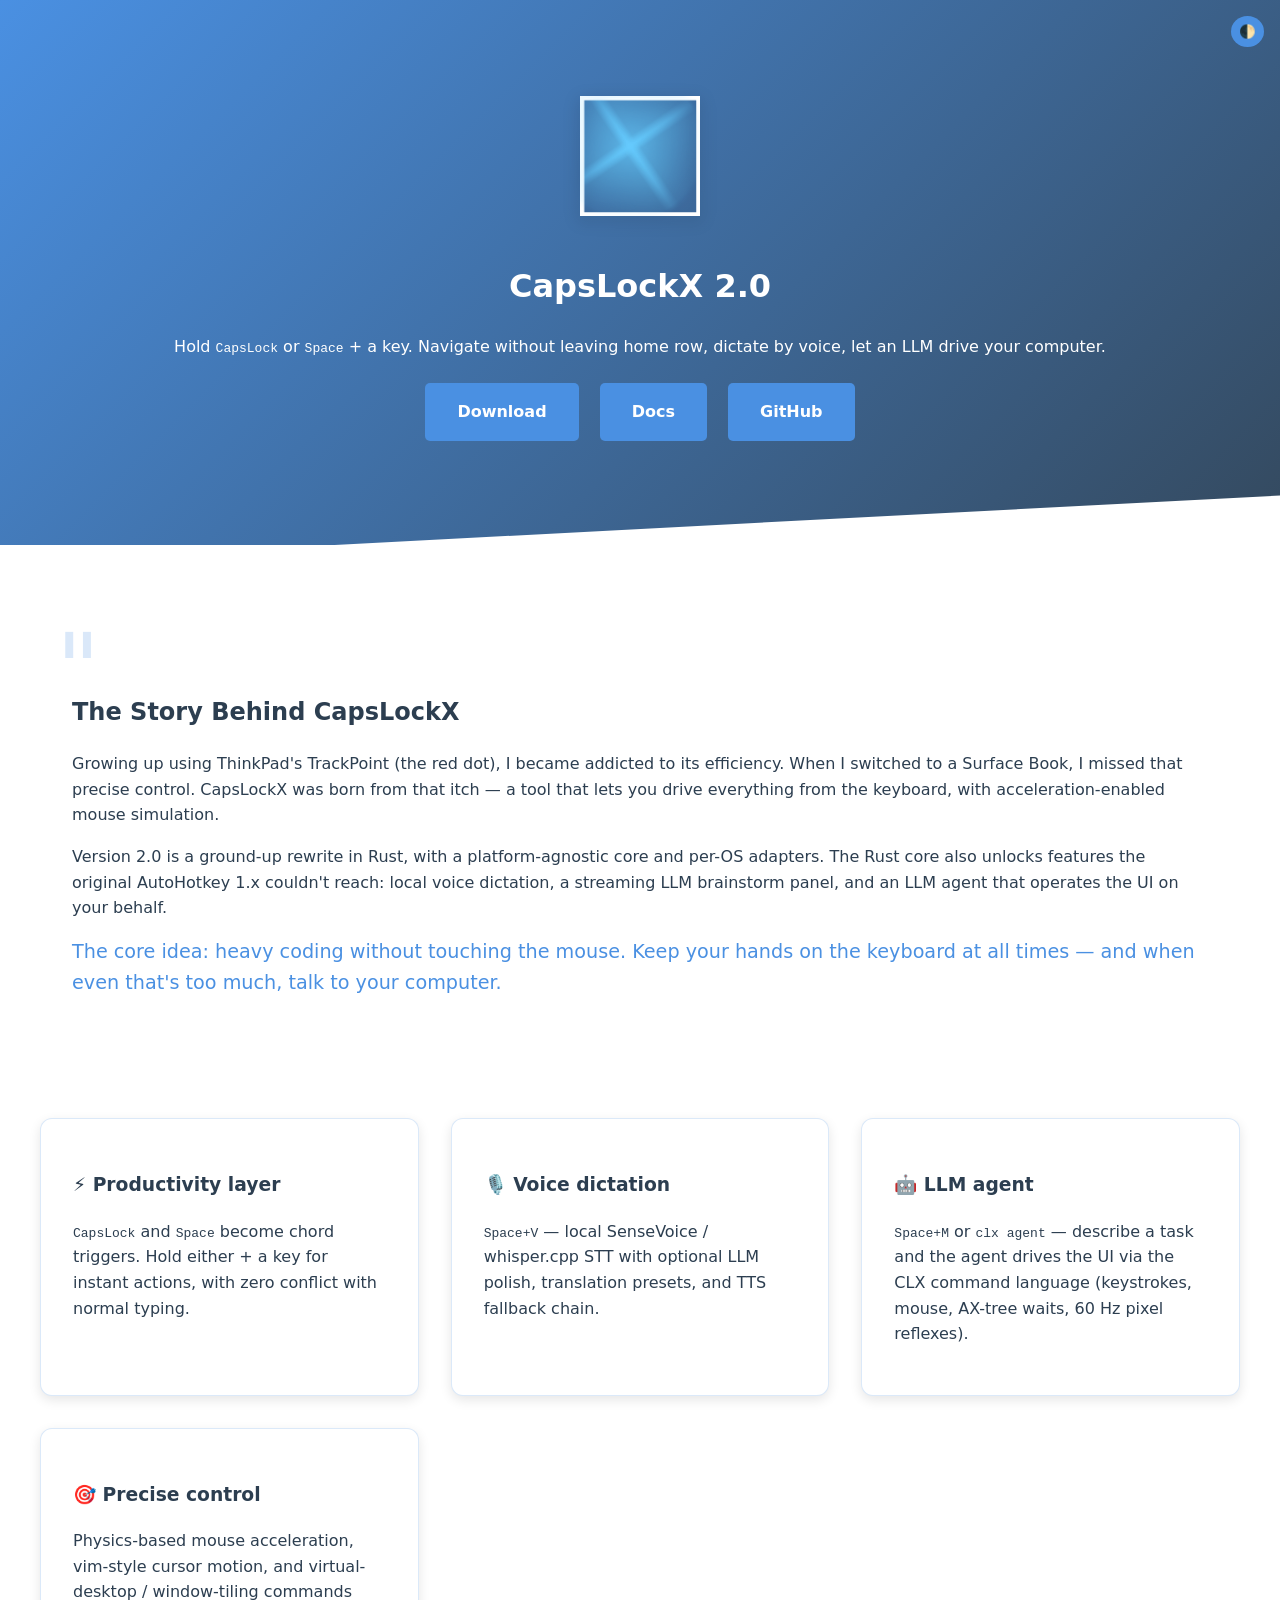
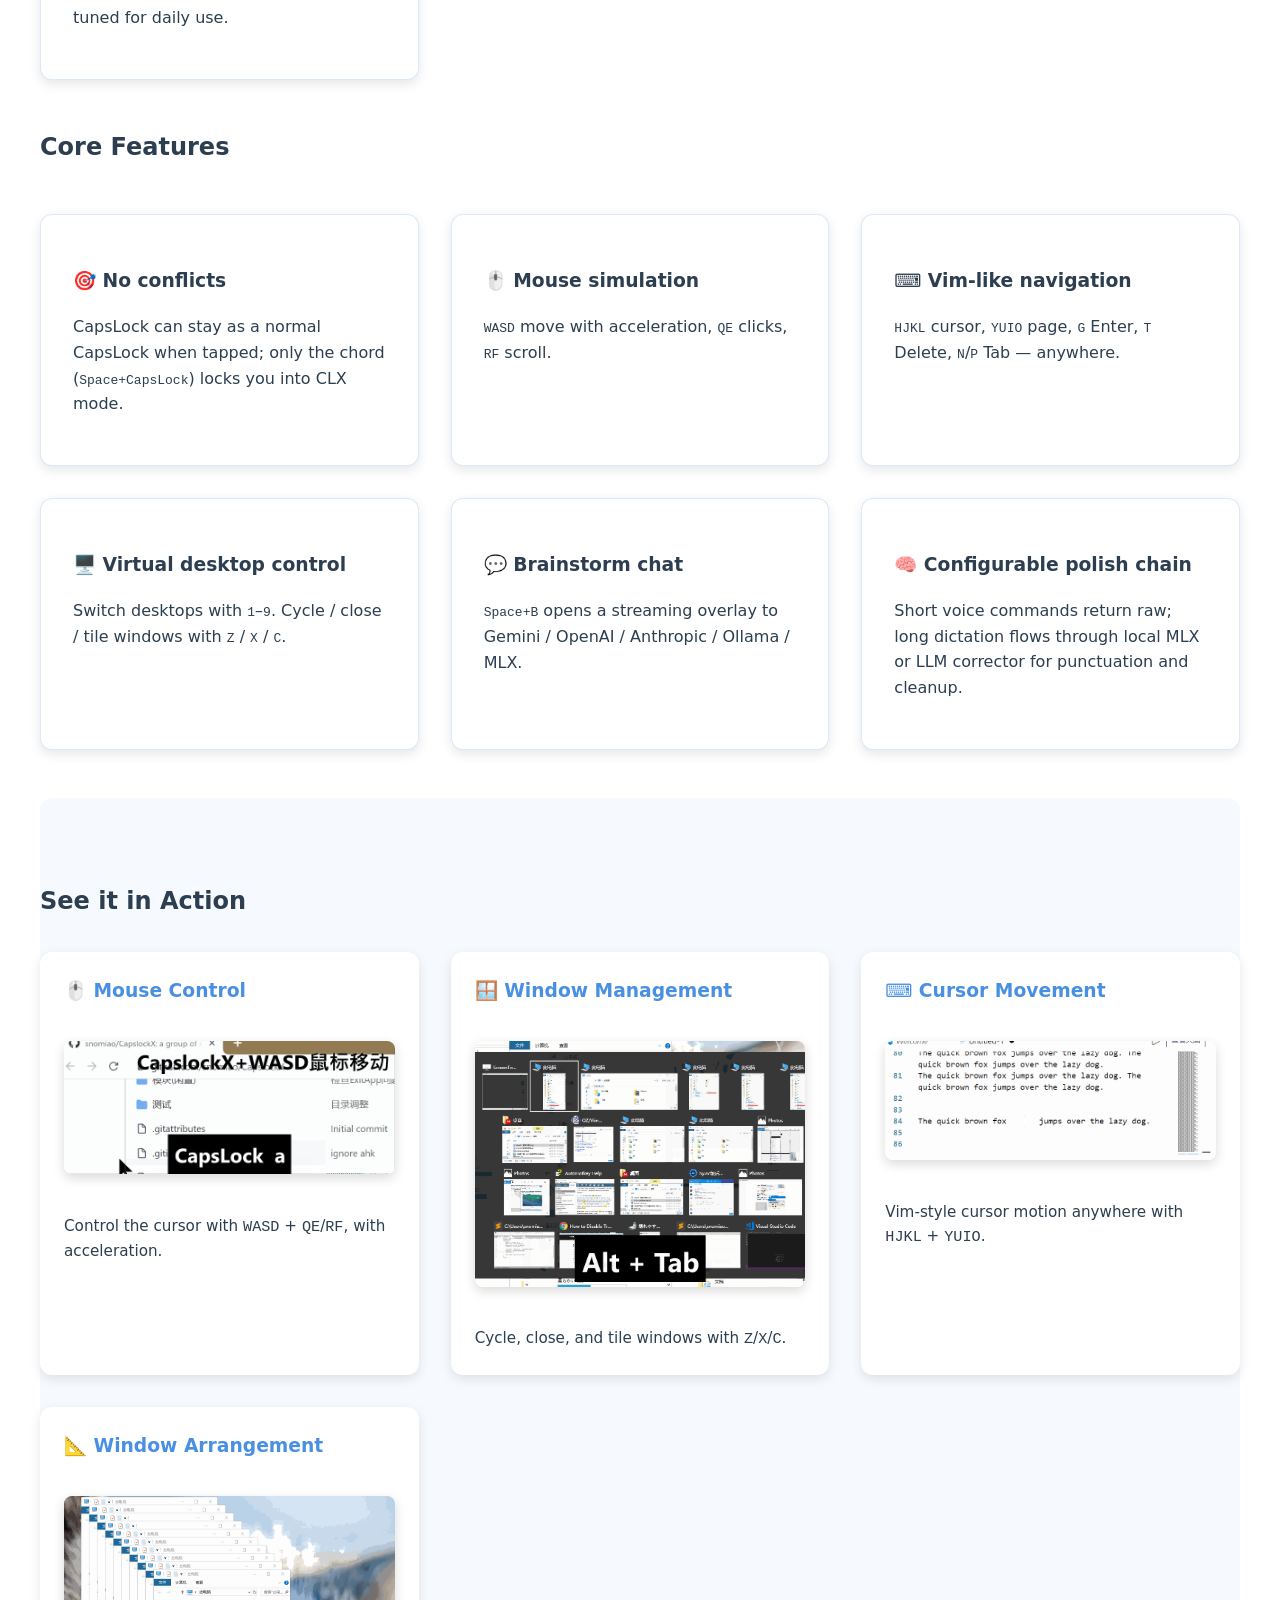
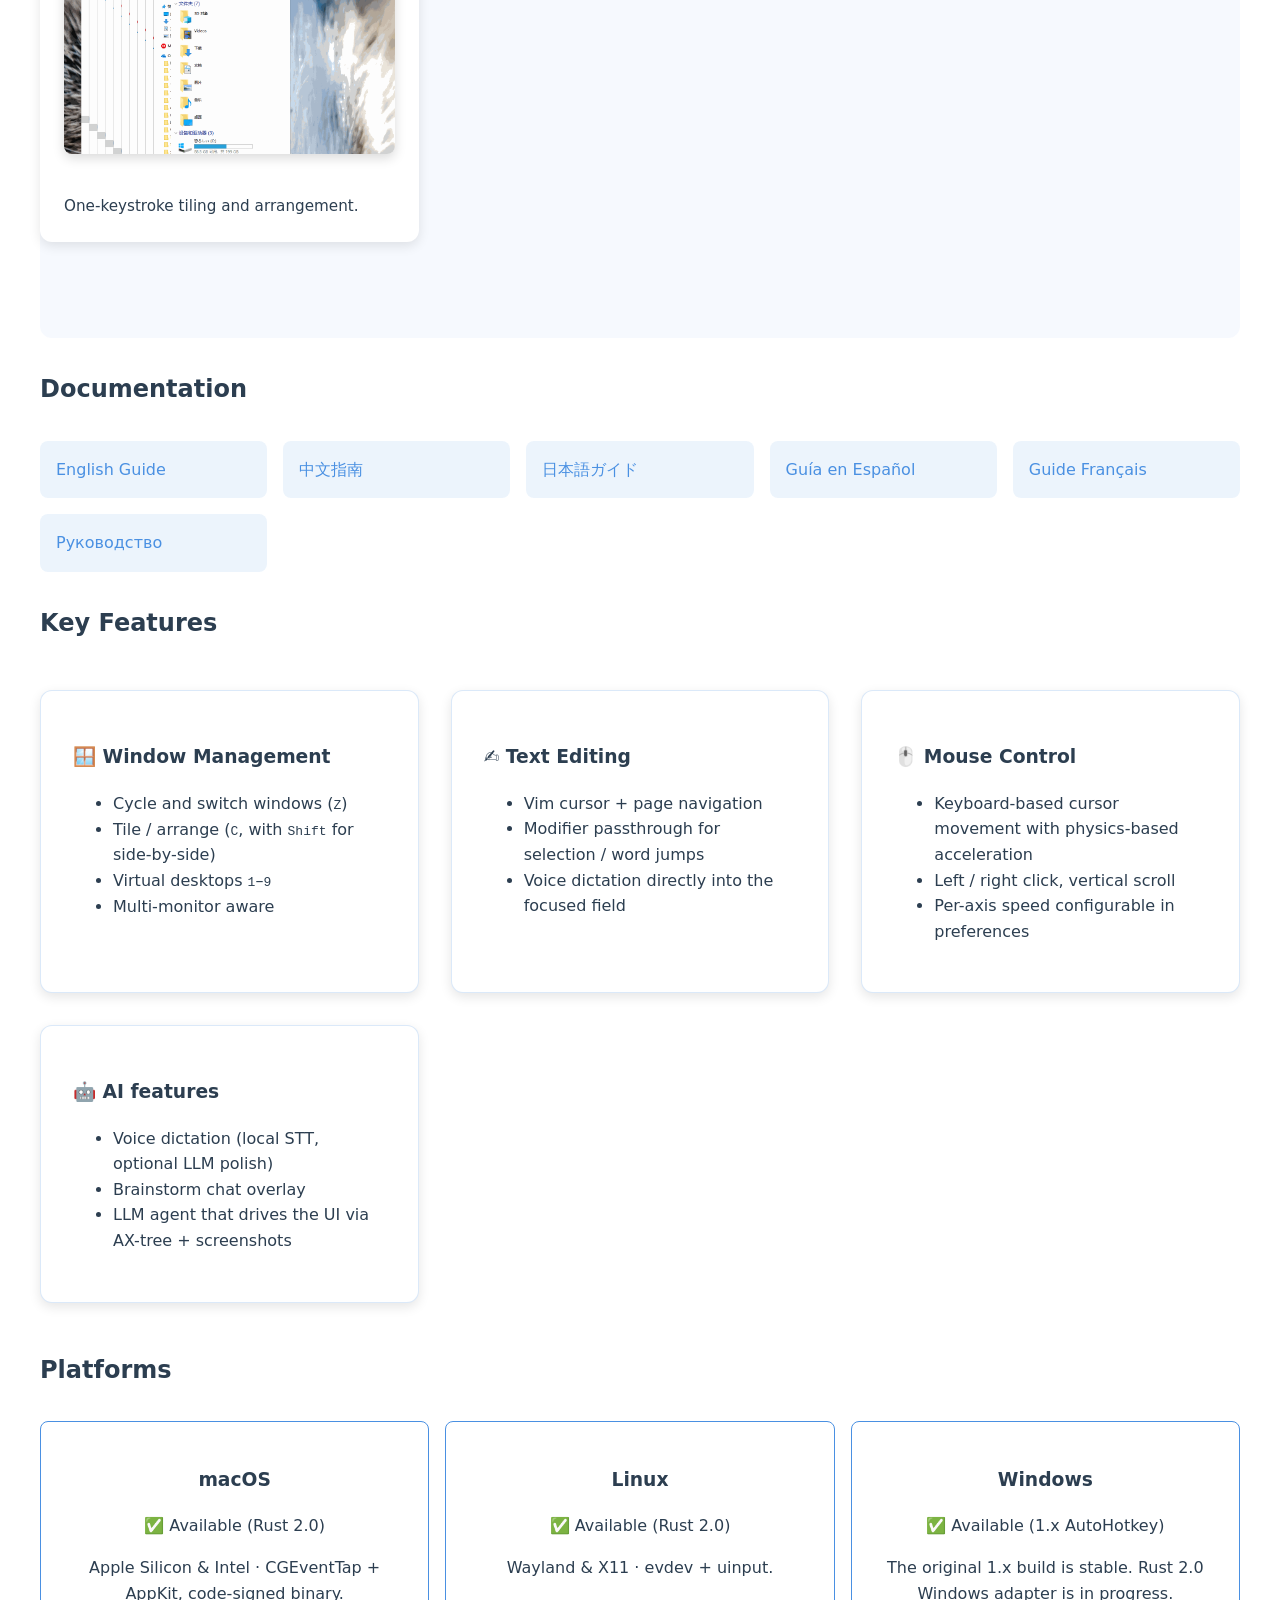
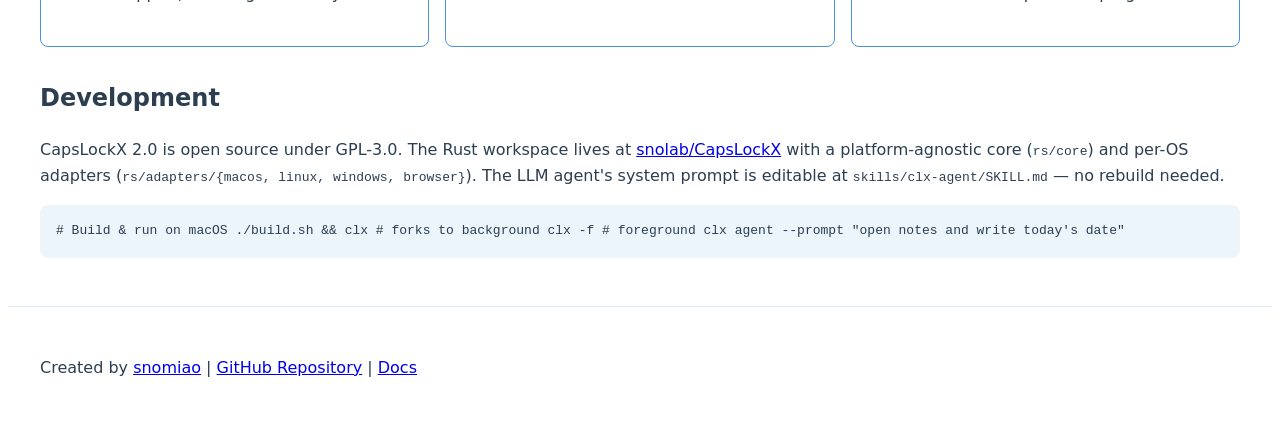
<file: index.html>
<!DOCTYPE html>
<html lang="en">
  <head>
    <meta charset="UTF-8" />
    <meta name="viewport" content="width=device-width, initial-scale=1.0" />
    <meta
      name="description"
      content="CapsLockX 2.0 — a cross-platform keyboard productivity layer in Rust. Hold CapsLock or Space + a key for vim navigation, mouse simulation, window management, voice dictation, and an LLM agent that drives your computer. macOS, Linux, and Windows."
    />
    <meta
      name="keywords"
      content="CapsLockX, keyboard shortcuts, productivity, Rust, voice dictation, LLM agent, vim navigation, window management, macOS, Linux, Windows"
    />
    <title>CapsLockX 2.0 — Keyboard productivity + voice + LLM agent</title>
    <meta property="og:title" content="CapsLockX 2.0 — Keyboard productivity + voice + LLM agent" />
    <meta property="og:description" content="Hold CapsLock or Space + a key. Vim nav, mouse, windows, voice, AI agent. Rust. macOS / Linux / Windows." />
    <meta property="og:type" content="website" />
    <link rel="icon" type="image/png" href="favicon.png" />
    <link rel="stylesheet" href="global.css" />
  </head>
  <body data-theme="light">
    <button class="theme-toggle" onclick="toggleTheme()">🌓</button>

    <div class="hero">
      <img src="favicon.png" alt="CapsLockX Logo" class="hero-logo" />
      <h1>CapsLockX 2.0</h1>
      <p>Hold <code>CapsLock</code> or <code>Space</code> + a key. Navigate without leaving home row, dictate by voice, let an LLM drive your computer.</p>
      <div>
        <a
          href="https://github.com/snolab/CapsLockX/releases/latest"
          class="cta-button"
          >Download</a
        >
        <a href="https://snolab.github.io/CapsLockX/" class="cta-button"
          >Docs</a
        >
        <a href="https://github.com/snolab/CapsLockX" class="cta-button"
          >GitHub</a
        >
      </div>
    </div>

    <div class="container">
      <section class="story-section">
        <h2>The Story Behind CapsLockX</h2>
        <p>
          Growing up using ThinkPad's TrackPoint (the red dot), I became
          addicted to its efficiency. When I switched to a Surface Book, I
          missed that precise control. CapsLockX was born from that itch — a
          tool that lets you drive everything from the keyboard, with
          acceleration-enabled mouse simulation.
        </p>
        <p>
          Version 2.0 is a ground-up rewrite in Rust, with a platform-agnostic
          core and per-OS adapters. The Rust core also unlocks features the
          original AutoHotkey 1.x couldn't reach: local voice dictation, a
          streaming LLM brainstorm panel, and an LLM agent that operates the
          UI on your behalf.
        </p>
        <div class="feature-highlight">
          The core idea: heavy coding without touching the mouse. Keep your
          hands on the keyboard at all times — and when even that's too much,
          talk to your computer.
        </div>
      </section>

      <div class="features">
        <div class="feature-card">
          <h3>⚡ Productivity layer</h3>
          <p>
            <code>CapsLock</code> and <code>Space</code> become chord triggers.
            Hold either + a key for instant actions, with zero conflict with
            normal typing.
          </p>
        </div>
        <div class="feature-card">
          <h3>🎙️ Voice dictation</h3>
          <p>
            <code>Space+V</code> — local SenseVoice / whisper.cpp STT with
            optional LLM polish, translation presets, and TTS fallback chain.
          </p>
        </div>
        <div class="feature-card">
          <h3>🤖 LLM agent</h3>
          <p>
            <code>Space+M</code> or <code>clx agent</code> — describe a task
            and the agent drives the UI via the CLX command language
            (keystrokes, mouse, AX-tree waits, 60 Hz pixel reflexes).
          </p>
        </div>
        <div class="feature-card">
          <h3>🎯 Precise control</h3>
          <p>
            Physics-based mouse acceleration, vim-style cursor motion, and
            virtual-desktop / window-tiling commands tuned for daily use.
          </p>
        </div>
      </div>

      <section>
        <h2>Core Features</h2>
        <div class="features">
          <div class="feature-card">
            <h3>🎯 No conflicts</h3>
            <p>
              CapsLock can stay as a normal CapsLock when tapped; only the
              chord (<code>Space+CapsLock</code>) locks you into CLX mode.
            </p>
          </div>
          <div class="feature-card">
            <h3>🖱️ Mouse simulation</h3>
            <p><code>WASD</code> move with acceleration, <code>QE</code> clicks, <code>RF</code> scroll.</p>
          </div>
          <div class="feature-card">
            <h3>⌨️ Vim-like navigation</h3>
            <p><code>HJKL</code> cursor, <code>YUIO</code> page, <code>G</code> Enter, <code>T</code> Delete, <code>N</code>/<code>P</code> Tab — anywhere.</p>
          </div>
          <div class="feature-card">
            <h3>🖥️ Virtual desktop control</h3>
            <p>Switch desktops with <code>1</code>–<code>9</code>. Cycle / close / tile windows with <code>Z</code> / <code>X</code> / <code>C</code>.</p>
          </div>
          <div class="feature-card">
            <h3>💬 Brainstorm chat</h3>
            <p><code>Space+B</code> opens a streaming overlay to Gemini / OpenAI / Anthropic / Ollama / MLX.</p>
          </div>
          <div class="feature-card">
            <h3>🧠 Configurable polish chain</h3>
            <p>Short voice commands return raw; long dictation flows through local MLX or LLM corrector for punctuation and cleanup.</p>
          </div>
        </div>
      </section>

      <section class="demo-section">
        <h2>See it in Action</h2>
        <div class="demo-grid">
          <div class="demo-item">
            <h3>🖱️ Mouse Control</h3>
            <img
              src="mouse-control.gif"
              alt="Mouse Control Demo"
              class="demo-video"
              loading="lazy"
            />
            <p>Control the cursor with <code>WASD</code> + <code>QE</code>/<code>RF</code>, with acceleration.</p>
          </div>
          <div class="demo-item">
            <h3>🪟 Window Management</h3>
            <img
              src="window-management.gif"
              alt="Window Management Demo"
              class="demo-video"
              loading="lazy"
            />
            <p>Cycle, close, and tile windows with <code>Z</code>/<code>X</code>/<code>C</code>.</p>
          </div>
          <div class="demo-item">
            <h3>⌨️ Cursor Movement</h3>
            <img
              src="cursor-movement.gif"
              alt="Cursor Movement Demo"
              class="demo-video"
              loading="lazy"
            />
            <p>Vim-style cursor motion anywhere with <code>HJKL</code> + <code>YUIO</code>.</p>
          </div>
          <div class="demo-item">
            <h3>📐 Window Arrangement</h3>
            <img
              src="window-arrange.gif"
              alt="Window Arrangement Demo"
              class="demo-video"
              loading="lazy"
            />
            <p>One-keystroke tiling and arrangement.</p>
          </div>
        </div>
      </section>

      <section>
        <h2>Documentation</h2>
        <div class="documentation-grid">
          <a
            href="https://snolab.github.io/CapsLockX/#/./README.en"
            class="doc-link"
            >English Guide</a
          >
          <a
            href="https://snolab.github.io/CapsLockX/#/./README.zh"
            class="doc-link"
            >中文指南</a
          >
          <a
            href="https://snolab.github.io/CapsLockX/#/./README.ja"
            class="doc-link"
            >日本語ガイド</a
          >
          <a
            href="https://snolab.github.io/CapsLockX/#/./README.es"
            class="doc-link"
            >Guía en Español</a
          >
          <a
            href="https://snolab.github.io/CapsLockX/#/./README.fr"
            class="doc-link"
            >Guide Français</a
          >
          <a
            href="https://snolab.github.io/CapsLockX/#/./README.ru"
            class="doc-link"
            >Руководство</a
          >
        </div>
      </section>

      <section>
        <h2>Key Features</h2>
        <div class="features">
          <div class="feature-card">
            <h3>🪟 Window Management</h3>
            <ul>
              <li>Cycle and switch windows (<code>Z</code>)</li>
              <li>Tile / arrange (<code>C</code>, with <code>Shift</code> for side-by-side)</li>
              <li>Virtual desktops <code>1</code>–<code>9</code></li>
              <li>Multi-monitor aware</li>
            </ul>
          </div>
          <div class="feature-card">
            <h3>✍️ Text Editing</h3>
            <ul>
              <li>Vim cursor + page navigation</li>
              <li>Modifier passthrough for selection / word jumps</li>
              <li>Voice dictation directly into the focused field</li>
            </ul>
          </div>
          <div class="feature-card">
            <h3>🖱️ Mouse Control</h3>
            <ul>
              <li>Keyboard-based cursor movement with physics-based acceleration</li>
              <li>Left / right click, vertical scroll</li>
              <li>Per-axis speed configurable in preferences</li>
            </ul>
          </div>
          <div class="feature-card">
            <h3>🤖 AI features</h3>
            <ul>
              <li>Voice dictation (local STT, optional LLM polish)</li>
              <li>Brainstorm chat overlay</li>
              <li>LLM agent that drives the UI via AX-tree + screenshots</li>
            </ul>
          </div>
        </div>
      </section>

      <section>
        <h2>Platforms</h2>
        <div class="platform-support">
          <div class="platform-card">
            <h3>macOS</h3>
            <p>✅ Available (Rust 2.0)</p>
            <p>Apple Silicon &amp; Intel · CGEventTap + AppKit, code-signed binary.</p>
          </div>
          <div class="platform-card">
            <h3>Linux</h3>
            <p>✅ Available (Rust 2.0)</p>
            <p>Wayland &amp; X11 · evdev + uinput.</p>
          </div>
          <div class="platform-card">
            <h3>Windows</h3>
            <p>✅ Available (1.x AutoHotkey)</p>
            <p>The original 1.x build is stable. Rust 2.0 Windows adapter is in progress.</p>
          </div>
        </div>
      </section>

      <section>
        <h2>Development</h2>
        <p>
          CapsLockX 2.0 is open source under GPL-3.0. The Rust workspace lives
          at
          <a href="https://github.com/snolab/CapsLockX">snolab/CapsLockX</a>
          with a platform-agnostic core
          (<code>rs/core</code>) and per-OS adapters
          (<code>rs/adapters/{macos, linux, windows, browser}</code>). The
          LLM agent's system prompt is editable at
          <code>skills/clx-agent/SKILL.md</code> — no rebuild needed.
        </p>
        <div class="code-snippet">
          # Build &amp; run on macOS
          ./build.sh && clx           # forks to background
          clx -f                      # foreground
          clx agent --prompt "open notes and write today's date"
        </div>
      </section>
    </div>

    <footer class="container">
      <p>
        Created by <a href="https://github.com/snomiao">snomiao</a> |
        <a href="https://github.com/snolab/CapsLockX">GitHub Repository</a> |
        <a href="https://snolab.github.io/CapsLockX/">Docs</a>
      </p>
    </footer>

    <script>
      function toggleTheme() {
        const body = document.body;
        const currentTheme = body.getAttribute("data-theme");
        const newTheme = currentTheme === "light" ? "dark" : "light";
        body.setAttribute("data-theme", newTheme);
      }

      // Add smooth scrolling for slide navigation
      document.querySelectorAll('a[href^="#"]').forEach((anchor) => {
        anchor.addEventListener("click", function (e) {
          e.preventDefault();
          document.querySelector(this.getAttribute("href")).scrollIntoView({
            behavior: "smooth",
          });
        });
      });
    </script>
  </body>
</html>
</file>
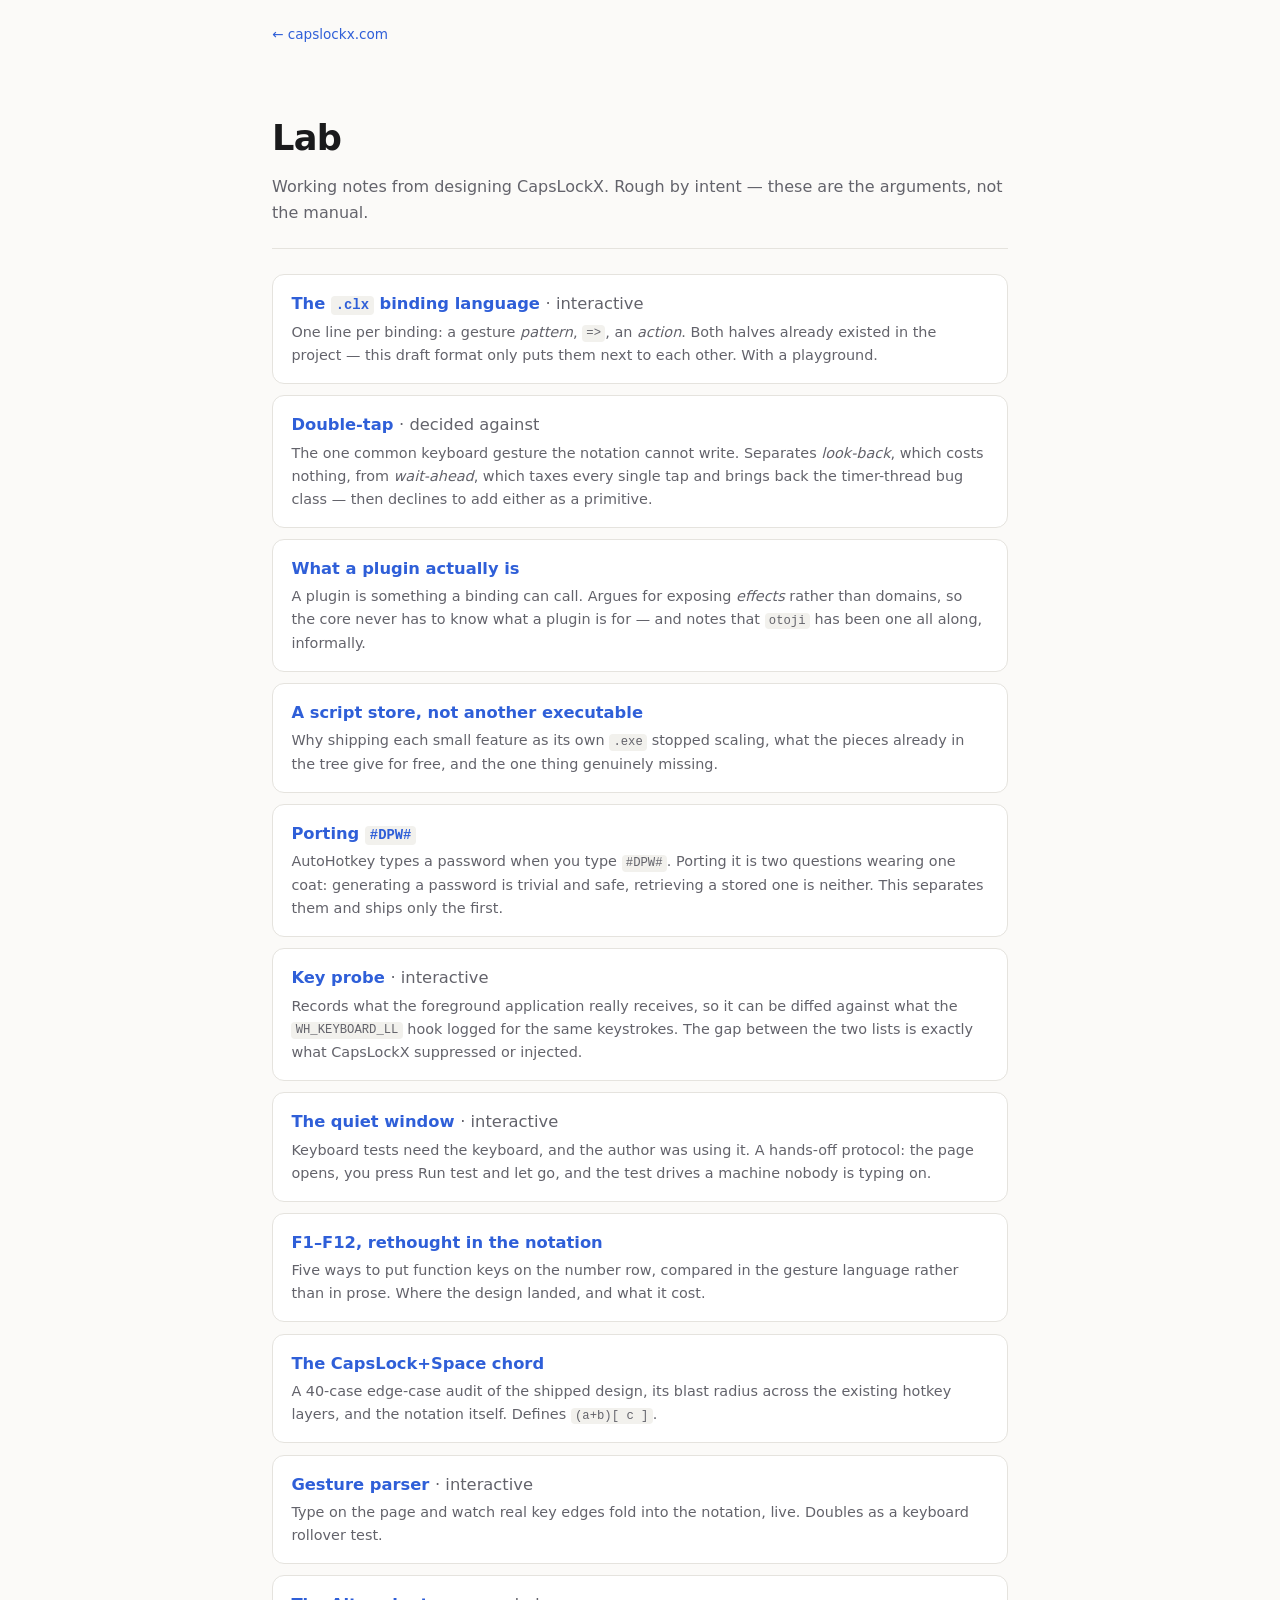
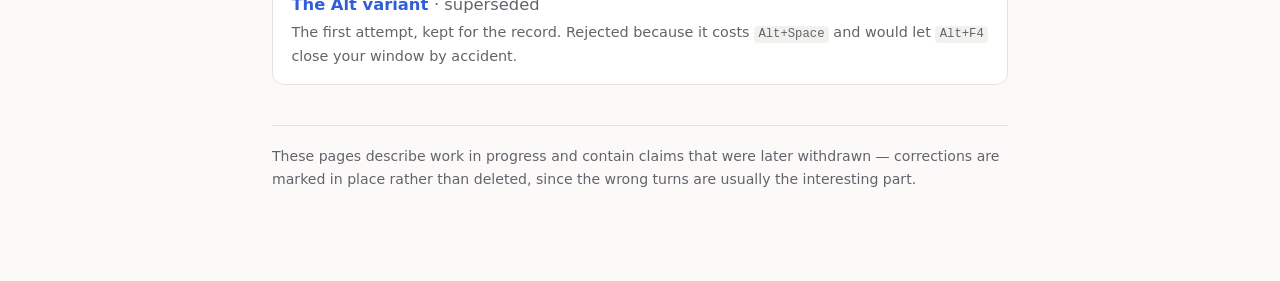
<file: lab/index.html>
<!doctype html>
<html lang="en">
<head>
<meta charset="utf-8">
<meta name="viewport" content="width=device-width,initial-scale=1">
<title>CapsLockX Lab</title>
<meta name="description" content="Working notes from CapsLockX design: the binding language and plugin contract, edge-case audits, the gesture notation, and live keystroke tools.">
<meta name="robots" content="noindex">
<link rel="icon" type="image/png" href="/favicon.png">
<style>
:root{
  --bg:#fbfaf8; --panel:#ffffff; --ink:#1a1a1c; --muted:#63636b; --line:#e5e3de;
  --accent:#2f5fd8; --code-bg:#f2f1ed;
}
@media (prefers-color-scheme:dark){:root:not([data-theme="light"]){
  --bg:#131316; --panel:#1a1a1e; --ink:#e9e8e6; --muted:#9b9aa2; --line:#2c2c33;
  --accent:#8fb0ff; --code-bg:#232329;}}
:root[data-theme="dark"]{
  --bg:#131316; --panel:#1a1a1e; --ink:#e9e8e6; --muted:#9b9aa2; --line:#2c2c33;
  --accent:#8fb0ff; --code-bg:#232329;}
*{box-sizing:border-box}
body{background:var(--bg);color:var(--ink);margin:0;padding:0 1.25rem 5rem;
  font:16px/1.6 ui-sans-serif,system-ui,-apple-system,"Segoe UI",sans-serif}
.wrap{max-width:46rem;margin:0 auto}
header{padding:4rem 0 1.4rem;border-bottom:1px solid var(--line)}
h1{font-size:clamp(1.6rem,4vw,2.2rem);margin:0 0 .5rem;letter-spacing:-.02em}
.sub{color:var(--muted);margin:0}
.back{font-size:.85rem;color:var(--muted);padding-top:1.5rem;margin:0}
ul{list-style:none;padding:0;margin:1.6rem 0}
li{margin:.7rem 0}
a.card{display:block;background:var(--panel);border:1px solid var(--line);
  border-radius:12px;padding:1rem 1.15rem;text-decoration:none;color:inherit;
  transition:border-color .15s,transform .15s}
a.card:hover{border-color:var(--accent);transform:translateY(-1px)}
a.card .t{font-weight:650;font-size:1.02rem;color:var(--accent)}
a.card .d{color:var(--muted);font-size:.9rem;margin-top:.2rem}
code{font-family:ui-monospace,"Cascadia Mono",Consolas,monospace;
  background:var(--code-bg);padding:.1em .35em;border-radius:4px;font-size:.85em}
.note{color:var(--muted);font-size:.88rem;border-top:1px solid var(--line);
  margin-top:2.5rem;padding-top:1.2rem}
</style>
</head>
<body>
<div class="wrap">
<p class="back"><a href="/" style="color:var(--accent);text-decoration:none">&larr; capslockx.com</a></p>

<header>
  <h1>Lab</h1>
  <p class="sub">Working notes from designing CapsLockX. Rough by intent &mdash; these are the arguments, not the manual.</p>
</header>

<ul>
  <li><a class="card" href="/lab/clx-lang/">
    <div class="t">The <code>.clx</code> binding language <span style="font-weight:400;color:var(--muted)">&middot; interactive</span></div>
    <div class="d">One line per binding: a gesture <em>pattern</em>, <code>=&gt;</code>, an <em>action</em>. Both halves already existed in the project &mdash; this draft format only puts them next to each other. With a playground.</div>
  </a></li>

  <li><a class="card" href="/lab/double-tap/">
    <div class="t">Double-tap <span style="font-weight:400;color:var(--muted)">&middot; decided against</span></div>
    <div class="d">The one common keyboard gesture the notation cannot write. Separates <em>look-back</em>, which costs nothing, from <em>wait-ahead</em>, which taxes every single tap and brings back the timer-thread bug class &mdash; then declines to add either as a primitive.</div>
  </a></li>

  <li><a class="card" href="/lab/plugins/">
    <div class="t">What a plugin actually is</div>
    <div class="d">A plugin is something a binding can call. Argues for exposing <em>effects</em> rather than domains, so the core never has to know what a plugin is for &mdash; and notes that <code>otoji</code> has been one all along, informally.</div>
  </a></li>

  <li><a class="card" href="/lab/script-store/">
    <div class="t">A script store, not another executable</div>
    <div class="d">Why shipping each small feature as its own <code>.exe</code> stopped scaling, what the pieces already in the tree give for free, and the one thing genuinely missing.</div>
  </a></li>

  <li><a class="card" href="/lab/dpw-plugin/">
    <div class="t">Porting <code>#DPW#</code></div>
    <div class="d">AutoHotkey types a password when you type <code>#DPW#</code>. Porting it is two questions wearing one coat: generating a password is trivial and safe, retrieving a stored one is neither. This separates them and ships only the first.</div>
  </a></li>

  <li><a class="card" href="/lab/key-probe/">
    <div class="t">Key probe <span style="font-weight:400;color:var(--muted)">&middot; interactive</span></div>
    <div class="d">Records what the foreground application really receives, so it can be diffed against what the <code>WH_KEYBOARD_LL</code> hook logged for the same keystrokes. The gap between the two lists is exactly what CapsLockX suppressed or injected.</div>
  </a></li>

  <li><a class="card" href="/lab/quiet-window/">
    <div class="t">The quiet window <span style="font-weight:400;color:var(--muted)">&middot; interactive</span></div>
    <div class="d">Keyboard tests need the keyboard, and the author was using it. A hands-off protocol: the page opens, you press Run test and let go, and the test drives a machine nobody is typing on.</div>
  </a></li>

  <li><a class="card" href="/lab/fn-row-rethink/">
    <div class="t">F1&ndash;F12, rethought in the notation</div>
    <div class="d">Five ways to put function keys on the number row, compared in the gesture language rather than in prose. Where the design landed, and what it cost.</div>
  </a></li>

  <li><a class="card" href="/lab/chord-fn-row/">
    <div class="t">The CapsLock+Space chord</div>
    <div class="d">A 40-case edge-case audit of the shipped design, its blast radius across the existing hotkey layers, and the notation itself. Defines <code>(a+b)[ c ]</code>.</div>
  </a></li>

  <li><a class="card" href="/lab/gesture-parser/">
    <div class="t">Gesture parser <span style="font-weight:400;color:var(--muted)">&middot; interactive</span></div>
    <div class="d">Type on the page and watch real key edges fold into the notation, live. Doubles as a keyboard rollover test.</div>
  </a></li>

  <li><a class="card" href="/lab/alt-fn-row/">
    <div class="t">The Alt variant <span style="font-weight:400;color:var(--muted)">&middot; superseded</span></div>
    <div class="d">The first attempt, kept for the record. Rejected because it costs <code>Alt+Space</code> and would let <code>Alt+F4</code> close your window by accident.</div>
  </a></li>
</ul>

<p class="note">
  These pages describe work in progress and contain claims that were later
  withdrawn &mdash; corrections are marked in place rather than deleted, since the
  wrong turns are usually the interesting part.
</p>
</div>
</body>
</html>
</file>
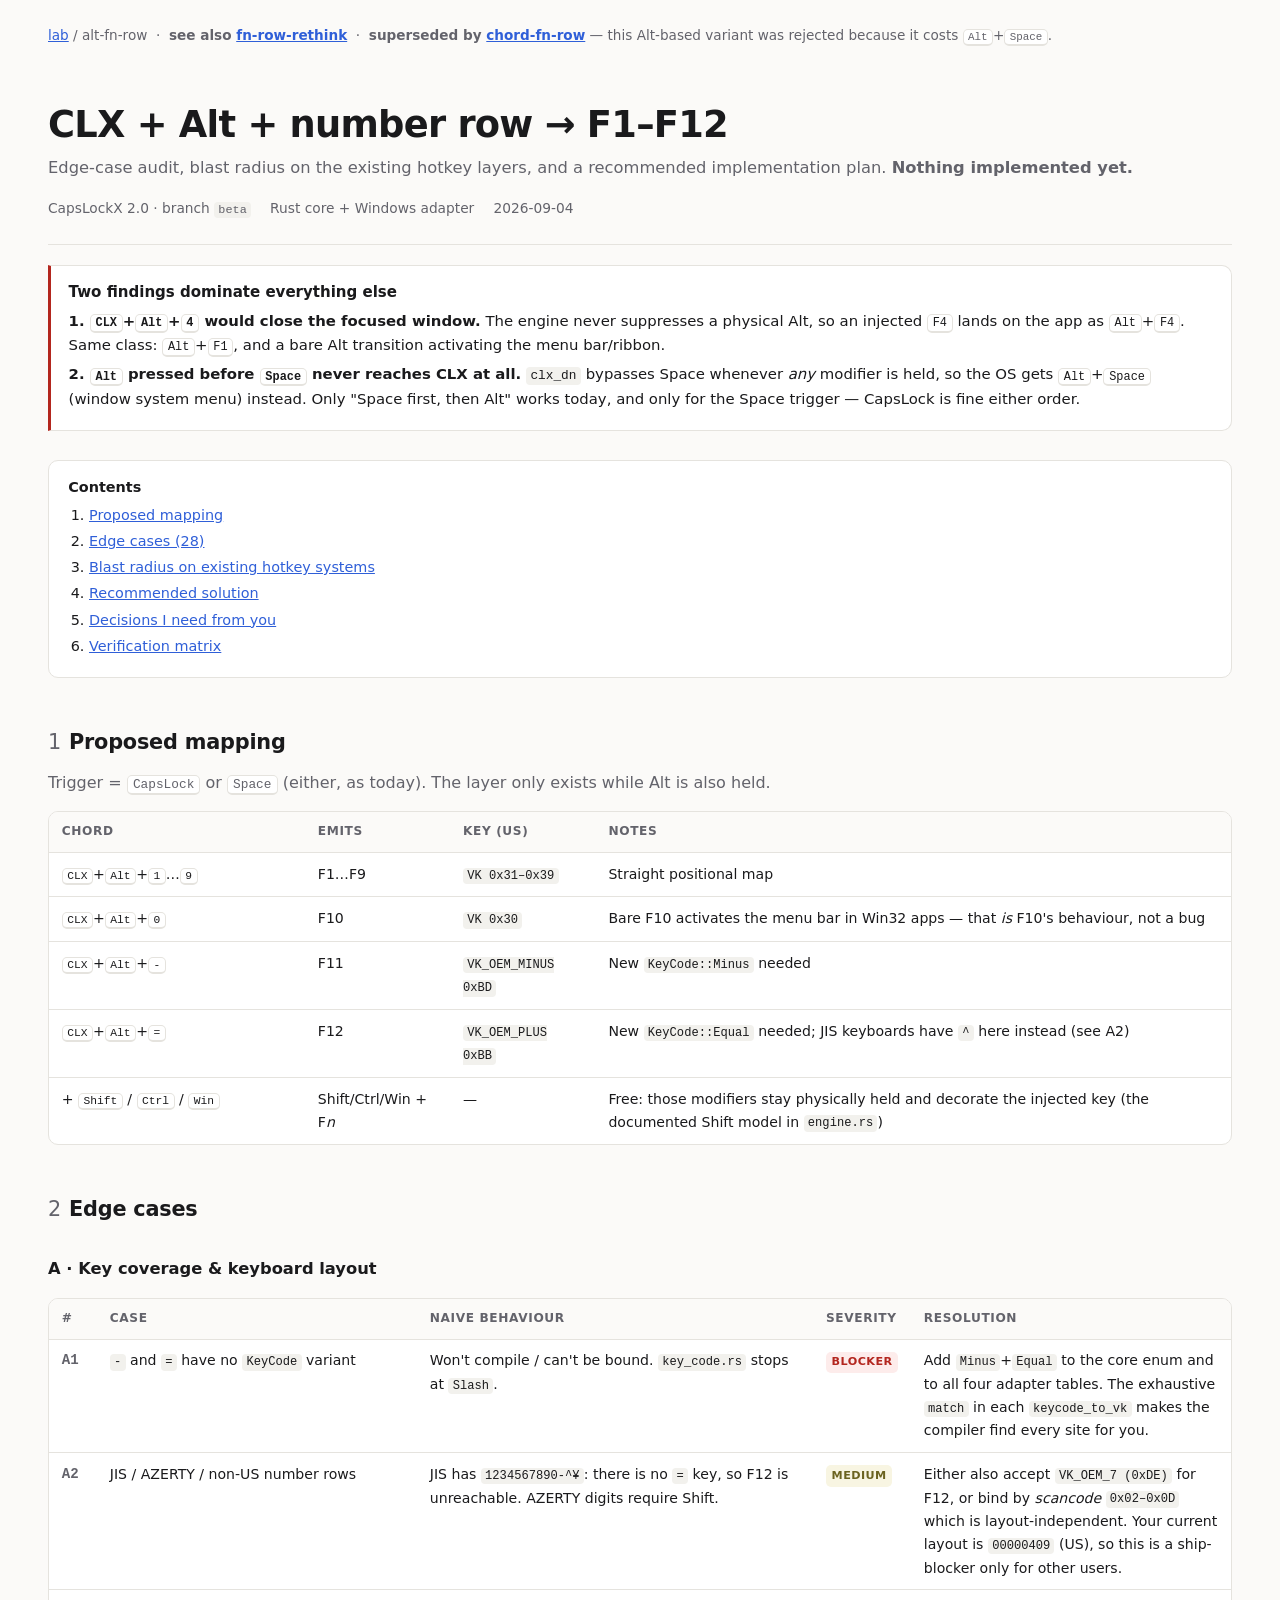
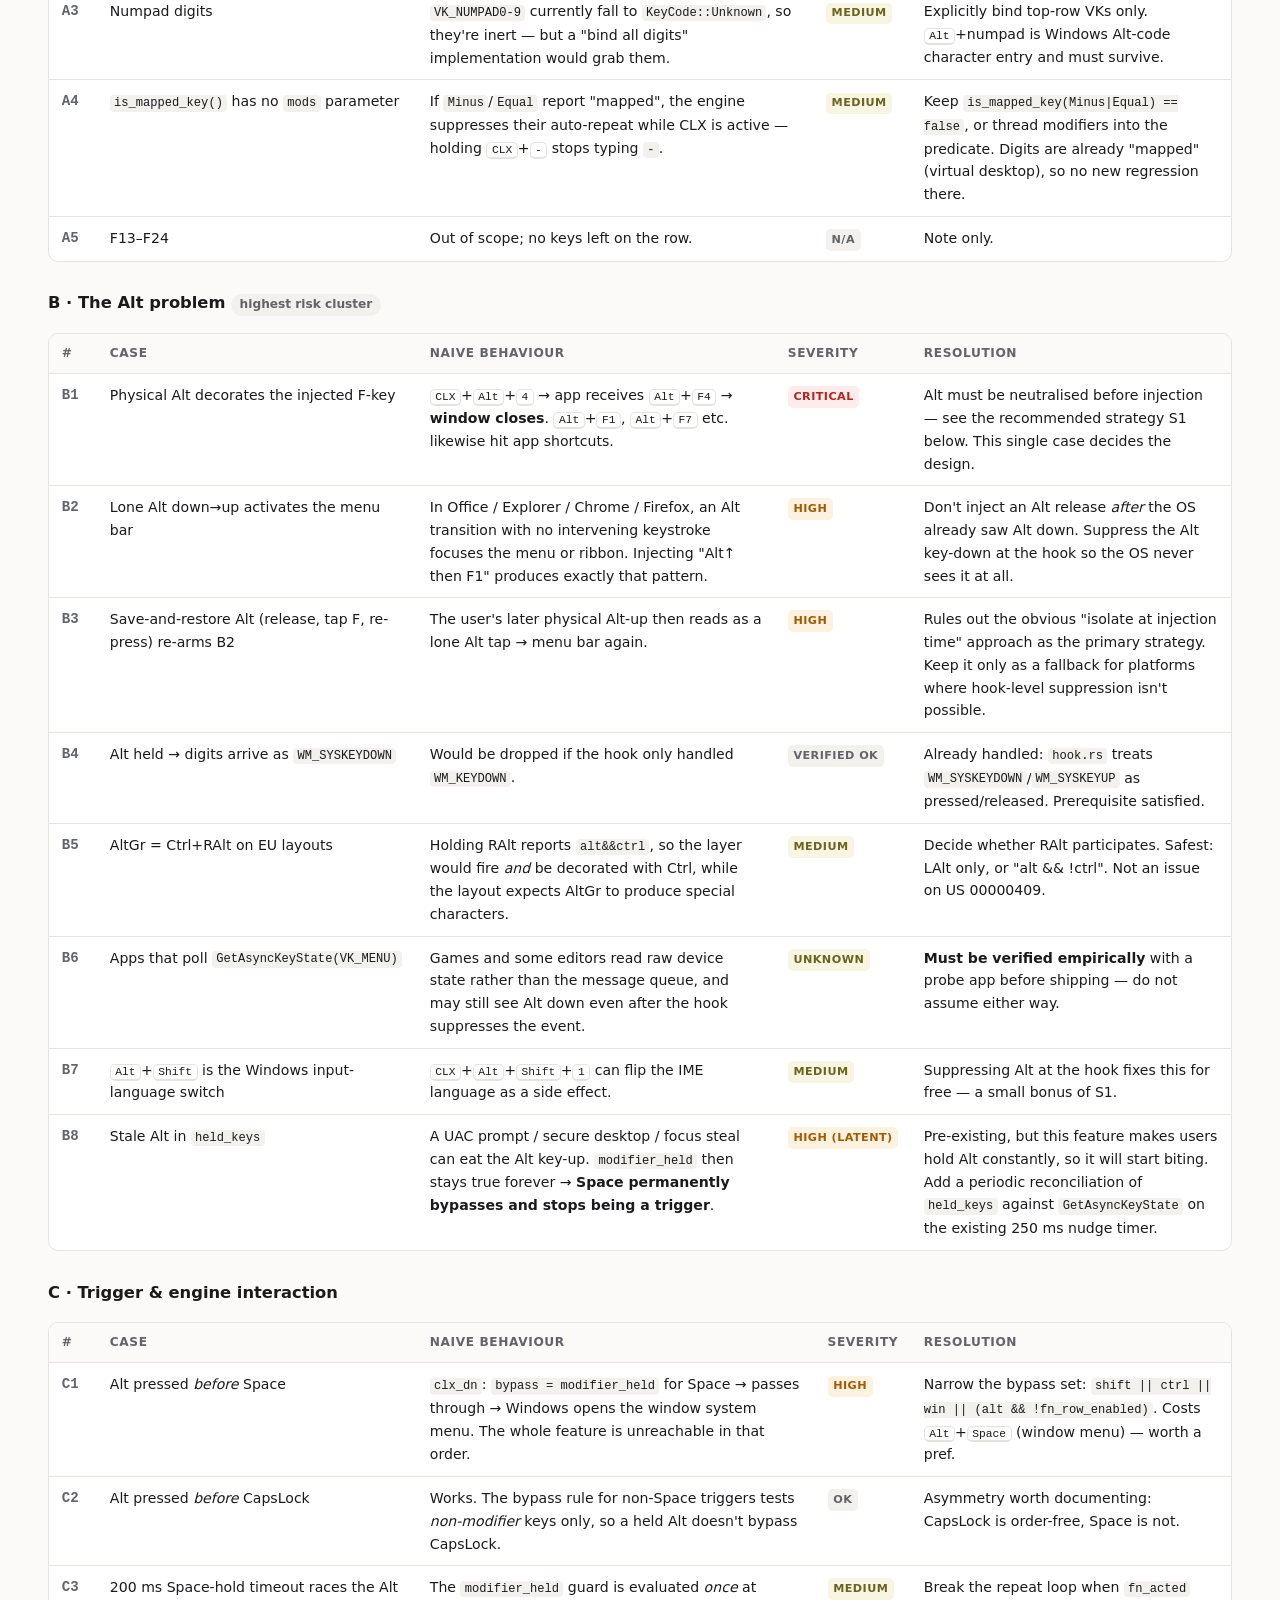
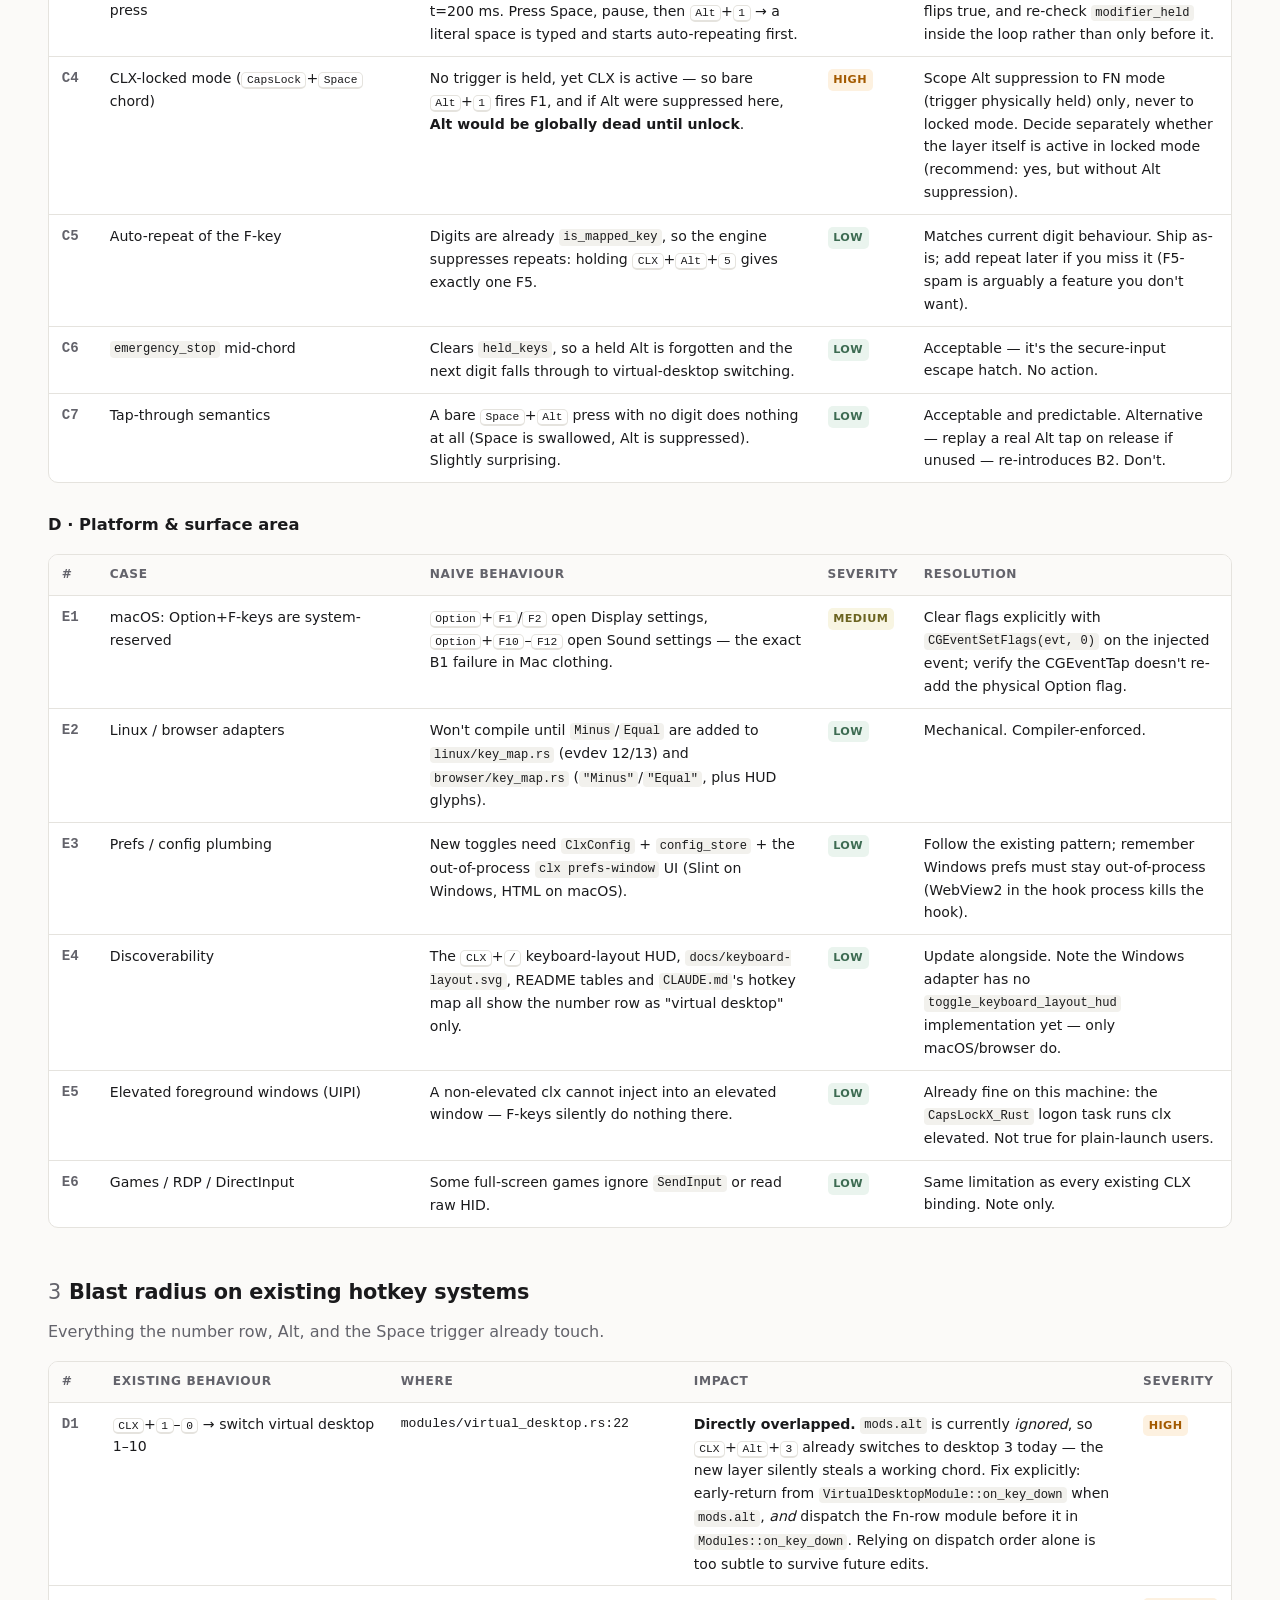
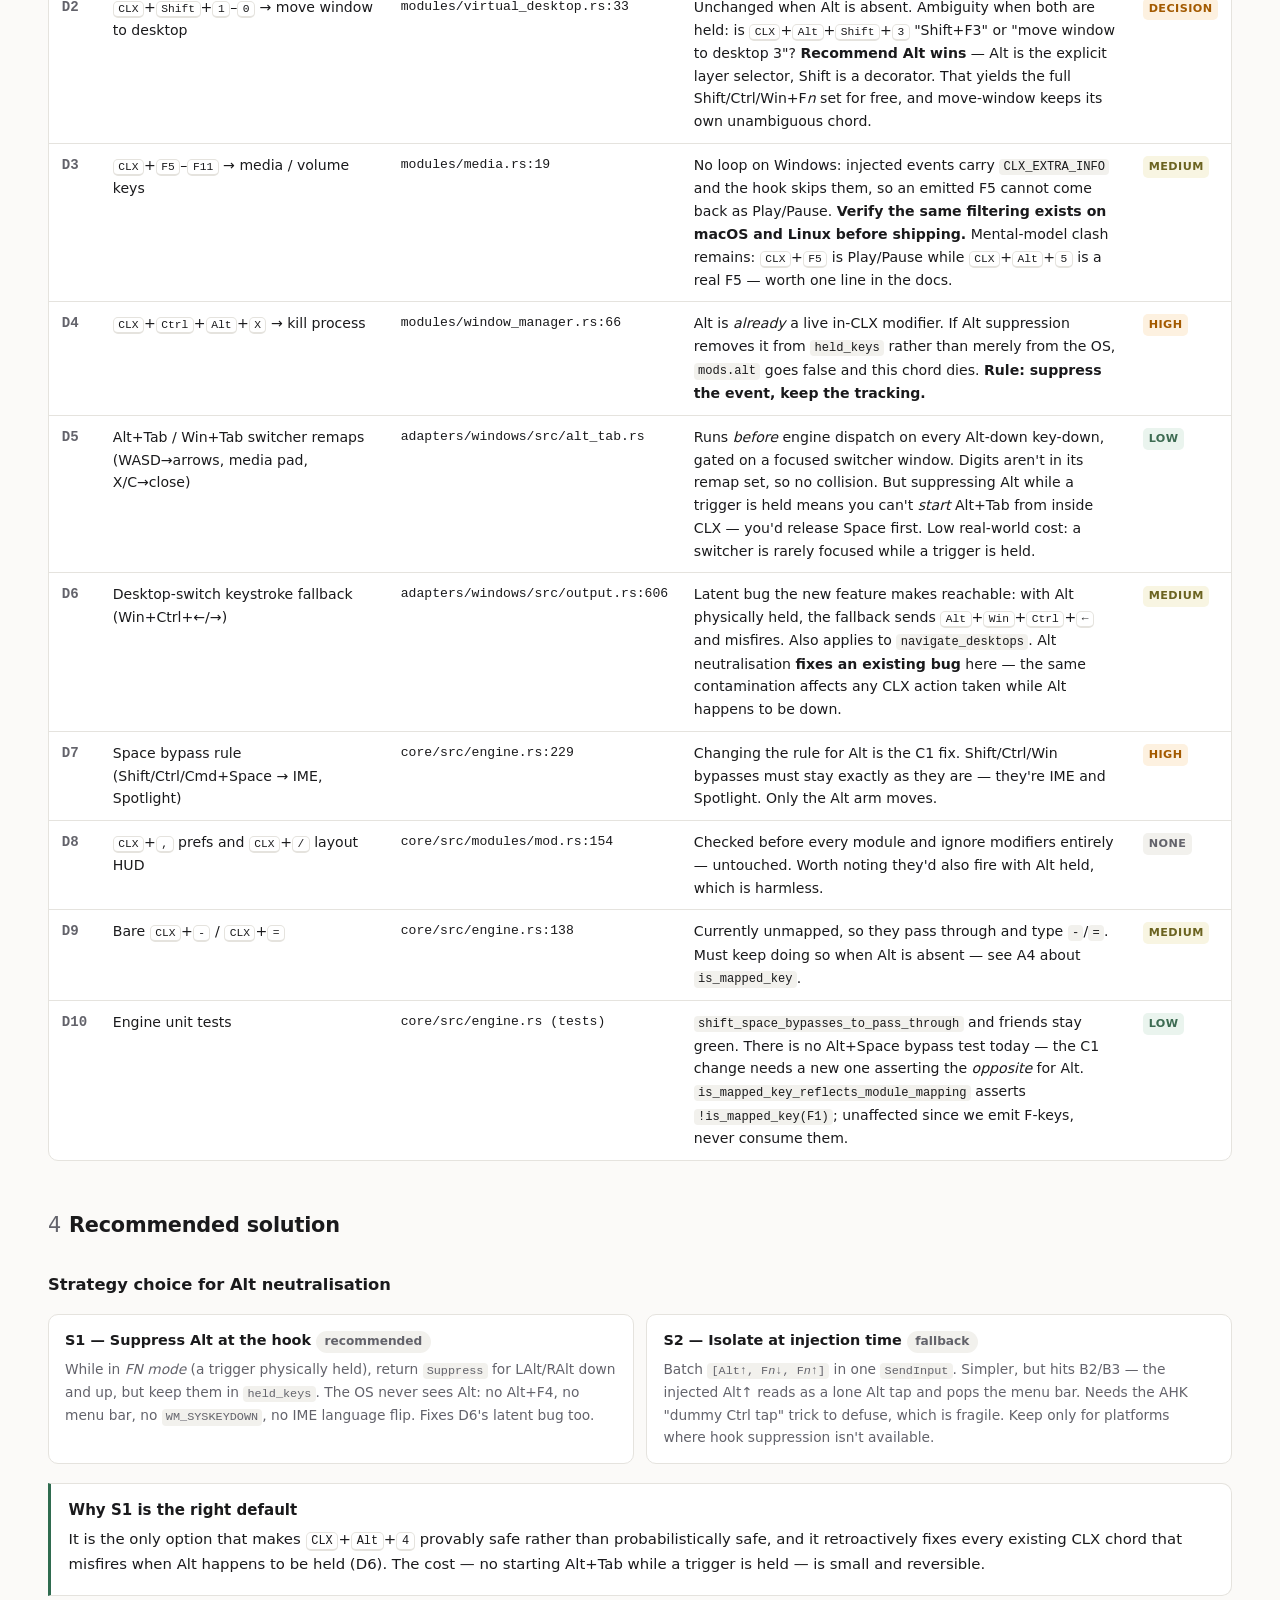
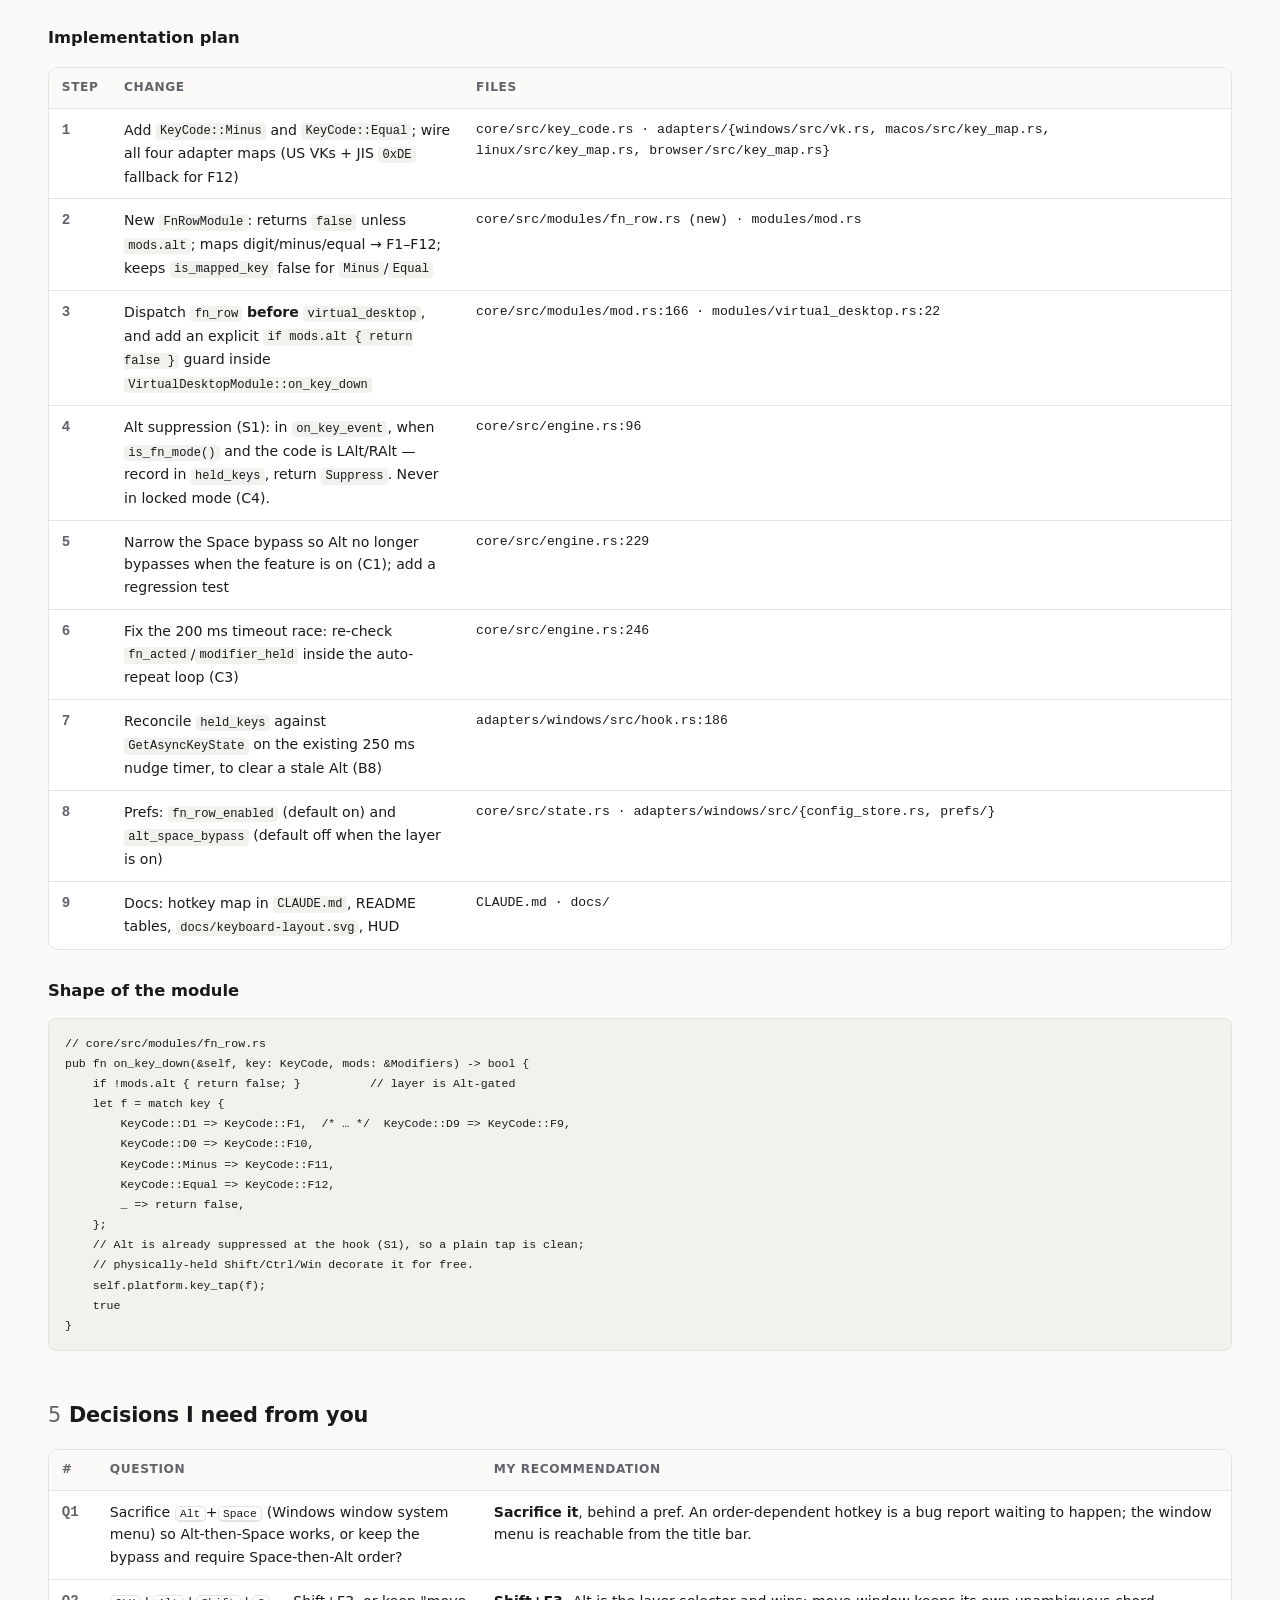
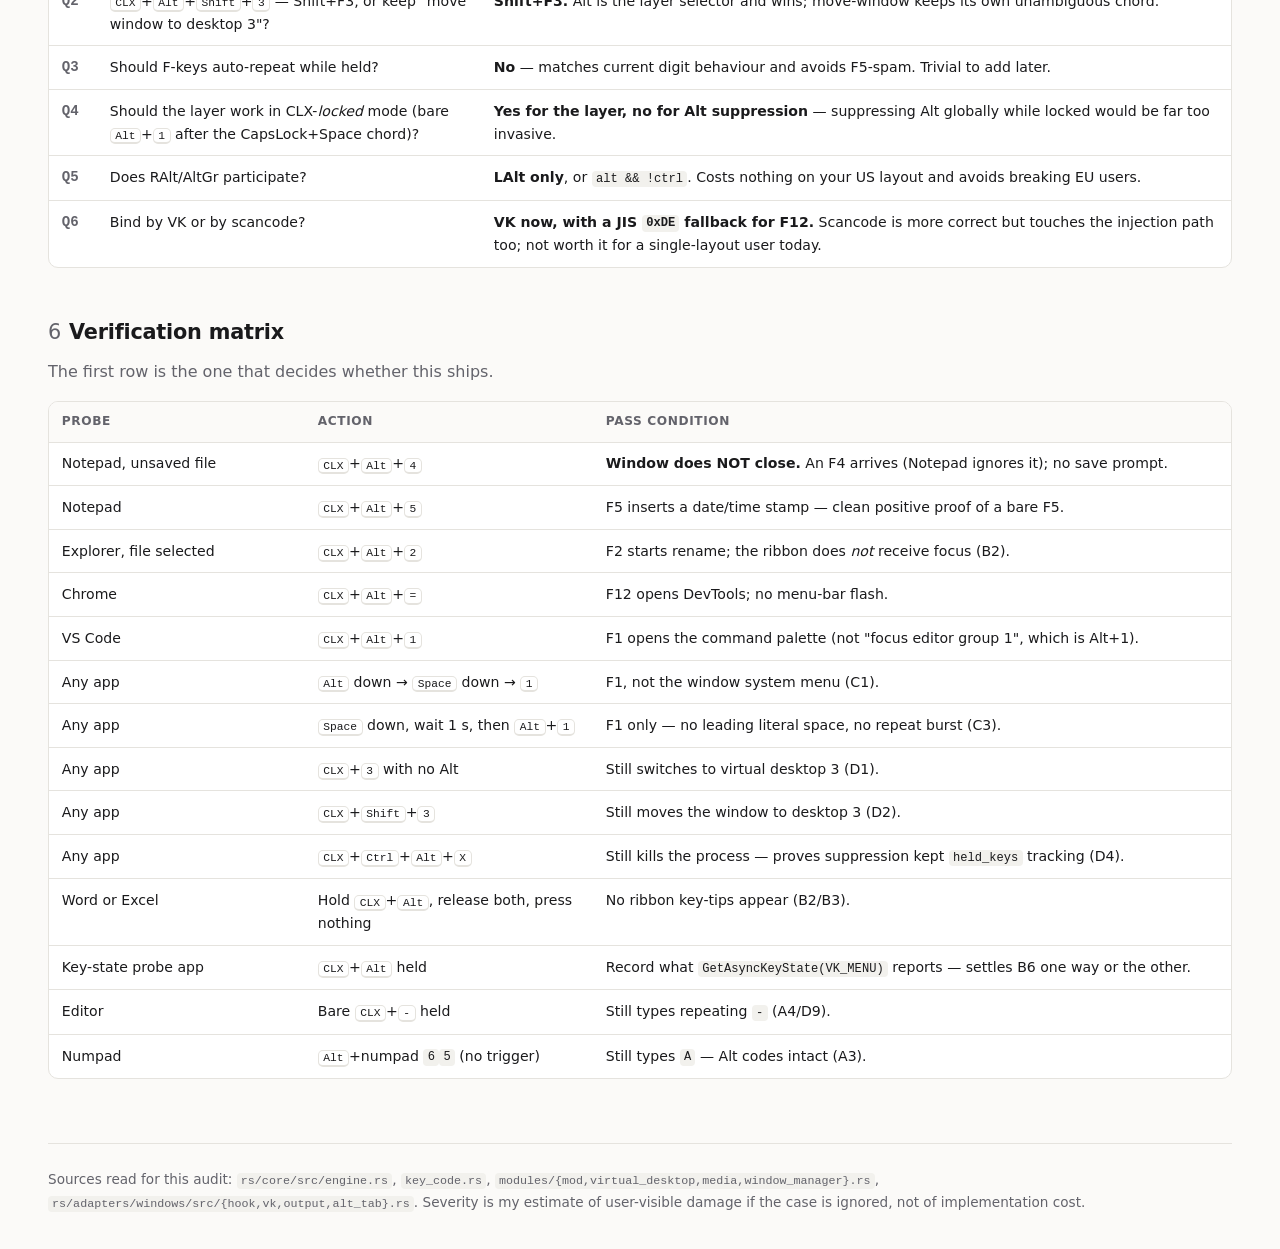
<file: lab/alt-fn-row/index.html>
<!doctype html>
<html lang="en">
<head>
<meta charset="utf-8">
<meta name="viewport" content="width=device-width,initial-scale=1">
<meta name="robots" content="noindex">
<title>CLX+Alt+Number Row → F1–F12 · Design Review</title>
<style>
:root{
  --bg:#fbfaf8; --panel:#ffffff; --ink:#1a1a1c; --muted:#63636b; --line:#e5e3de;
  --accent:#2f5fd8; --code-bg:#f2f1ed;
  --crit:#b3261e; --crit-bg:#fdeceb; --high:#a35a00; --high-bg:#fdf1e0;
  --med:#6b6320; --med-bg:#f8f5e2; --low:#3d6b52; --low-bg:#eaf4ee;
  --ok:#2f6b4f;
}
@media (prefers-color-scheme:dark){
  :root:not([data-theme="light"]){
    --bg:#131316; --panel:#1a1a1e; --ink:#e9e8e6; --muted:#9b9aa2; --line:#2c2c33;
    --accent:#8fb0ff; --code-bg:#232329;
    --crit:#ff9b93; --crit-bg:#3a1e1c; --high:#f3bd72; --high-bg:#38291445;
    --med:#ddd28a; --med-bg:#33301c; --low:#8fd3ae; --low-bg:#1d2f26;
    --ok:#8fd3ae;
  }
}
:root[data-theme="dark"]{
  --bg:#131316; --panel:#1a1a1e; --ink:#e9e8e6; --muted:#9b9aa2; --line:#2c2c33;
  --accent:#8fb0ff; --code-bg:#232329;
  --crit:#ff9b93; --crit-bg:#3a1e1c; --high:#f3bd72; --high-bg:#382914;
  --med:#ddd28a; --med-bg:#33301c; --low:#8fd3ae; --low-bg:#1d2f26;
  --ok:#8fd3ae;
}
*{box-sizing:border-box}
body{background:var(--bg);color:var(--ink);
  font:16px/1.62 ui-sans-serif,system-ui,-apple-system,"Segoe UI",sans-serif;
  margin:0;padding:0 1.25rem 6rem}
.wrap{max-width:74rem;margin:0 auto}
header{padding:3.5rem 0 1.5rem;border-bottom:1px solid var(--line)}
h1{font-size:clamp(1.6rem,3.4vw,2.3rem);line-height:1.2;margin:0 0 .5rem;letter-spacing:-.02em}
.sub{color:var(--muted);margin:0;font-size:1.02rem}
.meta{margin-top:1rem;color:var(--muted);font-size:.86rem;display:flex;gap:1.2rem;flex-wrap:wrap}
h2{font-size:1.3rem;margin:3rem 0 .35rem;letter-spacing:-.01em;scroll-margin-top:1rem}
h2 .num{color:var(--muted);font-weight:500;margin-right:.5rem}
h3{font-size:1.02rem;margin:1.8rem 0 .4rem}
p{margin:.6rem 0}
.lede{color:var(--muted)}
code,kbd{font-family:ui-monospace,"Cascadia Mono",Menlo,Consolas,monospace;font-size:.86em}
code{background:var(--code-bg);padding:.1em .35em;border-radius:4px}
kbd{background:var(--panel);border:1px solid var(--line);border-bottom-width:2px;
  border-radius:5px;padding:.08em .4em;white-space:nowrap;font-size:.8em}
pre{background:var(--code-bg);border:1px solid var(--line);border-radius:8px;
  padding:.9rem 1rem;overflow-x:auto;font-size:.84rem;line-height:1.5}
pre code{background:none;padding:0}
a{color:var(--accent)}
.scroll{overflow-x:auto;border:1px solid var(--line);border-radius:10px;background:var(--panel);margin:1rem 0}
table{border-collapse:collapse;width:100%;font-size:.88rem;min-width:52rem}
th,td{text-align:left;vertical-align:top;padding:.62rem .8rem;border-bottom:1px solid var(--line)}
th{font-weight:600;font-size:.76rem;text-transform:uppercase;letter-spacing:.05em;
  color:var(--muted);background:var(--bg);position:sticky;top:0;z-index:1}
tbody tr:last-child td{border-bottom:none}
td.id{font-family:ui-monospace,monospace;font-weight:600;white-space:nowrap;color:var(--muted)}
.sev{display:inline-block;font-size:.7rem;font-weight:700;letter-spacing:.04em;
  padding:.16em .5em;border-radius:5px;text-transform:uppercase;white-space:nowrap}
.sev.crit{color:var(--crit);background:var(--crit-bg)}
.sev.high{color:var(--high);background:var(--high-bg)}
.sev.med{color:var(--med);background:var(--med-bg)}
.sev.low{color:var(--low);background:var(--low-bg)}
.sev.none{color:var(--muted);background:var(--code-bg)}
.callout{border:1px solid var(--line);border-left:3px solid var(--accent);
  background:var(--panel);border-radius:0 10px 10px 0;padding:.9rem 1.1rem;margin:1.2rem 0}
.callout.danger{border-left-color:var(--crit)}
.callout.ok{border-left-color:var(--ok)}
.callout h4{margin:0 0 .3rem;font-size:.94rem}
.callout p{margin:.3rem 0;font-size:.93rem}
nav.toc{background:var(--panel);border:1px solid var(--line);border-radius:10px;
  padding:.9rem 1.2rem;margin:1.8rem 0;font-size:.9rem}
nav.toc ol{margin:.3rem 0;padding-left:1.3rem}
nav.toc li{margin:.18rem 0}
.grid{display:grid;gap:.8rem;grid-template-columns:repeat(auto-fit,minmax(15rem,1fr));margin:1rem 0}
.card{background:var(--panel);border:1px solid var(--line);border-radius:10px;padding:.9rem 1rem}
.card h4{margin:0 0 .3rem;font-size:.9rem}
.card p{margin:0;font-size:.86rem;color:var(--muted)}
ul.tight{margin:.5rem 0;padding-left:1.2rem}
ul.tight li{margin:.25rem 0}
.filerow{font-family:ui-monospace,monospace;font-size:.82rem}
footer{margin-top:4rem;padding-top:1.5rem;border-top:1px solid var(--line);
  color:var(--muted);font-size:.85rem}
.pill{display:inline-block;background:var(--code-bg);border-radius:20px;
  padding:.1em .7em;font-size:.76rem;color:var(--muted)}
</style>
</head>
<body>
<div class="wrap">

<p style="font-size:.85rem;color:var(--muted);margin:0;padding-top:1.5rem">
  <a href="/lab/">lab</a> / alt-fn-row &nbsp;·&nbsp; <strong>see also <a href="/lab/fn-row-rethink/">fn-row-rethink</a></strong> &nbsp;·&nbsp; <strong>superseded by <a href="/lab/chord-fn-row/">chord-fn-row</a></strong>
  &mdash; this Alt-based variant was rejected because it costs <kbd>Alt</kbd>+<kbd>Space</kbd>.
</p>

<header>
  <h1>CLX + Alt + number row → F1–F12</h1>
  <p class="sub">Edge-case audit, blast radius on the existing hotkey layers, and a recommended implementation plan. <strong>Nothing implemented yet.</strong></p>
  <div class="meta">
    <span>CapsLockX 2.0 · branch <code>beta</code></span>
    <span>Rust core + Windows adapter</span>
    <span>2026-09-04</span>
  </div>
</header>

<div class="callout danger">
  <h4>Two findings dominate everything else</h4>
  <p><strong>1. <kbd>CLX</kbd>+<kbd>Alt</kbd>+<kbd>4</kbd> would close the focused window.</strong> The engine never suppresses a physical Alt, so an injected <kbd>F4</kbd> lands on the app as <kbd>Alt</kbd>+<kbd>F4</kbd>. Same class: <kbd>Alt</kbd>+<kbd>F1</kbd>, and a bare Alt transition activating the menu bar/ribbon.</p>
  <p><strong>2. <kbd>Alt</kbd> pressed before <kbd>Space</kbd> never reaches CLX at all.</strong> <code>clx_dn</code> bypasses Space whenever <em>any</em> modifier is held, so the OS gets <kbd>Alt</kbd>+<kbd>Space</kbd> (window system menu) instead. Only "Space first, then Alt" works today, and only for the Space trigger — CapsLock is fine either order.</p>
</div>

<nav class="toc">
  <strong>Contents</strong>
  <ol>
    <li><a href="#mapping">Proposed mapping</a></li>
    <li><a href="#edge">Edge cases (28)</a></li>
    <li><a href="#blast">Blast radius on existing hotkey systems</a></li>
    <li><a href="#solution">Recommended solution</a></li>
    <li><a href="#decisions">Decisions I need from you</a></li>
    <li><a href="#tests">Verification matrix</a></li>
  </ol>
</nav>

<h2 id="mapping"><span class="num">1</span>Proposed mapping</h2>
<p class="lede">Trigger = <kbd>CapsLock</kbd> or <kbd>Space</kbd> (either, as today). The layer only exists while Alt is also held.</p>

<div class="scroll">
<table>
<thead><tr><th style="width:16rem">Chord</th><th>Emits</th><th>Key (US)</th><th>Notes</th></tr></thead>
<tbody>
<tr><td><kbd>CLX</kbd>+<kbd>Alt</kbd>+<kbd>1</kbd>…<kbd>9</kbd></td><td>F1…F9</td><td><code>VK 0x31–0x39</code></td><td>Straight positional map</td></tr>
<tr><td><kbd>CLX</kbd>+<kbd>Alt</kbd>+<kbd>0</kbd></td><td>F10</td><td><code>VK 0x30</code></td><td>Bare F10 activates the menu bar in Win32 apps — that <em>is</em> F10's behaviour, not a bug</td></tr>
<tr><td><kbd>CLX</kbd>+<kbd>Alt</kbd>+<kbd>-</kbd></td><td>F11</td><td><code>VK_OEM_MINUS 0xBD</code></td><td>New <code>KeyCode::Minus</code> needed</td></tr>
<tr><td><kbd>CLX</kbd>+<kbd>Alt</kbd>+<kbd>=</kbd></td><td>F12</td><td><code>VK_OEM_PLUS 0xBB</code></td><td>New <code>KeyCode::Equal</code> needed; JIS keyboards have <code>^</code> here instead (see A2)</td></tr>
<tr><td>+ <kbd>Shift</kbd> / <kbd>Ctrl</kbd> / <kbd>Win</kbd></td><td>Shift/Ctrl/Win + F<em>n</em></td><td>—</td><td>Free: those modifiers stay physically held and decorate the injected key (the documented Shift model in <code>engine.rs</code>)</td></tr>
</tbody>
</table>
</div>

<h2 id="edge"><span class="num">2</span>Edge cases</h2>

<h3>A · Key coverage &amp; keyboard layout</h3>
<div class="scroll">
<table>
<thead><tr><th style="width:3rem">#</th><th style="width:20rem">Case</th><th>Naive behaviour</th><th style="width:6rem">Severity</th><th style="width:20rem">Resolution</th></tr></thead>
<tbody>
<tr><td class="id">A1</td><td><code>-</code> and <code>=</code> have no <code>KeyCode</code> variant</td><td>Won't compile / can't be bound. <code>key_code.rs</code> stops at <code>Slash</code>.</td><td><span class="sev crit">blocker</span></td><td>Add <code>Minus</code>+<code>Equal</code> to the core enum and to all four adapter tables. The exhaustive <code>match</code> in each <code>keycode_to_vk</code> makes the compiler find every site for you.</td></tr>
<tr><td class="id">A2</td><td>JIS / AZERTY / non-US number rows</td><td>JIS has <code>1234567890-^¥</code>: there is no <code>=</code> key, so F12 is unreachable. AZERTY digits require Shift.</td><td><span class="sev med">medium</span></td><td>Either also accept <code>VK_OEM_7 (0xDE)</code> for F12, or bind by <em>scancode</em> <code>0x02–0x0D</code> which is layout-independent. Your current layout is <code>00000409</code> (US), so this is a ship-blocker only for other users.</td></tr>
<tr><td class="id">A3</td><td>Numpad digits</td><td><code>VK_NUMPAD0-9</code> currently fall to <code>KeyCode::Unknown</code>, so they're inert — but a "bind all digits" implementation would grab them.</td><td><span class="sev med">medium</span></td><td>Explicitly bind top-row VKs only. <kbd>Alt</kbd>+numpad is Windows Alt-code character entry and must survive.</td></tr>
<tr><td class="id">A4</td><td><code>is_mapped_key()</code> has no <code>mods</code> parameter</td><td>If <code>Minus</code>/<code>Equal</code> report "mapped", the engine suppresses their auto-repeat while CLX is active — holding <kbd>CLX</kbd>+<kbd>-</kbd> stops typing <code>-</code>.</td><td><span class="sev med">medium</span></td><td>Keep <code>is_mapped_key(Minus|Equal) == false</code>, or thread modifiers into the predicate. Digits are already "mapped" (virtual desktop), so no new regression there.</td></tr>
<tr><td class="id">A5</td><td>F13–F24</td><td>Out of scope; no keys left on the row.</td><td><span class="sev none">n/a</span></td><td>Note only.</td></tr>
</tbody>
</table>
</div>

<h3>B · The Alt problem <span class="pill">highest risk cluster</span></h3>
<div class="scroll">
<table>
<thead><tr><th style="width:3rem">#</th><th style="width:20rem">Case</th><th>Naive behaviour</th><th style="width:6rem">Severity</th><th style="width:20rem">Resolution</th></tr></thead>
<tbody>
<tr><td class="id">B1</td><td>Physical Alt decorates the injected F-key</td><td><kbd>CLX</kbd>+<kbd>Alt</kbd>+<kbd>4</kbd> → app receives <kbd>Alt</kbd>+<kbd>F4</kbd> → <strong>window closes</strong>. <kbd>Alt</kbd>+<kbd>F1</kbd>, <kbd>Alt</kbd>+<kbd>F7</kbd> etc. likewise hit app shortcuts.</td><td><span class="sev crit">critical</span></td><td>Alt must be neutralised before injection — see the recommended strategy S1 below. This single case decides the design.</td></tr>
<tr><td class="id">B2</td><td>Lone Alt down→up activates the menu bar</td><td>In Office / Explorer / Chrome / Firefox, an Alt transition with no intervening keystroke focuses the menu or ribbon. Injecting "Alt↑ then F1" produces exactly that pattern.</td><td><span class="sev high">high</span></td><td>Don't inject an Alt release <em>after</em> the OS already saw Alt down. Suppress the Alt key-down at the hook so the OS never sees it at all.</td></tr>
<tr><td class="id">B3</td><td>Save-and-restore Alt (release, tap F, re-press) re-arms B2</td><td>The user's later physical Alt-up then reads as a lone Alt tap → menu bar again.</td><td><span class="sev high">high</span></td><td>Rules out the obvious "isolate at injection time" approach as the primary strategy. Keep it only as a fallback for platforms where hook-level suppression isn't possible.</td></tr>
<tr><td class="id">B4</td><td>Alt held → digits arrive as <code>WM_SYSKEYDOWN</code></td><td>Would be dropped if the hook only handled <code>WM_KEYDOWN</code>.</td><td><span class="sev none">verified ok</span></td><td>Already handled: <code>hook.rs</code> treats <code>WM_SYSKEYDOWN</code>/<code>WM_SYSKEYUP</code> as pressed/released. Prerequisite satisfied.</td></tr>
<tr><td class="id">B5</td><td>AltGr = Ctrl+RAlt on EU layouts</td><td>Holding RAlt reports <code>alt&amp;&amp;ctrl</code>, so the layer would fire <em>and</em> be decorated with Ctrl, while the layout expects AltGr to produce special characters.</td><td><span class="sev med">medium</span></td><td>Decide whether RAlt participates. Safest: LAlt only, or "alt &amp;&amp; !ctrl". Not an issue on US 00000409.</td></tr>
<tr><td class="id">B6</td><td>Apps that poll <code>GetAsyncKeyState(VK_MENU)</code></td><td>Games and some editors read raw device state rather than the message queue, and may still see Alt down even after the hook suppresses the event.</td><td><span class="sev med">unknown</span></td><td><strong>Must be verified empirically</strong> with a probe app before shipping — do not assume either way.</td></tr>
<tr><td class="id">B7</td><td><kbd>Alt</kbd>+<kbd>Shift</kbd> is the Windows input-language switch</td><td><kbd>CLX</kbd>+<kbd>Alt</kbd>+<kbd>Shift</kbd>+<kbd>1</kbd> can flip the IME language as a side effect.</td><td><span class="sev med">medium</span></td><td>Suppressing Alt at the hook fixes this for free — a small bonus of S1.</td></tr>
<tr><td class="id">B8</td><td>Stale Alt in <code>held_keys</code></td><td>A UAC prompt / secure desktop / focus steal can eat the Alt key-up. <code>modifier_held</code> then stays true forever → <strong>Space permanently bypasses and stops being a trigger</strong>.</td><td><span class="sev high">high (latent)</span></td><td>Pre-existing, but this feature makes users hold Alt constantly, so it will start biting. Add a periodic reconciliation of <code>held_keys</code> against <code>GetAsyncKeyState</code> on the existing 250 ms nudge timer.</td></tr>
</tbody>
</table>
</div>

<h3>C · Trigger &amp; engine interaction</h3>
<div class="scroll">
<table>
<thead><tr><th style="width:3rem">#</th><th style="width:20rem">Case</th><th>Naive behaviour</th><th style="width:6rem">Severity</th><th style="width:20rem">Resolution</th></tr></thead>
<tbody>
<tr><td class="id">C1</td><td>Alt pressed <em>before</em> Space</td><td><code>clx_dn</code>: <code>bypass = modifier_held</code> for Space → passes through → Windows opens the window system menu. The whole feature is unreachable in that order.</td><td><span class="sev high">high</span></td><td>Narrow the bypass set: <code>shift || ctrl || win || (alt &amp;&amp; !fn_row_enabled)</code>. Costs <kbd>Alt</kbd>+<kbd>Space</kbd> (window menu) — worth a pref.</td></tr>
<tr><td class="id">C2</td><td>Alt pressed <em>before</em> CapsLock</td><td>Works. The bypass rule for non-Space triggers tests <em>non-modifier</em> keys only, so a held Alt doesn't bypass CapsLock.</td><td><span class="sev none">ok</span></td><td>Asymmetry worth documenting: CapsLock is order-free, Space is not.</td></tr>
<tr><td class="id">C3</td><td>200 ms Space-hold timeout races the Alt press</td><td>The <code>modifier_held</code> guard is evaluated <em>once</em> at t=200 ms. Press Space, pause, then <kbd>Alt</kbd>+<kbd>1</kbd> → a literal space is typed and starts auto-repeating first.</td><td><span class="sev med">medium</span></td><td>Break the repeat loop when <code>fn_acted</code> flips true, and re-check <code>modifier_held</code> inside the loop rather than only before it.</td></tr>
<tr><td class="id">C4</td><td>CLX-locked mode (<kbd>CapsLock</kbd>+<kbd>Space</kbd> chord)</td><td>No trigger is held, yet CLX is active — so bare <kbd>Alt</kbd>+<kbd>1</kbd> fires F1, and if Alt were suppressed here, <strong>Alt would be globally dead until unlock</strong>.</td><td><span class="sev high">high</span></td><td>Scope Alt suppression to FN mode (trigger physically held) only, never to locked mode. Decide separately whether the layer itself is active in locked mode (recommend: yes, but without Alt suppression).</td></tr>
<tr><td class="id">C5</td><td>Auto-repeat of the F-key</td><td>Digits are already <code>is_mapped_key</code>, so the engine suppresses repeats: holding <kbd>CLX</kbd>+<kbd>Alt</kbd>+<kbd>5</kbd> gives exactly one F5.</td><td><span class="sev low">low</span></td><td>Matches current digit behaviour. Ship as-is; add repeat later if you miss it (F5-spam is arguably a feature you don't want).</td></tr>
<tr><td class="id">C6</td><td><code>emergency_stop</code> mid-chord</td><td>Clears <code>held_keys</code>, so a held Alt is forgotten and the next digit falls through to virtual-desktop switching.</td><td><span class="sev low">low</span></td><td>Acceptable — it's the secure-input escape hatch. No action.</td></tr>
<tr><td class="id">C7</td><td>Tap-through semantics</td><td>A bare <kbd>Space</kbd>+<kbd>Alt</kbd> press with no digit does nothing at all (Space is swallowed, Alt is suppressed). Slightly surprising.</td><td><span class="sev low">low</span></td><td>Acceptable and predictable. Alternative — replay a real Alt tap on release if unused — re-introduces B2. Don't.</td></tr>
</tbody>
</table>
</div>

<h3>D · Platform &amp; surface area</h3>
<div class="scroll">
<table>
<thead><tr><th style="width:3rem">#</th><th style="width:20rem">Case</th><th>Naive behaviour</th><th style="width:6rem">Severity</th><th style="width:20rem">Resolution</th></tr></thead>
<tbody>
<tr><td class="id">E1</td><td>macOS: Option+F-keys are system-reserved</td><td><kbd>Option</kbd>+<kbd>F1</kbd>/<kbd>F2</kbd> open Display settings, <kbd>Option</kbd>+<kbd>F10</kbd>–<kbd>F12</kbd> open Sound settings — the exact B1 failure in Mac clothing.</td><td><span class="sev med">medium</span></td><td>Clear flags explicitly with <code>CGEventSetFlags(evt, 0)</code> on the injected event; verify the CGEventTap doesn't re-add the physical Option flag.</td></tr>
<tr><td class="id">E2</td><td>Linux / browser adapters</td><td>Won't compile until <code>Minus</code>/<code>Equal</code> are added to <code>linux/key_map.rs</code> (evdev 12/13) and <code>browser/key_map.rs</code> (<code>"Minus"</code>/<code>"Equal"</code>, plus HUD glyphs).</td><td><span class="sev low">low</span></td><td>Mechanical. Compiler-enforced.</td></tr>
<tr><td class="id">E3</td><td>Prefs / config plumbing</td><td>New toggles need <code>ClxConfig</code> + <code>config_store</code> + the out-of-process <code>clx prefs-window</code> UI (Slint on Windows, HTML on macOS).</td><td><span class="sev low">low</span></td><td>Follow the existing pattern; remember Windows prefs must stay out-of-process (WebView2 in the hook process kills the hook).</td></tr>
<tr><td class="id">E4</td><td>Discoverability</td><td>The <kbd>CLX</kbd>+<kbd>/</kbd> keyboard-layout HUD, <code>docs/keyboard-layout.svg</code>, README tables and <code>CLAUDE.md</code>'s hotkey map all show the number row as "virtual desktop" only.</td><td><span class="sev low">low</span></td><td>Update alongside. Note the Windows adapter has no <code>toggle_keyboard_layout_hud</code> implementation yet — only macOS/browser do.</td></tr>
<tr><td class="id">E5</td><td>Elevated foreground windows (UIPI)</td><td>A non-elevated clx cannot inject into an elevated window — F-keys silently do nothing there.</td><td><span class="sev low">low</span></td><td>Already fine on this machine: the <code>CapsLockX_Rust</code> logon task runs clx elevated. Not true for plain-launch users.</td></tr>
<tr><td class="id">E6</td><td>Games / RDP / DirectInput</td><td>Some full-screen games ignore <code>SendInput</code> or read raw HID.</td><td><span class="sev low">low</span></td><td>Same limitation as every existing CLX binding. Note only.</td></tr>
</tbody>
</table>
</div>

<h2 id="blast"><span class="num">3</span>Blast radius on existing hotkey systems</h2>
<p class="lede">Everything the number row, Alt, and the Space trigger already touch.</p>

<div class="scroll">
<table>
<thead><tr><th style="width:3rem">#</th><th style="width:18rem">Existing behaviour</th><th style="width:16rem">Where</th><th>Impact</th><th style="width:6rem">Severity</th></tr></thead>
<tbody>
<tr><td class="id">D1</td><td><kbd>CLX</kbd>+<kbd>1</kbd>–<kbd>0</kbd> → switch virtual desktop 1–10</td><td class="filerow">modules/virtual_desktop.rs:22</td><td><strong>Directly overlapped.</strong> <code>mods.alt</code> is currently <em>ignored</em>, so <kbd>CLX</kbd>+<kbd>Alt</kbd>+<kbd>3</kbd> already switches to desktop 3 today — the new layer silently steals a working chord. Fix explicitly: early-return from <code>VirtualDesktopModule::on_key_down</code> when <code>mods.alt</code>, <em>and</em> dispatch the Fn-row module before it in <code>Modules::on_key_down</code>. Relying on dispatch order alone is too subtle to survive future edits.</td><td><span class="sev high">high</span></td></tr>
<tr><td class="id">D2</td><td><kbd>CLX</kbd>+<kbd>Shift</kbd>+<kbd>1</kbd>–<kbd>0</kbd> → move window to desktop</td><td class="filerow">modules/virtual_desktop.rs:33</td><td>Unchanged when Alt is absent. Ambiguity when both are held: is <kbd>CLX</kbd>+<kbd>Alt</kbd>+<kbd>Shift</kbd>+<kbd>3</kbd> "Shift+F3" or "move window to desktop 3"? <strong>Recommend Alt wins</strong> — Alt is the explicit layer selector, Shift is a decorator. That yields the full Shift/Ctrl/Win+F<em>n</em> set for free, and move-window keeps its own unambiguous chord.</td><td><span class="sev high">decision</span></td></tr>
<tr><td class="id">D3</td><td><kbd>CLX</kbd>+<kbd>F5</kbd>–<kbd>F11</kbd> → media / volume keys</td><td class="filerow">modules/media.rs:19</td><td>No loop on Windows: injected events carry <code>CLX_EXTRA_INFO</code> and the hook skips them, so an emitted F5 cannot come back as Play/Pause. <strong>Verify the same filtering exists on macOS and Linux before shipping.</strong> Mental-model clash remains: <kbd>CLX</kbd>+<kbd>F5</kbd> is Play/Pause while <kbd>CLX</kbd>+<kbd>Alt</kbd>+<kbd>5</kbd> is a real F5 — worth one line in the docs.</td><td><span class="sev med">medium</span></td></tr>
<tr><td class="id">D4</td><td><kbd>CLX</kbd>+<kbd>Ctrl</kbd>+<kbd>Alt</kbd>+<kbd>X</kbd> → kill process</td><td class="filerow">modules/window_manager.rs:66</td><td>Alt is <em>already</em> a live in-CLX modifier. If Alt suppression removes it from <code>held_keys</code> rather than merely from the OS, <code>mods.alt</code> goes false and this chord dies. <strong>Rule: suppress the event, keep the tracking.</strong></td><td><span class="sev high">high</span></td></tr>
<tr><td class="id">D5</td><td>Alt+Tab / Win+Tab switcher remaps (WASD→arrows, media pad, X/C→close)</td><td class="filerow">adapters/windows/src/alt_tab.rs</td><td>Runs <em>before</em> engine dispatch on every Alt-down key-down, gated on a focused switcher window. Digits aren't in its remap set, so no collision. But suppressing Alt while a trigger is held means you can't <em>start</em> Alt+Tab from inside CLX — you'd release Space first. Low real-world cost: a switcher is rarely focused while a trigger is held.</td><td><span class="sev low">low</span></td></tr>
<tr><td class="id">D6</td><td>Desktop-switch keystroke fallback (Win+Ctrl+←/→)</td><td class="filerow">adapters/windows/src/output.rs:606</td><td>Latent bug the new feature makes reachable: with Alt physically held, the fallback sends <kbd>Alt</kbd>+<kbd>Win</kbd>+<kbd>Ctrl</kbd>+<kbd>←</kbd> and misfires. Also applies to <code>navigate_desktops</code>. Alt neutralisation <strong>fixes an existing bug</strong> here — the same contamination affects any CLX action taken while Alt happens to be down.</td><td><span class="sev med">medium</span></td></tr>
<tr><td class="id">D7</td><td>Space bypass rule (Shift/Ctrl/Cmd+Space → IME, Spotlight)</td><td class="filerow">core/src/engine.rs:229</td><td>Changing the rule for Alt is the C1 fix. Shift/Ctrl/Win bypasses must stay exactly as they are — they're IME and Spotlight. Only the Alt arm moves.</td><td><span class="sev high">high</span></td></tr>
<tr><td class="id">D8</td><td><kbd>CLX</kbd>+<kbd>,</kbd> prefs and <kbd>CLX</kbd>+<kbd>/</kbd> layout HUD</td><td class="filerow">core/src/modules/mod.rs:154</td><td>Checked before every module and ignore modifiers entirely — untouched. Worth noting they'd also fire with Alt held, which is harmless.</td><td><span class="sev none">none</span></td></tr>
<tr><td class="id">D9</td><td>Bare <kbd>CLX</kbd>+<kbd>-</kbd> / <kbd>CLX</kbd>+<kbd>=</kbd></td><td class="filerow">core/src/engine.rs:138</td><td>Currently unmapped, so they pass through and type <code>-</code>/<code>=</code>. Must keep doing so when Alt is absent — see A4 about <code>is_mapped_key</code>.</td><td><span class="sev med">medium</span></td></tr>
<tr><td class="id">D10</td><td>Engine unit tests</td><td class="filerow">core/src/engine.rs (tests)</td><td><code>shift_space_bypasses_to_pass_through</code> and friends stay green. There is no Alt+Space bypass test today — the C1 change needs a new one asserting the <em>opposite</em> for Alt. <code>is_mapped_key_reflects_module_mapping</code> asserts <code>!is_mapped_key(F1)</code>; unaffected since we emit F-keys, never consume them.</td><td><span class="sev low">low</span></td></tr>
</tbody>
</table>
</div>

<h2 id="solution"><span class="num">4</span>Recommended solution</h2>

<h3>Strategy choice for Alt neutralisation</h3>
<div class="grid">
  <div class="card">
    <h4>S1 — Suppress Alt at the hook <span class="pill">recommended</span></h4>
    <p>While in <em>FN mode</em> (a trigger physically held), return <code>Suppress</code> for LAlt/RAlt down and up, but keep them in <code>held_keys</code>. The OS never sees Alt: no Alt+F4, no menu bar, no <code>WM_SYSKEYDOWN</code>, no IME language flip. Fixes D6's latent bug too.</p>
  </div>
  <div class="card">
    <h4>S2 — Isolate at injection time <span class="pill">fallback</span></h4>
    <p>Batch <code>[Alt↑, F<em>n</em>↓, F<em>n</em>↑]</code> in one <code>SendInput</code>. Simpler, but hits B2/B3 — the injected Alt↑ reads as a lone Alt tap and pops the menu bar. Needs the AHK "dummy Ctrl tap" trick to defuse, which is fragile. Keep only for platforms where hook suppression isn't available.</p>
  </div>
</div>

<div class="callout ok">
  <h4>Why S1 is the right default</h4>
  <p>It is the only option that makes <kbd>CLX</kbd>+<kbd>Alt</kbd>+<kbd>4</kbd> provably safe rather than probabilistically safe, and it retroactively fixes every existing CLX chord that misfires when Alt happens to be held (D6). The cost — no starting Alt+Tab while a trigger is held — is small and reversible.</p>
</div>

<h3>Implementation plan</h3>
<div class="scroll">
<table>
<thead><tr><th style="width:3rem">Step</th><th style="width:22rem">Change</th><th>Files</th></tr></thead>
<tbody>
<tr><td class="id">1</td><td>Add <code>KeyCode::Minus</code> and <code>KeyCode::Equal</code>; wire all four adapter maps (US VKs + JIS <code>0xDE</code> fallback for F12)</td><td class="filerow">core/src/key_code.rs · adapters/{windows/src/vk.rs, macos/src/key_map.rs, linux/src/key_map.rs, browser/src/key_map.rs}</td></tr>
<tr><td class="id">2</td><td>New <code>FnRowModule</code>: returns <code>false</code> unless <code>mods.alt</code>; maps digit/minus/equal → F1–F12; keeps <code>is_mapped_key</code> false for <code>Minus</code>/<code>Equal</code></td><td class="filerow">core/src/modules/fn_row.rs (new) · modules/mod.rs</td></tr>
<tr><td class="id">3</td><td>Dispatch <code>fn_row</code> <strong>before</strong> <code>virtual_desktop</code>, and add an explicit <code>if mods.alt { return false }</code> guard inside <code>VirtualDesktopModule::on_key_down</code></td><td class="filerow">core/src/modules/mod.rs:166 · modules/virtual_desktop.rs:22</td></tr>
<tr><td class="id">4</td><td>Alt suppression (S1): in <code>on_key_event</code>, when <code>is_fn_mode()</code> and the code is LAlt/RAlt — record in <code>held_keys</code>, return <code>Suppress</code>. Never in locked mode (C4).</td><td class="filerow">core/src/engine.rs:96</td></tr>
<tr><td class="id">5</td><td>Narrow the Space bypass so Alt no longer bypasses when the feature is on (C1); add a regression test</td><td class="filerow">core/src/engine.rs:229</td></tr>
<tr><td class="id">6</td><td>Fix the 200 ms timeout race: re-check <code>fn_acted</code>/<code>modifier_held</code> inside the auto-repeat loop (C3)</td><td class="filerow">core/src/engine.rs:246</td></tr>
<tr><td class="id">7</td><td>Reconcile <code>held_keys</code> against <code>GetAsyncKeyState</code> on the existing 250 ms nudge timer, to clear a stale Alt (B8)</td><td class="filerow">adapters/windows/src/hook.rs:186</td></tr>
<tr><td class="id">8</td><td>Prefs: <code>fn_row_enabled</code> (default on) and <code>alt_space_bypass</code> (default off when the layer is on)</td><td class="filerow">core/src/state.rs · adapters/windows/src/{config_store.rs, prefs/}</td></tr>
<tr><td class="id">9</td><td>Docs: hotkey map in <code>CLAUDE.md</code>, README tables, <code>docs/keyboard-layout.svg</code>, HUD</td><td class="filerow">CLAUDE.md · docs/</td></tr>
</tbody>
</table>
</div>

<h3>Shape of the module</h3>
<pre><code>// core/src/modules/fn_row.rs
pub fn on_key_down(&amp;self, key: KeyCode, mods: &amp;Modifiers) -&gt; bool {
    if !mods.alt { return false; }          // layer is Alt-gated
    let f = match key {
        KeyCode::D1 =&gt; KeyCode::F1,  /* … */  KeyCode::D9 =&gt; KeyCode::F9,
        KeyCode::D0 =&gt; KeyCode::F10,
        KeyCode::Minus =&gt; KeyCode::F11,
        KeyCode::Equal =&gt; KeyCode::F12,
        _ =&gt; return false,
    };
    // Alt is already suppressed at the hook (S1), so a plain tap is clean;
    // physically-held Shift/Ctrl/Win decorate it for free.
    self.platform.key_tap(f);
    true
}</code></pre>

<h2 id="decisions"><span class="num">5</span>Decisions I need from you</h2>
<div class="scroll">
<table>
<thead><tr><th style="width:3rem">#</th><th style="width:24rem">Question</th><th>My recommendation</th></tr></thead>
<tbody>
<tr><td class="id">Q1</td><td>Sacrifice <kbd>Alt</kbd>+<kbd>Space</kbd> (Windows window system menu) so Alt-then-Space works, or keep the bypass and require Space-then-Alt order?</td><td><strong>Sacrifice it</strong>, behind a pref. An order-dependent hotkey is a bug report waiting to happen; the window menu is reachable from the title bar.</td></tr>
<tr><td class="id">Q2</td><td><kbd>CLX</kbd>+<kbd>Alt</kbd>+<kbd>Shift</kbd>+<kbd>3</kbd> — Shift+F3, or keep "move window to desktop 3"?</td><td><strong>Shift+F3.</strong> Alt is the layer selector and wins; move-window keeps its own unambiguous chord.</td></tr>
<tr><td class="id">Q3</td><td>Should F-keys auto-repeat while held?</td><td><strong>No</strong> — matches current digit behaviour and avoids F5-spam. Trivial to add later.</td></tr>
<tr><td class="id">Q4</td><td>Should the layer work in CLX-<em>locked</em> mode (bare <kbd>Alt</kbd>+<kbd>1</kbd> after the CapsLock+Space chord)?</td><td><strong>Yes for the layer, no for Alt suppression</strong> — suppressing Alt globally while locked would be far too invasive.</td></tr>
<tr><td class="id">Q5</td><td>Does RAlt/AltGr participate?</td><td><strong>LAlt only</strong>, or <code>alt &amp;&amp; !ctrl</code>. Costs nothing on your US layout and avoids breaking EU users.</td></tr>
<tr><td class="id">Q6</td><td>Bind by VK or by scancode?</td><td><strong>VK now, with a JIS <code>0xDE</code> fallback for F12.</strong> Scancode is more correct but touches the injection path too; not worth it for a single-layout user today.</td></tr>
</tbody>
</table>
</div>

<h2 id="tests"><span class="num">6</span>Verification matrix</h2>
<p class="lede">The first row is the one that decides whether this ships.</p>
<div class="scroll">
<table>
<thead><tr><th style="width:16rem">Probe</th><th style="width:18rem">Action</th><th>Pass condition</th></tr></thead>
<tbody>
<tr><td>Notepad, unsaved file</td><td><kbd>CLX</kbd>+<kbd>Alt</kbd>+<kbd>4</kbd></td><td><strong>Window does NOT close.</strong> An F4 arrives (Notepad ignores it); no save prompt.</td></tr>
<tr><td>Notepad</td><td><kbd>CLX</kbd>+<kbd>Alt</kbd>+<kbd>5</kbd></td><td>F5 inserts a date/time stamp — clean positive proof of a bare F5.</td></tr>
<tr><td>Explorer, file selected</td><td><kbd>CLX</kbd>+<kbd>Alt</kbd>+<kbd>2</kbd></td><td>F2 starts rename; the ribbon does <em>not</em> receive focus (B2).</td></tr>
<tr><td>Chrome</td><td><kbd>CLX</kbd>+<kbd>Alt</kbd>+<kbd>=</kbd></td><td>F12 opens DevTools; no menu-bar flash.</td></tr>
<tr><td>VS Code</td><td><kbd>CLX</kbd>+<kbd>Alt</kbd>+<kbd>1</kbd></td><td>F1 opens the command palette (not "focus editor group 1", which is Alt+1).</td></tr>
<tr><td>Any app</td><td><kbd>Alt</kbd> down → <kbd>Space</kbd> down → <kbd>1</kbd></td><td>F1, not the window system menu (C1).</td></tr>
<tr><td>Any app</td><td><kbd>Space</kbd> down, wait 1 s, then <kbd>Alt</kbd>+<kbd>1</kbd></td><td>F1 only — no leading literal space, no repeat burst (C3).</td></tr>
<tr><td>Any app</td><td><kbd>CLX</kbd>+<kbd>3</kbd> with no Alt</td><td>Still switches to virtual desktop 3 (D1).</td></tr>
<tr><td>Any app</td><td><kbd>CLX</kbd>+<kbd>Shift</kbd>+<kbd>3</kbd></td><td>Still moves the window to desktop 3 (D2).</td></tr>
<tr><td>Any app</td><td><kbd>CLX</kbd>+<kbd>Ctrl</kbd>+<kbd>Alt</kbd>+<kbd>X</kbd></td><td>Still kills the process — proves suppression kept <code>held_keys</code> tracking (D4).</td></tr>
<tr><td>Word or Excel</td><td>Hold <kbd>CLX</kbd>+<kbd>Alt</kbd>, release both, press nothing</td><td>No ribbon key-tips appear (B2/B3).</td></tr>
<tr><td>Key-state probe app</td><td><kbd>CLX</kbd>+<kbd>Alt</kbd> held</td><td>Record what <code>GetAsyncKeyState(VK_MENU)</code> reports — settles B6 one way or the other.</td></tr>
<tr><td>Editor</td><td>Bare <kbd>CLX</kbd>+<kbd>-</kbd> held</td><td>Still types repeating <code>-</code> (A4/D9).</td></tr>
<tr><td>Numpad</td><td><kbd>Alt</kbd>+numpad <code>6</code><code>5</code> (no trigger)</td><td>Still types <code>A</code> — Alt codes intact (A3).</td></tr>
</tbody>
</table>
</div>

<footer>
  Sources read for this audit: <code>rs/core/src/engine.rs</code>, <code>key_code.rs</code>, <code>modules/{mod,virtual_desktop,media,window_manager}.rs</code>,
  <code>rs/adapters/windows/src/{hook,vk,output,alt_tab}.rs</code>. Severity is my estimate of user-visible damage if the case is ignored, not of implementation cost.
</footer>

</div>
</body>
</html>
</file>
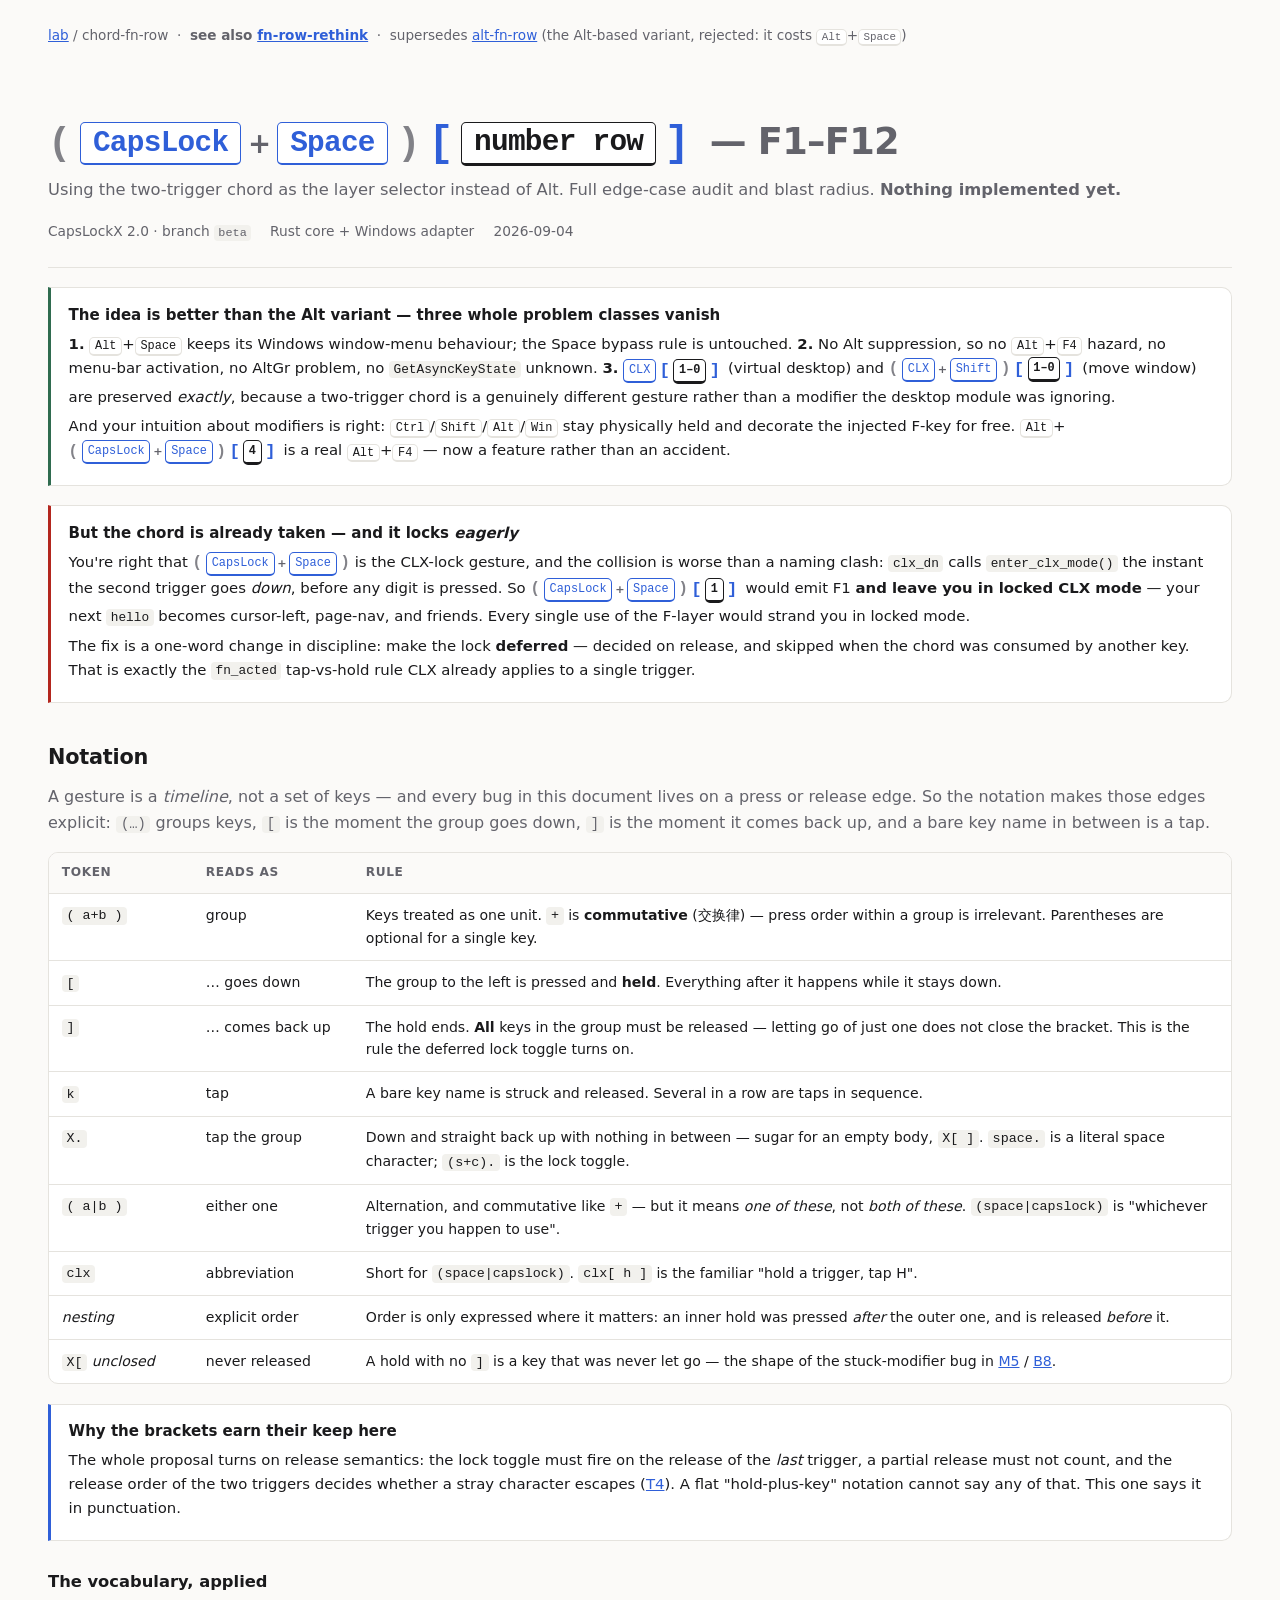
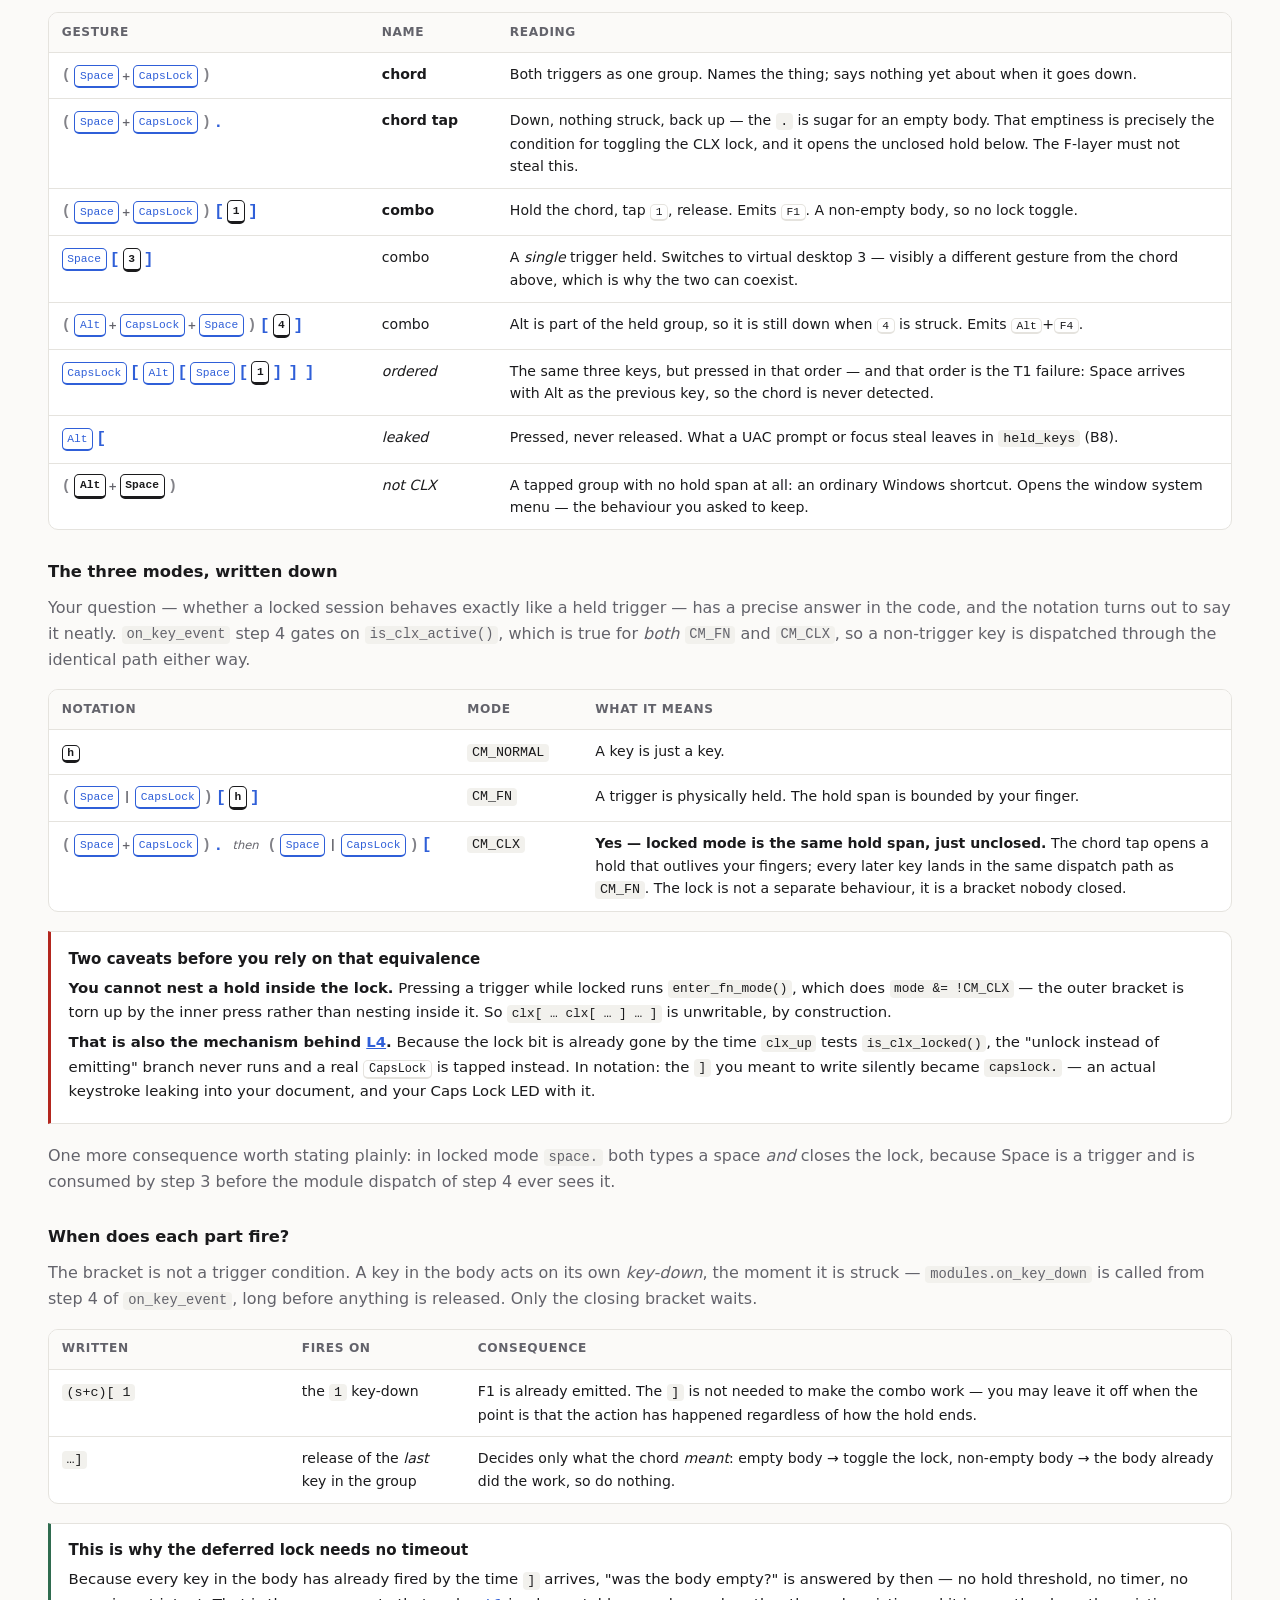
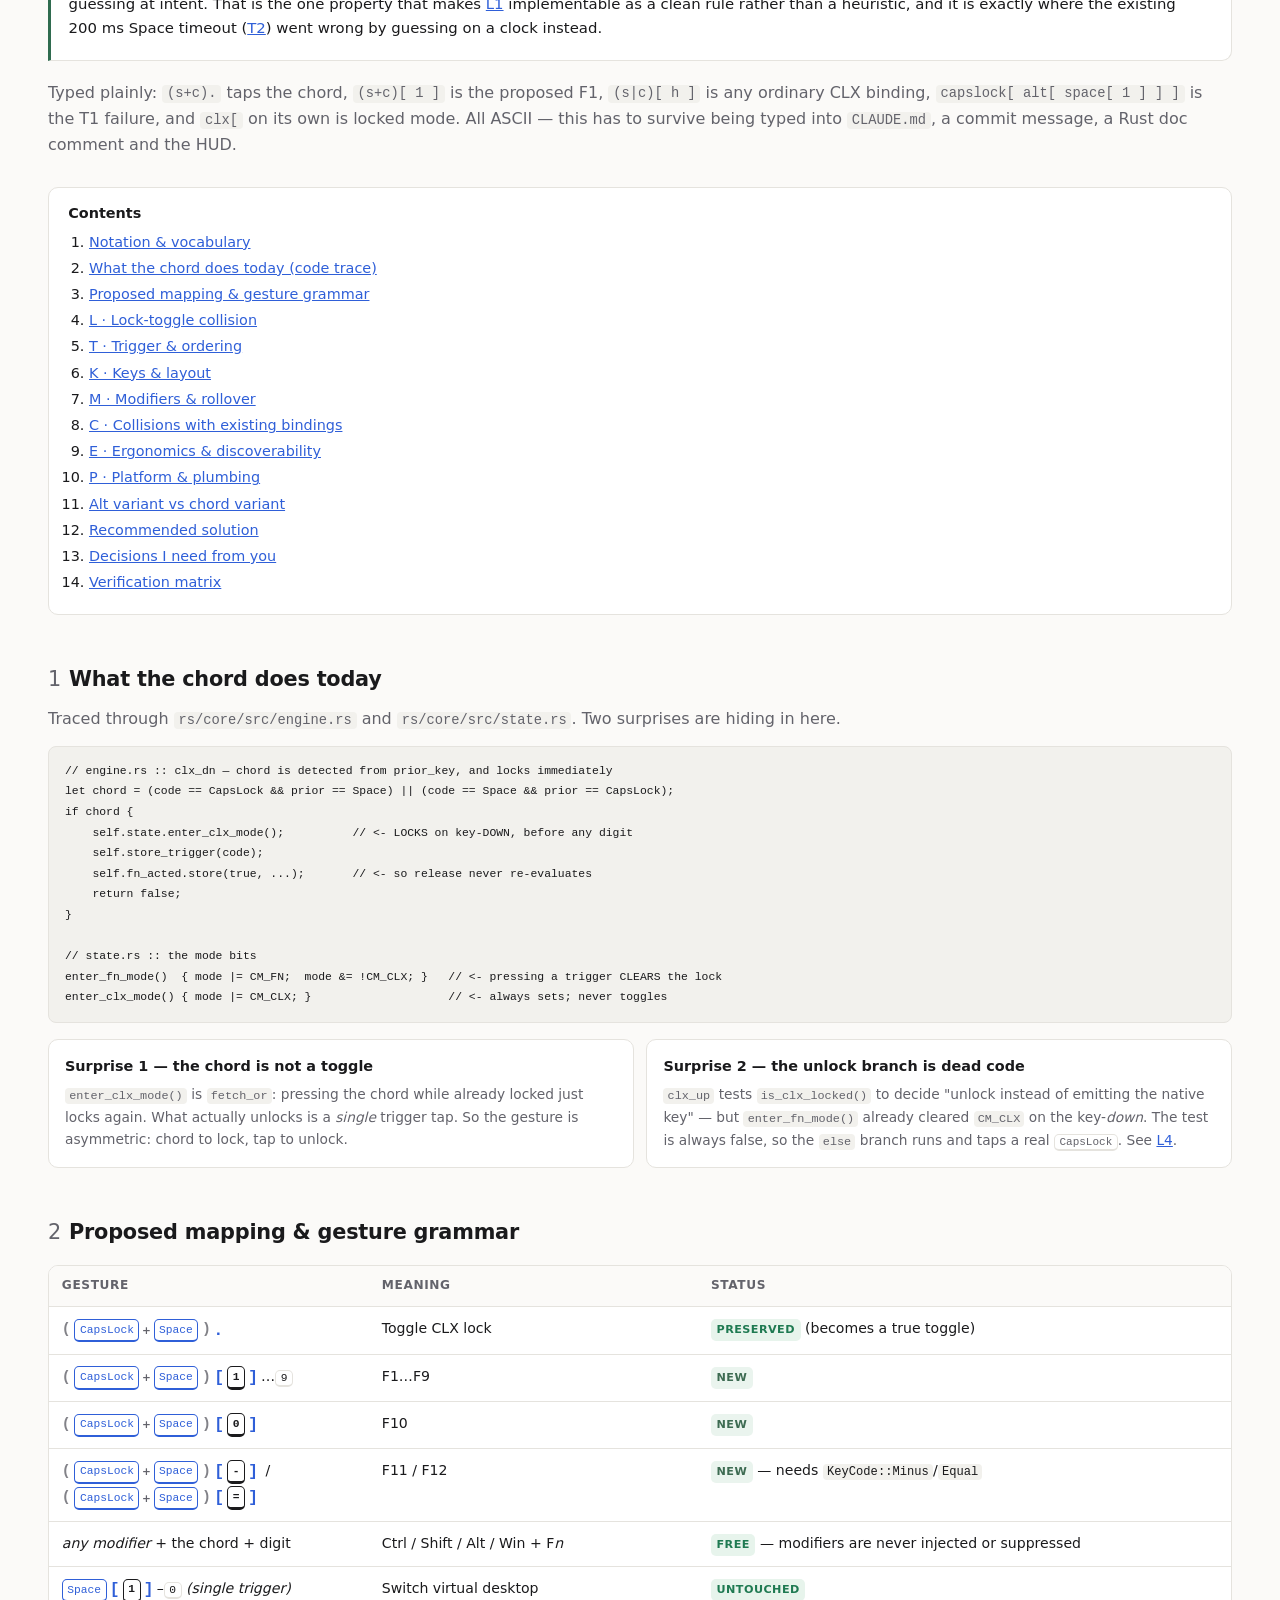
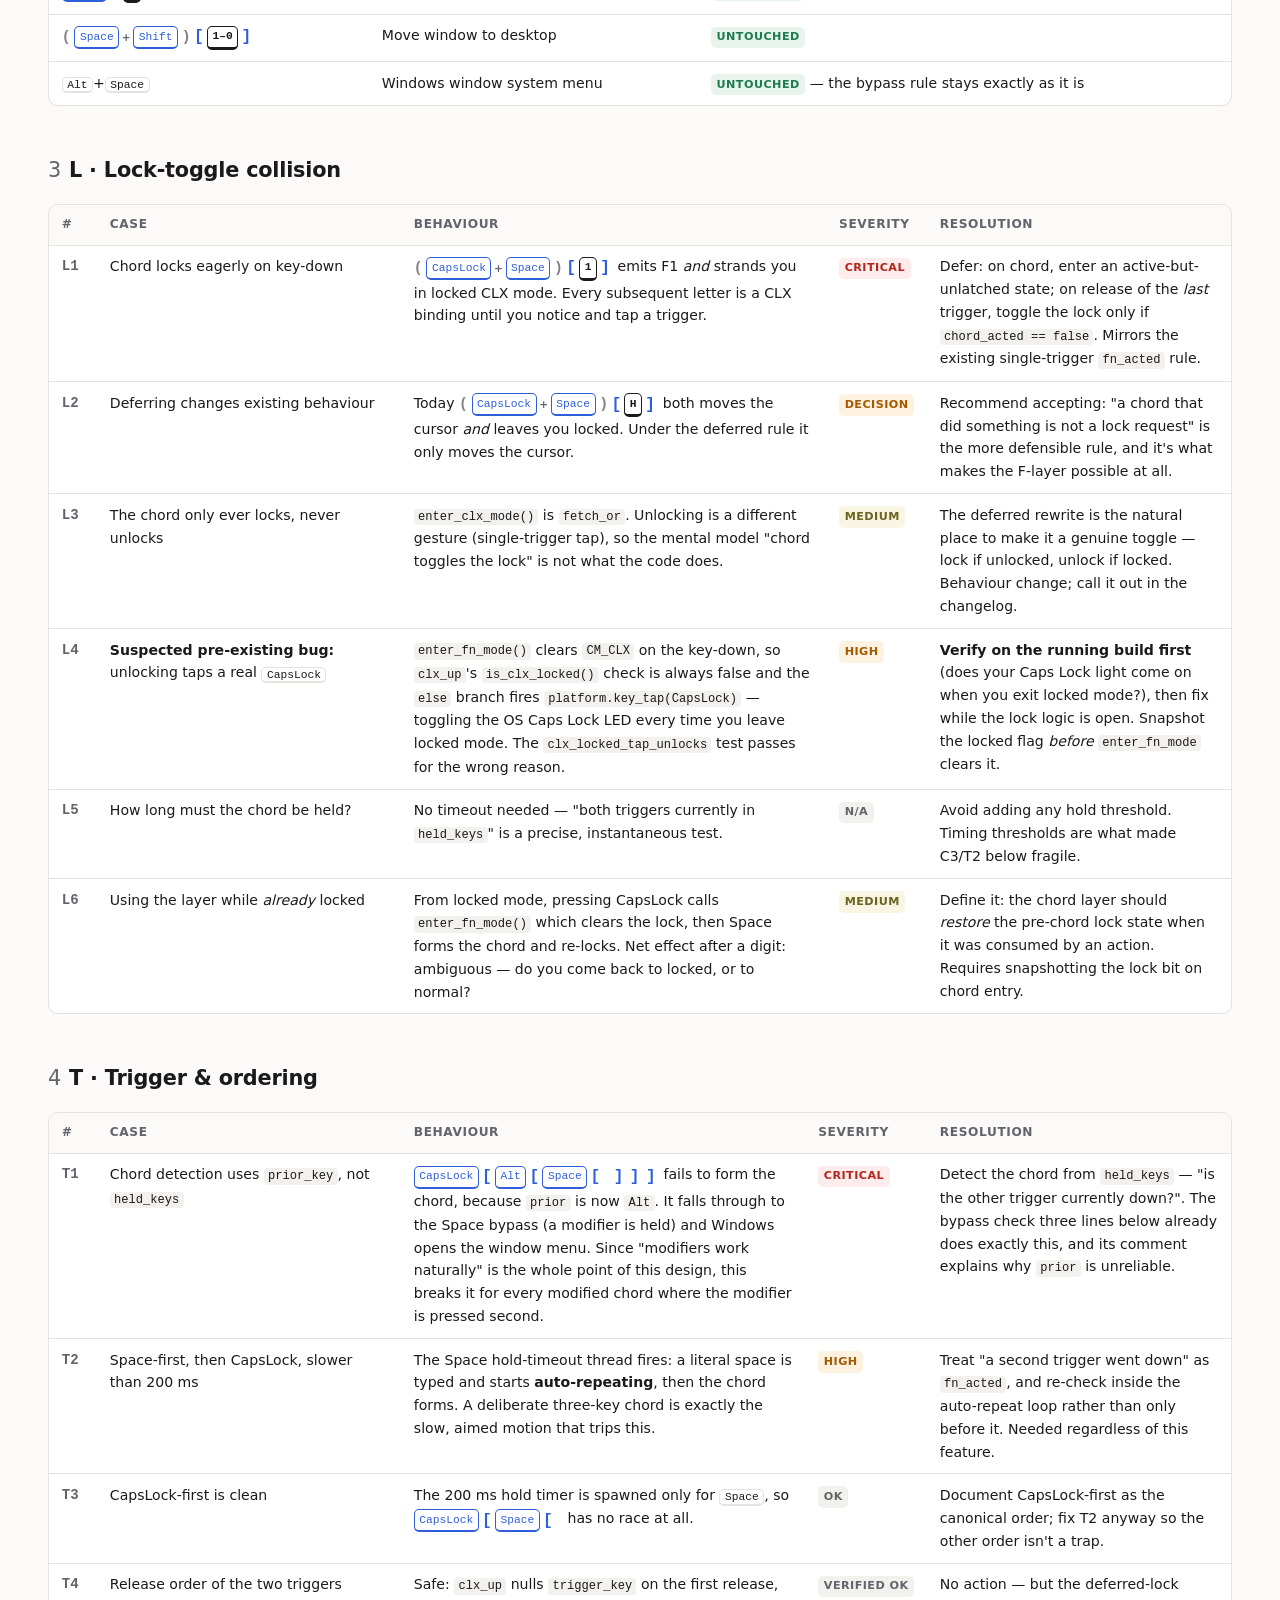
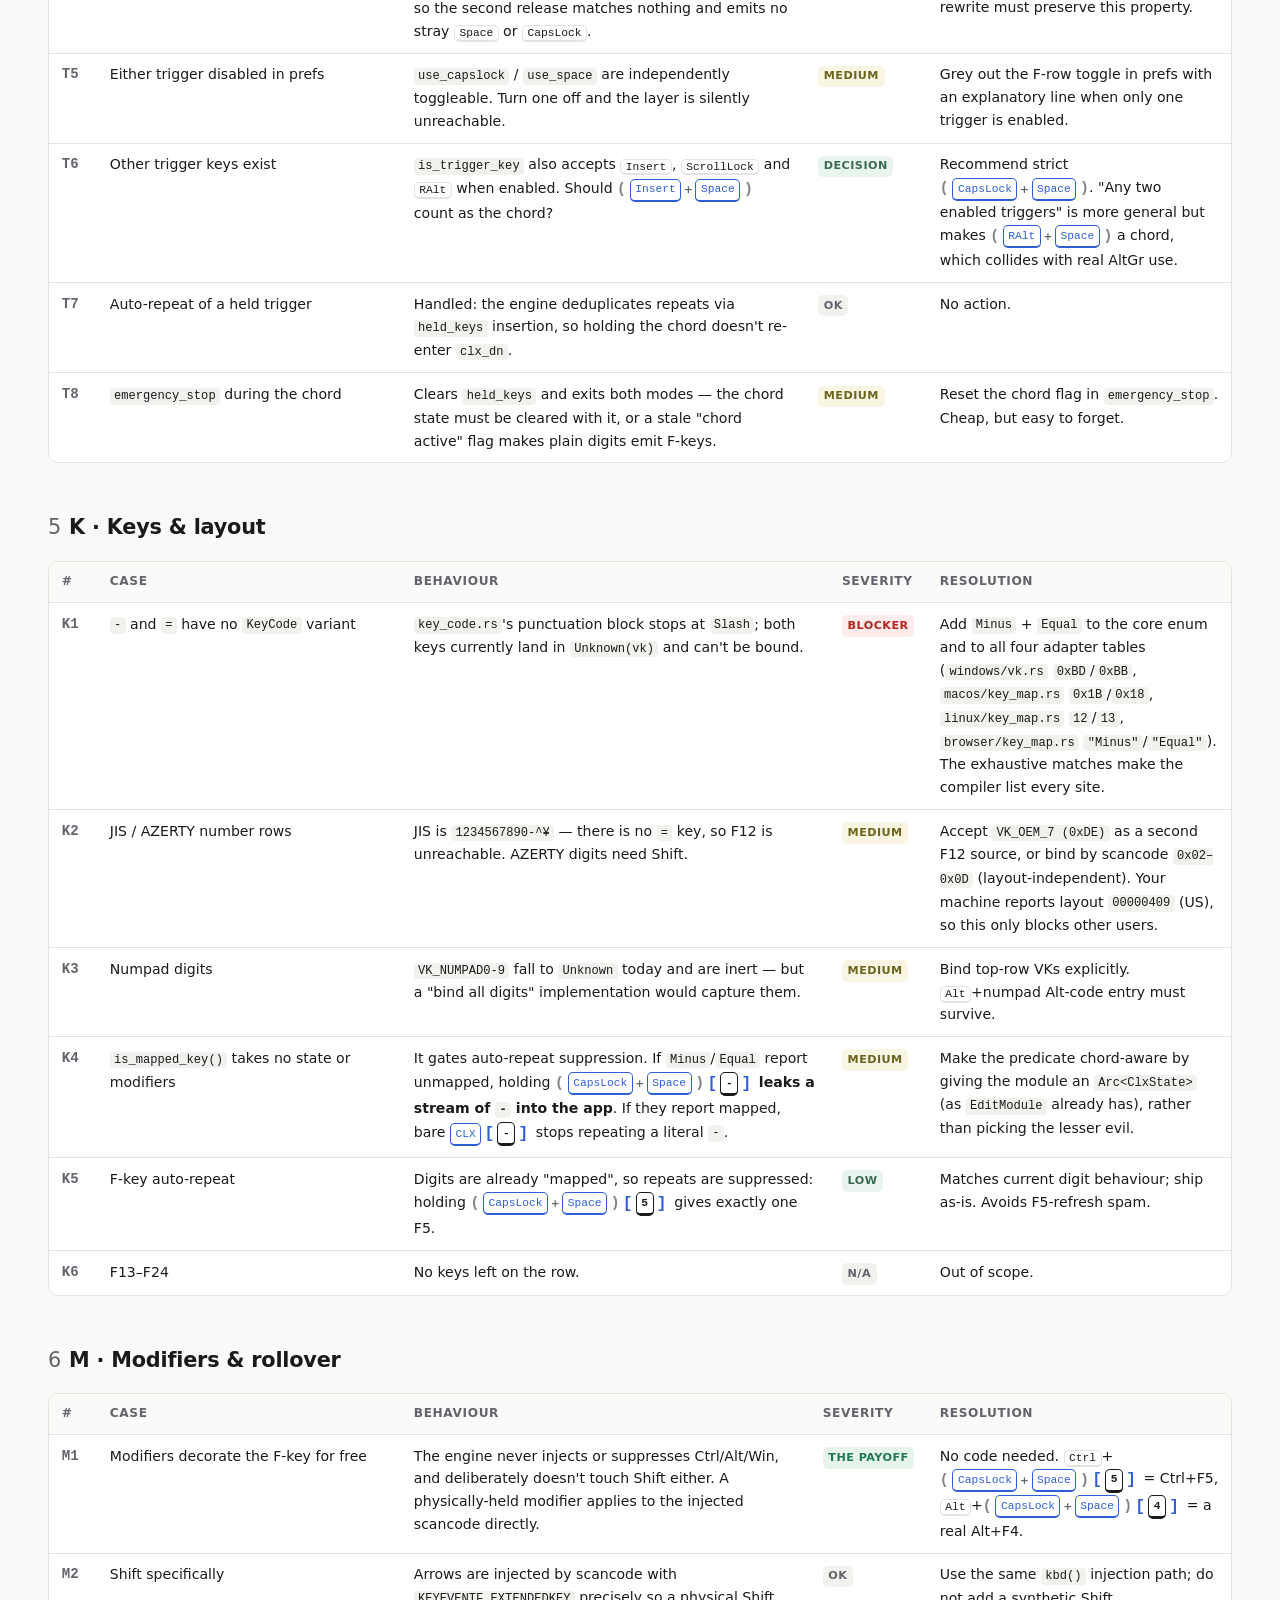
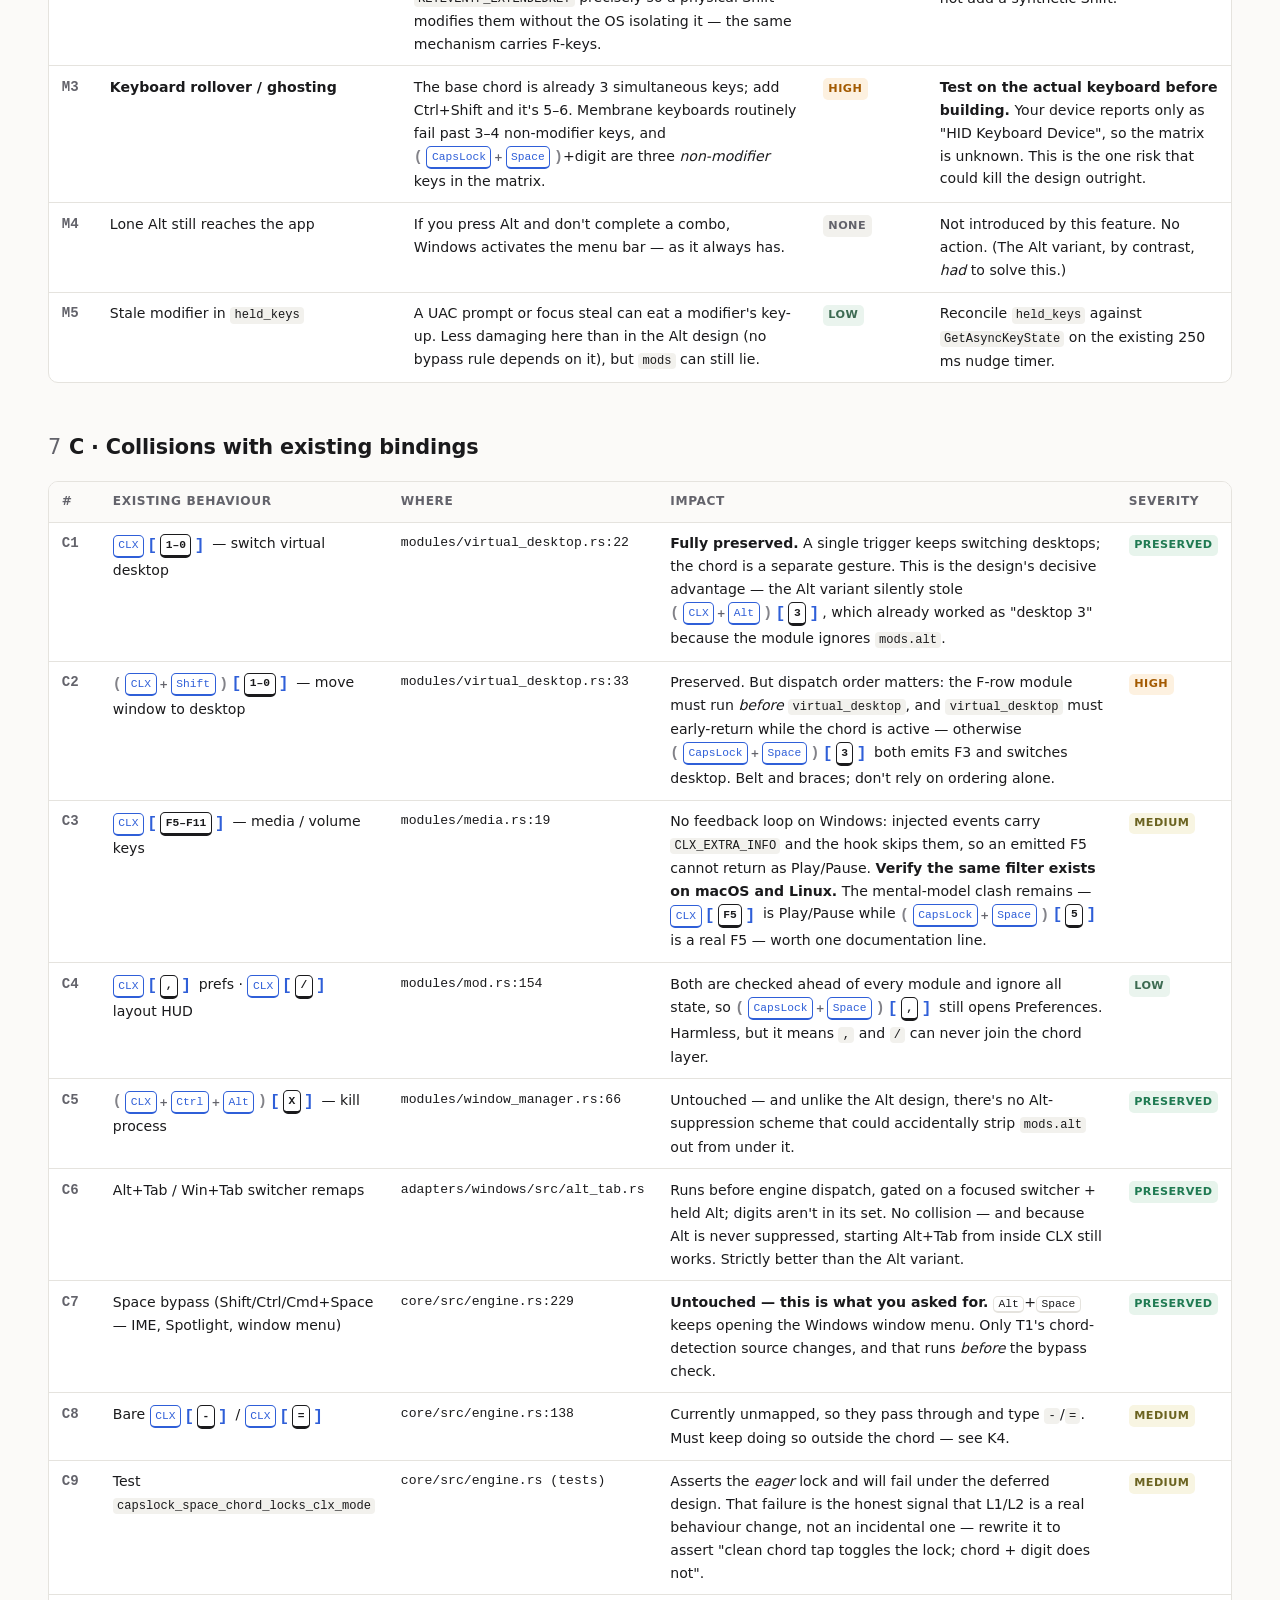
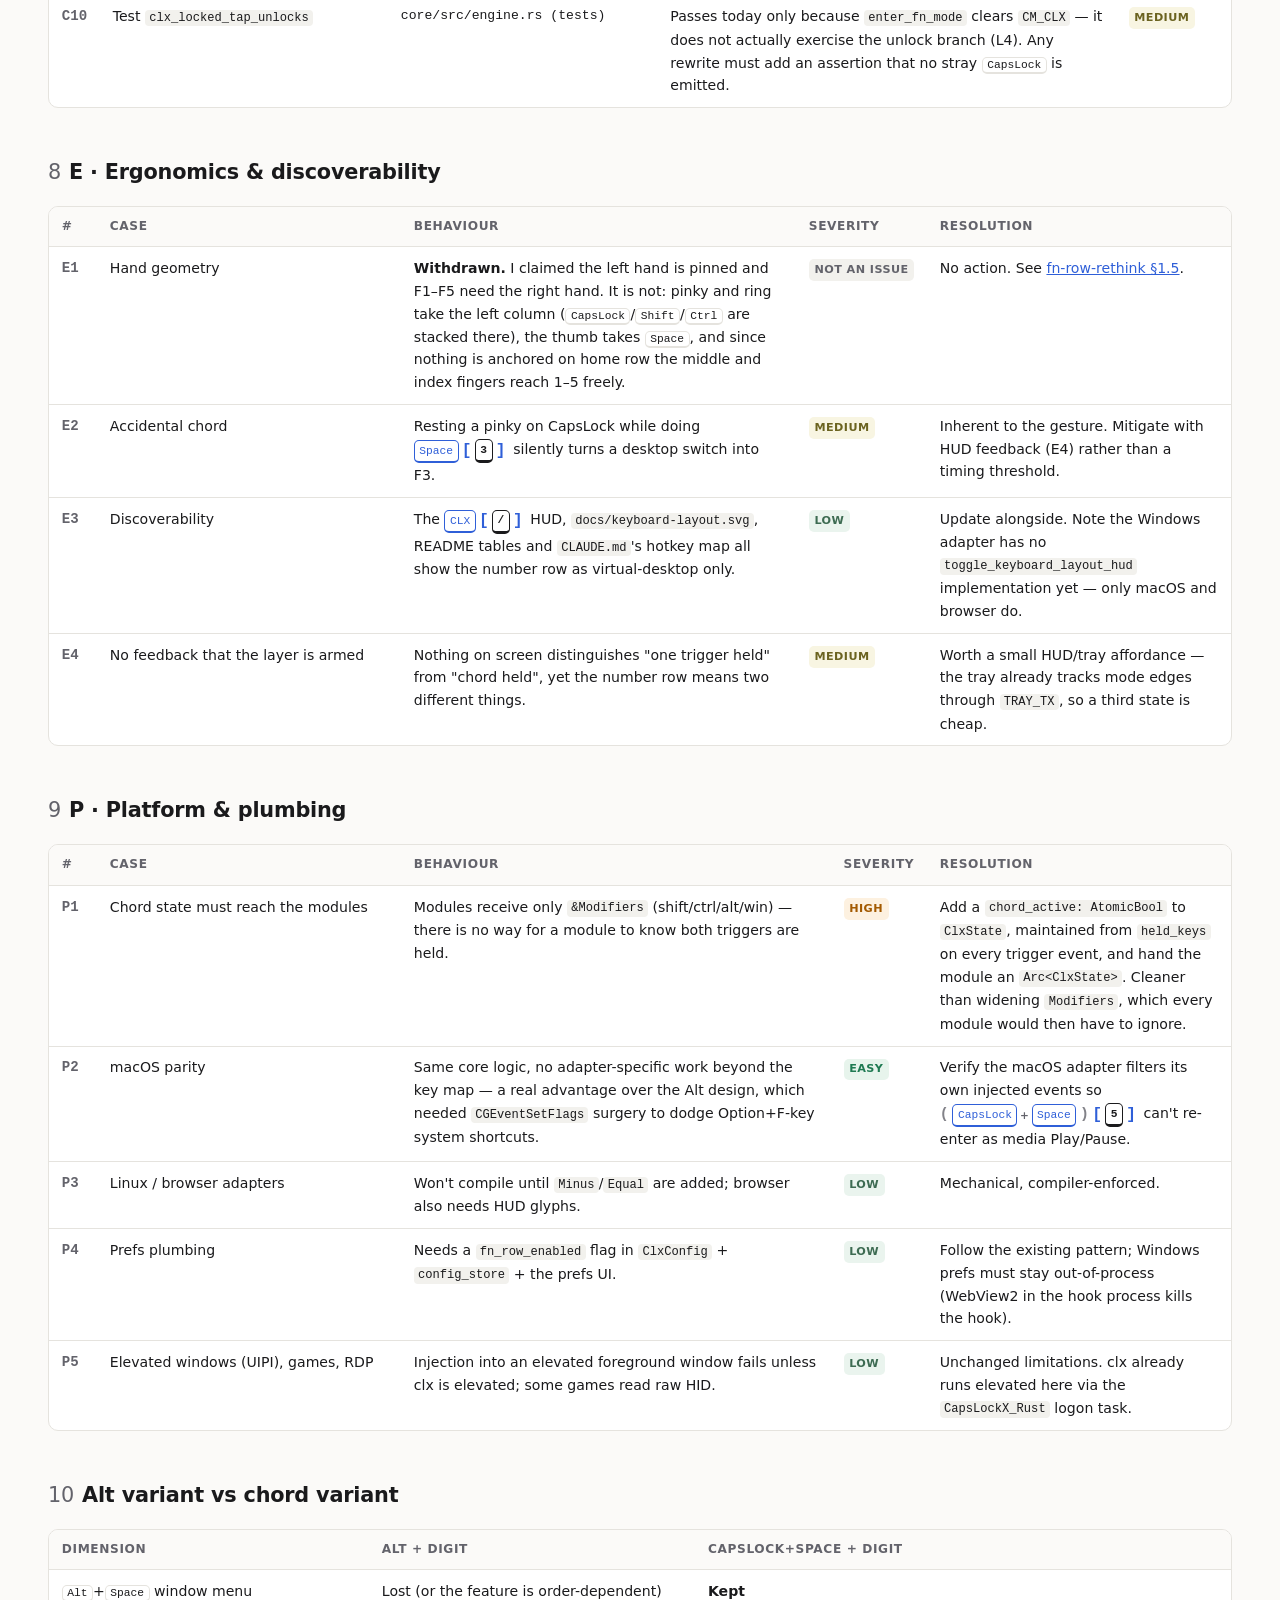
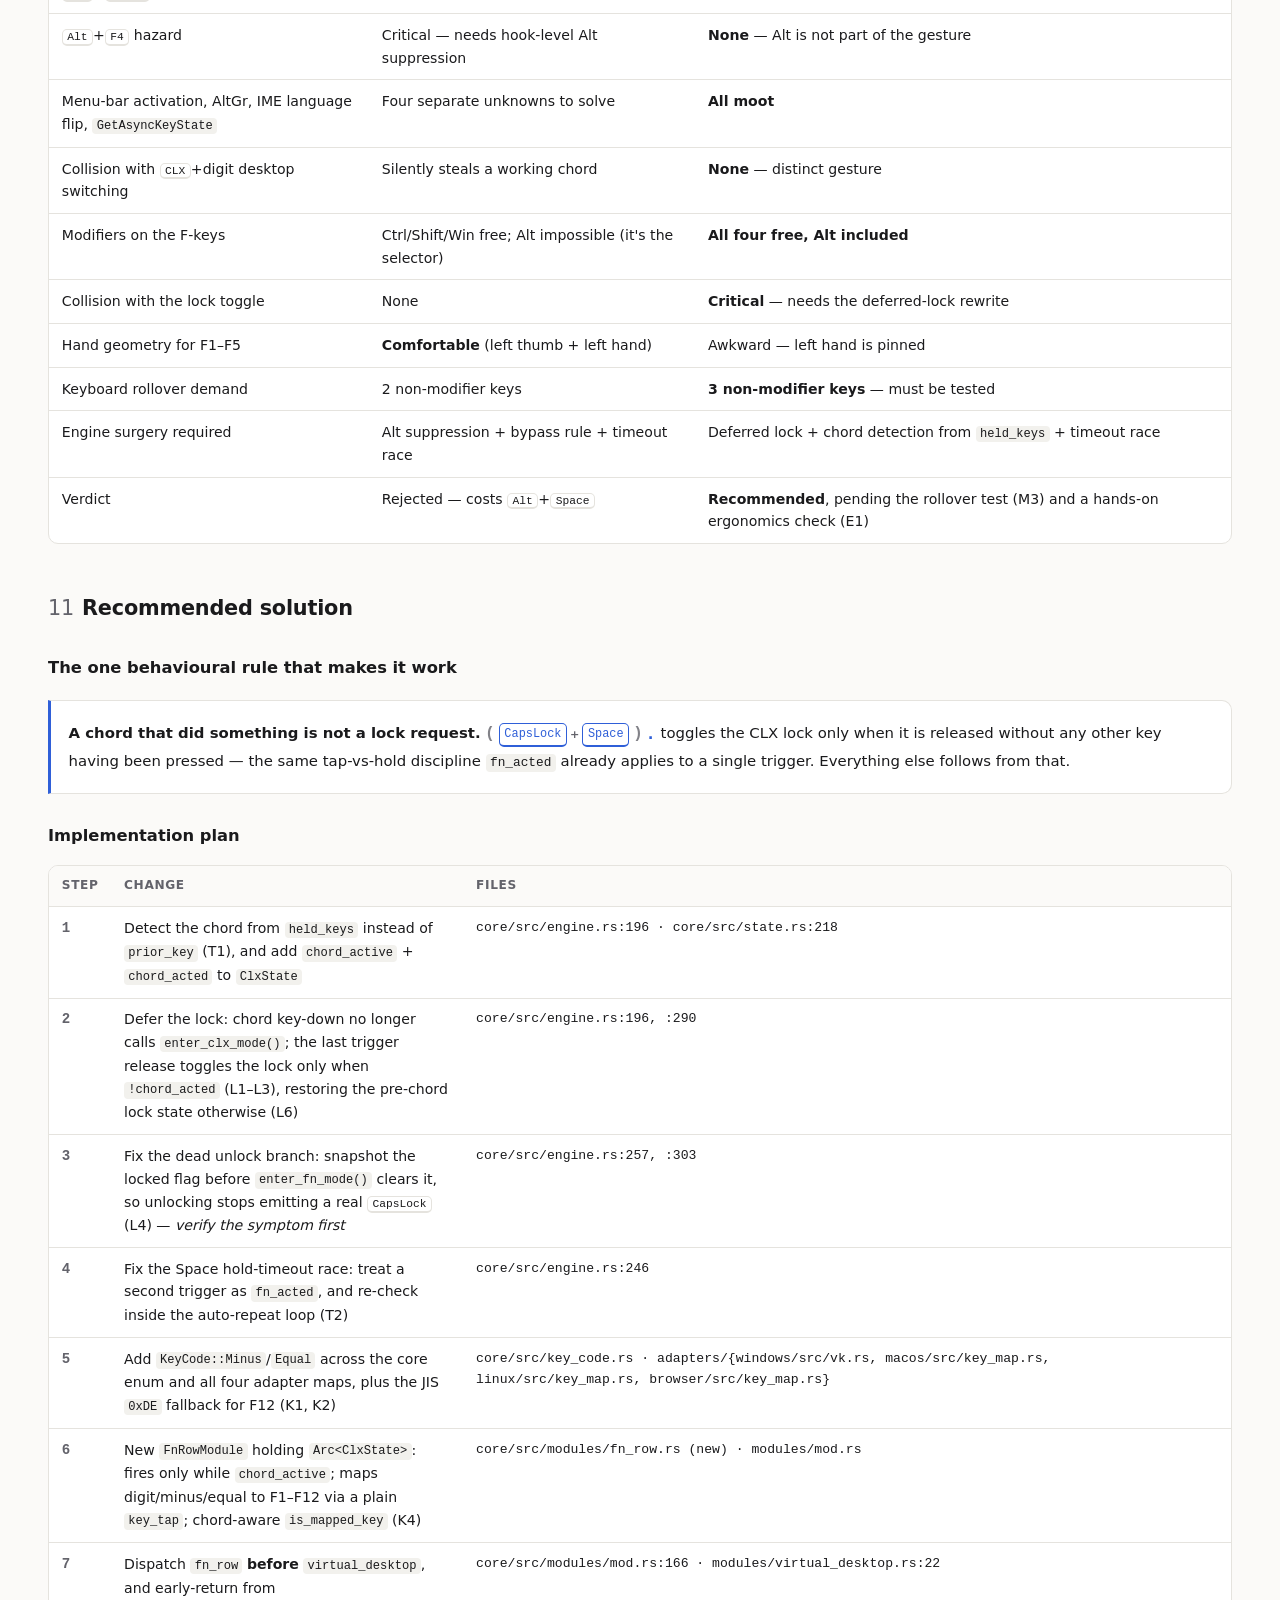
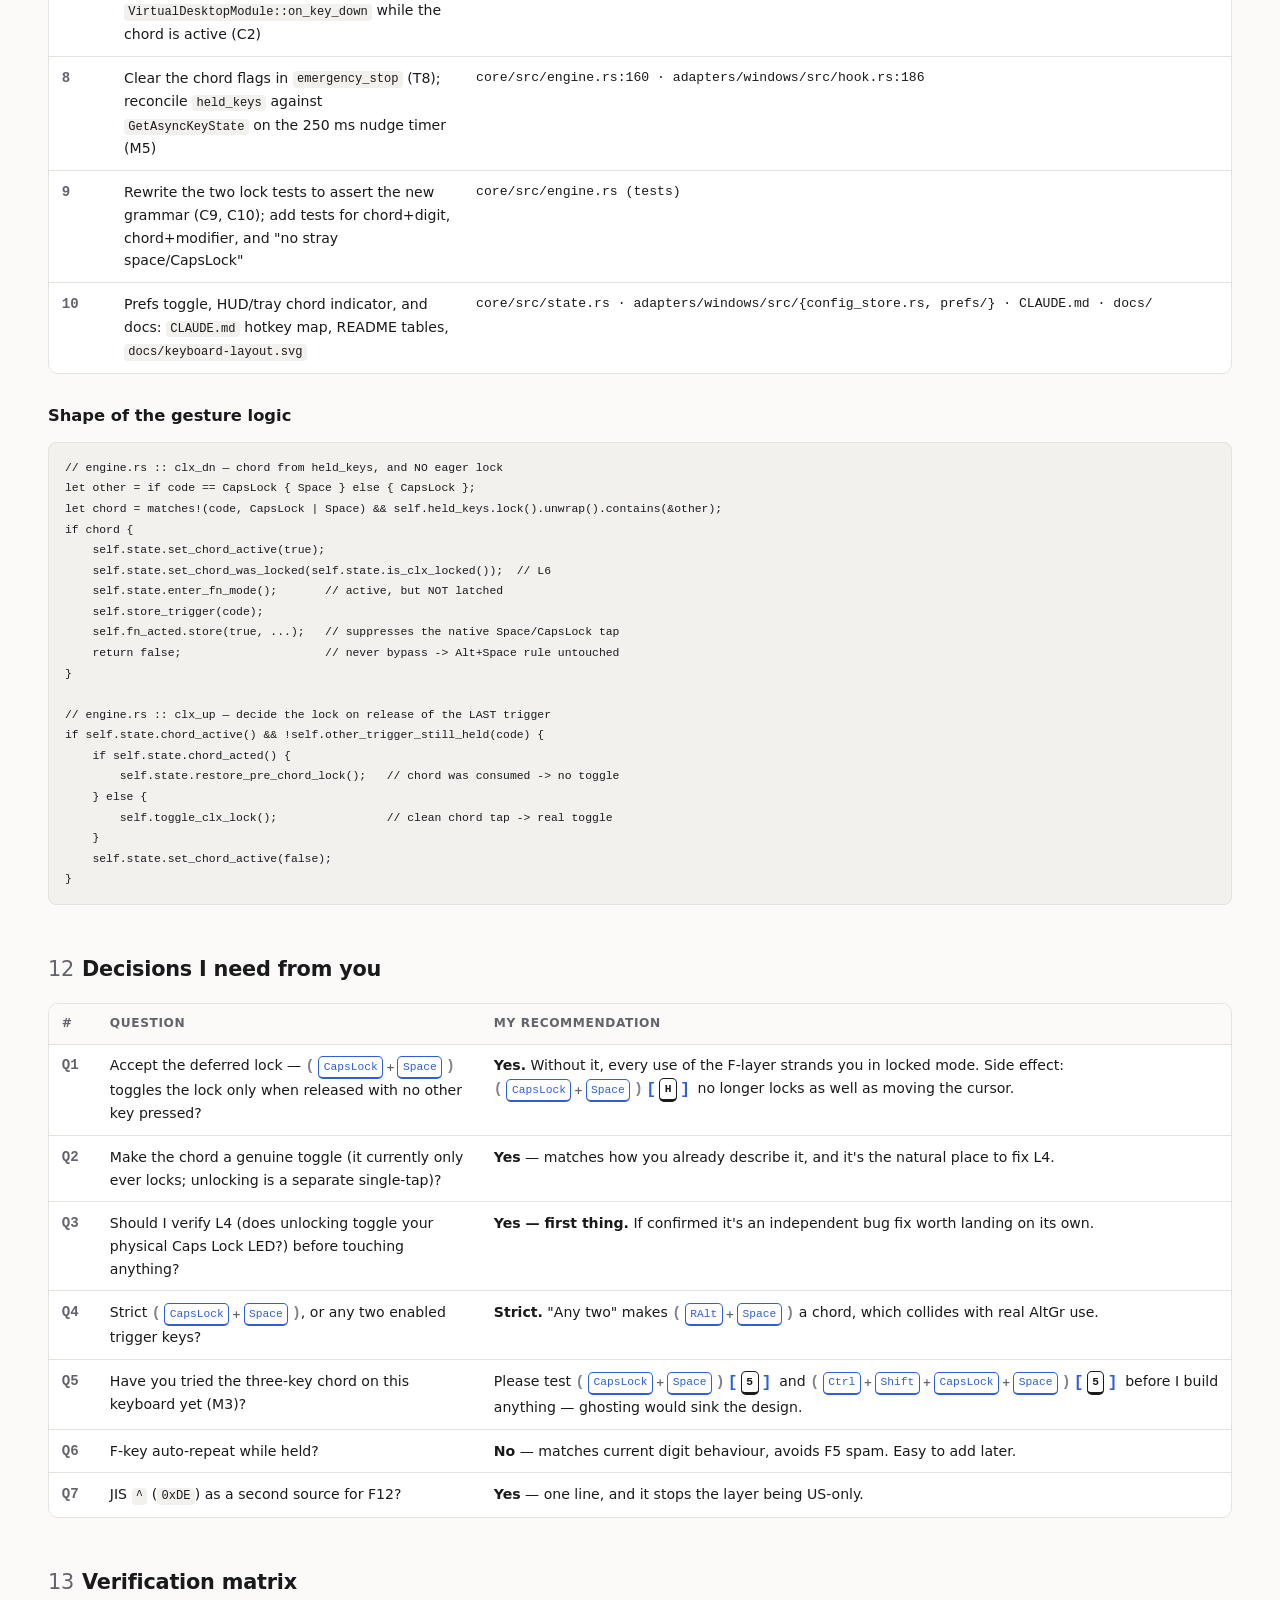
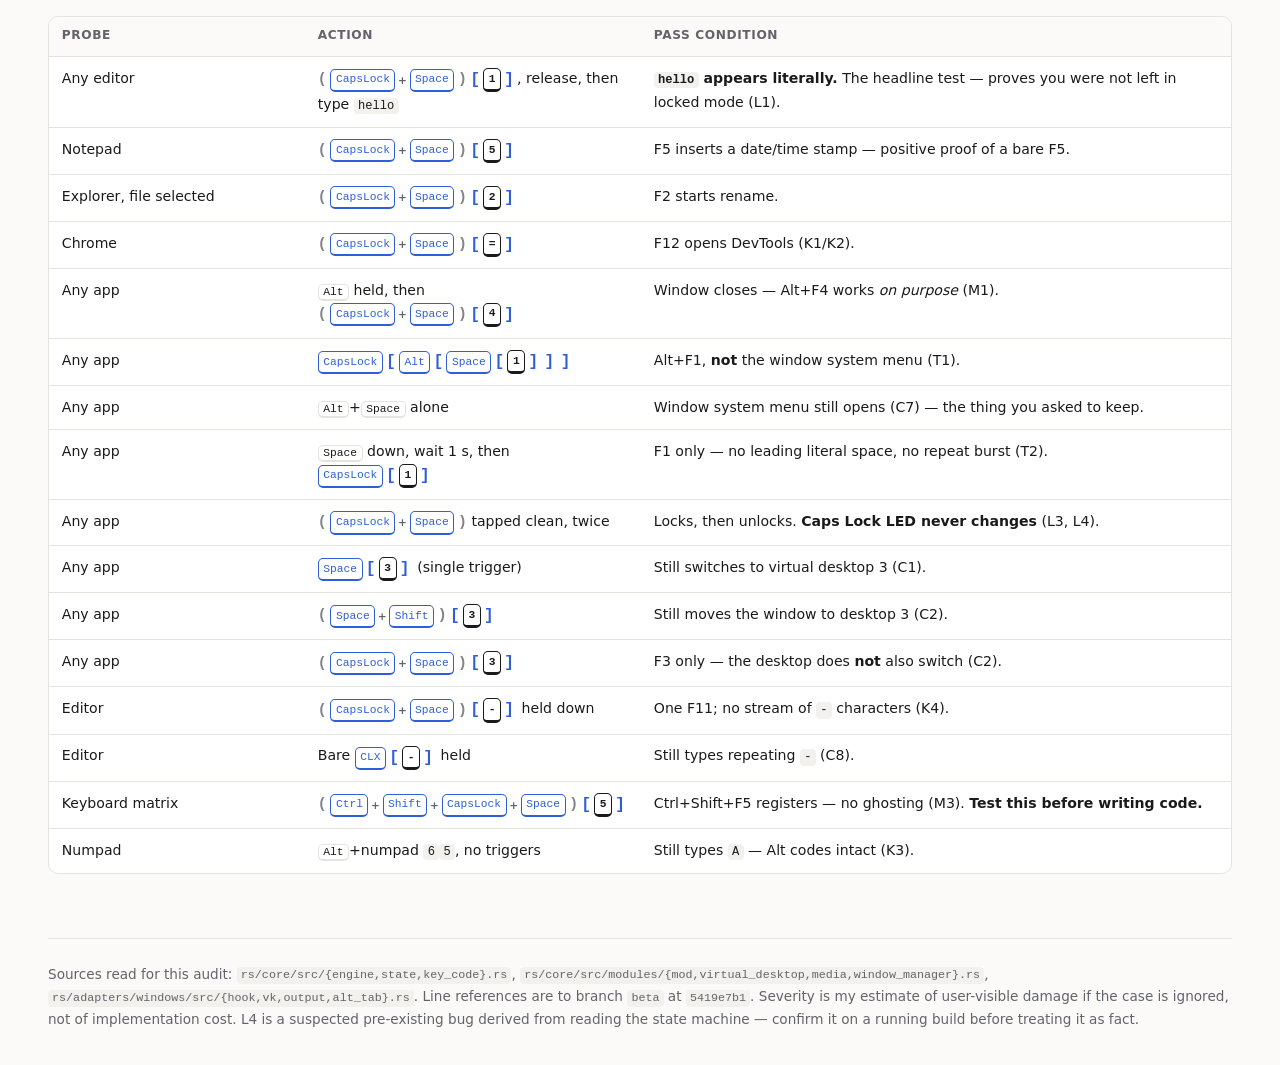
<file: lab/chord-fn-row/index.html>
<!doctype html>
<html lang="en">
<head>
<meta charset="utf-8">
<meta name="viewport" content="width=device-width,initial-scale=1">
<meta name="robots" content="noindex">
<title>(capslock+space)[ number row ] — F1–F12 · Design Review</title>
<style>
:root{
  --bg:#fbfaf8; --panel:#ffffff; --ink:#1a1a1c; --muted:#63636b; --line:#e5e3de;
  --accent:#2f5fd8; --code-bg:#f2f1ed;
  --crit:#b3261e; --crit-bg:#fdeceb; --high:#a35a00; --high-bg:#fdf1e0;
  --med:#6b6320; --med-bg:#f8f5e2; --low:#3d6b52; --low-bg:#eaf4ee;
  --ok:#2f6b4f; --win:#1f7a52; --win-bg:#e7f4ec;
}
@media (prefers-color-scheme:dark){
  :root:not([data-theme="light"]){
    --bg:#131316; --panel:#1a1a1e; --ink:#e9e8e6; --muted:#9b9aa2; --line:#2c2c33;
    --accent:#8fb0ff; --code-bg:#232329;
    --crit:#ff9b93; --crit-bg:#3a1e1c; --high:#f3bd72; --high-bg:#382914;
    --med:#ddd28a; --med-bg:#33301c; --low:#8fd3ae; --low-bg:#1d2f26;
    --ok:#8fd3ae; --win:#8fd3ae; --win-bg:#1d2f26;
  }
}
:root[data-theme="dark"]{
  --bg:#131316; --panel:#1a1a1e; --ink:#e9e8e6; --muted:#9b9aa2; --line:#2c2c33;
  --accent:#8fb0ff; --code-bg:#232329;
  --crit:#ff9b93; --crit-bg:#3a1e1c; --high:#f3bd72; --high-bg:#382914;
  --med:#ddd28a; --med-bg:#33301c; --low:#8fd3ae; --low-bg:#1d2f26;
  --ok:#8fd3ae; --win:#8fd3ae; --win-bg:#1d2f26;
}
*{box-sizing:border-box}
body{background:var(--bg);color:var(--ink);
  font:16px/1.62 ui-sans-serif,system-ui,-apple-system,"Segoe UI",sans-serif;
  margin:0;padding:0 1.25rem 6rem}
.wrap{max-width:74rem;margin:0 auto}
header{padding:3rem 0 1.5rem;border-bottom:1px solid var(--line)}
h1{font-size:clamp(1.6rem,3.4vw,2.3rem);line-height:1.2;margin:0 0 .5rem;letter-spacing:-.02em}
.sub{color:var(--muted);margin:0;font-size:1.02rem}
.meta{margin-top:1rem;color:var(--muted);font-size:.86rem;display:flex;gap:1.2rem;flex-wrap:wrap}
h2{font-size:1.3rem;margin:3rem 0 .35rem;letter-spacing:-.01em;scroll-margin-top:1rem}
h2 .num{color:var(--muted);font-weight:500;margin-right:.5rem}
h3{font-size:1.02rem;margin:1.8rem 0 .4rem}
p{margin:.6rem 0}
.lede{color:var(--muted)}
code,kbd{font-family:ui-monospace,"Cascadia Mono",Menlo,Consolas,monospace;font-size:.86em}
code{background:var(--code-bg);padding:.1em .35em;border-radius:4px}
kbd{background:var(--panel);border:1px solid var(--line);border-bottom-width:2px;
  border-radius:5px;padding:.08em .4em;white-space:nowrap;font-size:.8em}
pre{background:var(--code-bg);border:1px solid var(--line);border-radius:8px;
  padding:.9rem 1rem;overflow-x:auto;font-size:.83rem;line-height:1.55}
pre code{background:none;padding:0}
a{color:var(--accent)}
.scroll{overflow-x:auto;border:1px solid var(--line);border-radius:10px;background:var(--panel);margin:1rem 0}
table{border-collapse:collapse;width:100%;font-size:.88rem;min-width:52rem}
th,td{text-align:left;vertical-align:top;padding:.62rem .8rem;border-bottom:1px solid var(--line)}
th{font-weight:600;font-size:.76rem;text-transform:uppercase;letter-spacing:.05em;
  color:var(--muted);background:var(--bg);position:sticky;top:0;z-index:1}
tbody tr:last-child td{border-bottom:none}
td.id{font-family:ui-monospace,monospace;font-weight:600;white-space:nowrap;color:var(--muted)}
.sev{display:inline-block;font-size:.7rem;font-weight:700;letter-spacing:.04em;
  padding:.16em .5em;border-radius:5px;text-transform:uppercase;white-space:nowrap}
.sev.crit{color:var(--crit);background:var(--crit-bg)}
.sev.high{color:var(--high);background:var(--high-bg)}
.sev.med{color:var(--med);background:var(--med-bg)}
.sev.low{color:var(--low);background:var(--low-bg)}
.sev.none{color:var(--muted);background:var(--code-bg)}
.sev.win{color:var(--win);background:var(--win-bg)}
.callout{border:1px solid var(--line);border-left:3px solid var(--accent);
  background:var(--panel);border-radius:0 10px 10px 0;padding:.9rem 1.1rem;margin:1.2rem 0}
.callout.danger{border-left-color:var(--crit)}
.callout.ok{border-left-color:var(--ok)}
.callout h4{margin:0 0 .3rem;font-size:.94rem}
.callout p{margin:.3rem 0;font-size:.93rem}
nav.toc{background:var(--panel);border:1px solid var(--line);border-radius:10px;
  padding:.9rem 1.2rem;margin:1.8rem 0;font-size:.9rem}
nav.toc ol{margin:.3rem 0;padding-left:1.3rem}
nav.toc li{margin:.18rem 0}
.grid{display:grid;gap:.8rem;grid-template-columns:repeat(auto-fit,minmax(15rem,1fr));margin:1rem 0}
.card{background:var(--panel);border:1px solid var(--line);border-radius:10px;padding:.9rem 1rem}
.card h4{margin:0 0 .3rem;font-size:.9rem}
.card p{margin:0;font-size:.86rem;color:var(--muted)}
ul.tight{margin:.5rem 0;padding-left:1.2rem}
ul.tight li{margin:.3rem 0}
.filerow{font-family:ui-monospace,monospace;font-size:.82rem}
footer{margin-top:4rem;padding-top:1.5rem;border-top:1px solid var(--line);
  color:var(--muted);font-size:.85rem}
.pill{display:inline-block;background:var(--code-bg);border-radius:20px;
  padding:.1em .7em;font-size:.76rem;color:var(--muted)}
.crumb{font-size:.85rem;color:var(--muted);margin:0 0 1.5rem}
/* -- gesture notation: (group)[ tap ] --------------------------------- */
.gest{white-space:nowrap;display:inline-flex;align-items:center;vertical-align:baseline}
.grp{display:inline-flex;align-items:center;gap:.16em;vertical-align:baseline}
.grp::before,.grp::after{color:var(--muted);font-weight:600;opacity:.8;
  font-family:ui-monospace,monospace;font-size:1.05em}
.grp::before{content:"(";margin-right:.1em}
.grp::after{content:")";margin-left:.1em}
.br{color:var(--accent);font-weight:800;font-family:ui-monospace,monospace;
  font-size:1.15em;padding:0 .2em}
.void{display:inline-block;min-width:.5em}
kbd.k-hold{border-color:var(--accent);border-bottom-color:var(--accent);color:var(--accent)}
kbd.k-tap{border-bottom-width:3px;border-color:var(--ink);font-weight:700}
.plus{color:var(--muted);font-size:.75em;font-weight:600;padding:0 .04em}
.orop{color:var(--muted);font-size:.85em;font-weight:700;padding:0 .18em;font-family:ui-monospace,monospace}
.dot{color:var(--accent);font-weight:800;font-size:1.2em;padding-left:.14em;font-family:ui-monospace,monospace}
.then{color:var(--muted);font-size:.82em;font-style:italic}
.legend td:first-child{white-space:nowrap}
.legend code{font-size:.95em}
</style>
</head>
<body>
<div class="wrap">

<p class="crumb" style="padding-top:1.5rem">
  <a href="/lab/">lab</a> / chord-fn-row &nbsp;·&nbsp; <strong>see also <a href="/lab/fn-row-rethink/">fn-row-rethink</a></strong> &nbsp;·&nbsp; supersedes <a href="/lab/alt-fn-row/">alt-fn-row</a>
  (the Alt-based variant, rejected: it costs <kbd>Alt</kbd>+<kbd>Space</kbd>)
</p>

<header>
  <h1><span class="gest"><span class="grp"><kbd class="k-hold">CapsLock</kbd><span class="plus">+</span><kbd class="k-hold">Space</kbd></span><span class="br">[</span><kbd class="k-tap">number row</kbd><span class="br">]</span></span> <span style="color:var(--muted)">&mdash; F1&ndash;F12</span></h1>
  <p class="sub">Using the two-trigger chord as the layer selector instead of Alt. Full edge-case audit and blast radius. <strong>Nothing implemented yet.</strong></p>
  <div class="meta">
    <span>CapsLockX 2.0 · branch <code>beta</code></span>
    <span>Rust core + Windows adapter</span>
    <span>2026-09-04</span>
  </div>
</header>

<div class="callout ok">
  <h4>The idea is better than the Alt variant — three whole problem classes vanish</h4>
  <p><strong>1.</strong> <kbd>Alt</kbd>+<kbd>Space</kbd> keeps its Windows window-menu behaviour; the Space bypass rule is untouched. <strong>2.</strong> No Alt suppression, so no <kbd>Alt</kbd>+<kbd>F4</kbd> hazard, no menu-bar activation, no AltGr problem, no <code>GetAsyncKeyState</code> unknown. <strong>3.</strong> <span class="gest"><kbd class="k-hold">CLX</kbd><span class="br">[</span><kbd class="k-tap">1–0</kbd><span class="br">]</span></span> (virtual desktop) and <span class="gest"><span class="grp"><kbd class="k-hold">CLX</kbd><span class="plus">+</span><kbd class="k-hold">Shift</kbd></span><span class="br">[</span><kbd class="k-tap">1–0</kbd><span class="br">]</span></span> (move window) are preserved <em>exactly</em>, because a two-trigger chord is a genuinely different gesture rather than a modifier the desktop module was ignoring.</p>
  <p>And your intuition about modifiers is right: <kbd>Ctrl</kbd>/<kbd>Shift</kbd>/<kbd>Alt</kbd>/<kbd>Win</kbd> stay physically held and decorate the injected F-key for free. <kbd>Alt</kbd>+<span class="gest"><span class="grp"><kbd class="k-hold">CapsLock</kbd><span class="plus">+</span><kbd class="k-hold">Space</kbd></span><span class="br">[</span><kbd class="k-tap">4</kbd><span class="br">]</span></span> is a real <kbd>Alt</kbd>+<kbd>F4</kbd> — now a feature rather than an accident.</p>
</div>

<div class="callout danger">
  <h4>But the chord is already taken — and it locks <em>eagerly</em></h4>
  <p>You're right that <span class="grp"><kbd class="k-hold">CapsLock</kbd><span class="plus">+</span><kbd class="k-hold">Space</kbd></span> is the CLX-lock gesture, and the collision is worse than a naming clash: <code>clx_dn</code> calls <code>enter_clx_mode()</code> the instant the second trigger goes <em>down</em>, before any digit is pressed. So <span class="gest"><span class="grp"><kbd class="k-hold">CapsLock</kbd><span class="plus">+</span><kbd class="k-hold">Space</kbd></span><span class="br">[</span><kbd class="k-tap">1</kbd><span class="br">]</span></span> would emit F1 <strong>and leave you in locked CLX mode</strong> — your next <code>hello</code> becomes cursor-left, page-nav, and friends. Every single use of the F-layer would strand you in locked mode.</p>
  <p>The fix is a one-word change in discipline: make the lock <strong>deferred</strong> — decided on release, and skipped when the chord was consumed by another key. That is exactly the <code>fn_acted</code> tap-vs-hold rule CLX already applies to a single trigger.</p>
</div>

<h2 id="notation" style="margin-top:2.4rem">Notation</h2>
<p class="lede">A gesture is a <em>timeline</em>, not a set of keys &mdash; and every bug in this document lives on a press or release edge. So the notation makes those edges explicit: <code>(&hellip;)</code> groups keys, <code>[</code> is the moment the group goes down, <code>]</code> is the moment it comes back up, and a bare key name in between is a tap.</p>
<div class="scroll">
<table class="legend">
<thead><tr><th style="width:9rem">Token</th><th style="width:10rem">Reads as</th><th>Rule</th></tr></thead>
<tbody>
<tr><td><code>(&nbsp;a+b&nbsp;)</code></td><td>group</td><td>Keys treated as one unit. <code>+</code> is <strong>commutative</strong> (&#20132;&#25442;&#24459;) &mdash; press order within a group is irrelevant. Parentheses are optional for a single key.</td></tr>
<tr><td><code>[</code></td><td>&hellip; goes down</td><td>The group to the left is pressed and <strong>held</strong>. Everything after it happens while it stays down.</td></tr>
<tr><td><code>]</code></td><td>&hellip; comes back up</td><td>The hold ends. <strong>All</strong> keys in the group must be released &mdash; letting go of just one does not close the bracket. This is the rule the deferred lock toggle turns on.</td></tr>
<tr><td><code>k</code></td><td>tap</td><td>A bare key name is struck and released. Several in a row are taps in sequence.</td></tr>
<tr><td><code>X.</code></td><td>tap the group</td><td>Down and straight back up with nothing in between &mdash; sugar for an empty body, <code>X[&nbsp;]</code>. <code>space.</code> is a literal space character; <code>(s+c).</code> is the lock toggle.</td></tr>
<tr><td><code>(&nbsp;a|b&nbsp;)</code></td><td>either one</td><td>Alternation, and commutative like <code>+</code> &mdash; but it means <em>one of these</em>, not <em>both of these</em>. <code>(space|capslock)</code> is "whichever trigger you happen to use".</td></tr>
<tr><td><code>clx</code></td><td>abbreviation</td><td>Short for <code>(space|capslock)</code>. <code>clx[ h ]</code> is the familiar "hold a trigger, tap H".</td></tr>
<tr><td><em>nesting</em></td><td>explicit order</td><td>Order is only expressed where it matters: an inner hold was pressed <em>after</em> the outer one, and is released <em>before</em> it.</td></tr>
<tr><td><code>X[</code> <em>unclosed</em></td><td>never released</td><td>A hold with no <code>]</code> is a key that was never let go &mdash; the shape of the stuck-modifier bug in <a href="#mods">M5</a> / <a href="#trigger">B8</a>.</td></tr>
</tbody>
</table>
</div>

<div class="callout">
  <h4>Why the brackets earn their keep here</h4>
  <p>The whole proposal turns on release semantics: the lock toggle must fire on the release of the <em>last</em> trigger, a partial release must not count, and the release order of the two triggers decides whether a stray character escapes (<a href="#trigger">T4</a>). A flat "hold-plus-key" notation cannot say any of that. This one says it in punctuation.</p>
</div>

<h3>The vocabulary, applied</h3>
<div class="scroll">
<table class="legend">
<thead><tr><th style="width:20rem">Gesture</th><th style="width:8rem">Name</th><th>Reading</th></tr></thead>
<tbody>
<tr><td><span class="grp"><kbd class="k-hold">Space</kbd><span class="plus">+</span><kbd class="k-hold">CapsLock</kbd></span></td><td><strong>chord</strong></td><td>Both triggers as one group. Names the thing; says nothing yet about when it goes down.</td></tr>
<tr><td><span class="gest"><span class="grp"><kbd class="k-hold">Space</kbd><span class="plus">+</span><kbd class="k-hold">CapsLock</kbd></span><span class="dot">.</span></span></td><td><strong>chord tap</strong></td><td>Down, nothing struck, back up &mdash; the <code>.</code> is sugar for an empty body. That emptiness is precisely the condition for toggling the CLX lock, and it opens the unclosed hold below. The F-layer must not steal this.</td></tr>
<tr><td><span class="gest"><span class="grp"><kbd class="k-hold">Space</kbd><span class="plus">+</span><kbd class="k-hold">CapsLock</kbd></span><span class="br">[</span><kbd class="k-tap">1</kbd><span class="br">]</span></span></td><td><strong>combo</strong></td><td>Hold the chord, tap <kbd>1</kbd>, release. Emits <kbd>F1</kbd>. A non-empty body, so no lock toggle.</td></tr>
<tr><td><span class="gest"><kbd class="k-hold">Space</kbd><span class="br">[</span><kbd class="k-tap">3</kbd><span class="br">]</span></span></td><td>combo</td><td>A <em>single</em> trigger held. Switches to virtual desktop 3 &mdash; visibly a different gesture from the chord above, which is why the two can coexist.</td></tr>
<tr><td><span class="gest"><span class="grp"><kbd class="k-hold">Alt</kbd><span class="plus">+</span><kbd class="k-hold">CapsLock</kbd><span class="plus">+</span><kbd class="k-hold">Space</kbd></span><span class="br">[</span><kbd class="k-tap">4</kbd><span class="br">]</span></span></td><td>combo</td><td>Alt is part of the held group, so it is still down when <kbd>4</kbd> is struck. Emits <kbd>Alt</kbd>+<kbd>F4</kbd>.</td></tr>
<tr><td><span class="gest"><kbd class="k-hold">CapsLock</kbd><span class="br">[</span><kbd class="k-hold">Alt</kbd><span class="br">[</span><kbd class="k-hold">Space</kbd><span class="br">[</span><kbd class="k-tap">1</kbd><span class="br">]</span><span class="br">]</span><span class="br">]</span></span></td><td><em>ordered</em></td><td>The same three keys, but pressed in that order &mdash; and that order is the T1 failure: Space arrives with Alt as the previous key, so the chord is never detected.</td></tr>
<tr><td><span class="gest"><kbd class="k-hold">Alt</kbd><span class="br">[</span><span class="void">&nbsp;</span></span></td><td><em>leaked</em></td><td>Pressed, never released. What a UAC prompt or focus steal leaves in <code>held_keys</code> (B8).</td></tr>
<tr><td><span class="grp"><kbd class="k-tap">Alt</kbd><span class="plus">+</span><kbd class="k-tap">Space</kbd></span></td><td><em>not CLX</em></td><td>A tapped group with no hold span at all: an ordinary Windows shortcut. Opens the window system menu &mdash; the behaviour you asked to keep.</td></tr>
</tbody>
</table>
</div>


<h3>The three modes, written down</h3>
<p class="lede">Your question &mdash; whether a locked session behaves exactly like a held trigger &mdash; has a precise answer in the code, and the notation turns out to say it neatly. <code>on_key_event</code> step&nbsp;4 gates on <code>is_clx_active()</code>, which is true for <em>both</em> <code>CM_FN</code> and <code>CM_CLX</code>, so a non-trigger key is dispatched through the identical path either way.</p>
<div class="scroll">
<table class="legend">
<thead><tr><th style="width:16rem">Notation</th><th style="width:8rem">Mode</th><th>What it means</th></tr></thead>
<tbody>
<tr><td><kbd class="k-tap">h</kbd></td><td><code>CM_NORMAL</code></td><td>A key is just a key.</td></tr>
<tr><td><span class="gest"><span class="grp"><kbd class="k-hold">Space</kbd><span class="orop">|</span><kbd class="k-hold">CapsLock</kbd></span><span class="br">[</span><kbd class="k-tap">h</kbd><span class="br">]</span></span></td><td><code>CM_FN</code></td><td>A trigger is physically held. The hold span is bounded by your finger.</td></tr>
<tr><td><span class="gest"><span class="grp"><kbd class="k-hold">Space</kbd><span class="plus">+</span><kbd class="k-hold">CapsLock</kbd></span><span class="dot">.</span></span> &nbsp;<span class="then">then</span>&nbsp; <span class="gest"><span class="grp"><kbd class="k-hold">Space</kbd><span class="orop">|</span><kbd class="k-hold">CapsLock</kbd></span><span class="br">[</span><span class="void">&nbsp;</span></span></td><td><code>CM_CLX</code></td><td><strong>Yes &mdash; locked mode is the same hold span, just unclosed.</strong> The chord tap opens a hold that outlives your fingers; every later key lands in the same dispatch path as <code>CM_FN</code>. The lock is not a separate behaviour, it is a bracket nobody closed.</td></tr>
</tbody>
</table>
</div>

<div class="callout danger">
  <h4>Two caveats before you rely on that equivalence</h4>
  <p><strong>You cannot nest a hold inside the lock.</strong> Pressing a trigger while locked runs <code>enter_fn_mode()</code>, which does <code>mode &amp;= !CM_CLX</code> &mdash; the outer bracket is torn up by the inner press rather than nesting inside it. So <code>clx[ &hellip; clx[ &hellip; ] &hellip; ]</code> is unwritable, by construction.</p>
  <p><strong>That is also the mechanism behind <a href="#lock">L4</a>.</strong> Because the lock bit is already gone by the time <code>clx_up</code> tests <code>is_clx_locked()</code>, the "unlock instead of emitting" branch never runs and a real <kbd>CapsLock</kbd> is tapped instead. In notation: the <code>]</code> you meant to write silently became <code>capslock.</code> &mdash; an actual keystroke leaking into your document, and your Caps Lock LED with it.</p>
</div>

<p class="lede">One more consequence worth stating plainly: in locked mode <code>space.</code> both types a space <em>and</em> closes the lock, because Space is a trigger and is consumed by step&nbsp;3 before the module dispatch of step&nbsp;4 ever sees it.</p>

<h3>When does each part fire?</h3>
<p class="lede">The bracket is not a trigger condition. A key in the body acts on its own <em>key-down</em>, the moment it is struck &mdash; <code>modules.on_key_down</code> is called from step&nbsp;4 of <code>on_key_event</code>, long before anything is released. Only the closing bracket waits.</p>
<div class="scroll">
<table class="legend">
<thead><tr><th style="width:15rem">Written</th><th style="width:11rem">Fires on</th><th>Consequence</th></tr></thead>
<tbody>
<tr><td><code>(s+c)[ 1</code></td><td>the <code>1</code> key-down</td><td>F1 is already emitted. The <code>]</code> is not needed to make the combo work &mdash; you may leave it off when the point is that the action has happened regardless of how the hold ends.</td></tr>
<tr><td><code>&hellip;]</code></td><td>release of the <em>last</em> key in the group</td><td>Decides only what the chord <em>meant</em>: empty body &rarr; toggle the lock, non-empty body &rarr; the body already did the work, so do nothing.</td></tr>
</tbody>
</table>
</div>
<div class="callout ok">
  <h4>This is why the deferred lock needs no timeout</h4>
  <p>Because every key in the body has already fired by the time <code>]</code> arrives, "was the body empty?" is answered by then &mdash; no hold threshold, no timer, no guessing at intent. That is the one property that makes <a href="#lock">L1</a> implementable as a clean rule rather than a heuristic, and it is exactly where the existing 200&nbsp;ms Space timeout (<a href="#trigger">T2</a>) went wrong by guessing on a clock instead.</p>
</div>

<p class="lede">Typed plainly: <code>(s+c).</code> taps the chord, <code>(s+c)[ 1 ]</code> is the proposed F1, <code>(s|c)[ h ]</code> is any ordinary CLX binding, <code>capslock[ alt[ space[ 1 ] ] ]</code> is the T1 failure, and <code>clx[</code> on its own is locked mode. All ASCII &mdash; this has to survive being typed into <code>CLAUDE.md</code>, a commit message, a Rust doc comment and the HUD.</p>

<nav class="toc">
  <strong>Contents</strong>
  <ol>
    <li><a href="#notation">Notation &amp; vocabulary</a></li>
    <li><a href="#trace">What the chord does today (code trace)</a></li>
    <li><a href="#mapping">Proposed mapping &amp; gesture grammar</a></li>
    <li><a href="#lock">L · Lock-toggle collision</a></li>
    <li><a href="#trigger">T · Trigger &amp; ordering</a></li>
    <li><a href="#keys">K · Keys &amp; layout</a></li>
    <li><a href="#mods">M · Modifiers &amp; rollover</a></li>
    <li><a href="#collide">C · Collisions with existing bindings</a></li>
    <li><a href="#ergo">E · Ergonomics &amp; discoverability</a></li>
    <li><a href="#plat">P · Platform &amp; plumbing</a></li>
    <li><a href="#compare">Alt variant vs chord variant</a></li>
    <li><a href="#solution">Recommended solution</a></li>
    <li><a href="#decisions">Decisions I need from you</a></li>
    <li><a href="#tests">Verification matrix</a></li>
  </ol>
</nav>

<h2 id="trace"><span class="num">1</span>What the chord does today</h2>
<p class="lede">Traced through <code>rs/core/src/engine.rs</code> and <code>rs/core/src/state.rs</code>. Two surprises are hiding in here.</p>

<pre><code>// engine.rs :: clx_dn — chord is detected from prior_key, and locks immediately
let chord = (code == CapsLock &amp;&amp; prior == Space) || (code == Space &amp;&amp; prior == CapsLock);
if chord {
    self.state.enter_clx_mode();          // &lt;- LOCKS on key-DOWN, before any digit
    self.store_trigger(code);
    self.fn_acted.store(true, ...);       // &lt;- so release never re-evaluates
    return false;
}

// state.rs :: the mode bits
enter_fn_mode()  { mode |= CM_FN;  mode &amp;= !CM_CLX; }   // &lt;- pressing a trigger CLEARS the lock
enter_clx_mode() { mode |= CM_CLX; }                    // &lt;- always sets; never toggles</code></pre>

<div class="grid">
  <div class="card">
    <h4>Surprise 1 — the chord is not a toggle</h4>
    <p><code>enter_clx_mode()</code> is <code>fetch_or</code>: pressing the chord while already locked just locks again. What actually unlocks is a <em>single</em> trigger tap. So the gesture is asymmetric: chord to lock, tap to unlock.</p>
  </div>
  <div class="card">
    <h4>Surprise 2 — the unlock branch is dead code</h4>
    <p><code>clx_up</code> tests <code>is_clx_locked()</code> to decide "unlock instead of emitting the native key" — but <code>enter_fn_mode()</code> already cleared <code>CM_CLX</code> on the key-<em>down</em>. The test is always false, so the <code>else</code> branch runs and taps a real <kbd>CapsLock</kbd>. See <a href="#lock">L4</a>.</p>
  </div>
</div>

<h2 id="mapping"><span class="num">2</span>Proposed mapping &amp; gesture grammar</h2>
<div class="scroll">
<table>
<thead><tr><th style="width:20rem">Gesture</th><th>Meaning</th><th>Status</th></tr></thead>
<tbody>
<tr><td><span class="gest"><span class="grp"><kbd class="k-hold">CapsLock</kbd><span class="plus">+</span><kbd class="k-hold">Space</kbd></span><span class="dot">.</span></span></td><td>Toggle CLX lock</td><td><span class="sev win">preserved</span> (becomes a true toggle)</td></tr>
<tr><td><span class="gest"><span class="grp"><kbd class="k-hold">CapsLock</kbd><span class="plus">+</span><kbd class="k-hold">Space</kbd></span><span class="br">[</span><kbd class="k-tap">1</kbd><span class="br">]</span></span>…<kbd>9</kbd></td><td>F1…F9</td><td><span class="sev low">new</span></td></tr>
<tr><td><span class="gest"><span class="grp"><kbd class="k-hold">CapsLock</kbd><span class="plus">+</span><kbd class="k-hold">Space</kbd></span><span class="br">[</span><kbd class="k-tap">0</kbd><span class="br">]</span></span></td><td>F10</td><td><span class="sev low">new</span></td></tr>
<tr><td><span class="gest"><span class="grp"><kbd class="k-hold">CapsLock</kbd><span class="plus">+</span><kbd class="k-hold">Space</kbd></span><span class="br">[</span><kbd class="k-tap">-</kbd><span class="br">]</span></span> / <span class="gest"><span class="grp"><kbd class="k-hold">CapsLock</kbd><span class="plus">+</span><kbd class="k-hold">Space</kbd></span><span class="br">[</span><kbd class="k-tap">=</kbd><span class="br">]</span></span></td><td>F11 / F12</td><td><span class="sev low">new</span> — needs <code>KeyCode::Minus</code>/<code>Equal</code></td></tr>
<tr><td><em>any modifier</em> + the chord + digit</td><td>Ctrl / Shift / Alt / Win + F<em>n</em></td><td><span class="sev win">free</span> — modifiers are never injected or suppressed</td></tr>
<tr><td><span class="gest"><kbd class="k-hold">Space</kbd><span class="br">[</span><kbd class="k-tap">1</kbd><span class="br">]</span></span>–<kbd>0</kbd> <em>(single trigger)</em></td><td>Switch virtual desktop</td><td><span class="sev win">untouched</span></td></tr>
<tr><td><span class="gest"><span class="grp"><kbd class="k-hold">Space</kbd><span class="plus">+</span><kbd class="k-hold">Shift</kbd></span><span class="br">[</span><kbd class="k-tap">1–0</kbd><span class="br">]</span></span></td><td>Move window to desktop</td><td><span class="sev win">untouched</span></td></tr>
<tr><td><kbd>Alt</kbd>+<kbd>Space</kbd></td><td>Windows window system menu</td><td><span class="sev win">untouched</span> — the bypass rule stays exactly as it is</td></tr>
</tbody>
</table>
</div>

<h2 id="lock"><span class="num">3</span>L · Lock-toggle collision</h2>
<div class="scroll">
<table>
<thead><tr><th style="width:3rem">#</th><th style="width:19rem">Case</th><th>Behaviour</th><th style="width:6rem">Severity</th><th style="width:19rem">Resolution</th></tr></thead>
<tbody>
<tr><td class="id">L1</td><td>Chord locks eagerly on key-down</td><td><span class="gest"><span class="grp"><kbd class="k-hold">CapsLock</kbd><span class="plus">+</span><kbd class="k-hold">Space</kbd></span><span class="br">[</span><kbd class="k-tap">1</kbd><span class="br">]</span></span> emits F1 <em>and</em> strands you in locked CLX mode. Every subsequent letter is a CLX binding until you notice and tap a trigger.</td><td><span class="sev crit">critical</span></td><td>Defer: on chord, enter an active-but-unlatched state; on release of the <em>last</em> trigger, toggle the lock only if <code>chord_acted == false</code>. Mirrors the existing single-trigger <code>fn_acted</code> rule.</td></tr>
<tr><td class="id">L2</td><td>Deferring changes existing behaviour</td><td>Today <span class="gest"><span class="grp"><kbd class="k-hold">CapsLock</kbd><span class="plus">+</span><kbd class="k-hold">Space</kbd></span><span class="br">[</span><kbd class="k-tap">H</kbd><span class="br">]</span></span> both moves the cursor <em>and</em> leaves you locked. Under the deferred rule it only moves the cursor.</td><td><span class="sev high">decision</span></td><td>Recommend accepting: "a chord that did something is not a lock request" is the more defensible rule, and it's what makes the F-layer possible at all.</td></tr>
<tr><td class="id">L3</td><td>The chord only ever locks, never unlocks</td><td><code>enter_clx_mode()</code> is <code>fetch_or</code>. Unlocking is a different gesture (single-trigger tap), so the mental model "chord toggles the lock" is not what the code does.</td><td><span class="sev med">medium</span></td><td>The deferred rewrite is the natural place to make it a genuine toggle — lock if unlocked, unlock if locked. Behaviour change; call it out in the changelog.</td></tr>
<tr><td class="id">L4</td><td><strong>Suspected pre-existing bug:</strong> unlocking taps a real <kbd>CapsLock</kbd></td><td><code>enter_fn_mode()</code> clears <code>CM_CLX</code> on the key-down, so <code>clx_up</code>'s <code>is_clx_locked()</code> check is always false and the <code>else</code> branch fires <code>platform.key_tap(CapsLock)</code> — toggling the OS Caps Lock LED every time you leave locked mode. The <code>clx_locked_tap_unlocks</code> test passes for the wrong reason.</td><td><span class="sev high">high</span></td><td><strong>Verify on the running build first</strong> (does your Caps Lock light come on when you exit locked mode?), then fix while the lock logic is open. Snapshot the locked flag <em>before</em> <code>enter_fn_mode</code> clears it.</td></tr>
<tr><td class="id">L5</td><td>How long must the chord be held?</td><td>No timeout needed — "both triggers currently in <code>held_keys</code>" is a precise, instantaneous test.</td><td><span class="sev none">n/a</span></td><td>Avoid adding any hold threshold. Timing thresholds are what made C3/T2 below fragile.</td></tr>
<tr><td class="id">L6</td><td>Using the layer while <em>already</em> locked</td><td>From locked mode, pressing CapsLock calls <code>enter_fn_mode()</code> which clears the lock, then Space forms the chord and re-locks. Net effect after a digit: ambiguous — do you come back to locked, or to normal?</td><td><span class="sev med">medium</span></td><td>Define it: the chord layer should <em>restore</em> the pre-chord lock state when it was consumed by an action. Requires snapshotting the lock bit on chord entry.</td></tr>
</tbody>
</table>
</div>

<h2 id="trigger"><span class="num">4</span>T · Trigger &amp; ordering</h2>
<div class="scroll">
<table>
<thead><tr><th style="width:3rem">#</th><th style="width:19rem">Case</th><th>Behaviour</th><th style="width:6rem">Severity</th><th style="width:19rem">Resolution</th></tr></thead>
<tbody>
<tr><td class="id">T1</td><td>Chord detection uses <code>prior_key</code>, not <code>held_keys</code></td><td><span class="gest"><kbd class="k-hold">CapsLock</kbd><span class="br">[</span><kbd class="k-hold">Alt</kbd><span class="br">[</span><kbd class="k-hold">Space</kbd><span class="br">[</span><span class="void">&nbsp;</span><span class="br">]</span><span class="br">]</span><span class="br">]</span></span> fails to form the chord, because <code>prior</code> is now <code>Alt</code>. It falls through to the Space bypass (a modifier is held) and Windows opens the window menu. Since "modifiers work naturally" is the whole point of this design, this breaks it for every modified chord where the modifier is pressed second.</td><td><span class="sev crit">critical</span></td><td>Detect the chord from <code>held_keys</code> — "is the other trigger currently down?". The bypass check three lines below already does exactly this, and its comment explains why <code>prior</code> is unreliable.</td></tr>
<tr><td class="id">T2</td><td>Space-first, then CapsLock, slower than 200 ms</td><td>The Space hold-timeout thread fires: a literal space is typed and starts <strong>auto-repeating</strong>, then the chord forms. A deliberate three-key chord is exactly the slow, aimed motion that trips this.</td><td><span class="sev high">high</span></td><td>Treat "a second trigger went down" as <code>fn_acted</code>, and re-check inside the auto-repeat loop rather than only before it. Needed regardless of this feature.</td></tr>
<tr><td class="id">T3</td><td>CapsLock-first is clean</td><td>The 200 ms hold timer is spawned only for <kbd>Space</kbd>, so <span class="gest"><kbd class="k-hold">CapsLock</kbd><span class="br">[</span><kbd class="k-hold">Space</kbd><span class="br">[</span><span class="void">&nbsp;</span></span> has no race at all.</td><td><span class="sev none">ok</span></td><td>Document CapsLock-first as the canonical order; fix T2 anyway so the other order isn't a trap.</td></tr>
<tr><td class="id">T4</td><td>Release order of the two triggers</td><td>Safe: <code>clx_up</code> nulls <code>trigger_key</code> on the first release, so the second release matches nothing and emits no stray <kbd>Space</kbd> or <kbd>CapsLock</kbd>.</td><td><span class="sev none">verified ok</span></td><td>No action — but the deferred-lock rewrite must preserve this property.</td></tr>
<tr><td class="id">T5</td><td>Either trigger disabled in prefs</td><td><code>use_capslock</code> / <code>use_space</code> are independently toggleable. Turn one off and the layer is silently unreachable.</td><td><span class="sev med">medium</span></td><td>Grey out the F-row toggle in prefs with an explanatory line when only one trigger is enabled.</td></tr>
<tr><td class="id">T6</td><td>Other trigger keys exist</td><td><code>is_trigger_key</code> also accepts <kbd>Insert</kbd>, <kbd>ScrollLock</kbd> and <kbd>RAlt</kbd> when enabled. Should <span class="grp"><kbd class="k-hold">Insert</kbd><span class="plus">+</span><kbd class="k-hold">Space</kbd></span> count as the chord?</td><td><span class="sev low">decision</span></td><td>Recommend strict <span class="grp"><kbd class="k-hold">CapsLock</kbd><span class="plus">+</span><kbd class="k-hold">Space</kbd></span>. "Any two enabled triggers" is more general but makes <span class="grp"><kbd class="k-hold">RAlt</kbd><span class="plus">+</span><kbd class="k-hold">Space</kbd></span> a chord, which collides with real AltGr use.</td></tr>
<tr><td class="id">T7</td><td>Auto-repeat of a held trigger</td><td>Handled: the engine deduplicates repeats via <code>held_keys</code> insertion, so holding the chord doesn't re-enter <code>clx_dn</code>.</td><td><span class="sev none">ok</span></td><td>No action.</td></tr>
<tr><td class="id">T8</td><td><code>emergency_stop</code> during the chord</td><td>Clears <code>held_keys</code> and exits both modes — the chord state must be cleared with it, or a stale "chord active" flag makes plain digits emit F-keys.</td><td><span class="sev med">medium</span></td><td>Reset the chord flag in <code>emergency_stop</code>. Cheap, but easy to forget.</td></tr>
</tbody>
</table>
</div>

<h2 id="keys"><span class="num">5</span>K · Keys &amp; layout</h2>
<div class="scroll">
<table>
<thead><tr><th style="width:3rem">#</th><th style="width:19rem">Case</th><th>Behaviour</th><th style="width:6rem">Severity</th><th style="width:19rem">Resolution</th></tr></thead>
<tbody>
<tr><td class="id">K1</td><td><code>-</code> and <code>=</code> have no <code>KeyCode</code> variant</td><td><code>key_code.rs</code>'s punctuation block stops at <code>Slash</code>; both keys currently land in <code>Unknown(vk)</code> and can't be bound.</td><td><span class="sev crit">blocker</span></td><td>Add <code>Minus</code> + <code>Equal</code> to the core enum and to all four adapter tables (<code>windows/vk.rs</code> <code>0xBD</code>/<code>0xBB</code>, <code>macos/key_map.rs</code> <code>0x1B</code>/<code>0x18</code>, <code>linux/key_map.rs</code> <code>12</code>/<code>13</code>, <code>browser/key_map.rs</code> <code>"Minus"</code>/<code>"Equal"</code>). The exhaustive matches make the compiler list every site.</td></tr>
<tr><td class="id">K2</td><td>JIS / AZERTY number rows</td><td>JIS is <code>1234567890-^¥</code> — there is no <code>=</code> key, so F12 is unreachable. AZERTY digits need Shift.</td><td><span class="sev med">medium</span></td><td>Accept <code>VK_OEM_7 (0xDE)</code> as a second F12 source, or bind by scancode <code>0x02–0x0D</code> (layout-independent). Your machine reports layout <code>00000409</code> (US), so this only blocks other users.</td></tr>
<tr><td class="id">K3</td><td>Numpad digits</td><td><code>VK_NUMPAD0-9</code> fall to <code>Unknown</code> today and are inert — but a "bind all digits" implementation would capture them.</td><td><span class="sev med">medium</span></td><td>Bind top-row VKs explicitly. <kbd>Alt</kbd>+numpad Alt-code entry must survive.</td></tr>
<tr><td class="id">K4</td><td><code>is_mapped_key()</code> takes no state or modifiers</td><td>It gates auto-repeat suppression. If <code>Minus</code>/<code>Equal</code> report unmapped, holding <span class="gest"><span class="grp"><kbd class="k-hold">CapsLock</kbd><span class="plus">+</span><kbd class="k-hold">Space</kbd></span><span class="br">[</span><kbd class="k-tap">-</kbd><span class="br">]</span></span> <strong>leaks a stream of <code>-</code> into the app</strong>. If they report mapped, bare <span class="gest"><kbd class="k-hold">CLX</kbd><span class="br">[</span><kbd class="k-tap">-</kbd><span class="br">]</span></span> stops repeating a literal <code>-</code>.</td><td><span class="sev med">medium</span></td><td>Make the predicate chord-aware by giving the module an <code>Arc&lt;ClxState&gt;</code> (as <code>EditModule</code> already has), rather than picking the lesser evil.</td></tr>
<tr><td class="id">K5</td><td>F-key auto-repeat</td><td>Digits are already "mapped", so repeats are suppressed: holding <span class="gest"><span class="grp"><kbd class="k-hold">CapsLock</kbd><span class="plus">+</span><kbd class="k-hold">Space</kbd></span><span class="br">[</span><kbd class="k-tap">5</kbd><span class="br">]</span></span> gives exactly one F5.</td><td><span class="sev low">low</span></td><td>Matches current digit behaviour; ship as-is. Avoids F5-refresh spam.</td></tr>
<tr><td class="id">K6</td><td>F13–F24</td><td>No keys left on the row.</td><td><span class="sev none">n/a</span></td><td>Out of scope.</td></tr>
</tbody>
</table>
</div>

<h2 id="mods"><span class="num">6</span>M · Modifiers &amp; rollover</h2>
<div class="scroll">
<table>
<thead><tr><th style="width:3rem">#</th><th style="width:19rem">Case</th><th>Behaviour</th><th style="width:6rem">Severity</th><th style="width:19rem">Resolution</th></tr></thead>
<tbody>
<tr><td class="id">M1</td><td>Modifiers decorate the F-key for free</td><td>The engine never injects or suppresses Ctrl/Alt/Win, and deliberately doesn't touch Shift either. A physically-held modifier applies to the injected scancode directly.</td><td><span class="sev win">the payoff</span></td><td>No code needed. <kbd>Ctrl</kbd>+<span class="gest"><span class="grp"><kbd class="k-hold">CapsLock</kbd><span class="plus">+</span><kbd class="k-hold">Space</kbd></span><span class="br">[</span><kbd class="k-tap">5</kbd><span class="br">]</span></span> = Ctrl+F5, <kbd>Alt</kbd>+<span class="gest"><span class="grp"><kbd class="k-hold">CapsLock</kbd><span class="plus">+</span><kbd class="k-hold">Space</kbd></span><span class="br">[</span><kbd class="k-tap">4</kbd><span class="br">]</span></span> = a real Alt+F4.</td></tr>
<tr><td class="id">M2</td><td>Shift specifically</td><td>Arrows are injected by scancode with <code>KEYEVENTF_EXTENDEDKEY</code> precisely so a physical Shift modifies them without the OS isolating it — the same mechanism carries F-keys.</td><td><span class="sev none">ok</span></td><td>Use the same <code>kbd()</code> injection path; do not add a synthetic Shift.</td></tr>
<tr><td class="id">M3</td><td><strong>Keyboard rollover / ghosting</strong></td><td>The base chord is already 3 simultaneous keys; add Ctrl+Shift and it's 5–6. Membrane keyboards routinely fail past 3–4 non-modifier keys, and <span class="grp"><kbd class="k-hold">CapsLock</kbd><span class="plus">+</span><kbd class="k-hold">Space</kbd></span>+digit are three <em>non-modifier</em> keys in the matrix.</td><td><span class="sev high">high</span></td><td><strong>Test on the actual keyboard before building.</strong> Your device reports only as "HID Keyboard Device", so the matrix is unknown. This is the one risk that could kill the design outright.</td></tr>
<tr><td class="id">M4</td><td>Lone Alt still reaches the app</td><td>If you press Alt and don't complete a combo, Windows activates the menu bar — as it always has.</td><td><span class="sev none">none</span></td><td>Not introduced by this feature. No action. (The Alt variant, by contrast, <em>had</em> to solve this.)</td></tr>
<tr><td class="id">M5</td><td>Stale modifier in <code>held_keys</code></td><td>A UAC prompt or focus steal can eat a modifier's key-up. Less damaging here than in the Alt design (no bypass rule depends on it), but <code>mods</code> can still lie.</td><td><span class="sev low">low</span></td><td>Reconcile <code>held_keys</code> against <code>GetAsyncKeyState</code> on the existing 250 ms nudge timer.</td></tr>
</tbody>
</table>
</div>

<h2 id="collide"><span class="num">7</span>C · Collisions with existing bindings</h2>
<div class="scroll">
<table>
<thead><tr><th style="width:3rem">#</th><th style="width:17rem">Existing behaviour</th><th style="width:15rem">Where</th><th>Impact</th><th style="width:6rem">Severity</th></tr></thead>
<tbody>
<tr><td class="id">C1</td><td><span class="gest"><kbd class="k-hold">CLX</kbd><span class="br">[</span><kbd class="k-tap">1–0</kbd><span class="br">]</span></span> &mdash; switch virtual desktop</td><td class="filerow">modules/virtual_desktop.rs:22</td><td><strong>Fully preserved.</strong> A single trigger keeps switching desktops; the chord is a separate gesture. This is the design's decisive advantage — the Alt variant silently stole <span class="gest"><span class="grp"><kbd class="k-hold">CLX</kbd><span class="plus">+</span><kbd class="k-hold">Alt</kbd></span><span class="br">[</span><kbd class="k-tap">3</kbd><span class="br">]</span></span>, which already worked as "desktop 3" because the module ignores <code>mods.alt</code>.</td><td><span class="sev win">preserved</span></td></tr>
<tr><td class="id">C2</td><td><span class="gest"><span class="grp"><kbd class="k-hold">CLX</kbd><span class="plus">+</span><kbd class="k-hold">Shift</kbd></span><span class="br">[</span><kbd class="k-tap">1–0</kbd><span class="br">]</span></span> &mdash; move window to desktop</td><td class="filerow">modules/virtual_desktop.rs:33</td><td>Preserved. But dispatch order matters: the F-row module must run <em>before</em> <code>virtual_desktop</code>, and <code>virtual_desktop</code> must early-return while the chord is active — otherwise <span class="gest"><span class="grp"><kbd class="k-hold">CapsLock</kbd><span class="plus">+</span><kbd class="k-hold">Space</kbd></span><span class="br">[</span><kbd class="k-tap">3</kbd><span class="br">]</span></span> both emits F3 and switches desktop. Belt and braces; don't rely on ordering alone.</td><td><span class="sev high">high</span></td></tr>
<tr><td class="id">C3</td><td><span class="gest"><kbd class="k-hold">CLX</kbd><span class="br">[</span><kbd class="k-tap">F5–F11</kbd><span class="br">]</span></span> &mdash; media / volume keys</td><td class="filerow">modules/media.rs:19</td><td>No feedback loop on Windows: injected events carry <code>CLX_EXTRA_INFO</code> and the hook skips them, so an emitted F5 cannot return as Play/Pause. <strong>Verify the same filter exists on macOS and Linux.</strong> The mental-model clash remains — <span class="gest"><kbd class="k-hold">CLX</kbd><span class="br">[</span><kbd class="k-tap">F5</kbd><span class="br">]</span></span> is Play/Pause while <span class="gest"><span class="grp"><kbd class="k-hold">CapsLock</kbd><span class="plus">+</span><kbd class="k-hold">Space</kbd></span><span class="br">[</span><kbd class="k-tap">5</kbd><span class="br">]</span></span> is a real F5 — worth one documentation line.</td><td><span class="sev med">medium</span></td></tr>
<tr><td class="id">C4</td><td><span class="gest"><kbd class="k-hold">CLX</kbd><span class="br">[</span><kbd class="k-tap">,</kbd><span class="br">]</span></span> prefs &middot; <span class="gest"><kbd class="k-hold">CLX</kbd><span class="br">[</span><kbd class="k-tap">/</kbd><span class="br">]</span></span> layout HUD</td><td class="filerow">modules/mod.rs:154</td><td>Both are checked ahead of every module and ignore all state, so <span class="gest"><span class="grp"><kbd class="k-hold">CapsLock</kbd><span class="plus">+</span><kbd class="k-hold">Space</kbd></span><span class="br">[</span><kbd class="k-tap">,</kbd><span class="br">]</span></span> still opens Preferences. Harmless, but it means <code>,</code> and <code>/</code> can never join the chord layer.</td><td><span class="sev low">low</span></td></tr>
<tr><td class="id">C5</td><td><span class="gest"><span class="grp"><kbd class="k-hold">CLX</kbd><span class="plus">+</span><kbd class="k-hold">Ctrl</kbd><span class="plus">+</span><kbd class="k-hold">Alt</kbd></span><span class="br">[</span><kbd class="k-tap">X</kbd><span class="br">]</span></span> &mdash; kill process</td><td class="filerow">modules/window_manager.rs:66</td><td>Untouched — and unlike the Alt design, there's no Alt-suppression scheme that could accidentally strip <code>mods.alt</code> out from under it.</td><td><span class="sev win">preserved</span></td></tr>
<tr><td class="id">C6</td><td>Alt+Tab / Win+Tab switcher remaps</td><td class="filerow">adapters/windows/src/alt_tab.rs</td><td>Runs before engine dispatch, gated on a focused switcher + held Alt; digits aren't in its set. No collision — and because Alt is never suppressed, starting Alt+Tab from inside CLX still works. Strictly better than the Alt variant.</td><td><span class="sev win">preserved</span></td></tr>
<tr><td class="id">C7</td><td>Space bypass (Shift/Ctrl/Cmd+Space &mdash; IME, Spotlight, window menu)</td><td class="filerow">core/src/engine.rs:229</td><td><strong>Untouched — this is what you asked for.</strong> <kbd>Alt</kbd>+<kbd>Space</kbd> keeps opening the Windows window menu. Only T1's chord-detection source changes, and that runs <em>before</em> the bypass check.</td><td><span class="sev win">preserved</span></td></tr>
<tr><td class="id">C8</td><td>Bare <span class="gest"><kbd class="k-hold">CLX</kbd><span class="br">[</span><kbd class="k-tap">-</kbd><span class="br">]</span></span> / <span class="gest"><kbd class="k-hold">CLX</kbd><span class="br">[</span><kbd class="k-tap">=</kbd><span class="br">]</span></span></td><td class="filerow">core/src/engine.rs:138</td><td>Currently unmapped, so they pass through and type <code>-</code>/<code>=</code>. Must keep doing so outside the chord — see K4.</td><td><span class="sev med">medium</span></td></tr>
<tr><td class="id">C9</td><td>Test <code>capslock_space_chord_locks_clx_mode</code></td><td class="filerow">core/src/engine.rs (tests)</td><td>Asserts the <em>eager</em> lock and will fail under the deferred design. That failure is the honest signal that L1/L2 is a real behaviour change, not an incidental one — rewrite it to assert "clean chord tap toggles the lock; chord + digit does not".</td><td><span class="sev med">medium</span></td></tr>
<tr><td class="id">C10</td><td>Test <code>clx_locked_tap_unlocks</code></td><td class="filerow">core/src/engine.rs (tests)</td><td>Passes today only because <code>enter_fn_mode</code> clears <code>CM_CLX</code> — it does not actually exercise the unlock branch (L4). Any rewrite must add an assertion that no stray <kbd>CapsLock</kbd> is emitted.</td><td><span class="sev med">medium</span></td></tr>
</tbody>
</table>
</div>

<h2 id="ergo"><span class="num">8</span>E · Ergonomics &amp; discoverability</h2>
<div class="scroll">
<table>
<thead><tr><th style="width:3rem">#</th><th style="width:19rem">Case</th><th>Behaviour</th><th style="width:6rem">Severity</th><th style="width:19rem">Resolution</th></tr></thead>
<tbody>
<tr><td class="id">E1</td><td>Hand geometry</td><td><b>Withdrawn.</b> I claimed the left hand is pinned and F1–F5 need the right hand. It is not: pinky and ring take the left column (<kbd>CapsLock</kbd>/<kbd>Shift</kbd>/<kbd>Ctrl</kbd> are stacked there), the thumb takes <kbd>Space</kbd>, and since nothing is anchored on home row the middle and index fingers reach 1–5 freely.</td><td><span class="sev none">not an issue</span></td><td>No action. See <a href="/lab/fn-row-rethink/#ergo">fn-row-rethink §1.5</a>.</td></tr>
<tr><td class="id">E2</td><td>Accidental chord</td><td>Resting a pinky on CapsLock while doing <span class="gest"><kbd class="k-hold">Space</kbd><span class="br">[</span><kbd class="k-tap">3</kbd><span class="br">]</span></span> silently turns a desktop switch into F3.</td><td><span class="sev med">medium</span></td><td>Inherent to the gesture. Mitigate with HUD feedback (E4) rather than a timing threshold.</td></tr>
<tr><td class="id">E3</td><td>Discoverability</td><td>The <span class="gest"><kbd class="k-hold">CLX</kbd><span class="br">[</span><kbd class="k-tap">/</kbd><span class="br">]</span></span> HUD, <code>docs/keyboard-layout.svg</code>, README tables and <code>CLAUDE.md</code>'s hotkey map all show the number row as virtual-desktop only.</td><td><span class="sev low">low</span></td><td>Update alongside. Note the Windows adapter has no <code>toggle_keyboard_layout_hud</code> implementation yet — only macOS and browser do.</td></tr>
<tr><td class="id">E4</td><td>No feedback that the layer is armed</td><td>Nothing on screen distinguishes "one trigger held" from "chord held", yet the number row means two different things.</td><td><span class="sev med">medium</span></td><td>Worth a small HUD/tray affordance — the tray already tracks mode edges through <code>TRAY_TX</code>, so a third state is cheap.</td></tr>
</tbody>
</table>
</div>

<h2 id="plat"><span class="num">9</span>P · Platform &amp; plumbing</h2>
<div class="scroll">
<table>
<thead><tr><th style="width:3rem">#</th><th style="width:19rem">Case</th><th>Behaviour</th><th style="width:6rem">Severity</th><th style="width:19rem">Resolution</th></tr></thead>
<tbody>
<tr><td class="id">P1</td><td>Chord state must reach the modules</td><td>Modules receive only <code>&amp;Modifiers</code> (shift/ctrl/alt/win) — there is no way for a module to know both triggers are held.</td><td><span class="sev high">high</span></td><td>Add a <code>chord_active: AtomicBool</code> to <code>ClxState</code>, maintained from <code>held_keys</code> on every trigger event, and hand the module an <code>Arc&lt;ClxState&gt;</code>. Cleaner than widening <code>Modifiers</code>, which every module would then have to ignore.</td></tr>
<tr><td class="id">P2</td><td>macOS parity</td><td>Same core logic, no adapter-specific work beyond the key map — a real advantage over the Alt design, which needed <code>CGEventSetFlags</code> surgery to dodge Option+F-key system shortcuts.</td><td><span class="sev win">easy</span></td><td>Verify the macOS adapter filters its own injected events so <span class="gest"><span class="grp"><kbd class="k-hold">CapsLock</kbd><span class="plus">+</span><kbd class="k-hold">Space</kbd></span><span class="br">[</span><kbd class="k-tap">5</kbd><span class="br">]</span></span> can't re-enter as media Play/Pause.</td></tr>
<tr><td class="id">P3</td><td>Linux / browser adapters</td><td>Won't compile until <code>Minus</code>/<code>Equal</code> are added; browser also needs HUD glyphs.</td><td><span class="sev low">low</span></td><td>Mechanical, compiler-enforced.</td></tr>
<tr><td class="id">P4</td><td>Prefs plumbing</td><td>Needs a <code>fn_row_enabled</code> flag in <code>ClxConfig</code> + <code>config_store</code> + the prefs UI.</td><td><span class="sev low">low</span></td><td>Follow the existing pattern; Windows prefs must stay out-of-process (WebView2 in the hook process kills the hook).</td></tr>
<tr><td class="id">P5</td><td>Elevated windows (UIPI), games, RDP</td><td>Injection into an elevated foreground window fails unless clx is elevated; some games read raw HID.</td><td><span class="sev low">low</span></td><td>Unchanged limitations. clx already runs elevated here via the <code>CapsLockX_Rust</code> logon task.</td></tr>
</tbody>
</table>
</div>

<h2 id="compare"><span class="num">10</span>Alt variant vs chord variant</h2>
<div class="scroll">
<table>
<thead><tr><th style="width:20rem">Dimension</th><th>Alt + digit</th><th>CapsLock+Space + digit</th></tr></thead>
<tbody>
<tr><td><kbd>Alt</kbd>+<kbd>Space</kbd> window menu</td><td>Lost (or the feature is order-dependent)</td><td><strong>Kept</strong></td></tr>
<tr><td><kbd>Alt</kbd>+<kbd>F4</kbd> hazard</td><td>Critical — needs hook-level Alt suppression</td><td><strong>None</strong> — Alt is not part of the gesture</td></tr>
<tr><td>Menu-bar activation, AltGr, IME language flip, <code>GetAsyncKeyState</code></td><td>Four separate unknowns to solve</td><td><strong>All moot</strong></td></tr>
<tr><td>Collision with <kbd>CLX</kbd>+digit desktop switching</td><td>Silently steals a working chord</td><td><strong>None</strong> — distinct gesture</td></tr>
<tr><td>Modifiers on the F-keys</td><td>Ctrl/Shift/Win free; Alt impossible (it's the selector)</td><td><strong>All four free, Alt included</strong></td></tr>
<tr><td>Collision with the lock toggle</td><td>None</td><td><strong>Critical</strong> — needs the deferred-lock rewrite</td></tr>
<tr><td>Hand geometry for F1–F5</td><td><strong>Comfortable</strong> (left thumb + left hand)</td><td>Awkward — left hand is pinned</td></tr>
<tr><td>Keyboard rollover demand</td><td>2 non-modifier keys</td><td><strong>3 non-modifier keys</strong> — must be tested</td></tr>
<tr><td>Engine surgery required</td><td>Alt suppression + bypass rule + timeout race</td><td>Deferred lock + chord detection from <code>held_keys</code> + timeout race</td></tr>
<tr><td>Verdict</td><td>Rejected — costs <kbd>Alt</kbd>+<kbd>Space</kbd></td><td><strong>Recommended</strong>, pending the rollover test (M3) and a hands-on ergonomics check (E1)</td></tr>
</tbody>
</table>
</div>

<h2 id="solution"><span class="num">11</span>Recommended solution</h2>

<h3>The one behavioural rule that makes it work</h3>
<div class="callout">
  <p><strong>A chord that did something is not a lock request.</strong> <span class="gest"><span class="grp"><kbd class="k-hold">CapsLock</kbd><span class="plus">+</span><kbd class="k-hold">Space</kbd></span><span class="dot">.</span></span> toggles the CLX lock only when it is released without any other key having been pressed — the same tap-vs-hold discipline <code>fn_acted</code> already applies to a single trigger. Everything else follows from that.</p>
</div>

<h3>Implementation plan</h3>
<div class="scroll">
<table>
<thead><tr><th style="width:3rem">Step</th><th style="width:22rem">Change</th><th>Files</th></tr></thead>
<tbody>
<tr><td class="id">1</td><td>Detect the chord from <code>held_keys</code> instead of <code>prior_key</code> (T1), and add <code>chord_active</code> + <code>chord_acted</code> to <code>ClxState</code></td><td class="filerow">core/src/engine.rs:196 · core/src/state.rs:218</td></tr>
<tr><td class="id">2</td><td>Defer the lock: chord key-down no longer calls <code>enter_clx_mode()</code>; the last trigger release toggles the lock only when <code>!chord_acted</code> (L1–L3), restoring the pre-chord lock state otherwise (L6)</td><td class="filerow">core/src/engine.rs:196, :290</td></tr>
<tr><td class="id">3</td><td>Fix the dead unlock branch: snapshot the locked flag before <code>enter_fn_mode()</code> clears it, so unlocking stops emitting a real <kbd>CapsLock</kbd> (L4) — <em>verify the symptom first</em></td><td class="filerow">core/src/engine.rs:257, :303</td></tr>
<tr><td class="id">4</td><td>Fix the Space hold-timeout race: treat a second trigger as <code>fn_acted</code>, and re-check inside the auto-repeat loop (T2)</td><td class="filerow">core/src/engine.rs:246</td></tr>
<tr><td class="id">5</td><td>Add <code>KeyCode::Minus</code>/<code>Equal</code> across the core enum and all four adapter maps, plus the JIS <code>0xDE</code> fallback for F12 (K1, K2)</td><td class="filerow">core/src/key_code.rs · adapters/{windows/src/vk.rs, macos/src/key_map.rs, linux/src/key_map.rs, browser/src/key_map.rs}</td></tr>
<tr><td class="id">6</td><td>New <code>FnRowModule</code> holding <code>Arc&lt;ClxState&gt;</code>: fires only while <code>chord_active</code>; maps digit/minus/equal to F1–F12 via a plain <code>key_tap</code>; chord-aware <code>is_mapped_key</code> (K4)</td><td class="filerow">core/src/modules/fn_row.rs (new) · modules/mod.rs</td></tr>
<tr><td class="id">7</td><td>Dispatch <code>fn_row</code> <strong>before</strong> <code>virtual_desktop</code>, and early-return from <code>VirtualDesktopModule::on_key_down</code> while the chord is active (C2)</td><td class="filerow">core/src/modules/mod.rs:166 · modules/virtual_desktop.rs:22</td></tr>
<tr><td class="id">8</td><td>Clear the chord flags in <code>emergency_stop</code> (T8); reconcile <code>held_keys</code> against <code>GetAsyncKeyState</code> on the 250 ms nudge timer (M5)</td><td class="filerow">core/src/engine.rs:160 · adapters/windows/src/hook.rs:186</td></tr>
<tr><td class="id">9</td><td>Rewrite the two lock tests to assert the new grammar (C9, C10); add tests for chord+digit, chord+modifier, and "no stray space/CapsLock"</td><td class="filerow">core/src/engine.rs (tests)</td></tr>
<tr><td class="id">10</td><td>Prefs toggle, HUD/tray chord indicator, and docs: <code>CLAUDE.md</code> hotkey map, README tables, <code>docs/keyboard-layout.svg</code></td><td class="filerow">core/src/state.rs · adapters/windows/src/{config_store.rs, prefs/} · CLAUDE.md · docs/</td></tr>
</tbody>
</table>
</div>

<h3>Shape of the gesture logic</h3>
<pre><code>// engine.rs :: clx_dn — chord from held_keys, and NO eager lock
let other = if code == CapsLock { Space } else { CapsLock };
let chord = matches!(code, CapsLock | Space) &amp;&amp; self.held_keys.lock().unwrap().contains(&amp;other);
if chord {
    self.state.set_chord_active(true);
    self.state.set_chord_was_locked(self.state.is_clx_locked());  // L6
    self.state.enter_fn_mode();       // active, but NOT latched
    self.store_trigger(code);
    self.fn_acted.store(true, ...);   // suppresses the native Space/CapsLock tap
    return false;                     // never bypass -> Alt+Space rule untouched
}

// engine.rs :: clx_up — decide the lock on release of the LAST trigger
if self.state.chord_active() &amp;&amp; !self.other_trigger_still_held(code) {
    if self.state.chord_acted() {
        self.state.restore_pre_chord_lock();   // chord was consumed -> no toggle
    } else {
        self.toggle_clx_lock();                // clean chord tap -> real toggle
    }
    self.state.set_chord_active(false);
}</code></pre>

<h2 id="decisions"><span class="num">12</span>Decisions I need from you</h2>
<div class="scroll">
<table>
<thead><tr><th style="width:3rem">#</th><th style="width:24rem">Question</th><th>My recommendation</th></tr></thead>
<tbody>
<tr><td class="id">Q1</td><td>Accept the deferred lock — <span class="grp"><kbd class="k-hold">CapsLock</kbd><span class="plus">+</span><kbd class="k-hold">Space</kbd></span> toggles the lock only when released with no other key pressed?</td><td><strong>Yes.</strong> Without it, every use of the F-layer strands you in locked mode. Side effect: <span class="gest"><span class="grp"><kbd class="k-hold">CapsLock</kbd><span class="plus">+</span><kbd class="k-hold">Space</kbd></span><span class="br">[</span><kbd class="k-tap">H</kbd><span class="br">]</span></span> no longer locks as well as moving the cursor.</td></tr>
<tr><td class="id">Q2</td><td>Make the chord a genuine toggle (it currently only ever locks; unlocking is a separate single-tap)?</td><td><strong>Yes</strong> — matches how you already describe it, and it's the natural place to fix L4.</td></tr>
<tr><td class="id">Q3</td><td>Should I verify L4 (does unlocking toggle your physical Caps Lock LED?) before touching anything?</td><td><strong>Yes — first thing.</strong> If confirmed it's an independent bug fix worth landing on its own.</td></tr>
<tr><td class="id">Q4</td><td>Strict <span class="grp"><kbd class="k-hold">CapsLock</kbd><span class="plus">+</span><kbd class="k-hold">Space</kbd></span>, or any two enabled trigger keys?</td><td><strong>Strict.</strong> "Any two" makes <span class="grp"><kbd class="k-hold">RAlt</kbd><span class="plus">+</span><kbd class="k-hold">Space</kbd></span> a chord, which collides with real AltGr use.</td></tr>
<tr><td class="id">Q5</td><td>Have you tried the three-key chord on this keyboard yet (M3)?</td><td>Please test <span class="gest"><span class="grp"><kbd class="k-hold">CapsLock</kbd><span class="plus">+</span><kbd class="k-hold">Space</kbd></span><span class="br">[</span><kbd class="k-tap">5</kbd><span class="br">]</span></span> and <span class="gest"><span class="grp"><kbd class="k-hold">Ctrl</kbd><span class="plus">+</span><kbd class="k-hold">Shift</kbd><span class="plus">+</span><kbd class="k-hold">CapsLock</kbd><span class="plus">+</span><kbd class="k-hold">Space</kbd></span><span class="br">[</span><kbd class="k-tap">5</kbd><span class="br">]</span></span> before I build anything — ghosting would sink the design.</td></tr>
<tr><td class="id">Q6</td><td>F-key auto-repeat while held?</td><td><strong>No</strong> — matches current digit behaviour, avoids F5 spam. Easy to add later.</td></tr>
<tr><td class="id">Q7</td><td>JIS <code>^</code> (<code>0xDE</code>) as a second source for F12?</td><td><strong>Yes</strong> — one line, and it stops the layer being US-only.</td></tr>
</tbody>
</table>
</div>

<h2 id="tests"><span class="num">13</span>Verification matrix</h2>
<div class="scroll">
<table>
<thead><tr><th style="width:16rem">Probe</th><th style="width:20rem">Action</th><th>Pass condition</th></tr></thead>
<tbody>
<tr><td>Any editor</td><td><span class="gest"><span class="grp"><kbd class="k-hold">CapsLock</kbd><span class="plus">+</span><kbd class="k-hold">Space</kbd></span><span class="br">[</span><kbd class="k-tap">1</kbd><span class="br">]</span></span>, release, then type <code>hello</code></td><td><strong><code>hello</code> appears literally.</strong> The headline test — proves you were not left in locked mode (L1).</td></tr>
<tr><td>Notepad</td><td><span class="gest"><span class="grp"><kbd class="k-hold">CapsLock</kbd><span class="plus">+</span><kbd class="k-hold">Space</kbd></span><span class="br">[</span><kbd class="k-tap">5</kbd><span class="br">]</span></span></td><td>F5 inserts a date/time stamp — positive proof of a bare F5.</td></tr>
<tr><td>Explorer, file selected</td><td><span class="gest"><span class="grp"><kbd class="k-hold">CapsLock</kbd><span class="plus">+</span><kbd class="k-hold">Space</kbd></span><span class="br">[</span><kbd class="k-tap">2</kbd><span class="br">]</span></span></td><td>F2 starts rename.</td></tr>
<tr><td>Chrome</td><td><span class="gest"><span class="grp"><kbd class="k-hold">CapsLock</kbd><span class="plus">+</span><kbd class="k-hold">Space</kbd></span><span class="br">[</span><kbd class="k-tap">=</kbd><span class="br">]</span></span></td><td>F12 opens DevTools (K1/K2).</td></tr>
<tr><td>Any app</td><td><kbd>Alt</kbd> held, then <span class="gest"><span class="grp"><kbd class="k-hold">CapsLock</kbd><span class="plus">+</span><kbd class="k-hold">Space</kbd></span><span class="br">[</span><kbd class="k-tap">4</kbd><span class="br">]</span></span></td><td>Window closes — Alt+F4 works <em>on purpose</em> (M1).</td></tr>
<tr><td>Any app</td><td><span class="gest"><kbd class="k-hold">CapsLock</kbd><span class="br">[</span><kbd class="k-hold">Alt</kbd><span class="br">[</span><kbd class="k-hold">Space</kbd><span class="br">[</span><kbd class="k-tap">1</kbd><span class="br">]</span><span class="br">]</span><span class="br">]</span></span></td><td>Alt+F1, <strong>not</strong> the window system menu (T1).</td></tr>
<tr><td>Any app</td><td><kbd>Alt</kbd>+<kbd>Space</kbd> alone</td><td>Window system menu still opens (C7) — the thing you asked to keep.</td></tr>
<tr><td>Any app</td><td><kbd>Space</kbd> down, wait 1 s, then <span class="gest"><kbd class="k-hold">CapsLock</kbd><span class="br">[</span><kbd class="k-tap">1</kbd><span class="br">]</span></span></td><td>F1 only — no leading literal space, no repeat burst (T2).</td></tr>
<tr><td>Any app</td><td><span class="grp"><kbd class="k-hold">CapsLock</kbd><span class="plus">+</span><kbd class="k-hold">Space</kbd></span> tapped clean, twice</td><td>Locks, then unlocks. <strong>Caps Lock LED never changes</strong> (L3, L4).</td></tr>
<tr><td>Any app</td><td><span class="gest"><kbd class="k-hold">Space</kbd><span class="br">[</span><kbd class="k-tap">3</kbd><span class="br">]</span></span> (single trigger)</td><td>Still switches to virtual desktop 3 (C1).</td></tr>
<tr><td>Any app</td><td><span class="gest"><span class="grp"><kbd class="k-hold">Space</kbd><span class="plus">+</span><kbd class="k-hold">Shift</kbd></span><span class="br">[</span><kbd class="k-tap">3</kbd><span class="br">]</span></span></td><td>Still moves the window to desktop 3 (C2).</td></tr>
<tr><td>Any app</td><td><span class="gest"><span class="grp"><kbd class="k-hold">CapsLock</kbd><span class="plus">+</span><kbd class="k-hold">Space</kbd></span><span class="br">[</span><kbd class="k-tap">3</kbd><span class="br">]</span></span></td><td>F3 only — the desktop does <strong>not</strong> also switch (C2).</td></tr>
<tr><td>Editor</td><td><span class="gest"><span class="grp"><kbd class="k-hold">CapsLock</kbd><span class="plus">+</span><kbd class="k-hold">Space</kbd></span><span class="br">[</span><kbd class="k-tap">-</kbd><span class="br">]</span></span> held down</td><td>One F11; no stream of <code>-</code> characters (K4).</td></tr>
<tr><td>Editor</td><td>Bare <span class="gest"><kbd class="k-hold">CLX</kbd><span class="br">[</span><kbd class="k-tap">-</kbd><span class="br">]</span></span> held</td><td>Still types repeating <code>-</code> (C8).</td></tr>
<tr><td>Keyboard matrix</td><td><span class="gest"><span class="grp"><kbd class="k-hold">Ctrl</kbd><span class="plus">+</span><kbd class="k-hold">Shift</kbd><span class="plus">+</span><kbd class="k-hold">CapsLock</kbd><span class="plus">+</span><kbd class="k-hold">Space</kbd></span><span class="br">[</span><kbd class="k-tap">5</kbd><span class="br">]</span></span></td><td>Ctrl+Shift+F5 registers — no ghosting (M3). <strong>Test this before writing code.</strong></td></tr>
<tr><td>Numpad</td><td><kbd>Alt</kbd>+numpad <code>6</code><code>5</code>, no triggers</td><td>Still types <code>A</code> — Alt codes intact (K3).</td></tr>
</tbody>
</table>
</div>

<footer>
  Sources read for this audit: <code>rs/core/src/{engine,state,key_code}.rs</code>, <code>rs/core/src/modules/{mod,virtual_desktop,media,window_manager}.rs</code>,
  <code>rs/adapters/windows/src/{hook,vk,output,alt_tab}.rs</code>. Line references are to branch <code>beta</code> at <code>5419e7b1</code>.
  Severity is my estimate of user-visible damage if the case is ignored, not of implementation cost. L4 is a suspected pre-existing bug derived from reading the state machine — confirm it on a running build before treating it as fact.
</footer>

</div>
</body>
</html>
</file>
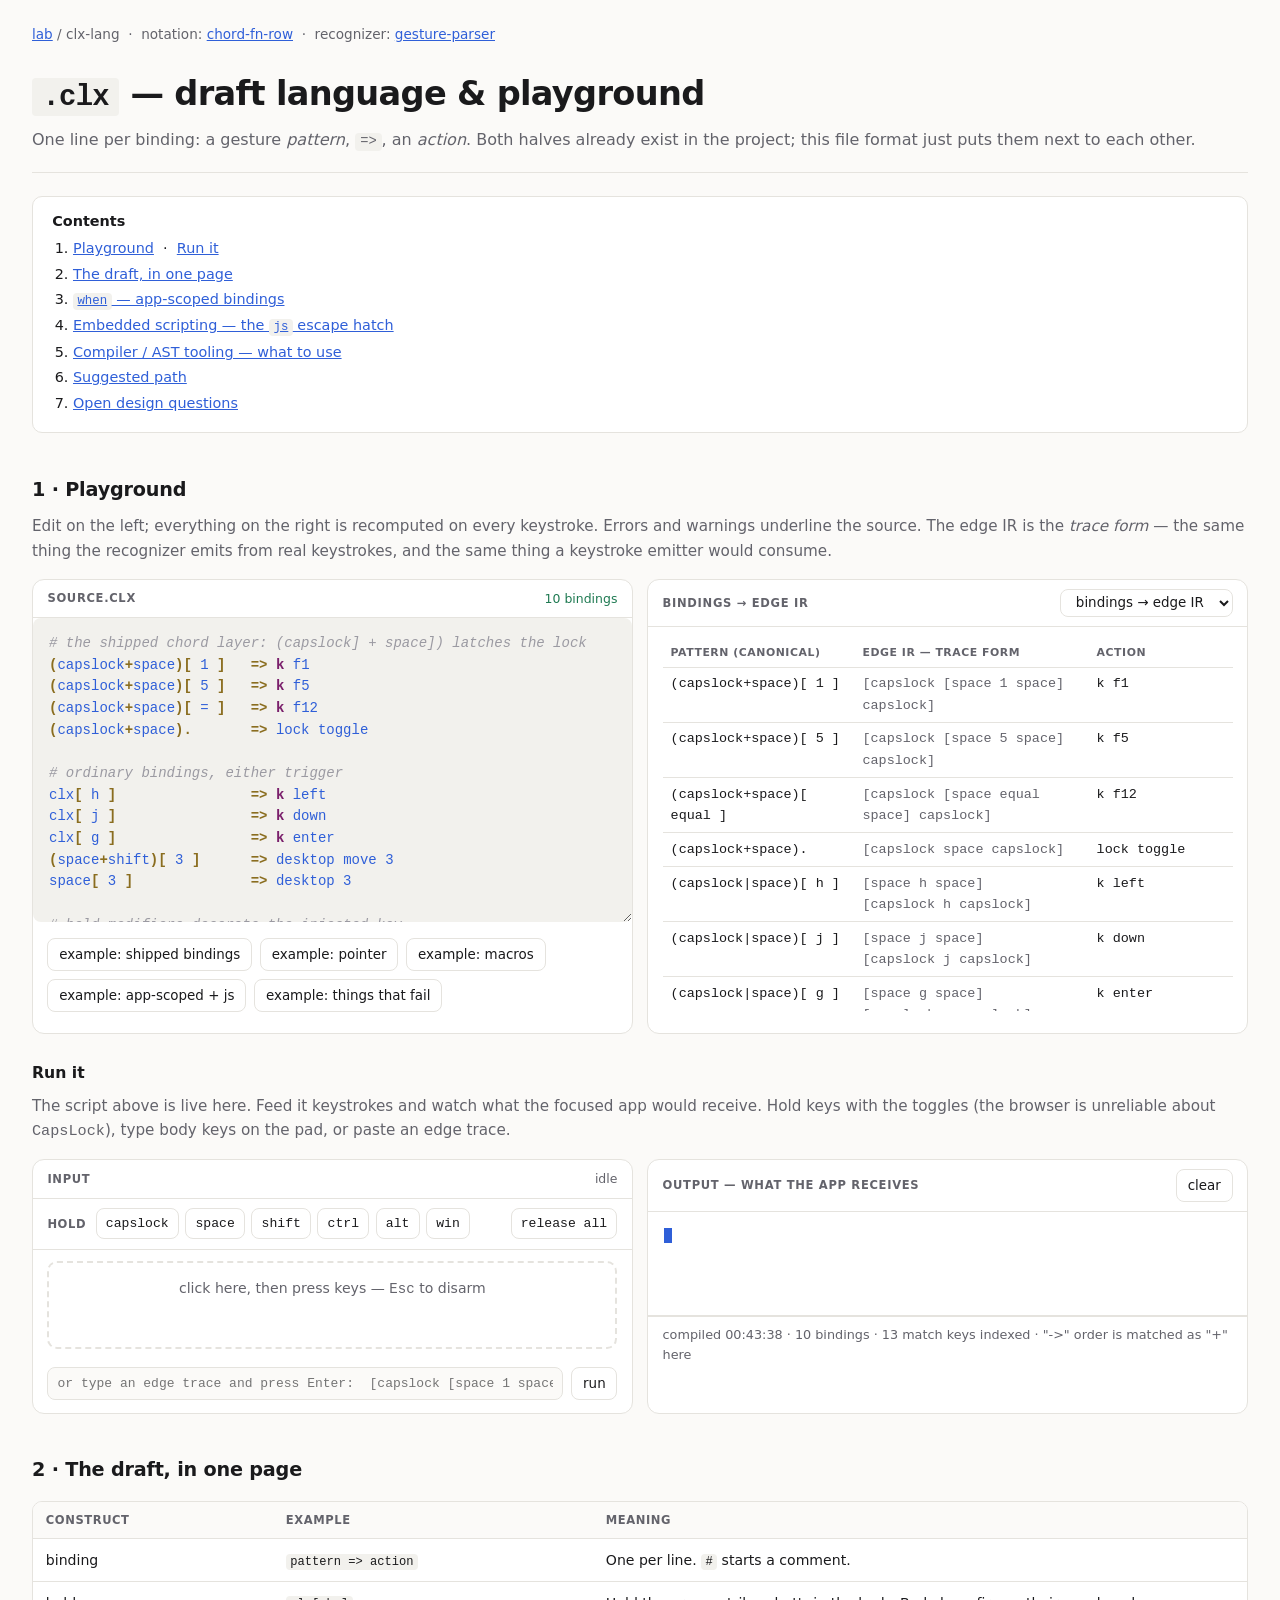
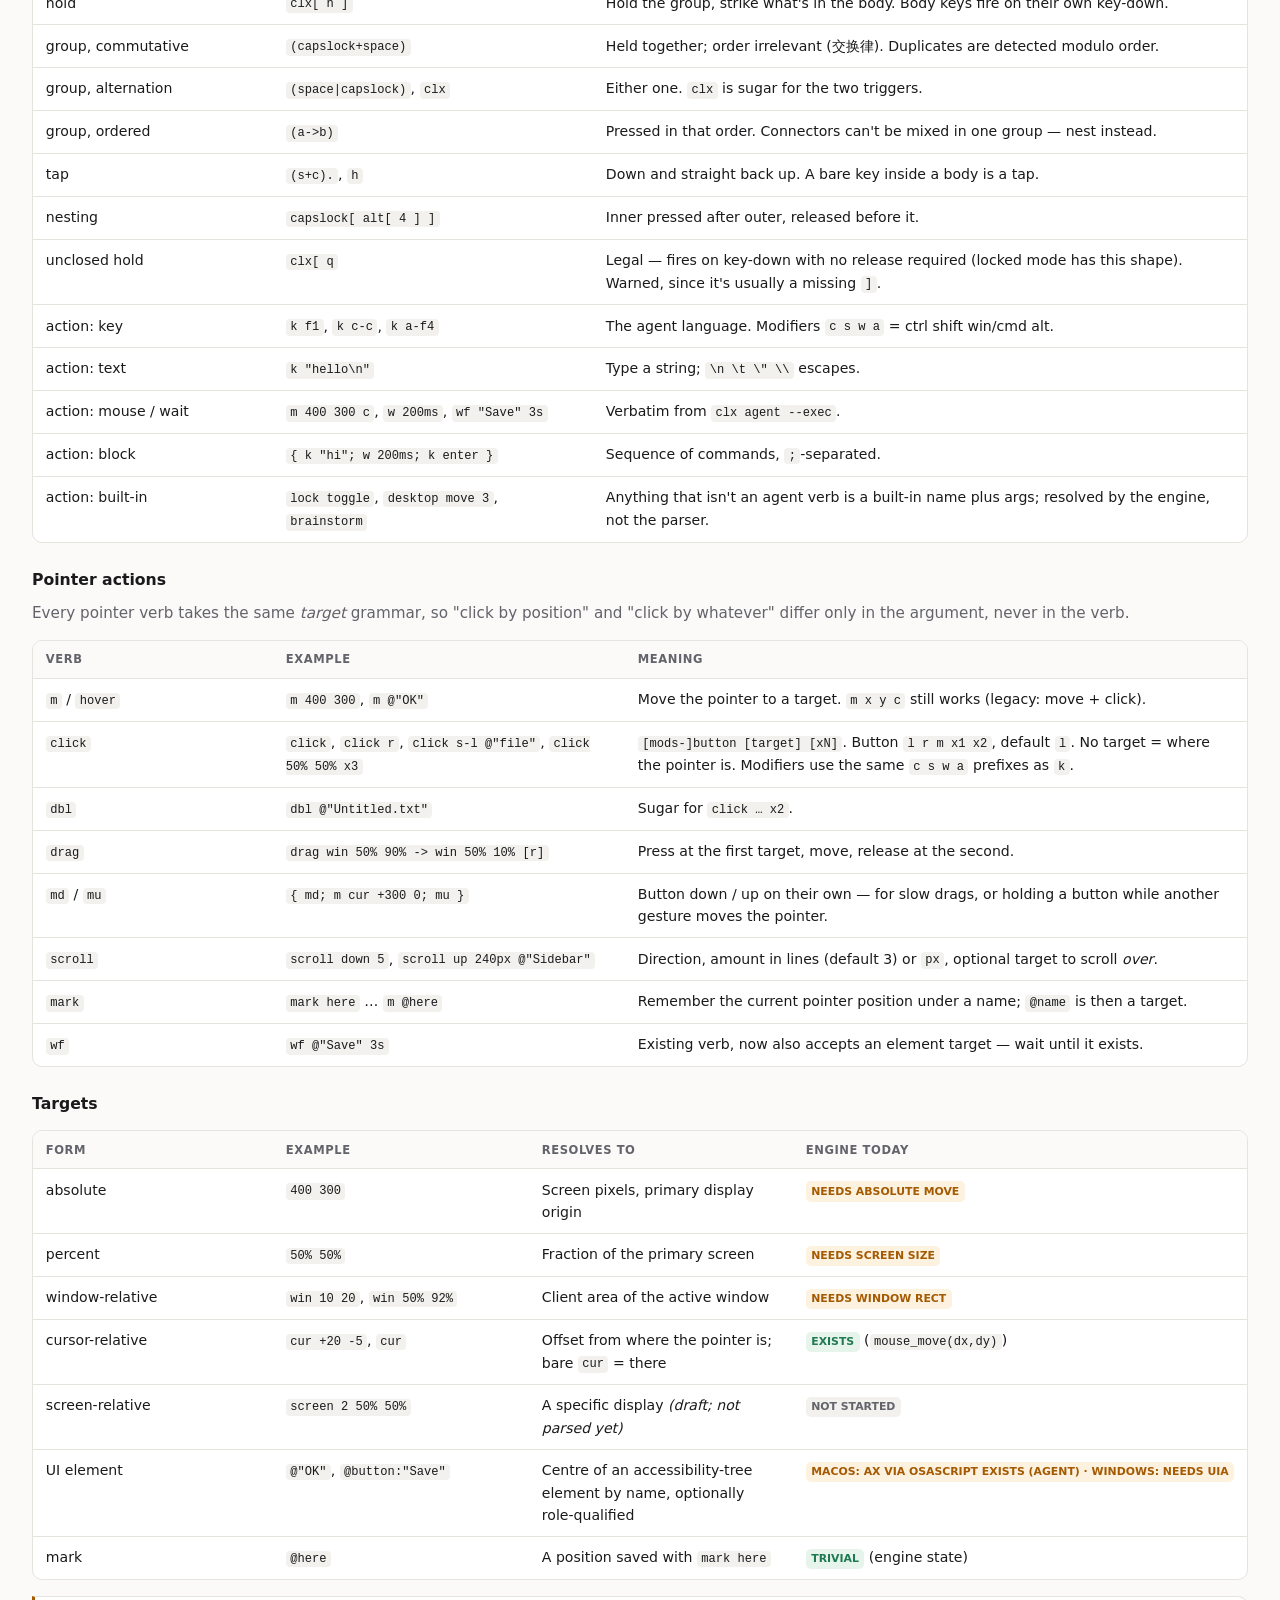
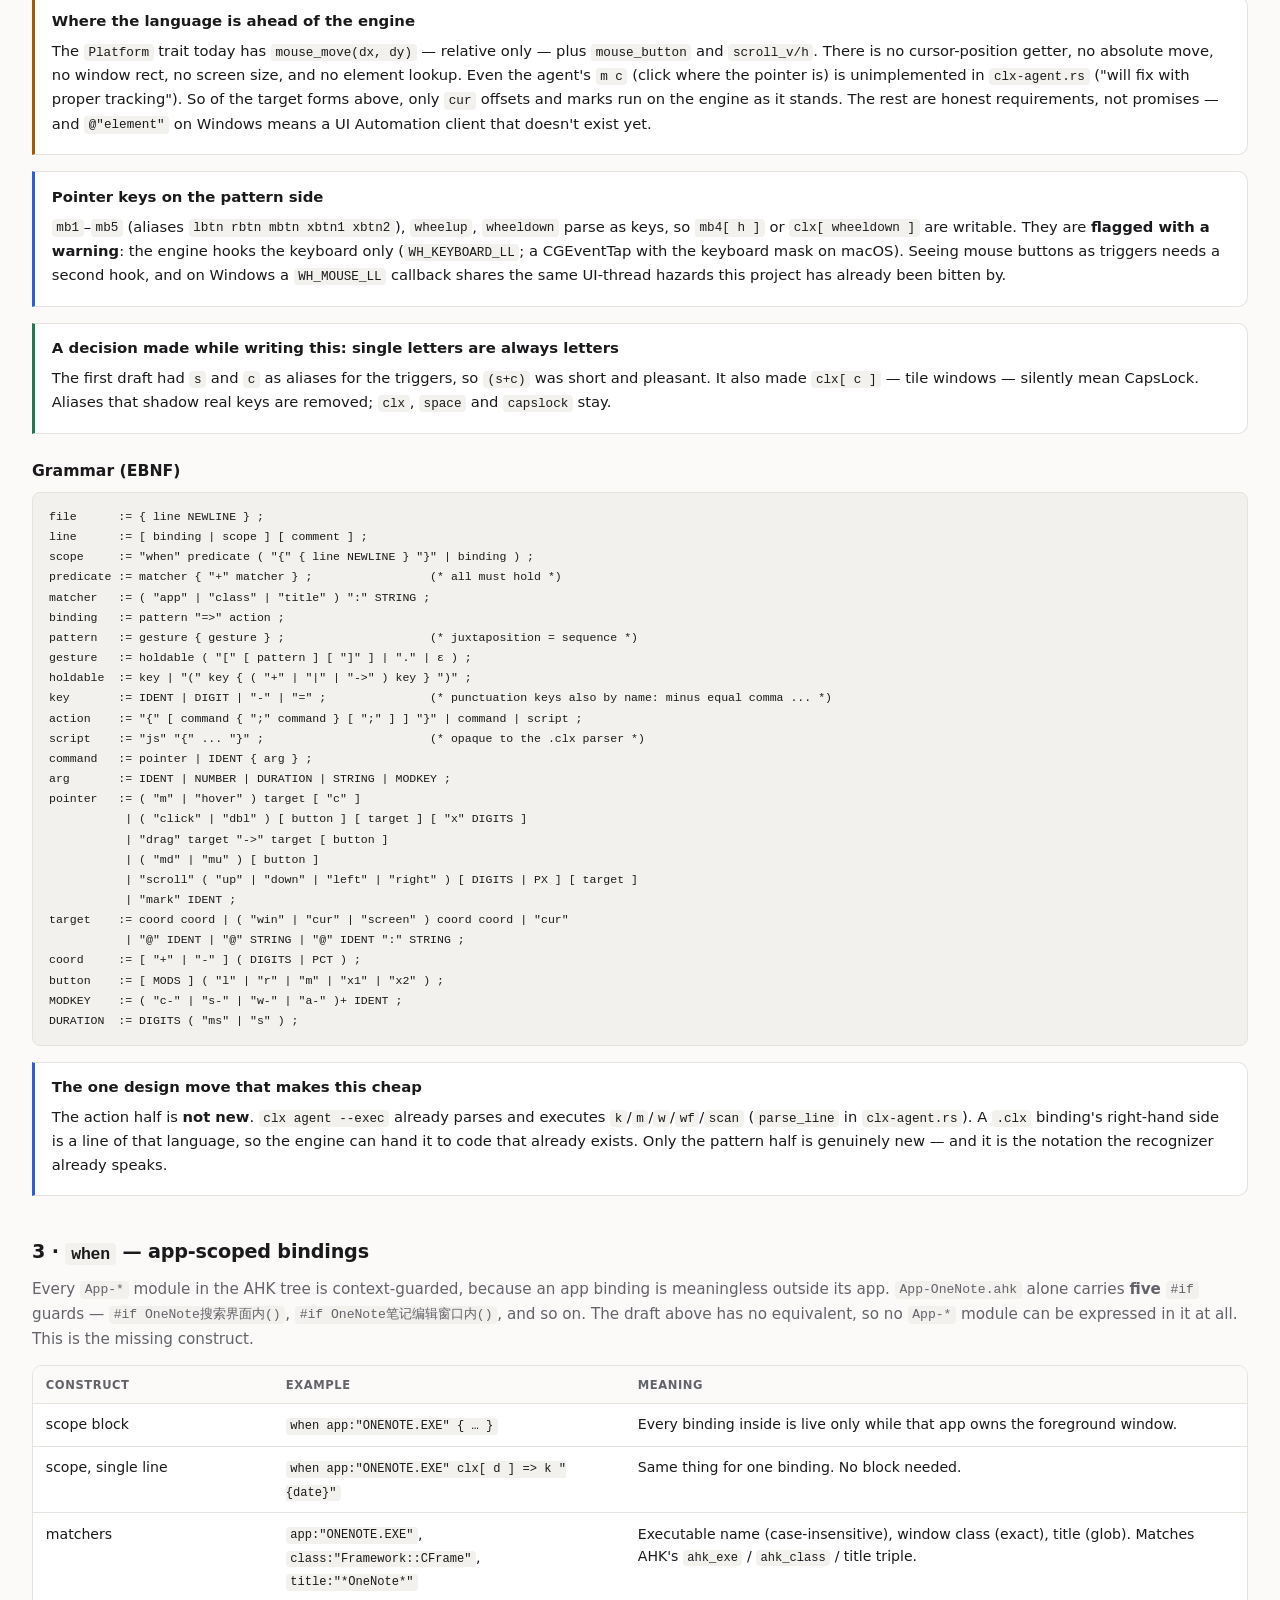
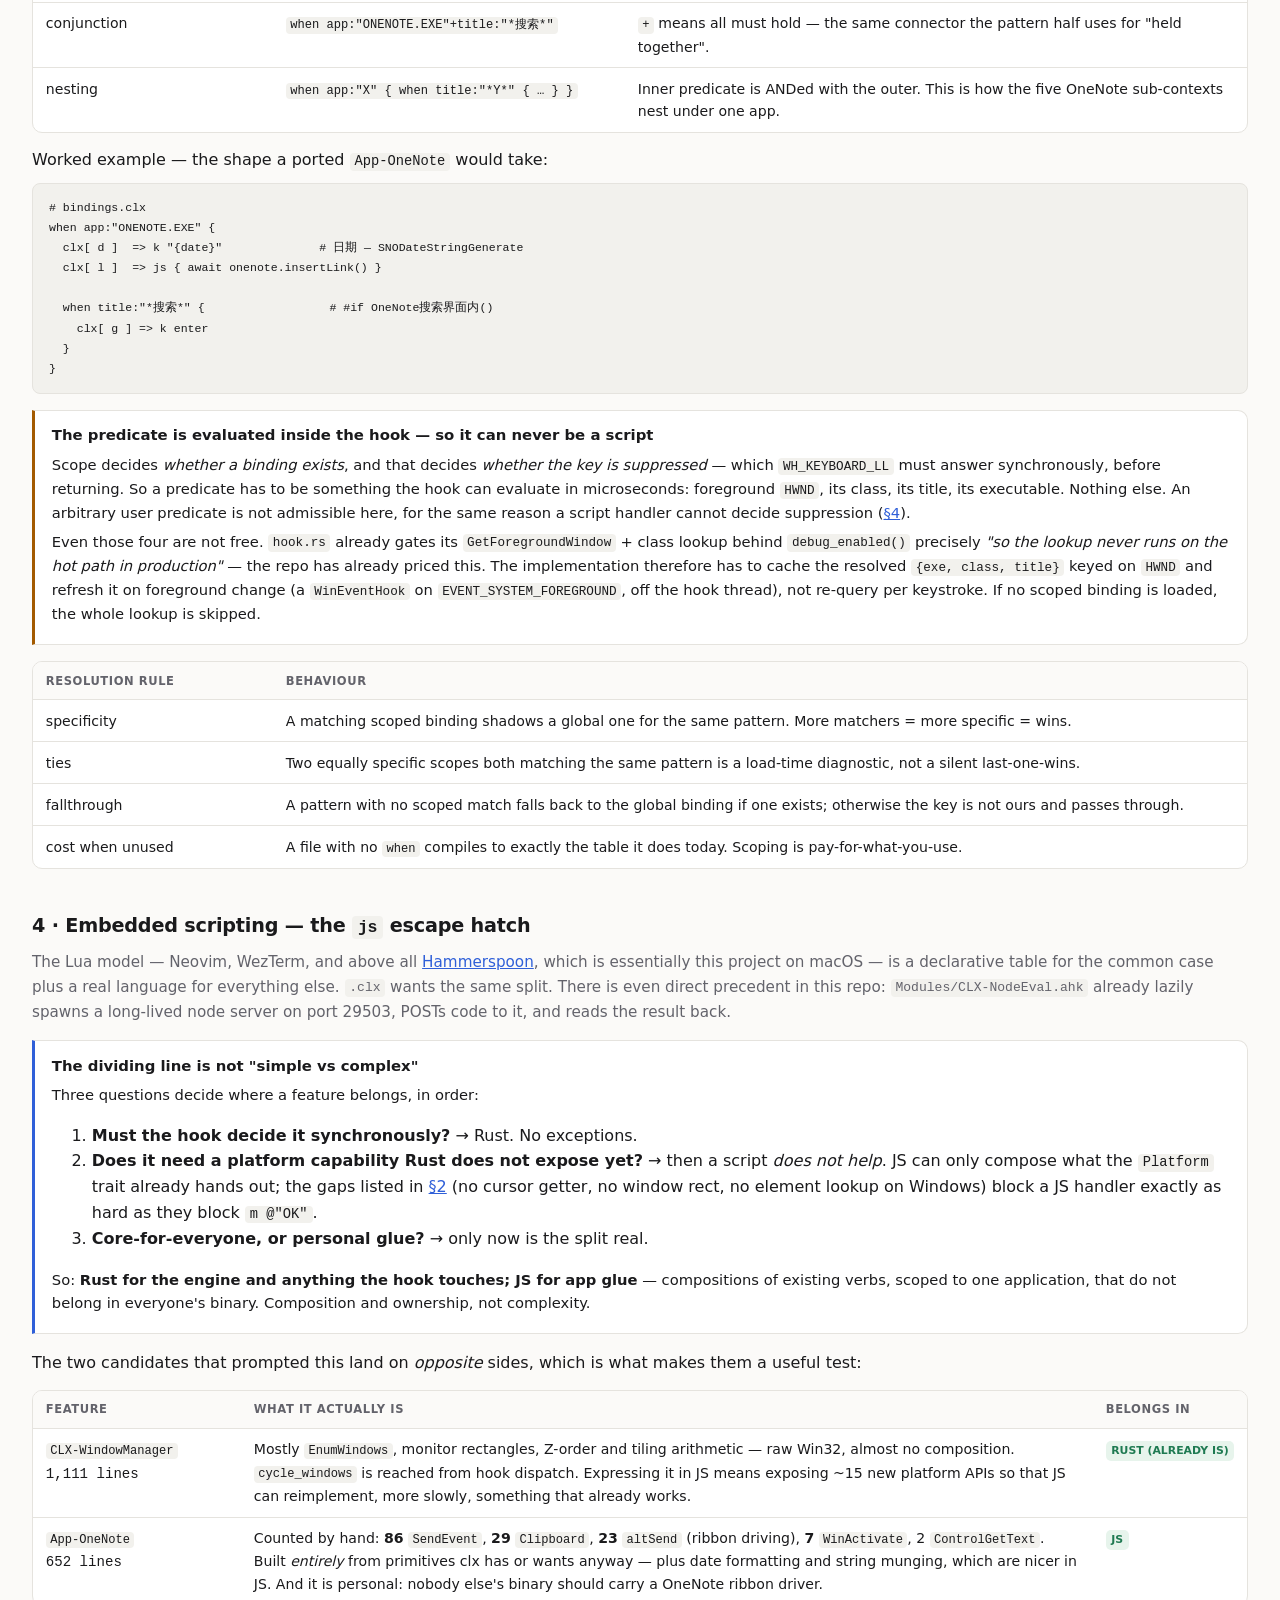
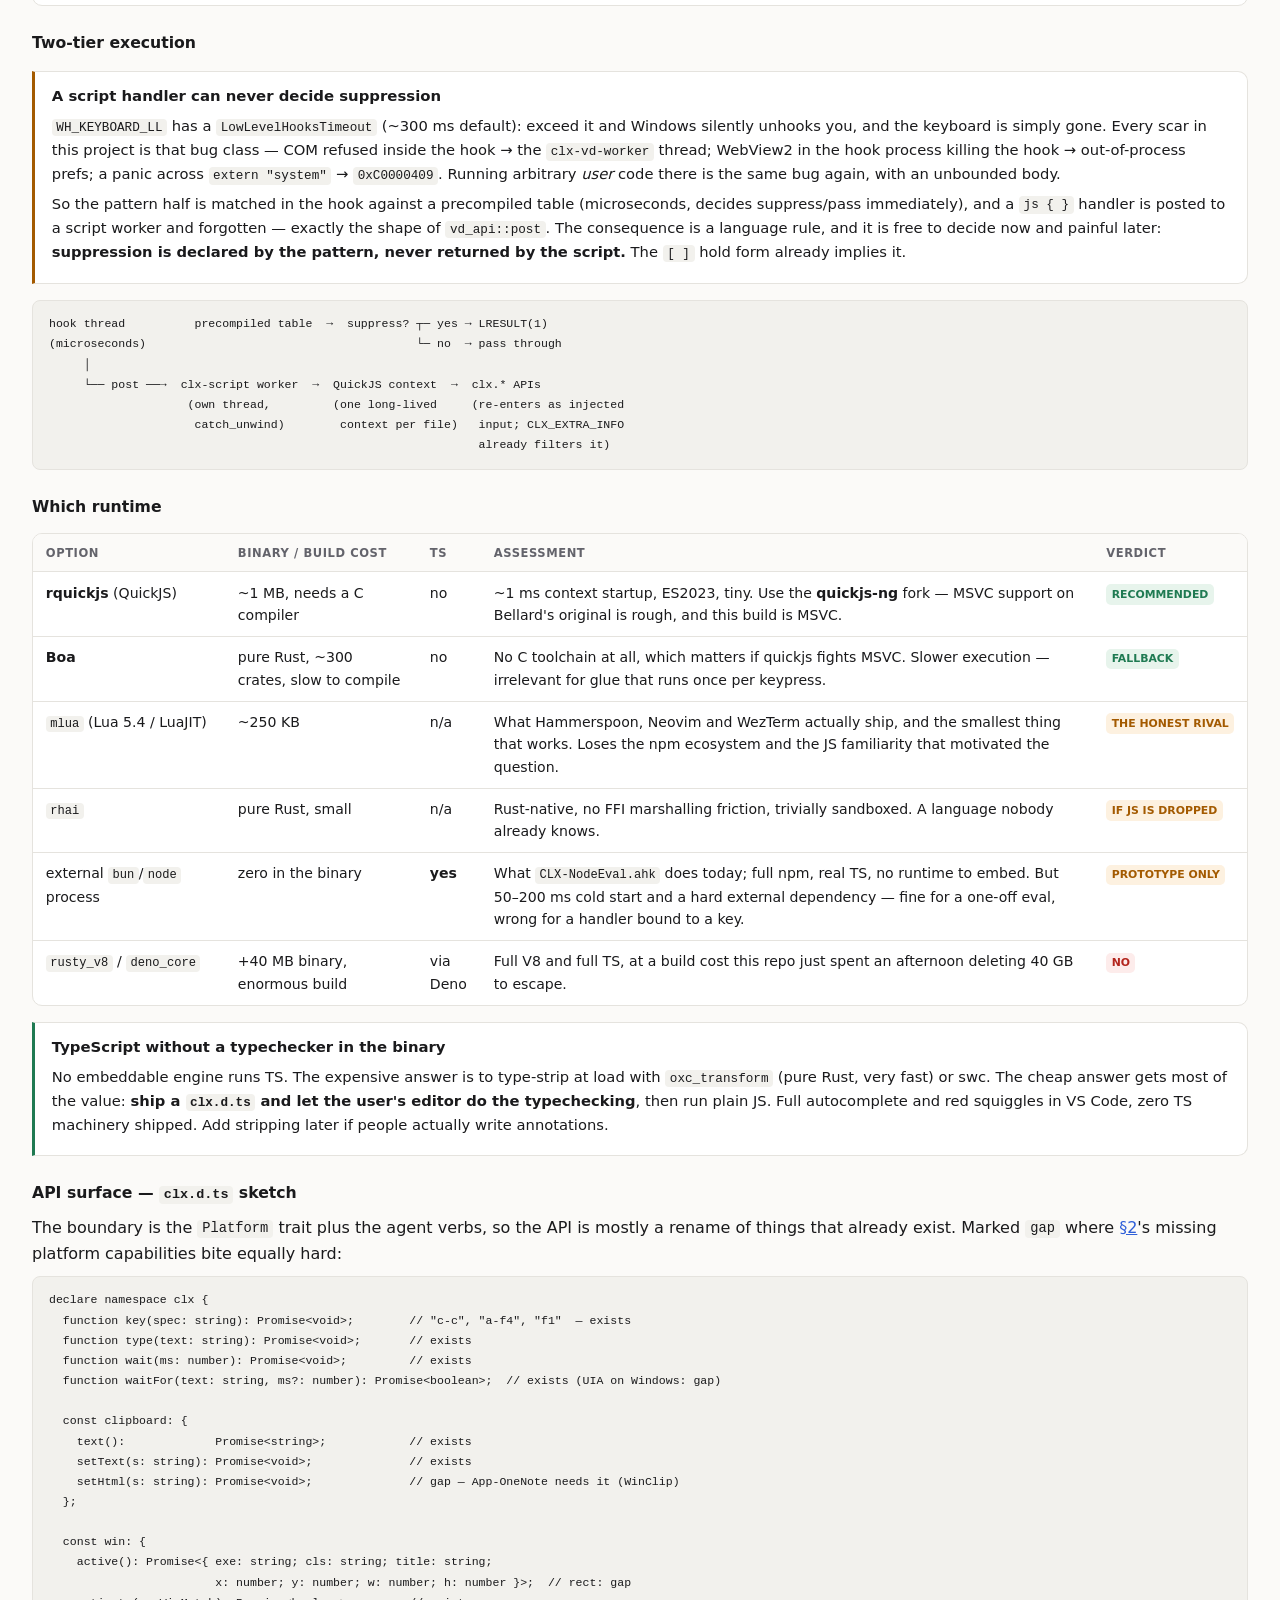
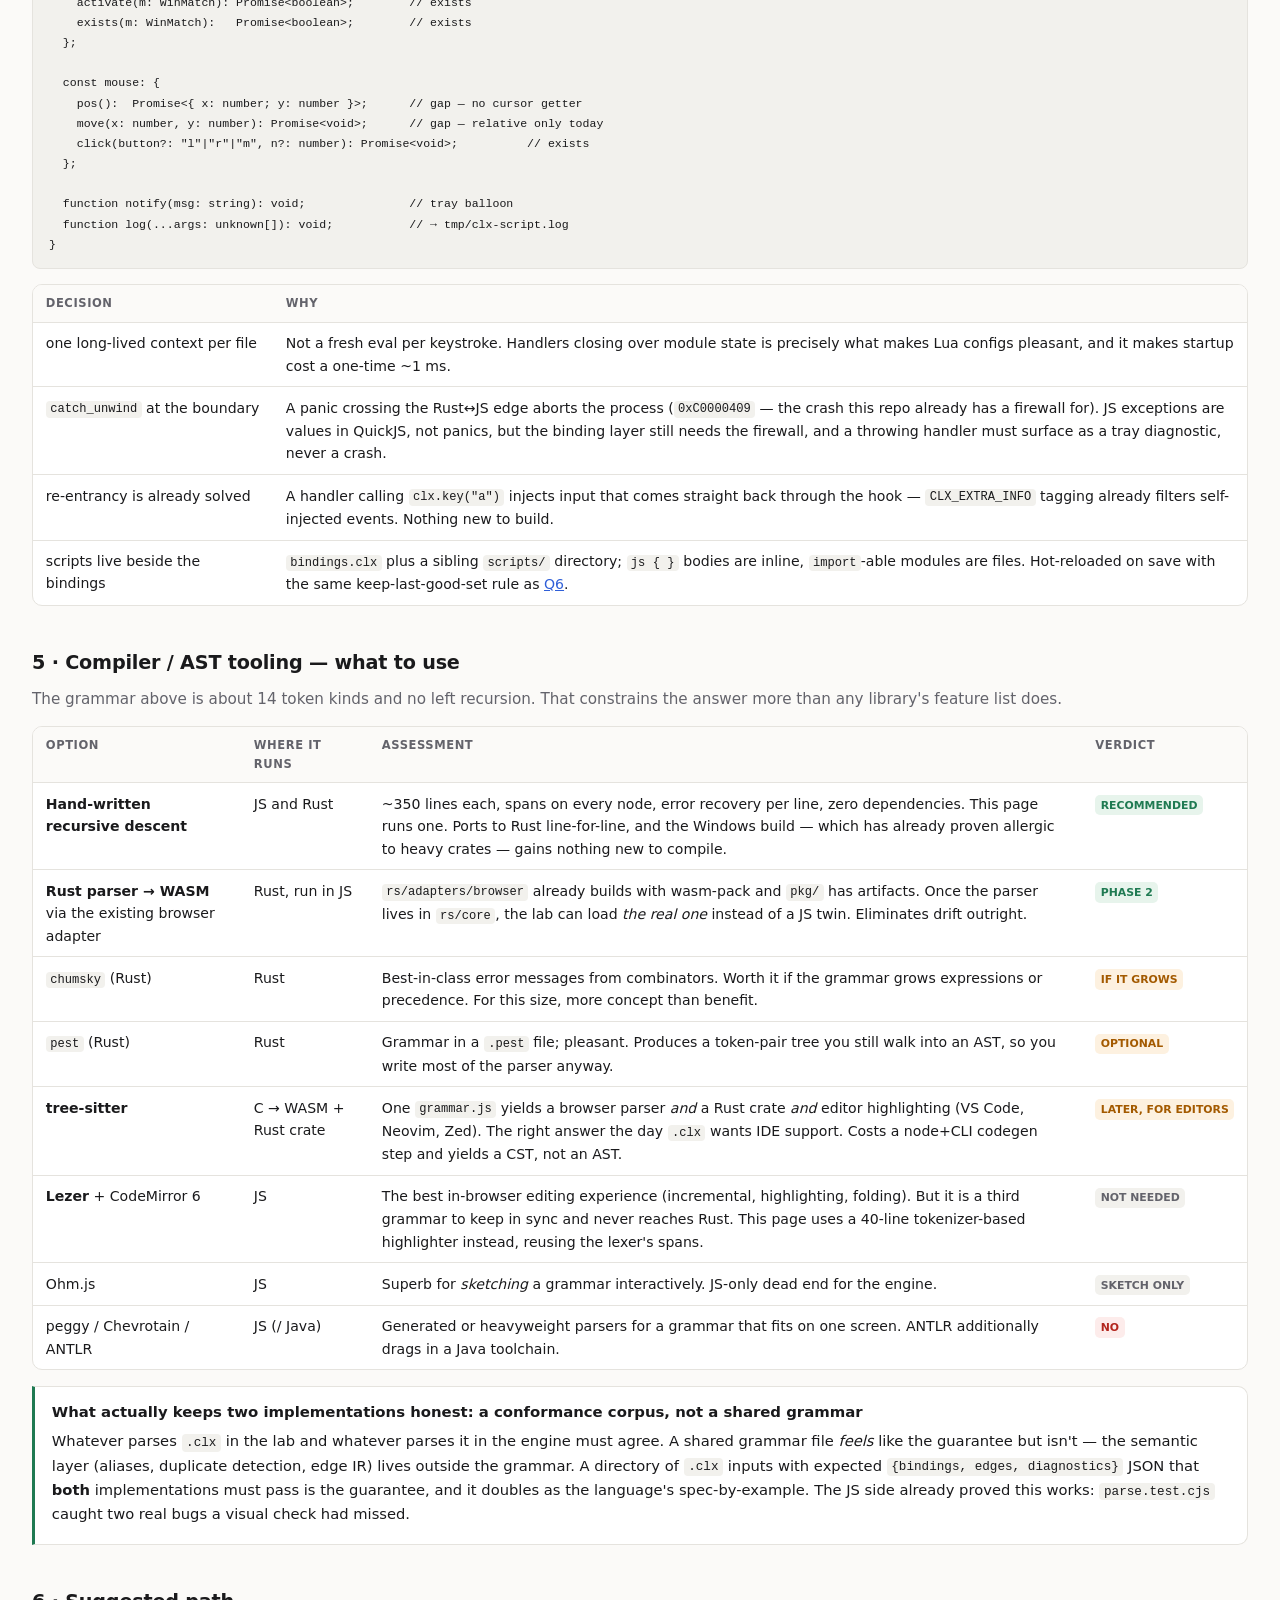
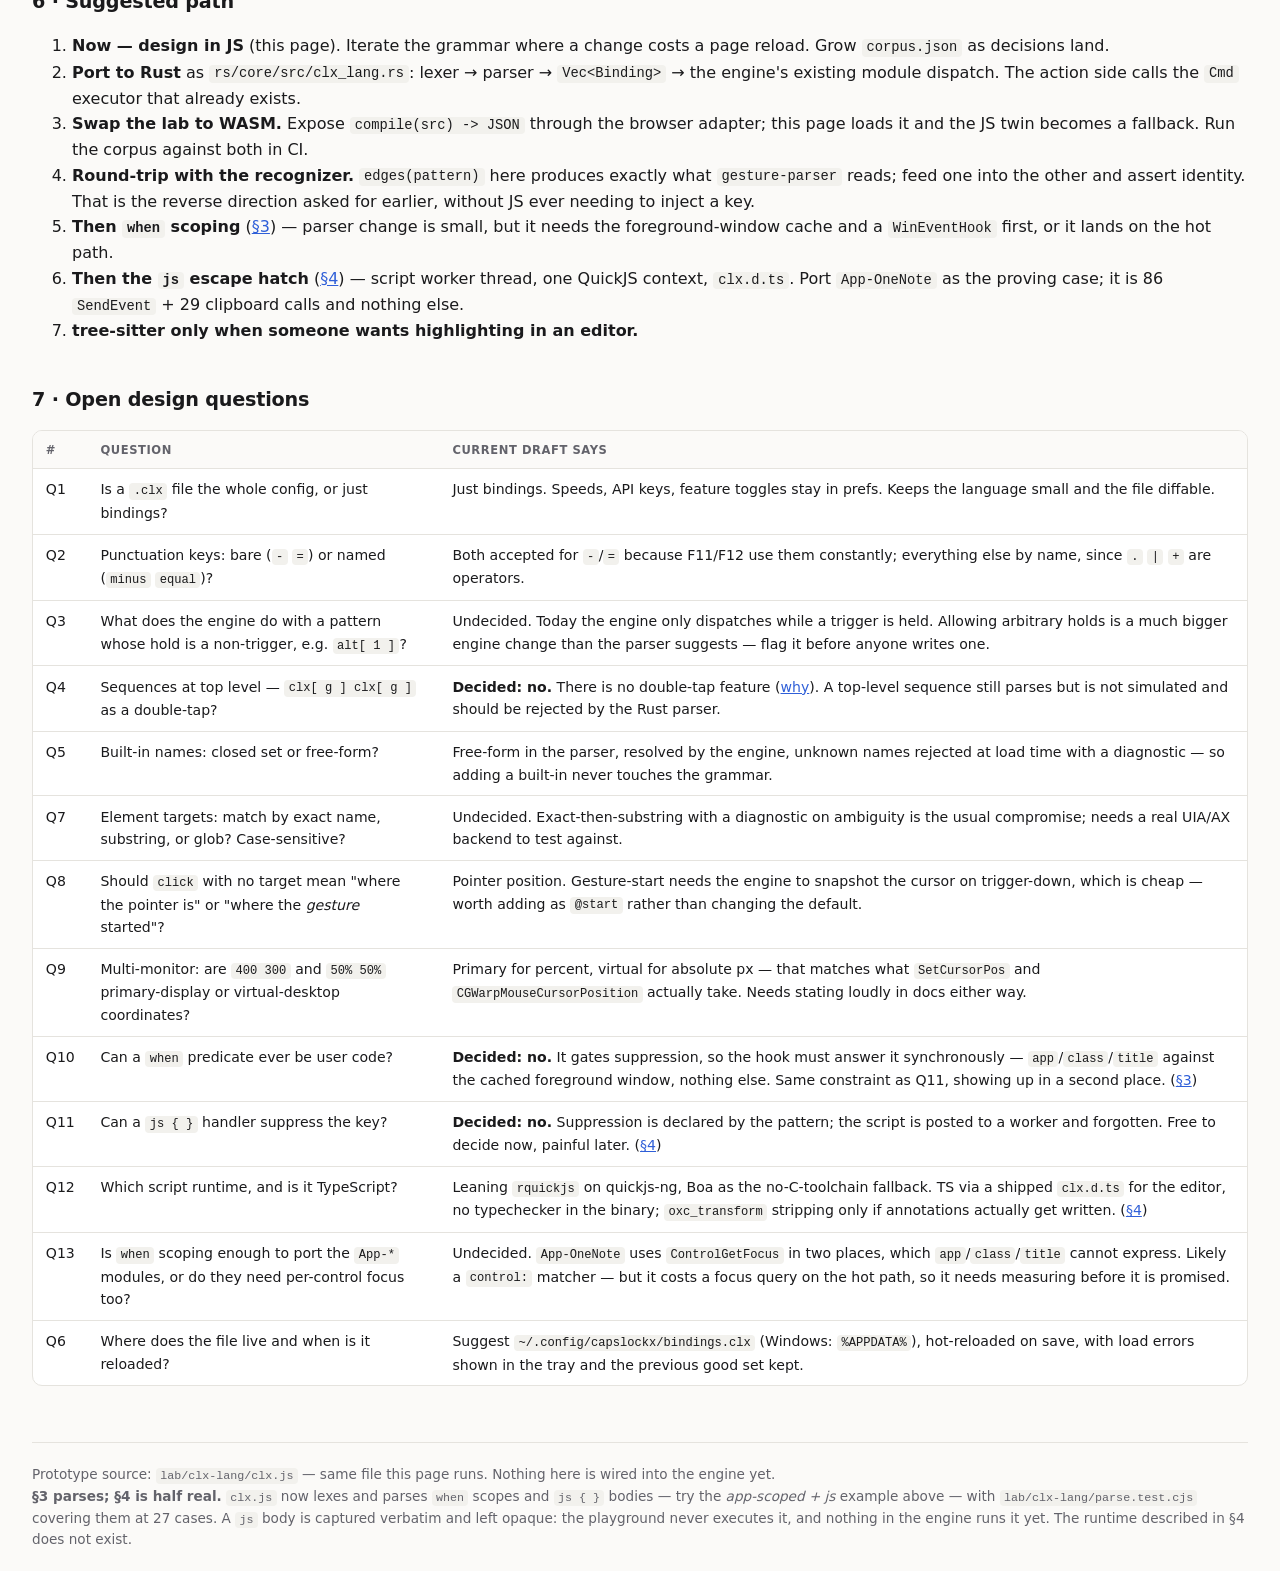
<file: lab/clx-lang/index.html>
<!doctype html>
<html lang="en">
<head>
<meta charset="utf-8">
<meta name="viewport" content="width=device-width,initial-scale=1">
<meta name="robots" content="noindex">
<title>.clx language — draft &amp; playground</title>
<style>
:root{
  --bg:#fbfaf8; --panel:#ffffff; --ink:#1a1a1c; --muted:#63636b; --line:#e5e3de;
  --accent:#2f5fd8; --code-bg:#f2f1ed; --ok:#1f7a52; --ok-bg:#e7f4ec;
  --warn:#a35a00; --warn-bg:#fdf1e0; --crit:#b3261e; --crit-bg:#fdeceb;
  --tk-key:#2f5fd8; --tk-op:#8a6d1f; --tk-str:#1f7a52; --tk-cmd:#7a1f6b; --tk-cm:#9b9aa2;
}
@media (prefers-color-scheme:dark){:root:not([data-theme="light"]){
  --bg:#131316; --panel:#1a1a1e; --ink:#e9e8e6; --muted:#9b9aa2; --line:#2c2c33;
  --accent:#8fb0ff; --code-bg:#232329; --ok:#8fd3ae; --ok-bg:#1d2f26;
  --warn:#f3bd72; --warn-bg:#382914; --crit:#ff9b93; --crit-bg:#3a1e1c;
  --tk-key:#8fb0ff; --tk-op:#e2c36a; --tk-str:#8fd3ae; --tk-cmd:#e19ad6; --tk-cm:#6f6f78;}}
:root[data-theme="dark"]{
  --bg:#131316; --panel:#1a1a1e; --ink:#e9e8e6; --muted:#9b9aa2; --line:#2c2c33;
  --accent:#8fb0ff; --code-bg:#232329; --ok:#8fd3ae; --ok-bg:#1d2f26;
  --warn:#f3bd72; --warn-bg:#382914; --crit:#ff9b93; --crit-bg:#3a1e1c;
  --tk-key:#8fb0ff; --tk-op:#e2c36a; --tk-str:#8fd3ae; --tk-cmd:#e19ad6; --tk-cm:#6f6f78;}
*{box-sizing:border-box}
body{background:var(--bg);color:var(--ink);margin:0;padding:0 1.25rem 6rem;
  font:16px/1.6 ui-sans-serif,system-ui,-apple-system,"Segoe UI",sans-serif}
.wrap{max-width:76rem;margin:0 auto}
.crumb{font-size:.85rem;color:var(--muted);margin:0;padding-top:1.5rem}
header{padding:1.3rem 0 1.2rem;border-bottom:1px solid var(--line)}
h1{font-size:clamp(1.5rem,3vw,2.1rem);margin:0 0 .4rem;letter-spacing:-.02em}
.sub{color:var(--muted);margin:0}
h2{font-size:1.2rem;margin:2.6rem 0 .5rem;letter-spacing:-.01em;scroll-margin-top:1rem}
h3{font-size:.98rem;margin:1.5rem 0 .4rem}
p{margin:.55rem 0}
.lede{color:var(--muted);font-size:.95rem}
code{font-family:ui-monospace,"Cascadia Mono",Consolas,monospace;background:var(--code-bg);
  padding:.1em .36em;border-radius:4px;font-size:.86em}
pre{background:var(--code-bg);border:1px solid var(--line);border-radius:8px;padding:.85rem 1rem;
  overflow-x:auto;font-size:.84rem;line-height:1.5;margin:.6rem 0}
pre code{background:none;padding:0}
a{color:var(--accent)}
.mono{font-family:ui-monospace,"Cascadia Mono",Consolas,monospace}

/* ── playground ──────────────────────────────────────────────────── */
.pg{display:grid;gap:.9rem;grid-template-columns:minmax(0,1fr) minmax(0,1fr);margin:1rem 0}
@media (max-width:60rem){.pg{grid-template-columns:1fr}}
.pane{background:var(--panel);border:1px solid var(--line);border-radius:12px;overflow:hidden;min-width:0}
.pane .hd{display:flex;justify-content:space-between;align-items:center;gap:.6rem;
  padding:.55rem .9rem;border-bottom:1px solid var(--line);font-size:.72rem;font-weight:700;
  text-transform:uppercase;letter-spacing:.06em;color:var(--muted)}
.pane .hd .r{font-weight:500;text-transform:none;letter-spacing:0;font-size:.78rem}
.editor{position:relative;min-height:19rem}
.editor textarea,.editor .hl{font:14px/1.55 ui-monospace,"Cascadia Mono",Consolas,monospace;
  padding:.9rem 1rem;margin:0;border:0;width:100%;min-height:19rem;white-space:pre;overflow:auto;
  tab-size:4;letter-spacing:0}
.editor .hl{position:absolute;inset:0;pointer-events:none;color:var(--ink);word-break:normal}
.editor textarea{position:relative;background:transparent;color:transparent;caret-color:var(--ink);
  resize:vertical;outline:none;display:block}
.hl .k{color:var(--tk-key)} .hl .o{color:var(--tk-op);font-weight:700} .hl .s{color:var(--tk-str)}
.hl .c{color:var(--tk-cmd);font-weight:600} .hl .m{color:var(--tk-cm);font-style:italic}
.hl .kw{color:var(--tk-cmd);font-weight:700}
.hl .js{color:var(--tk-cm);font-style:italic;opacity:.85}
.hl .e{text-decoration:underline wavy var(--crit);text-underline-offset:3px}
.hl .w{text-decoration:underline wavy var(--warn);text-underline-offset:3px}
.out{padding:.7rem .9rem;font-size:.84rem;overflow:auto;max-height:24rem}
.out td.scope{max-width:11rem;overflow:hidden;text-overflow:ellipsis;white-space:nowrap}
.out td.act{white-space:pre-wrap;word-break:break-word;min-width:9rem}
.out table{border-collapse:collapse;width:100%}
.out td,.out th{text-align:left;vertical-align:top;padding:.35rem .5rem;border-bottom:1px solid var(--line)}
.out th{font-size:.68rem;text-transform:uppercase;letter-spacing:.05em;color:var(--muted);font-weight:700}
.out tr:last-child td{border-bottom:none}
.diag{display:flex;gap:.6rem;padding:.35rem .5rem;border-bottom:1px solid var(--line);align-items:baseline}
.diag:last-child{border-bottom:none}
.diag .lv{font-size:.66rem;font-weight:800;padding:.1em .45em;border-radius:4px;text-transform:uppercase;min-width:3.6rem;text-align:center}
.diag.error .lv{color:var(--crit);background:var(--crit-bg)} .diag.warn .lv{color:var(--warn);background:var(--warn-bg)}
.diag .at{color:var(--muted);min-width:3.4rem}
.diag pre{margin:.3rem 0 0;padding:.35rem .6rem;font-size:.78rem}
.ok-line{color:var(--ok);font-weight:600;padding:.4rem .5rem}
.row{display:flex;gap:.5rem;flex-wrap:wrap;align-items:center;margin:.6rem 0}
button,select{font:inherit;font-size:.84rem;padding:.35em .8em;border-radius:8px;border:1px solid var(--line);
  background:var(--panel);color:var(--ink);cursor:pointer}
button:hover{border-color:var(--accent);color:var(--accent)}
button.on{background:var(--accent);border-color:var(--accent);color:var(--bg);font-weight:600}
.json{font-size:.78rem;white-space:pre;max-height:24rem;overflow:auto;margin:0;padding:.7rem .9rem;background:transparent;border:0}

/* ── run / simulator ─────────────────────────────────────────────── */
.holds{display:flex;gap:.4rem;flex-wrap:wrap;padding:.6rem .9rem;border-bottom:1px solid var(--line);align-items:center}
.holds .lbl{font-size:.72rem;color:var(--muted);text-transform:uppercase;letter-spacing:.05em;font-weight:700;margin-right:.2rem}
.holds button{font-family:ui-monospace,Consolas,monospace;font-size:.82rem;padding:.3em .7em}
.holds button.down{background:var(--accent);border-color:var(--accent);color:var(--bg);font-weight:700}
#rpad{margin:.7rem .9rem;border:2px dashed var(--line);border-radius:10px;padding:.9rem;text-align:center;
  cursor:pointer;outline:none;font-size:.88rem;color:var(--muted);transition:border-color .15s,background .15s}
#rpad.armed{border-style:solid;border-color:var(--accent);color:var(--accent);font-weight:600;background:var(--live-bg,rgba(47,95,216,.06))}
#rheld{margin-top:.5rem;min-height:1.5rem;display:flex;gap:.35rem;justify-content:center;flex-wrap:wrap}
#rheld .pk{background:var(--accent);color:var(--bg);font-weight:700;padding:.15em .55em;border-radius:6px;font-size:.78rem;font-family:ui-monospace,Consolas,monospace}
.trace{display:flex;gap:.5rem;padding:.4rem .9rem .8rem;align-items:center}
.trace input{flex:1;font:13px/1.5 ui-monospace,Consolas,monospace;padding:.45em .7em;border:1px solid var(--line);border-radius:8px;background:var(--bg);color:var(--ink);min-width:0}
.trace input:focus{outline:none;border-color:var(--accent)}
#transcript{font:14px/1.6 ui-monospace,"Cascadia Mono",Consolas,monospace;white-space:pre-wrap;word-break:break-word;
  padding:.8rem .95rem;min-height:6.5rem;max-height:11rem;overflow:auto;border-bottom:1px solid var(--line)}
#transcript .mk{color:var(--accent);background:var(--code-bg);border-radius:4px;padding:0 .25em;font-size:.86em;font-weight:600}
#transcript .caret{display:inline-block;width:.55em;height:1.1em;background:var(--accent);vertical-align:text-bottom;animation:blink 1s steps(1) infinite;margin-left:1px}
@keyframes blink{50%{opacity:0}}
#rlog{font-size:.82rem;max-height:14rem;overflow:auto}
#rlog .row{display:grid;grid-template-columns:5.2rem minmax(9rem,1fr) 2.6rem minmax(9rem,1.4fr);gap:.6rem;padding:.3rem .9rem;border-bottom:1px solid var(--line);align-items:baseline}
#rlog .row:last-child{border-bottom:none}
#rlog .t{color:var(--muted);font-size:.72rem}
#rlog .g{font-family:ui-monospace,Consolas,monospace}
#rlog .arrow{color:var(--muted);text-align:center}
#rlog .a{font-family:ui-monospace,Consolas,monospace;color:var(--ok)}
#rlog .row.miss .a{color:var(--warn)} #rlog .row.pass .a{color:var(--muted)}
#rlog .row.hit .g{color:var(--accent);font-weight:600}
#rlog .ln{color:var(--muted);font-size:.72rem;margin-left:.4rem}
.note{font-size:.8rem;color:var(--muted);padding:.5rem .9rem;border-top:1px solid var(--line)}

/* ── prose tables ────────────────────────────────────────────────── */
.scroll{overflow-x:auto;border:1px solid var(--line);border-radius:10px;background:var(--panel);margin:.9rem 0}
table.t{border-collapse:collapse;width:100%;font-size:.88rem;min-width:48rem}
table.t th,table.t td{text-align:left;vertical-align:top;padding:.58rem .8rem;border-bottom:1px solid var(--line)}
table.t th{font-size:.72rem;text-transform:uppercase;letter-spacing:.05em;color:var(--muted);font-weight:700;background:var(--bg)}
table.t tr:last-child td{border-bottom:none}
.sev{display:inline-block;font-size:.68rem;font-weight:800;padding:.14em .5em;border-radius:5px;text-transform:uppercase;white-space:nowrap}
.sev.win{color:var(--ok);background:var(--ok-bg)} .sev.mid{color:var(--warn);background:var(--warn-bg)}
.sev.bad{color:var(--crit);background:var(--crit-bg)} .sev.none{color:var(--muted);background:var(--code-bg)}
.callout{border:1px solid var(--line);border-left:3px solid var(--accent);background:var(--panel);
  border-radius:0 10px 10px 0;padding:.85rem 1.05rem;margin:1rem 0}
.callout.ok{border-left-color:var(--ok)} .callout.warn{border-left-color:var(--warn)}
.callout h4{margin:0 0 .3rem;font-size:.93rem} .callout p{margin:.3rem 0;font-size:.92rem}
ul.tight{margin:.5rem 0;padding-left:1.2rem} ul.tight li{margin:.3rem 0}
nav.toc{background:var(--panel);border:1px solid var(--line);border-radius:10px;padding:.8rem 1.2rem;margin:1.4rem 0;font-size:.9rem}
nav.toc ol{margin:.3rem 0;padding-left:1.3rem} nav.toc li{margin:.15rem 0}
footer{margin-top:3.5rem;padding-top:1.3rem;border-top:1px solid var(--line);color:var(--muted);font-size:.85rem}
</style>
</head>
<body>
<div class="wrap">

<p class="crumb"><a href="/lab/">lab</a> / clx-lang &nbsp;·&nbsp;
  notation: <a href="/lab/chord-fn-row/#notation">chord-fn-row</a> &nbsp;·&nbsp;
  recognizer: <a href="/lab/gesture-parser/">gesture-parser</a></p>

<header>
  <h1><code>.clx</code> — draft language &amp; playground</h1>
  <p class="sub">One line per binding: a gesture <em>pattern</em>, <code>=&gt;</code>, an <em>action</em>. Both halves already exist in the project; this file format just puts them next to each other.</p>
</header>

<nav class="toc"><strong>Contents</strong>
<ol>
  <li><a href="#play">Playground</a> &nbsp;·&nbsp; <a href="#run">Run it</a></li>
  <li><a href="#lang">The draft, in one page</a></li>
  <li><a href="#scope"><code>when</code> — app-scoped bindings</a></li>
  <li><a href="#script">Embedded scripting — the <code>js</code> escape hatch</a></li>
  <li><a href="#tooling">Compiler / AST tooling — what to use</a></li>
  <li><a href="#plan">Suggested path</a></li>
  <li><a href="#open">Open design questions</a></li>
</ol></nav>

<h2 id="play">1 · Playground</h2>
<p class="lede">Edit on the left; everything on the right is recomputed on every keystroke. Errors and warnings underline the source. The edge IR is the <em>trace form</em> — the same thing the recognizer emits from real keystrokes, and the same thing a keystroke emitter would consume.</p>

<div class="pg">
  <div class="pane">
    <div class="hd"><span>source.clx</span><span class="r" id="stat">—</span></div>
    <div class="editor">
      <pre class="hl" id="hl" aria-hidden="true"></pre>
      <textarea id="src" spellcheck="false" autocapitalize="off" autocomplete="off"></textarea>
    </div>
    <div class="row" style="padding:.4rem .9rem .7rem">
      <button data-ex="shipped">example: shipped bindings</button>
      <button data-ex="pointer">example: pointer</button>
      <button data-ex="macros">example: macros</button>
      <button data-ex="scoped">example: app-scoped + js</button>
      <button data-ex="errors">example: things that fail</button>
    </div>
  </div>
  <div class="pane">
    <div class="hd"><span id="rhd">bindings → edge IR</span>
      <span class="r"><select id="view"><option value="bind">bindings → edge IR</option><option value="diag">diagnostics</option><option value="ast">AST (JSON)</option><option value="tok">tokens</option></select></span></div>
    <div class="out" id="out"></div>
  </div>
</div>

<h3 id="run" style="margin-top:1.6rem">Run it</h3>
<p class="lede">The script above is live here. Feed it keystrokes and watch what the focused app would receive. Hold keys with the toggles (the browser is unreliable about <kbd>CapsLock</kbd>), type body keys on the pad, or paste an edge trace.</p>

<div class="pg">
  <div class="pane">
    <div class="hd"><span>input</span><span class="r" id="rstat">idle</span></div>
    <div class="holds"><span class="lbl">hold</span>
      <button data-hold="capslock">capslock</button>
      <button data-hold="space">space</button>
      <button data-hold="shift">shift</button>
      <button data-hold="ctrl">ctrl</button>
      <button data-hold="alt">alt</button>
      <button data-hold="win">win</button>
      <button id="rrelease" title="release every held key" style="margin-left:auto">release all</button>
    </div>
    <div id="rpad" tabindex="0" role="application">click here, then press keys — <kbd>Esc</kbd> to disarm
      <div id="rheld"></div>
    </div>
    <div class="trace">
      <input id="rtrace" placeholder='or type an edge trace and press Enter:  [capslock [space 1 space] capslock]' spellcheck="false">
      <button id="rgo">run</button>
    </div>
  </div>
  <div class="pane">
    <div class="hd"><span>output — what the app receives</span><span class="r"><button id="rclear">clear</button></span></div>
    <div id="transcript"><span class="caret"></span></div>
    <div id="rlog"></div>
    <div class="note" id="rnote"></div>
  </div>
</div>

<h2 id="lang">2 · The draft, in one page</h2>
<div class="scroll"><table class="t">
<thead><tr><th style="width:15rem">Construct</th><th style="width:20rem">Example</th><th>Meaning</th></tr></thead>
<tbody>
<tr><td>binding</td><td><code>pattern =&gt; action</code></td><td>One per line. <code>#</code> starts a comment.</td></tr>
<tr><td>hold</td><td><code>clx[ h ]</code></td><td>Hold the group, strike what's in the body. Body keys fire on their own key-down.</td></tr>
<tr><td>group, commutative</td><td><code>(capslock+space)</code></td><td>Held together; order irrelevant (交换律). Duplicates are detected modulo order.</td></tr>
<tr><td>group, alternation</td><td><code>(space|capslock)</code>, <code>clx</code></td><td>Either one. <code>clx</code> is sugar for the two triggers.</td></tr>
<tr><td>group, ordered</td><td><code>(a-&gt;b)</code></td><td>Pressed in that order. Connectors can't be mixed in one group — nest instead.</td></tr>
<tr><td>tap</td><td><code>(s+c).</code>, <code>h</code></td><td>Down and straight back up. A bare key inside a body is a tap.</td></tr>
<tr><td>nesting</td><td><code>capslock[ alt[ 4 ] ]</code></td><td>Inner pressed after outer, released before it.</td></tr>
<tr><td>unclosed hold</td><td><code>clx[ q</code></td><td>Legal — fires on key-down with no release required (locked mode has this shape). Warned, since it's usually a missing <code>]</code>.</td></tr>
<tr><td>action: key</td><td><code>k f1</code>, <code>k c-c</code>, <code>k a-f4</code></td><td>The agent language. Modifiers <code>c s w a</code> = ctrl shift win/cmd alt.</td></tr>
<tr><td>action: text</td><td><code>k "hello\n"</code></td><td>Type a string; <code>\n \t \" \\</code> escapes.</td></tr>
<tr><td>action: mouse / wait</td><td><code>m 400 300 c</code>, <code>w 200ms</code>, <code>wf "Save" 3s</code></td><td>Verbatim from <code>clx agent --exec</code>.</td></tr>
<tr><td>action: block</td><td><code>{ k "hi"; w 200ms; k enter }</code></td><td>Sequence of commands, <code>;</code>-separated.</td></tr>
<tr><td>action: built-in</td><td><code>lock toggle</code>, <code>desktop move 3</code>, <code>brainstorm</code></td><td>Anything that isn't an agent verb is a built-in name plus args; resolved by the engine, not the parser.</td></tr>
</tbody></table></div>

<h3>Pointer actions</h3>
<p class="lede">Every pointer verb takes the same <em>target</em> grammar, so "click by position" and "click by whatever" differ only in the argument, never in the verb.</p>
<div class="scroll"><table class="t">
<thead><tr><th style="width:15rem">Verb</th><th style="width:22rem">Example</th><th>Meaning</th></tr></thead>
<tbody>
<tr><td><code>m</code> / <code>hover</code></td><td><code>m 400 300</code>, <code>m @"OK"</code></td><td>Move the pointer to a target. <code>m x y c</code> still works (legacy: move + click).</td></tr>
<tr><td><code>click</code></td><td><code>click</code>, <code>click r</code>, <code>click s-l @"file"</code>, <code>click 50% 50% x3</code></td><td><code>[mods-]button [target] [xN]</code>. Button <code>l r m x1 x2</code>, default <code>l</code>. No target = where the pointer is. Modifiers use the same <code>c s w a</code> prefixes as <code>k</code>.</td></tr>
<tr><td><code>dbl</code></td><td><code>dbl @"Untitled.txt"</code></td><td>Sugar for <code>click … x2</code>.</td></tr>
<tr><td><code>drag</code></td><td><code>drag win 50% 90% -&gt; win 50% 10% [r]</code></td><td>Press at the first target, move, release at the second.</td></tr>
<tr><td><code>md</code> / <code>mu</code></td><td><code>{ md; m cur +300 0; mu }</code></td><td>Button down / up on their own — for slow drags, or holding a button while another gesture moves the pointer.</td></tr>
<tr><td><code>scroll</code></td><td><code>scroll down 5</code>, <code>scroll up 240px @"Sidebar"</code></td><td>Direction, amount in lines (default 3) or <code>px</code>, optional target to scroll <em>over</em>.</td></tr>
<tr><td><code>mark</code></td><td><code>mark here</code> … <code>m @here</code></td><td>Remember the current pointer position under a name; <code>@name</code> is then a target.</td></tr>
<tr><td><code>wf</code></td><td><code>wf @"Save" 3s</code></td><td>Existing verb, now also accepts an element target — wait until it exists.</td></tr>
</tbody></table></div>

<h3>Targets</h3>
<div class="scroll"><table class="t">
<thead><tr><th style="width:15rem">Form</th><th style="width:16rem">Example</th><th>Resolves to</th><th style="width:11rem">Engine today</th></tr></thead>
<tbody>
<tr><td>absolute</td><td><code>400 300</code></td><td>Screen pixels, primary display origin</td><td><span class="sev mid">needs absolute move</span></td></tr>
<tr><td>percent</td><td><code>50% 50%</code></td><td>Fraction of the primary screen</td><td><span class="sev mid">needs screen size</span></td></tr>
<tr><td>window-relative</td><td><code>win 10 20</code>, <code>win 50% 92%</code></td><td>Client area of the active window</td><td><span class="sev mid">needs window rect</span></td></tr>
<tr><td>cursor-relative</td><td><code>cur +20 -5</code>, <code>cur</code></td><td>Offset from where the pointer is; bare <code>cur</code> = there</td><td><span class="sev win">exists</span> (<code>mouse_move(dx,dy)</code>)</td></tr>
<tr><td>screen-relative</td><td><code>screen 2 50% 50%</code></td><td>A specific display <em>(draft; not parsed yet)</em></td><td><span class="sev none">not started</span></td></tr>
<tr><td>UI element</td><td><code>@"OK"</code>, <code>@button:"Save"</code></td><td>Centre of an accessibility-tree element by name, optionally role-qualified</td><td><span class="sev mid">macOS: AX via osascript exists (agent) · Windows: needs UIA</span></td></tr>
<tr><td>mark</td><td><code>@here</code></td><td>A position saved with <code>mark here</code></td><td><span class="sev win">trivial</span> (engine state)</td></tr>
</tbody></table></div>

<div class="callout warn">
  <h4>Where the language is ahead of the engine</h4>
  <p>The <code>Platform</code> trait today has <code>mouse_move(dx, dy)</code> — relative only — plus <code>mouse_button</code> and <code>scroll_v/h</code>. There is no cursor-position getter, no absolute move, no window rect, no screen size, and no element lookup. Even the agent's <code>m c</code> (click where the pointer is) is unimplemented in <code>clx-agent.rs</code> ("will fix with proper tracking"). So of the target forms above, only <code>cur</code> offsets and marks run on the engine as it stands. The rest are honest requirements, not promises — and <code>@"element"</code> on Windows means a UI Automation client that doesn't exist yet.</p>
</div>

<div class="callout">
  <h4>Pointer keys on the pattern side</h4>
  <p><code>mb1</code>–<code>mb5</code> (aliases <code>lbtn rbtn mbtn xbtn1 xbtn2</code>), <code>wheelup</code>, <code>wheeldown</code> parse as keys, so <code>mb4[ h ]</code> or <code>clx[ wheeldown ]</code> are writable. They are <strong>flagged with a warning</strong>: the engine hooks the keyboard only (<code>WH_KEYBOARD_LL</code>; a CGEventTap with the keyboard mask on macOS). Seeing mouse buttons as triggers needs a second hook, and on Windows a <code>WH_MOUSE_LL</code> callback shares the same UI-thread hazards this project has already been bitten by.</p>
</div>

<div class="callout ok">
  <h4>A decision made while writing this: single letters are always letters</h4>
  <p>The first draft had <code>s</code> and <code>c</code> as aliases for the triggers, so <code>(s+c)</code> was short and pleasant. It also made <code>clx[ c ]</code> — tile windows — silently mean CapsLock. Aliases that shadow real keys are removed; <code>clx</code>, <code>space</code> and <code>capslock</code> stay.</p>
</div>

<h3>Grammar (EBNF)</h3>
<pre><code>file      := { line NEWLINE } ;
line      := [ binding | scope ] [ comment ] ;
scope     := "when" predicate ( "{" { line NEWLINE } "}" | binding ) ;
predicate := matcher { "+" matcher } ;                 (* all must hold *)
matcher   := ( "app" | "class" | "title" ) ":" STRING ;
binding   := pattern "=&gt;" action ;
pattern   := gesture { gesture } ;                     (* juxtaposition = sequence *)
gesture   := holdable ( "[" [ pattern ] [ "]" ] | "." | ε ) ;
holdable  := key | "(" key { ( "+" | "|" | "-&gt;" ) key } ")" ;
key       := IDENT | DIGIT | "-" | "=" ;               (* punctuation keys also by name: minus equal comma ... *)
action    := "{" [ command { ";" command } [ ";" ] ] "}" | command | script ;
script    := "js" "{" ... "}" ;                        (* opaque to the .clx parser *)
command   := pointer | IDENT { arg } ;
arg       := IDENT | NUMBER | DURATION | STRING | MODKEY ;
pointer   := ( "m" | "hover" ) target [ "c" ]
           | ( "click" | "dbl" ) [ button ] [ target ] [ "x" DIGITS ]
           | "drag" target "-&gt;" target [ button ]
           | ( "md" | "mu" ) [ button ]
           | "scroll" ( "up" | "down" | "left" | "right" ) [ DIGITS | PX ] [ target ]
           | "mark" IDENT ;
target    := coord coord | ( "win" | "cur" | "screen" ) coord coord | "cur"
           | "@" IDENT | "@" STRING | "@" IDENT ":" STRING ;
coord     := [ "+" | "-" ] ( DIGITS | PCT ) ;
button    := [ MODS ] ( "l" | "r" | "m" | "x1" | "x2" ) ;
MODKEY    := ( "c-" | "s-" | "w-" | "a-" )+ IDENT ;
DURATION  := DIGITS ( "ms" | "s" ) ;</code></pre>

<div class="callout">
  <h4>The one design move that makes this cheap</h4>
  <p>The action half is <strong>not new</strong>. <code>clx agent --exec</code> already parses and executes <code>k</code>/<code>m</code>/<code>w</code>/<code>wf</code>/<code>scan</code> (<code>parse_line</code> in <code>clx-agent.rs</code>). A <code>.clx</code> binding's right-hand side is a line of that language, so the engine can hand it to code that already exists. Only the pattern half is genuinely new — and it is the notation the recognizer already speaks.</p>
</div>

<h2 id="scope">3 · <code>when</code> — app-scoped bindings</h2>
<p class="lede">Every <code>App-*</code> module in the AHK tree is context-guarded, because an app binding is meaningless outside its app. <code>App-OneNote.ahk</code> alone carries <b>five</b> <code>#if</code> guards — <code>#if OneNote搜索界面内()</code>, <code>#if OneNote笔记编辑窗口内()</code>, and so on. The draft above has no equivalent, so no <code>App-*</code> module can be expressed in it at all. This is the missing construct.</p>

<div class="scroll"><table class="t">
<thead><tr><th style="width:15rem">Construct</th><th style="width:22rem">Example</th><th>Meaning</th></tr></thead>
<tbody>
<tr><td>scope block</td><td><code>when app:"ONENOTE.EXE" { … }</code></td><td>Every binding inside is live only while that app owns the foreground window.</td></tr>
<tr><td>scope, single line</td><td><code>when app:"ONENOTE.EXE" clx[ d ] =&gt; k "{date}"</code></td><td>Same thing for one binding. No block needed.</td></tr>
<tr><td>matchers</td><td><code>app:"ONENOTE.EXE"</code>, <code>class:"Framework::CFrame"</code>, <code>title:"*OneNote*"</code></td><td>Executable name (case-insensitive), window class (exact), title (glob). Matches AHK's <code>ahk_exe</code> / <code>ahk_class</code> / title triple.</td></tr>
<tr><td>conjunction</td><td><code>when app:"ONENOTE.EXE"+title:"*搜索*"</code></td><td><code>+</code> means all must hold — the same connector the pattern half uses for "held together".</td></tr>
<tr><td>nesting</td><td><code>when app:"X" { when title:"*Y*" { … } }</code></td><td>Inner predicate is ANDed with the outer. This is how the five OneNote sub-contexts nest under one app.</td></tr>
</tbody></table></div>

<p>Worked example — the shape a ported <code>App-OneNote</code> would take:</p>
<pre><code># bindings.clx
when app:"ONENOTE.EXE" {
  clx[ d ]  =&gt; k "{date}"              # 日期 — SNODateStringGenerate
  clx[ l ]  =&gt; js { await onenote.insertLink() }

  when title:"*搜索*" {                  # #if OneNote搜索界面内()
    clx[ g ] =&gt; k enter
  }
}</code></pre>

<div class="callout warn">
  <h4>The predicate is evaluated inside the hook — so it can never be a script</h4>
  <p>Scope decides <em>whether a binding exists</em>, and that decides <em>whether the key is suppressed</em> — which <code>WH_KEYBOARD_LL</code> must answer synchronously, before returning. So a predicate has to be something the hook can evaluate in microseconds: foreground <code>HWND</code>, its class, its title, its executable. Nothing else. An arbitrary user predicate is not admissible here, for the same reason a script handler cannot decide suppression (<a href="#script">§4</a>).</p>
  <p>Even those four are not free. <code>hook.rs</code> already gates its <code>GetForegroundWindow</code> + class lookup behind <code>debug_enabled()</code> precisely <em>"so the lookup never runs on the hot path in production"</em> — the repo has already priced this. The implementation therefore has to cache the resolved <code>{exe, class, title}</code> keyed on <code>HWND</code> and refresh it on foreground change (a <code>WinEventHook</code> on <code>EVENT_SYSTEM_FOREGROUND</code>, off the hook thread), not re-query per keystroke. If no scoped binding is loaded, the whole lookup is skipped.</p>
</div>

<div class="scroll"><table class="t">
<thead><tr><th style="width:15rem">Resolution rule</th><th>Behaviour</th></tr></thead>
<tbody>
<tr><td>specificity</td><td>A matching scoped binding shadows a global one for the same pattern. More matchers = more specific = wins.</td></tr>
<tr><td>ties</td><td>Two equally specific scopes both matching the same pattern is a load-time diagnostic, not a silent last-one-wins.</td></tr>
<tr><td>fallthrough</td><td>A pattern with no scoped match falls back to the global binding if one exists; otherwise the key is not ours and passes through.</td></tr>
<tr><td>cost when unused</td><td>A file with no <code>when</code> compiles to exactly the table it does today. Scoping is pay-for-what-you-use.</td></tr>
</tbody></table></div>

<h2 id="script">4 · Embedded scripting — the <code>js</code> escape hatch</h2>
<p class="lede">The Lua model — Neovim, WezTerm, and above all <a href="https://www.hammerspoon.org/">Hammerspoon</a>, which is essentially this project on macOS — is a declarative table for the common case plus a real language for everything else. <code>.clx</code> wants the same split. There is even direct precedent in this repo: <code>Modules/CLX-NodeEval.ahk</code> already lazily spawns a long-lived node server on port 29503, POSTs code to it, and reads the result back.</p>

<div class="callout">
  <h4>The dividing line is not "simple vs complex"</h4>
  <p>Three questions decide where a feature belongs, in order:</p>
  <ol class="tight">
    <li><b>Must the hook decide it synchronously?</b> → Rust. No exceptions.</li>
    <li><b>Does it need a platform capability Rust does not expose yet?</b> → then a script <em>does not help</em>. JS can only compose what the <code>Platform</code> trait already hands out; the gaps listed in <a href="#lang">§2</a> (no cursor getter, no window rect, no element lookup on Windows) block a JS handler exactly as hard as they block <code>m @"OK"</code>.</li>
    <li><b>Core-for-everyone, or personal glue?</b> → only now is the split real.</li>
  </ol>
  <p>So: <b>Rust for the engine and anything the hook touches; JS for app glue</b> — compositions of existing verbs, scoped to one application, that do not belong in everyone's binary. Composition and ownership, not complexity.</p>
</div>

<p>The two candidates that prompted this land on <em>opposite</em> sides, which is what makes them a useful test:</p>

<div class="scroll"><table class="t">
<thead><tr><th style="width:13rem">Feature</th><th>What it actually is</th><th style="width:7rem">Belongs in</th></tr></thead>
<tbody>
<tr><td><code>CLX-WindowManager</code><br><span class="mono">1,111 lines</span></td><td>Mostly <code>EnumWindows</code>, monitor rectangles, Z-order and tiling arithmetic — raw Win32, almost no composition. <code>cycle_windows</code> is reached from hook dispatch. Expressing it in JS means exposing ~15 new platform APIs so that JS can reimplement, more slowly, something that already works.</td><td><span class="sev win">Rust (already is)</span></td></tr>
<tr><td><code>App-OneNote</code><br><span class="mono">652 lines</span></td><td>Counted by hand: <b>86</b> <code>SendEvent</code>, <b>29</b> <code>Clipboard</code>, <b>23</b> <code>altSend</code> (ribbon driving), <b>7</b> <code>WinActivate</code>, 2 <code>ControlGetText</code>. Built <em>entirely</em> from primitives clx has or wants anyway — plus date formatting and string munging, which are nicer in JS. And it is personal: nobody else's binary should carry a OneNote ribbon driver.</td><td><span class="sev win">JS</span></td></tr>
</tbody></table></div>

<h3>Two-tier execution</h3>
<div class="callout warn">
  <h4>A script handler can never decide suppression</h4>
  <p><code>WH_KEYBOARD_LL</code> has a <code>LowLevelHooksTimeout</code> (~300&nbsp;ms default): exceed it and Windows silently unhooks you, and the keyboard is simply gone. Every scar in this project is that bug class — COM refused inside the hook → the <code>clx-vd-worker</code> thread; WebView2 in the hook process killing the hook → out-of-process prefs; a panic across <code>extern "system"</code> → <code>0xC0000409</code>. Running arbitrary <em>user</em> code there is the same bug again, with an unbounded body.</p>
  <p>So the pattern half is matched in the hook against a precompiled table (microseconds, decides suppress/pass immediately), and a <code>js { }</code> handler is posted to a script worker and forgotten — exactly the shape of <code>vd_api::post</code>. The consequence is a language rule, and it is free to decide now and painful later: <b>suppression is declared by the pattern, never returned by the script.</b> The <code>[ ]</code> hold form already implies it.</p>
</div>

<pre><code>hook thread          precompiled table  →  suppress? ┬─ yes → LRESULT(1)
(microseconds)                                       └─ no  → pass through
     │
     └── post ──→  clx-script worker  →  QuickJS context  →  clx.* APIs
                    (own thread,         (one long-lived     (re-enters as injected
                     catch_unwind)        context per file)   input; CLX_EXTRA_INFO
                                                              already filters it)</code></pre>

<h3>Which runtime</h3>
<div class="scroll"><table class="t">
<thead><tr><th style="width:12rem">Option</th><th style="width:12rem">Binary / build cost</th><th style="width:4rem">TS</th><th>Assessment</th><th style="width:7rem">Verdict</th></tr></thead>
<tbody>
<tr><td><b>rquickjs</b> (QuickJS)</td><td>~1 MB, needs a C compiler</td><td>no</td><td>~1 ms context startup, ES2023, tiny. Use the <b>quickjs-ng</b> fork — MSVC support on Bellard's original is rough, and this build is MSVC.</td><td><span class="sev win">recommended</span></td></tr>
<tr><td><b>Boa</b></td><td>pure Rust, ~300 crates, slow to compile</td><td>no</td><td>No C toolchain at all, which matters if quickjs fights MSVC. Slower execution — irrelevant for glue that runs once per keypress.</td><td><span class="sev win">fallback</span></td></tr>
<tr><td><code>mlua</code> (Lua 5.4 / LuaJIT)</td><td>~250 KB</td><td>n/a</td><td>What Hammerspoon, Neovim and WezTerm actually ship, and the smallest thing that works. Loses the npm ecosystem and the JS familiarity that motivated the question.</td><td><span class="sev mid">the honest rival</span></td></tr>
<tr><td><code>rhai</code></td><td>pure Rust, small</td><td>n/a</td><td>Rust-native, no FFI marshalling friction, trivially sandboxed. A language nobody already knows.</td><td><span class="sev mid">if JS is dropped</span></td></tr>
<tr><td>external <code>bun</code>/<code>node</code> process</td><td>zero in the binary</td><td><b>yes</b></td><td>What <code>CLX-NodeEval.ahk</code> does today; full npm, real TS, no runtime to embed. But 50–200 ms cold start and a hard external dependency — fine for a one-off eval, wrong for a handler bound to a key.</td><td><span class="sev mid">prototype only</span></td></tr>
<tr><td><code>rusty_v8</code> / <code>deno_core</code></td><td>+40 MB binary, enormous build</td><td>via Deno</td><td>Full V8 and full TS, at a build cost this repo just spent an afternoon deleting 40 GB to escape.</td><td><span class="sev bad">no</span></td></tr>
</tbody></table></div>

<div class="callout ok">
  <h4>TypeScript without a typechecker in the binary</h4>
  <p>No embeddable engine runs TS. The expensive answer is to type-strip at load with <code>oxc_transform</code> (pure Rust, very fast) or swc. The cheap answer gets most of the value: <b>ship a <code>clx.d.ts</code> and let the user's editor do the typechecking</b>, then run plain JS. Full autocomplete and red squiggles in VS Code, zero TS machinery shipped. Add stripping later if people actually write annotations.</p>
</div>

<h3>API surface — <code>clx.d.ts</code> sketch</h3>
<p>The boundary is the <code>Platform</code> trait plus the agent verbs, so the API is mostly a rename of things that already exist. Marked <code>gap</code> where <a href="#lang">§2</a>'s missing platform capabilities bite equally hard:</p>
<pre><code>declare namespace clx {
  function key(spec: string): Promise&lt;void&gt;;        // "c-c", "a-f4", "f1"  — exists
  function type(text: string): Promise&lt;void&gt;;       // exists
  function wait(ms: number): Promise&lt;void&gt;;         // exists
  function waitFor(text: string, ms?: number): Promise&lt;boolean&gt;;  // exists (UIA on Windows: gap)

  const clipboard: {
    text():             Promise&lt;string&gt;;            // exists
    setText(s: string): Promise&lt;void&gt;;              // exists
    setHtml(s: string): Promise&lt;void&gt;;              // gap — App-OneNote needs it (WinClip)
  };

  const win: {
    active(): Promise&lt;{ exe: string; cls: string; title: string;
                        x: number; y: number; w: number; h: number }&gt;;  // rect: gap
    activate(m: WinMatch): Promise&lt;boolean&gt;;        // exists
    exists(m: WinMatch):   Promise&lt;boolean&gt;;        // exists
  };

  const mouse: {
    pos():  Promise&lt;{ x: number; y: number }&gt;;      // gap — no cursor getter
    move(x: number, y: number): Promise&lt;void&gt;;      // gap — relative only today
    click(button?: "l"|"r"|"m", n?: number): Promise&lt;void&gt;;          // exists
  };

  function notify(msg: string): void;               // tray balloon
  function log(...args: unknown[]): void;           // → tmp/clx-script.log
}</code></pre>

<div class="scroll"><table class="t">
<thead><tr><th style="width:15rem">Decision</th><th>Why</th></tr></thead>
<tbody>
<tr><td>one long-lived context per file</td><td>Not a fresh eval per keystroke. Handlers closing over module state is precisely what makes Lua configs pleasant, and it makes startup cost a one-time ~1 ms.</td></tr>
<tr><td><code>catch_unwind</code> at the boundary</td><td>A panic crossing the Rust↔JS edge aborts the process (<code>0xC0000409</code> — the crash this repo already has a firewall for). JS exceptions are values in QuickJS, not panics, but the binding layer still needs the firewall, and a throwing handler must surface as a tray diagnostic, never a crash.</td></tr>
<tr><td>re-entrancy is already solved</td><td>A handler calling <code>clx.key("a")</code> injects input that comes straight back through the hook — <code>CLX_EXTRA_INFO</code> tagging already filters self-injected events. Nothing new to build.</td></tr>
<tr><td>scripts live beside the bindings</td><td><code>bindings.clx</code> plus a sibling <code>scripts/</code> directory; <code>js { }</code> bodies are inline, <code>import</code>-able modules are files. Hot-reloaded on save with the same keep-last-good-set rule as <a href="#open">Q6</a>.</td></tr>
</tbody></table></div>

<h2 id="tooling">5 · Compiler / AST tooling — what to use</h2>
<p class="lede">The grammar above is about 14 token kinds and no left recursion. That constrains the answer more than any library's feature list does.</p>

<div class="scroll"><table class="t">
<thead><tr><th style="width:13rem">Option</th><th style="width:8rem">Where it runs</th><th>Assessment</th><th style="width:7rem">Verdict</th></tr></thead>
<tbody>
<tr><td><b>Hand-written recursive descent</b></td><td>JS and Rust</td><td>~350 lines each, spans on every node, error recovery per line, zero dependencies. This page runs one. Ports to Rust line-for-line, and the Windows build — which has already proven allergic to heavy crates — gains nothing new to compile.</td><td><span class="sev win">recommended</span></td></tr>
<tr><td><b>Rust parser → WASM</b> via the existing browser adapter</td><td>Rust, run in JS</td><td><code>rs/adapters/browser</code> already builds with wasm-pack and <code>pkg/</code> has artifacts. Once the parser lives in <code>rs/core</code>, the lab can load <em>the real one</em> instead of a JS twin. Eliminates drift outright.</td><td><span class="sev win">phase 2</span></td></tr>
<tr><td><code>chumsky</code> (Rust)</td><td>Rust</td><td>Best-in-class error messages from combinators. Worth it if the grammar grows expressions or precedence. For this size, more concept than benefit.</td><td><span class="sev mid">if it grows</span></td></tr>
<tr><td><code>pest</code> (Rust)</td><td>Rust</td><td>Grammar in a <code>.pest</code> file; pleasant. Produces a token-pair tree you still walk into an AST, so you write most of the parser anyway.</td><td><span class="sev mid">optional</span></td></tr>
<tr><td><b>tree-sitter</b></td><td>C → WASM + Rust crate</td><td>One <code>grammar.js</code> yields a browser parser <em>and</em> a Rust crate <em>and</em> editor highlighting (VS Code, Neovim, Zed). The right answer the day <code>.clx</code> wants IDE support. Costs a node+CLI codegen step and yields a CST, not an AST.</td><td><span class="sev mid">later, for editors</span></td></tr>
<tr><td><b>Lezer</b> + CodeMirror 6</td><td>JS</td><td>The best in-browser editing experience (incremental, highlighting, folding). But it is a third grammar to keep in sync and never reaches Rust. This page uses a 40-line tokenizer-based highlighter instead, reusing the lexer's spans.</td><td><span class="sev none">not needed</span></td></tr>
<tr><td>Ohm.js</td><td>JS</td><td>Superb for <em>sketching</em> a grammar interactively. JS-only dead end for the engine.</td><td><span class="sev none">sketch only</span></td></tr>
<tr><td>peggy / Chevrotain / ANTLR</td><td>JS (/ Java)</td><td>Generated or heavyweight parsers for a grammar that fits on one screen. ANTLR additionally drags in a Java toolchain.</td><td><span class="sev bad">no</span></td></tr>
</tbody></table></div>

<div class="callout ok">
  <h4>What actually keeps two implementations honest: a conformance corpus, not a shared grammar</h4>
  <p>Whatever parses <code>.clx</code> in the lab and whatever parses it in the engine must agree. A shared grammar file <em>feels</em> like the guarantee but isn't — the semantic layer (aliases, duplicate detection, edge IR) lives outside the grammar. A directory of <code>.clx</code> inputs with expected <code>{bindings, edges, diagnostics}</code> JSON that <strong>both</strong> implementations must pass is the guarantee, and it doubles as the language's spec-by-example. The JS side already proved this works: <code>parse.test.cjs</code> caught two real bugs a visual check had missed.</p>
</div>

<h2 id="plan">6 · Suggested path</h2>
<ol class="tight">
  <li><b>Now — design in JS</b> (this page). Iterate the grammar where a change costs a page reload. Grow <code>corpus.json</code> as decisions land.</li>
  <li><b>Port to Rust</b> as <code>rs/core/src/clx_lang.rs</code>: lexer → parser → <code>Vec&lt;Binding&gt;</code> → the engine's existing module dispatch. The action side calls the <code>Cmd</code> executor that already exists.</li>
  <li><b>Swap the lab to WASM.</b> Expose <code>compile(src) -&gt; JSON</code> through the browser adapter; this page loads it and the JS twin becomes a fallback. Run the corpus against both in CI.</li>
  <li><b>Round-trip with the recognizer.</b> <code>edges(pattern)</code> here produces exactly what <code>gesture-parser</code> reads; feed one into the other and assert identity. That is the reverse direction asked for earlier, without JS ever needing to inject a key.</li>
  <li><b>Then <code>when</code> scoping</b> (<a href="#scope">§3</a>) — parser change is small, but it needs the foreground-window cache and a <code>WinEventHook</code> first, or it lands on the hot path.</li>
  <li><b>Then the <code>js</code> escape hatch</b> (<a href="#script">§4</a>) — script worker thread, one QuickJS context, <code>clx.d.ts</code>. Port <code>App-OneNote</code> as the proving case; it is 86 <code>SendEvent</code> + 29 clipboard calls and nothing else.</li>
  <li><b>tree-sitter only when someone wants highlighting in an editor.</b></li>
</ol>

<h2 id="open">7 · Open design questions</h2>
<div class="scroll"><table class="t">
<thead><tr><th style="width:3rem">#</th><th style="width:22rem">Question</th><th>Current draft says</th></tr></thead>
<tbody>
<tr><td>Q1</td><td>Is a <code>.clx</code> file the whole config, or just bindings?</td><td>Just bindings. Speeds, API keys, feature toggles stay in prefs. Keeps the language small and the file diffable.</td></tr>
<tr><td>Q2</td><td>Punctuation keys: bare (<code>-</code> <code>=</code>) or named (<code>minus</code> <code>equal</code>)?</td><td>Both accepted for <code>-</code>/<code>=</code> because F11/F12 use them constantly; everything else by name, since <code>.</code> <code>|</code> <code>+</code> are operators.</td></tr>
<tr><td>Q3</td><td>What does the engine do with a pattern whose hold is a non-trigger, e.g. <code>alt[ 1 ]</code>?</td><td>Undecided. Today the engine only dispatches while a trigger is held. Allowing arbitrary holds is a much bigger engine change than the parser suggests — flag it before anyone writes one.</td></tr>
<tr><td>Q4</td><td>Sequences at top level — <code>clx[ g ] clx[ g ]</code> as a double-tap?</td><td><b>Decided: no.</b> There is no double-tap feature (<a href="/lab/double-tap/">why</a>). A top-level sequence still parses but is not simulated and should be rejected by the Rust parser.</td></tr>
<tr><td>Q5</td><td>Built-in names: closed set or free-form?</td><td>Free-form in the parser, resolved by the engine, unknown names rejected at load time with a diagnostic — so adding a built-in never touches the grammar.</td></tr>
<tr><td>Q7</td><td>Element targets: match by exact name, substring, or glob? Case-sensitive?</td><td>Undecided. Exact-then-substring with a diagnostic on ambiguity is the usual compromise; needs a real UIA/AX backend to test against.</td></tr>
<tr><td>Q8</td><td>Should <code>click</code> with no target mean "where the pointer is" or "where the <em>gesture</em> started"?</td><td>Pointer position. Gesture-start needs the engine to snapshot the cursor on trigger-down, which is cheap — worth adding as <code>@start</code> rather than changing the default.</td></tr>
<tr><td>Q9</td><td>Multi-monitor: are <code>400 300</code> and <code>50% 50%</code> primary-display or virtual-desktop coordinates?</td><td>Primary for percent, virtual for absolute px — that matches what <code>SetCursorPos</code> and <code>CGWarpMouseCursorPosition</code> actually take. Needs stating loudly in docs either way.</td></tr>
<tr><td>Q10</td><td>Can a <code>when</code> predicate ever be user code?</td><td><b>Decided: no.</b> It gates suppression, so the hook must answer it synchronously — <code>app</code>/<code>class</code>/<code>title</code> against the cached foreground window, nothing else. Same constraint as Q11, showing up in a second place. (<a href="#scope">§3</a>)</td></tr>
<tr><td>Q11</td><td>Can a <code>js { }</code> handler suppress the key?</td><td><b>Decided: no.</b> Suppression is declared by the pattern; the script is posted to a worker and forgotten. Free to decide now, painful later. (<a href="#script">§4</a>)</td></tr>
<tr><td>Q12</td><td>Which script runtime, and is it TypeScript?</td><td>Leaning <code>rquickjs</code> on quickjs-ng, Boa as the no-C-toolchain fallback. TS via a shipped <code>clx.d.ts</code> for the editor, no typechecker in the binary; <code>oxc_transform</code> stripping only if annotations actually get written. (<a href="#script">§4</a>)</td></tr>
<tr><td>Q13</td><td>Is <code>when</code> scoping enough to port the <code>App-*</code> modules, or do they need per-control focus too?</td><td>Undecided. <code>App-OneNote</code> uses <code>ControlGetFocus</code> in two places, which <code>app</code>/<code>class</code>/<code>title</code> cannot express. Likely a <code>control:</code> matcher — but it costs a focus query on the hot path, so it needs measuring before it is promised.</td></tr>
<tr><td>Q6</td><td>Where does the file live and when is it reloaded?</td><td>Suggest <code>~/.config/capslockx/bindings.clx</code> (Windows: <code>%APPDATA%</code>), hot-reloaded on save, with load errors shown in the tray and the previous good set kept.</td></tr>
</tbody></table></div>

<footer>
  Prototype source: <code>lab/clx-lang/clx.js</code> — same file this page runs. Nothing here is wired into the engine yet.
  <br><b>§3 parses; §4 is half real.</b> <code>clx.js</code> now lexes and parses <code>when</code> scopes and <code>js { }</code> bodies — try the <em>app-scoped + js</em> example above — with <code>lab/clx-lang/parse.test.cjs</code> covering them at 27 cases. A <code>js</code> body is captured verbatim and left opaque: the playground never executes it, and nothing in the engine runs it yet. The runtime described in §4 does not exist.
</footer>
</div>

<script src="clx.js"></script>
<script src="run.js"></script>
<script>
(function () {
  'use strict';
  var R = self.CLXRun;
  var $ = function (id) { return document.getElementById(id); };
  var transcript = $('transcript'), rlog = $('rlog'), rstat = $('rstat'), rnote = $('rnote'), rpad = $('rpad');
  var caret = transcript.querySelector('.caret');
  var armed = false, t0 = null;
  function esc(s) { return String(s).replace(/&/g, '&amp;').replace(/</g, '&lt;'); }
  function stamp() { if (!t0) t0 = performance.now(); return ((performance.now() - t0) / 1000).toFixed(2) + 's'; }

  function actionText(b) {
    return b.cmds.map(function (c) {
      switch (c.cmd) {
        case 'key': return 'k ' + (c.mods.length ? c.mods.join('-') + '-' : '') + c.key;
        case 'type': return 'k ' + JSON.stringify(c.text);
        case 'wait': return 'w ' + c.ms + 'ms';
        case 'waitfor': return 'wf …';
        case 'move': return 'm …'; case 'click': return 'click …'; case 'drag': return 'drag …';
        case 'scroll': return 'scroll ' + c.dir; case 'mark': return 'mark ' + c.name;
        case 'mousedown': return 'md'; case 'mouseup': return 'mu';
        default: return c.name + (c.args.length ? ' ' + c.args.join(' ') : '');
      }
    }).join(' ; ');
  }

  var sim = new R.Sim({
    onOutput: function (text, cls) {
      if (cls === 'backspace') {
        var last = caret.previousSibling;
        if (!last) return;
        if (last.nodeType === 3 && last.nodeValue.length > 1) last.nodeValue = last.nodeValue.slice(0, -1);
        else last.remove();
      } else if (cls === 'mark') {
        var m = document.createElement('span'); m.className = 'mk'; m.textContent = text;
        transcript.insertBefore(m, caret);
      } else {
        transcript.insertBefore(document.createTextNode(text), caret);
      }
      transcript.scrollTop = transcript.scrollHeight;
    },
    onLog: function (e) {
      if (e.silent) return;
      var row = document.createElement('div');
      row.className = 'row ' + (e.hit ? 'hit' : e.miss ? 'miss' : 'pass');
      row.innerHTML = '<span class="t">' + stamp() + '</span><span class="g">' + esc(e.gesture) + '</span><span class="arrow">→</span><span class="a">' +
        (e.hit ? esc(actionText(e.action)) + '<span class="ln">line ' + e.line + '</span>' : e.miss ? 'no binding — passed through' : 'passed through') + '</span>';
      rlog.appendChild(row); rlog.scrollTop = rlog.scrollHeight;
    },
    onState: function (held) {
      var groupable = held.filter(R.groupable);
      document.querySelectorAll('[data-hold]').forEach(function (b) { b.classList.toggle('down', held.indexOf(b.dataset.hold) >= 0); });
      $('rheld').innerHTML = held.map(function (k) { return '<span class="pk">' + esc(k) + '</span>'; }).join('');
      rstat.textContent = groupable.length ? 'holding ' + groupable.join(' + ') + (held.length > groupable.length ? ' …' : '') : (armed ? 'listening' : 'idle');
    }
  });

  var lastSrc = null;
  self.CLXRunUI = {
    setCompiled: function (r, src) {
      sim.setCompiled(r, src);
      // Mark the boundary in the log when the script actually changed, so old
      // output above it is never mistaken for the current script's behaviour.
      if (lastSrc !== null && src !== lastSrc && (rlog.children.length || transcript.childNodes.length > 1)) {
        var div = document.createElement('div');
        div.className = 'row pass';
        div.style.cssText = 'grid-template-columns:1fr;text-align:center;color:var(--muted);font-size:.74rem;background:var(--code-bg)';
        div.textContent = '— script changed ' + new Date().toTimeString().slice(0, 8) + ' — output below uses the new version —';
        rlog.appendChild(div); rlog.scrollTop = rlog.scrollHeight;
        var sep = document.createElement('span'); sep.className = 'mk'; sep.textContent = '⟨script changed⟩';
        transcript.insertBefore(sep, caret); transcript.insertBefore(document.createTextNode('\n'), caret);
      }
      lastSrc = src;
      var n = Object.keys(sim.idx).length;
      var now = new Date();
      rnote.textContent = 'compiled ' + now.toTimeString().slice(0, 8) + ' · ' + r.bindings.length + ' bindings · ' +
        n + ' match key' + (n === 1 ? '' : 's') + ' indexed' +
        (sim.skipped.length ? ' · not simulated: ' + sim.skipped.map(function (x) { return 'line ' + x.line + ' (' + x.why + ')'; }).join(', ') : '') +
        ' · "->" order is matched as "+" here';
    }
  };

  // virtual holds
  document.querySelectorAll('[data-hold]').forEach(function (b) {
    b.addEventListener('click', function () {
      var k = b.dataset.hold;
      if (sim.held.indexOf(k) >= 0) sim.up(k); else sim.down(k);
      rpad.focus();
    });
  });
  $('rrelease').addEventListener('click', function () { sim.releaseAll(); });

  // real keys on the pad
  function arm(on) { armed = on; rpad.classList.toggle('armed', on); sim.opts.onState(sim.held); }
  rpad.addEventListener('mousedown', function (e) { e.preventDefault(); arm(true); rpad.focus(); });
  rpad.addEventListener('blur', function () { arm(false); });
  rpad.addEventListener('keydown', function (e) {
    if (e.code === 'Escape') { arm(false); rpad.blur(); return; }
    e.preventDefault();
    if (e.repeat) return;
    var k = R.nameOf(e.code);
    // CapsLock arrives as a toggle in most browsers: treat a second down as the up
    if (k === 'capslock' && sim.held.indexOf(k) >= 0) { sim.up(k); return; }
    sim.down(k);
  });
  rpad.addEventListener('keyup', function (e) {
    e.preventDefault();
    var k = R.nameOf(e.code);
    if (k === 'capslock') return;                 // handled on the next down
    sim.up(k);
  });

  // typed traces
  function runTrace() {
    var t = $('rtrace').value; if (!t.trim()) return;
    sim.replayTrace(t); $('rtrace').select();
  }
  $('rgo').addEventListener('click', runTrace);
  $('rtrace').addEventListener('keydown', function (e) { if (e.key === 'Enter') runTrace(); });

  $('rclear').addEventListener('click', function () {
    transcript.innerHTML = ''; transcript.appendChild(caret); rlog.innerHTML = ''; t0 = null; sim.releaseAll();
  });
})();
</script>
<script>
(function () {
  'use strict';
  var C = self.CLX;
  var $ = function (id) { return document.getElementById(id); };
  var src = $('src'), hl = $('hl'), out = $('out'), view = $('view'), stat = $('stat');

  var EXAMPLES = {
    shipped: [
      '# the shipped chord layer: (capslock] + space]) latches the lock',
      '(capslock+space)[ 1 ]   => k f1',
      '(capslock+space)[ 5 ]   => k f5',
      '(capslock+space)[ = ]   => k f12',
      '(capslock+space).       => lock toggle',
      '',
      '# ordinary bindings, either trigger',
      'clx[ h ]                => k left',
      'clx[ j ]                => k down',
      'clx[ g ]                => k enter',
      '(space+shift)[ 3 ]      => desktop move 3',
      'space[ 3 ]              => desktop 3',
      '',
      '# held modifiers decorate the injected key',
      'capslock[ alt[ 4 ] ]    => k a-f4',
    ].join('\n'),
    pointer: [
      '# targets: x y | N% N% | win/cur/screen x y | @"text" | @role:"text" | @mark',
      'clx[ 1 ]   => click',
      'clx[ 2 ]   => click r',
      'clx[ 3 ]   => dbl @"Untitled.txt"',
      'clx[ 4 ]   => click s-l @row:"invoice.pdf"     # shift-click an element',
      'clx[ 5 ]   => click win 50% 92%                # bottom-centre of the active window',
      'clx[ 6 ]   => drag win 50% 90% -> win 50% 10%',
      'clx[ 7 ]   => scroll down 5',
      'clx[ 8 ]   => scroll up 240px @"Sidebar"',
      'clx[ 9 ]   => { mark here; click @"OK"; m @here }',
      'clx[ 0 ]   => { md; m cur +300 0; mu }         # a slow drag, in pieces',
      'clx[ o ]   => { wf @"Open" 3s; click @"Open" }',
      '',
      '# pointer keys on the PATTERN side parse, but need a mouse hook the engine lacks',
      'mb4[ h ]   => k left',
    ].join('\n'),
    macros: [
      '# a block is a sequence; each command is a line of the agent language.',
      '# every single key is already bound (see fn-row-rethink 1.3), but the chord',
      '# layer only claims the number row -- chord + letter is free real estate.',
      '(capslock+space)[ h ] => { k "Hello, "; w 120ms; k "world"; k enter }',
      '(capslock+space)[ u ] => { k c-l; w 80ms; k "https://capslockx.com\\n" }',
      '(capslock+space)[ m ] => agent',
      '(capslock+space)[ b ] => brainstorm',
      '(capslock+space)[ v ] => voice hold',
      '',
      '# wait for UI before continuing',
      '(capslock+space)[ p ] => { k c-p; wf "Command Palette" 2s; k "toggle word wrap"; k enter }',
    ].join('\n'),
    scoped: [
      '# `when` narrows bindings to one app -- see section 3.',
      '# The predicate is matched in the hook, so it can only be app/class/title.',
      'when app:"ONENOTE.EXE" {',
      '  clx[ d ]  => k "{date}"',
      '  clx[ l ]  => js { await onenote.insertLink() }',
      '',
      '  # inner predicate is ANDed with the outer one',
      '  when title:"*search*" {',
      '    clx[ g ] => k enter',
      '  }',
      '}',
      '',
      '# single-line form, and a conjunction with +',
      'when app:"chrome.exe"+title:"*Docs*" clx[ b ] => k c-b',
      '',
      '# a js body is opaque to this parser: braces, // comments and => inside',
      '# it are JavaScript, not .clx',
      'clx[ y ] => js {',
      '  const t = await clx.clipboard.text();   // a } brace in a comment',
      '  await clx.type(t.split("").reverse().join(""));',
      '}',
      '',
      '# same pattern under two different scopes is NOT a duplicate',
      'when app:"a.exe" clx[ n ] => k f1',
      'when app:"b.exe" clx[ n ] => k f2',
    ].join('\n'),
    errors: [
      '# each of these is caught',
      '(space+capslock)[ 1 ]   => k f1      # ok on its own ...',
      '(capslock+space)[ 1 ]   => k f2      # ... duplicate modulo order',
      '(a+b->c)[ x ]           => k x       # mixed connectors',
      'h                       => k left    # no hold, no trigger',
      'clx[ q                  => k q       # unclosed hold (warning)',
      'clx[ z ]                =>           # missing action',
      'foo[ 1 ]                => k f1      # unknown key',
      'clx[ w ]                => m 10      # bad arity',
      'clx[ t ]                => w 5       # duration needs a unit',
      'clx[ u ]                => k "oops   # unterminated string',
      'when exe:"x.exe" clx[ i ] => k f1    # unknown scope matcher',
      'when app:bare clx[ o ]    => k f2    # matcher needs a quoted string',
      'when app:"x.exe"                     # a when with neither { nor a binding',
    ].join('\n'),
  };

  // ── syntax highlight from the lexer's own tokens ──────────────────────────
  // `when` and its matchers read as keywords rather than as key names.
  var SCOPE_KINDS = { app: 1, 'class': 1, title: 1 };
  var CMDS = { k: 1, m: 1, w: 1, wf: 1, scan: 1, scan_stop: 1,
               click: 1, dbl: 1, drag: 1, md: 1, mu: 1, scroll: 1, hover: 1, mark: 1 };
  function esc(s) { return s.replace(/&/g, '&amp;').replace(/</g, '&lt;'); }
  function highlight(text, toks, diags) {
    var marks = [];
    toks.forEach(function (t) {
      if (t.t === 'NL' || t.t === 'EOF') return;
      var cls = null;
      if (t.t === 'STR') cls = 's';
      else if (t.t === 'FAT' || t.t === 'ARROW' || t.t === 'PLUS' || t.t === 'PIPE' || t.t === 'DOT' ||
               t.t === 'LB' || t.t === 'RB' || t.t === 'LP' || t.t === 'RP' || t.t === 'LC' || t.t === 'RC' || t.t === 'SEMI') cls = 'o';
      else if (t.t === 'JSBODY') cls = 'js';
      else if (t.t === 'ID' && (t.v === 'when' || SCOPE_KINDS[t.v])) cls = 'kw';
      else if (t.t === 'ID' && CMDS[t.v]) cls = 'c';
      else if (t.t === 'ID' || t.t === 'KEY' || t.t === 'MODKEY') cls = 'k';
      else if (t.t === 'DUR' || t.t === 'NUM') cls = 's';
      if (cls) marks.push({ a: t.pos, b: t.end, cls: cls });
    });
    // comments: lexer drops them, so find them textually
    var re = /#[^\n]*/g, m;
    while ((m = re.exec(text))) marks.push({ a: m.index, b: m.index + m[0].length, cls: 'm' });
    diags.forEach(function (d) { marks.push({ a: d.pos, b: Math.max(d.end, d.pos + 1), cls: d.level === 'error' ? 'e' : 'w', deco: true }); });

    // build spans; decorations can overlap tokens, so paint per character class set
    var n = text.length, base = new Array(n).fill(null), deco = new Array(n).fill(null);
    marks.forEach(function (mk) { for (var i = mk.a; i < Math.min(mk.b, n); i++) { if (mk.deco) deco[i] = mk.cls; else base[i] = mk.cls; } });
    var html = '', cur = '';
    for (var i = 0; i < n; i++) {
      var cls = [base[i], deco[i]].filter(Boolean).join(' ');
      if (cls !== cur) { if (cur) html += '</span>'; if (cls) html += '<span class="' + cls + '">'; cur = cls; }
      html += esc(text[i]);
    }
    if (cur) html += '</span>';
    return html + '\n';
  }

  // ── output views ──────────────────────────────────────────────────────────
  function caret(text, d) {
    var lines = text.split('\n'), ln = lines[d.line - 1] || '';
    var width = Math.max(1, Math.min(d.end, ln.length + 1 + (text.slice(0, d.pos).lastIndexOf('\n') + 1)) - d.pos);
    return esc(ln) + '\n' + ' '.repeat(Math.max(0, d.col - 1)) + '^'.repeat(width);
  }
  function actionText(b) {
    if (b.kind === 'Script') {
      var code = (b.code || '').trim().replace(/\s+/g, ' ');
      return 'js { ' + (code.length > 48 ? code.slice(0, 48) + '…' : code) + ' }';
    }
    return b.cmds.map(function (c) {
      switch (c.cmd) {
        case 'key': return 'k ' + (c.mods.length ? c.mods.join('-') + '-' : '') + c.key;
        case 'type': return 'k ' + JSON.stringify(c.text);
        case 'move': return 'm ' + tgt(c.target) + (c.click ? ' c' : '');
        case 'click': return 'click ' + (c.mods.length ? c.mods.join('-') + '-' : '') + c.button + (c.target ? ' ' + tgt(c.target) : '') + (c.times > 1 ? ' x' + c.times : '');
        case 'mousedown': return 'md ' + c.button;
        case 'mouseup': return 'mu ' + c.button;
        case 'drag': return 'drag ' + tgt(c.from) + ' -> ' + tgt(c.to) + (c.button !== 'left' ? ' ' + c.button : '');
        case 'scroll': return 'scroll ' + c.dir + ' ' + c.amount + (c.unit === 'px' ? 'px' : '') + (c.target ? ' ' + tgt(c.target) : '');
        case 'mark': return 'mark ' + c.name;
        case 'wait': return 'w ' + c.ms + 'ms';
        case 'waitfor': return 'wf ' + (c.what.kind === 'Text' ? JSON.stringify(c.what.text) : tgt(c.what)) + ' ' + c.timeoutMs + 'ms';
        default: return c.name + (c.args.length ? ' ' + c.args.join(' ') : '');
      }
    }).join(' ; ');
  }
  function tgt(t) {
    if (!t) return '';
    var u = t.pct ? '%' : '';
    switch (t.kind) {
      case 'Abs': return t.x + u + ' ' + t.y + u;
      case 'Rel': return { window: 'win', cursor: 'cur', screen: 'screen' }[t.base] + ' ' + (t.x >= 0 && t.base === 'cursor' ? '+' : '') + t.x + u + ' ' + (t.y >= 0 && t.base === 'cursor' ? '+' : '') + t.y + u;
      case 'Cursor': return 'cur';
      case 'Elem': return '@' + (t.role ? t.role + ':' : '') + JSON.stringify(t.name);
      case 'Mark': return '@' + t.name;
    }
    return '?';
  }
  function render() {
    var text = src.value;
    var r = C.compile(text);
    if (self.CLXRunUI) self.CLXRunUI.setCompiled(r, text);
    hl.innerHTML = highlight(text, r.tokens, r.diagnostics);
    var errs = r.diagnostics.filter(function (d) { return d.level === 'error'; }).length;
    var warns = r.diagnostics.length - errs;
    stat.textContent = r.bindings.length + ' binding' + (r.bindings.length === 1 ? '' : 's') +
      (errs ? ' · ' + errs + ' error' + (errs > 1 ? 's' : '') : '') + (warns ? ' · ' + warns + ' warning' + (warns > 1 ? 's' : '') : '');
    stat.style.color = errs ? 'var(--crit)' : warns ? 'var(--warn)' : 'var(--ok)';

    var v = view.value;
    if (v === 'bind') {
      if (!r.bindings.length) { out.innerHTML = '<div class="diag"><span class="at">—</span>no bindings yet</div>'; return; }
      var anyScoped = r.bindings.some(function (b) { return b.scopeText; });
      var rows = r.bindings.map(function (b) {
        var scope = anyScoped
          ? '<td class="mono scope" style="color:var(--tk-cmd)" title="' + esc(b.scopeText || '') + '">' + (b.scopeText ? esc(b.scopeText) : '<span style="color:var(--muted)">—</span>') + '</td>'
          : '';
        return '<tr>' + scope + '<td class="mono">' + esc(b.pattern) + '</td><td class="mono" style="color:var(--muted)">' +
          b.variants.map(esc).join('<br>') + '</td><td class="mono act">' + esc(actionText(b.action)) + '</td></tr>';
      }).join('');
      // The scope column only appears once a file actually uses `when`, so an
      // unscoped file looks exactly as it did before.
      out.innerHTML = '<table><thead><tr>' + (anyScoped ? '<th>scope</th>' : '') +
        '<th>pattern (canonical)</th><th>edge IR — trace form</th><th>action</th></tr></thead><tbody>' +
        rows + '</tbody></table>';
    } else if (v === 'diag') {
      if (!r.diagnostics.length) { out.innerHTML = '<div class="ok-line">no diagnostics</div>'; return; }
      out.innerHTML = r.diagnostics.map(function (d) {
        return '<div class="diag ' + d.level + '"><span class="lv">' + d.level + '</span><span class="at">' + d.line + ':' + d.col +
          '</span><div>' + esc(d.msg) + '<pre>' + caret(text, d) + '</pre></div></div>';
      }).join('');
    } else if (v === 'ast') {
      var ast = JSON.parse(JSON.stringify(r.ast, function (k, val) { return k === 'span' || k === 'raw' ? undefined : val; }));
      out.innerHTML = '<pre class="json">' + esc(JSON.stringify(ast, null, 2)) + '</pre>';
    } else {
      out.innerHTML = '<pre class="json">' + esc(r.tokens.filter(function (t) { return t.t !== 'NL'; })
        .map(function (t) { return (t.line + ':' + t.col).padEnd(7) + t.t.padEnd(7) + JSON.stringify(t.v); }).join('\n')) + '</pre>';
    }
  }

  // ── wiring ────────────────────────────────────────────────────────────────
  src.addEventListener('input', render);
  src.addEventListener('scroll', function () { hl.scrollTop = src.scrollTop; hl.scrollLeft = src.scrollLeft; });
  view.addEventListener('change', function () { $('rhd').textContent = view.options[view.selectedIndex].text; render(); });
  // ?ex=<name> loads that example on boot, and clicking one updates the URL —
  // so a particular example can be linked to directly.
  function loadExample(name) {
    if (!EXAMPLES[name]) return false;
    src.value = EXAMPLES[name];
    render();
    return true;
  }
  document.querySelectorAll('button[data-ex]').forEach(function (b) {
    b.addEventListener('click', function () {
      loadExample(b.dataset.ex);
      try { history.replaceState(null, '', '?ex=' + b.dataset.ex); } catch (e) {}
    });
  });
  (function () {
    var m = /[?&]ex=([a-z]+)/i.exec(location.search);
    if (m) loadExample(m[1]);
  })();

  src.addEventListener('keydown', function (e) {
    if (e.key === 'Tab') { e.preventDefault(); var s = src.selectionStart; src.setRangeText('    ', s, src.selectionEnd, 'end'); render(); }
  });
  try { var saved = localStorage.getItem('clx-lang-src'); if (saved) src.value = saved; } catch (e) {}
  if (!src.value) src.value = EXAMPLES.shipped;
  src.addEventListener('input', function () { try { localStorage.setItem('clx-lang-src', src.value); } catch (e) {} });
  render();
})();
</script>
</body>
</html>
</file>
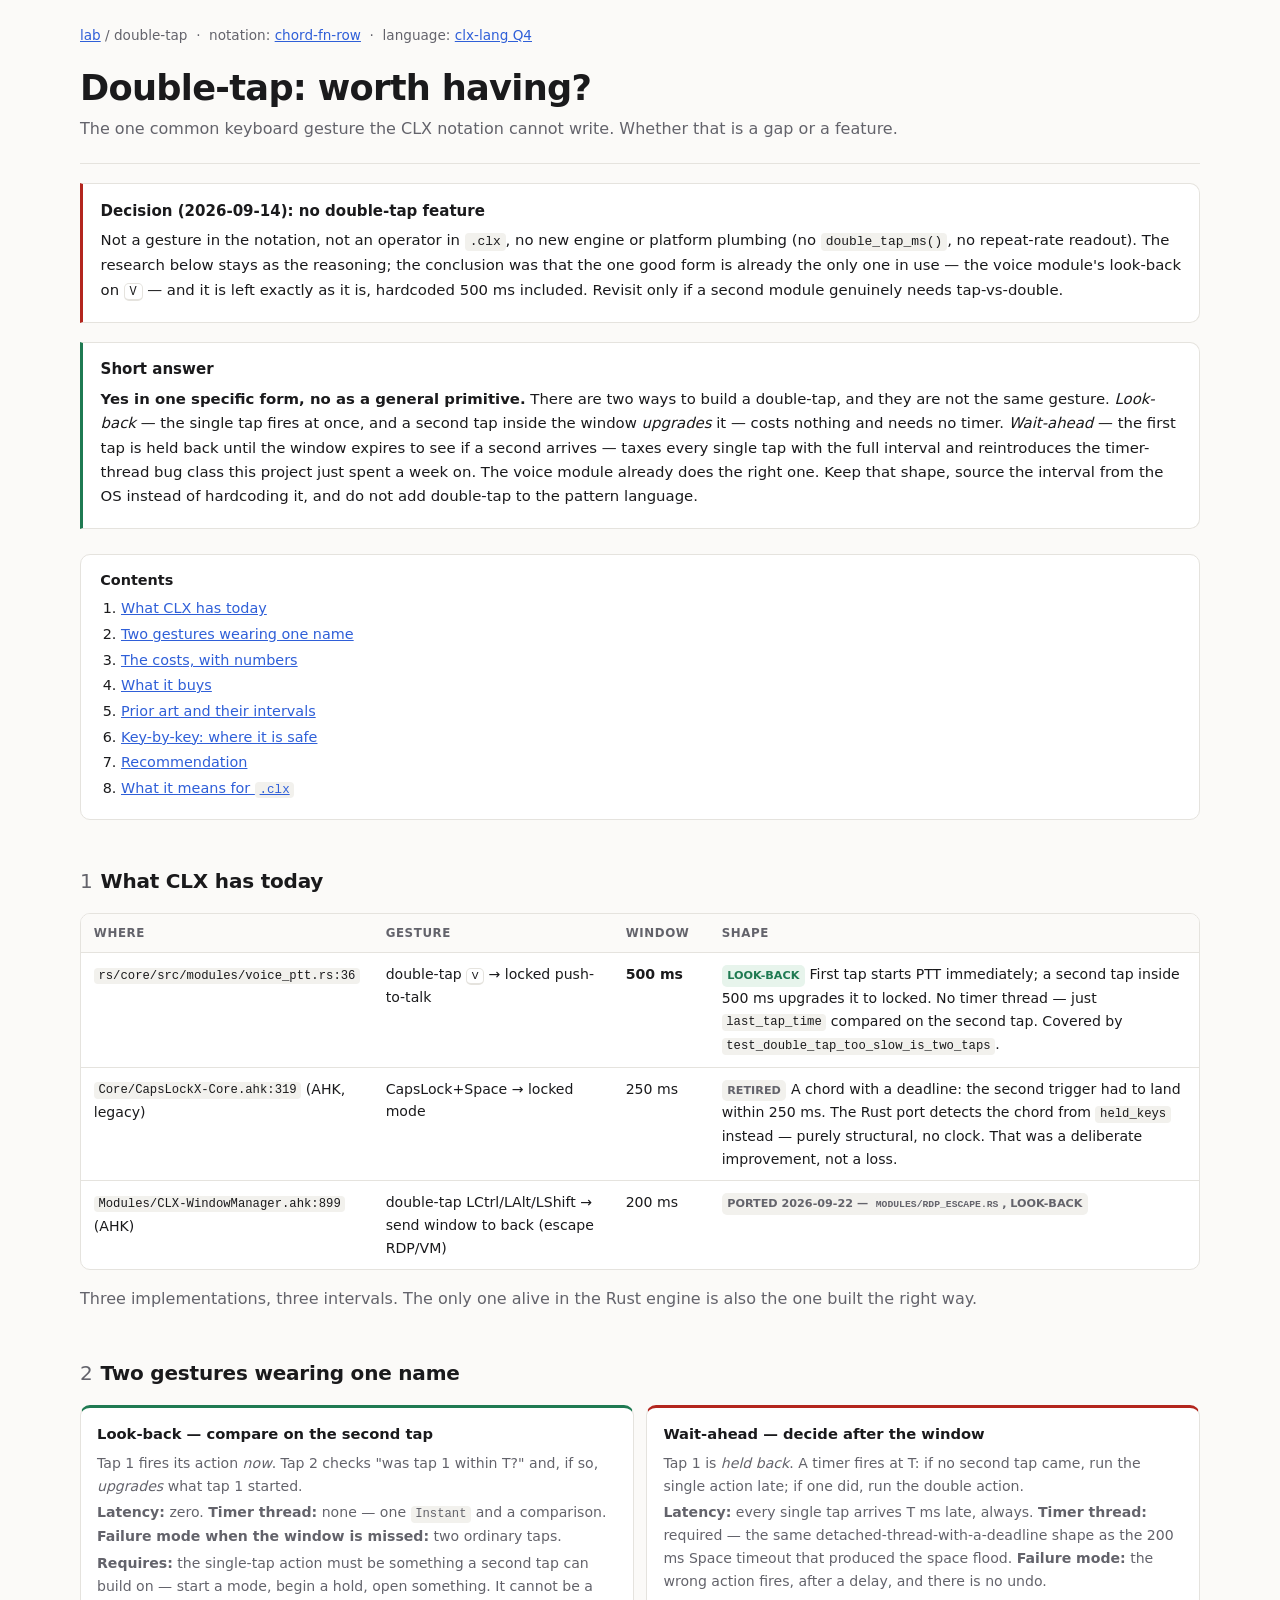
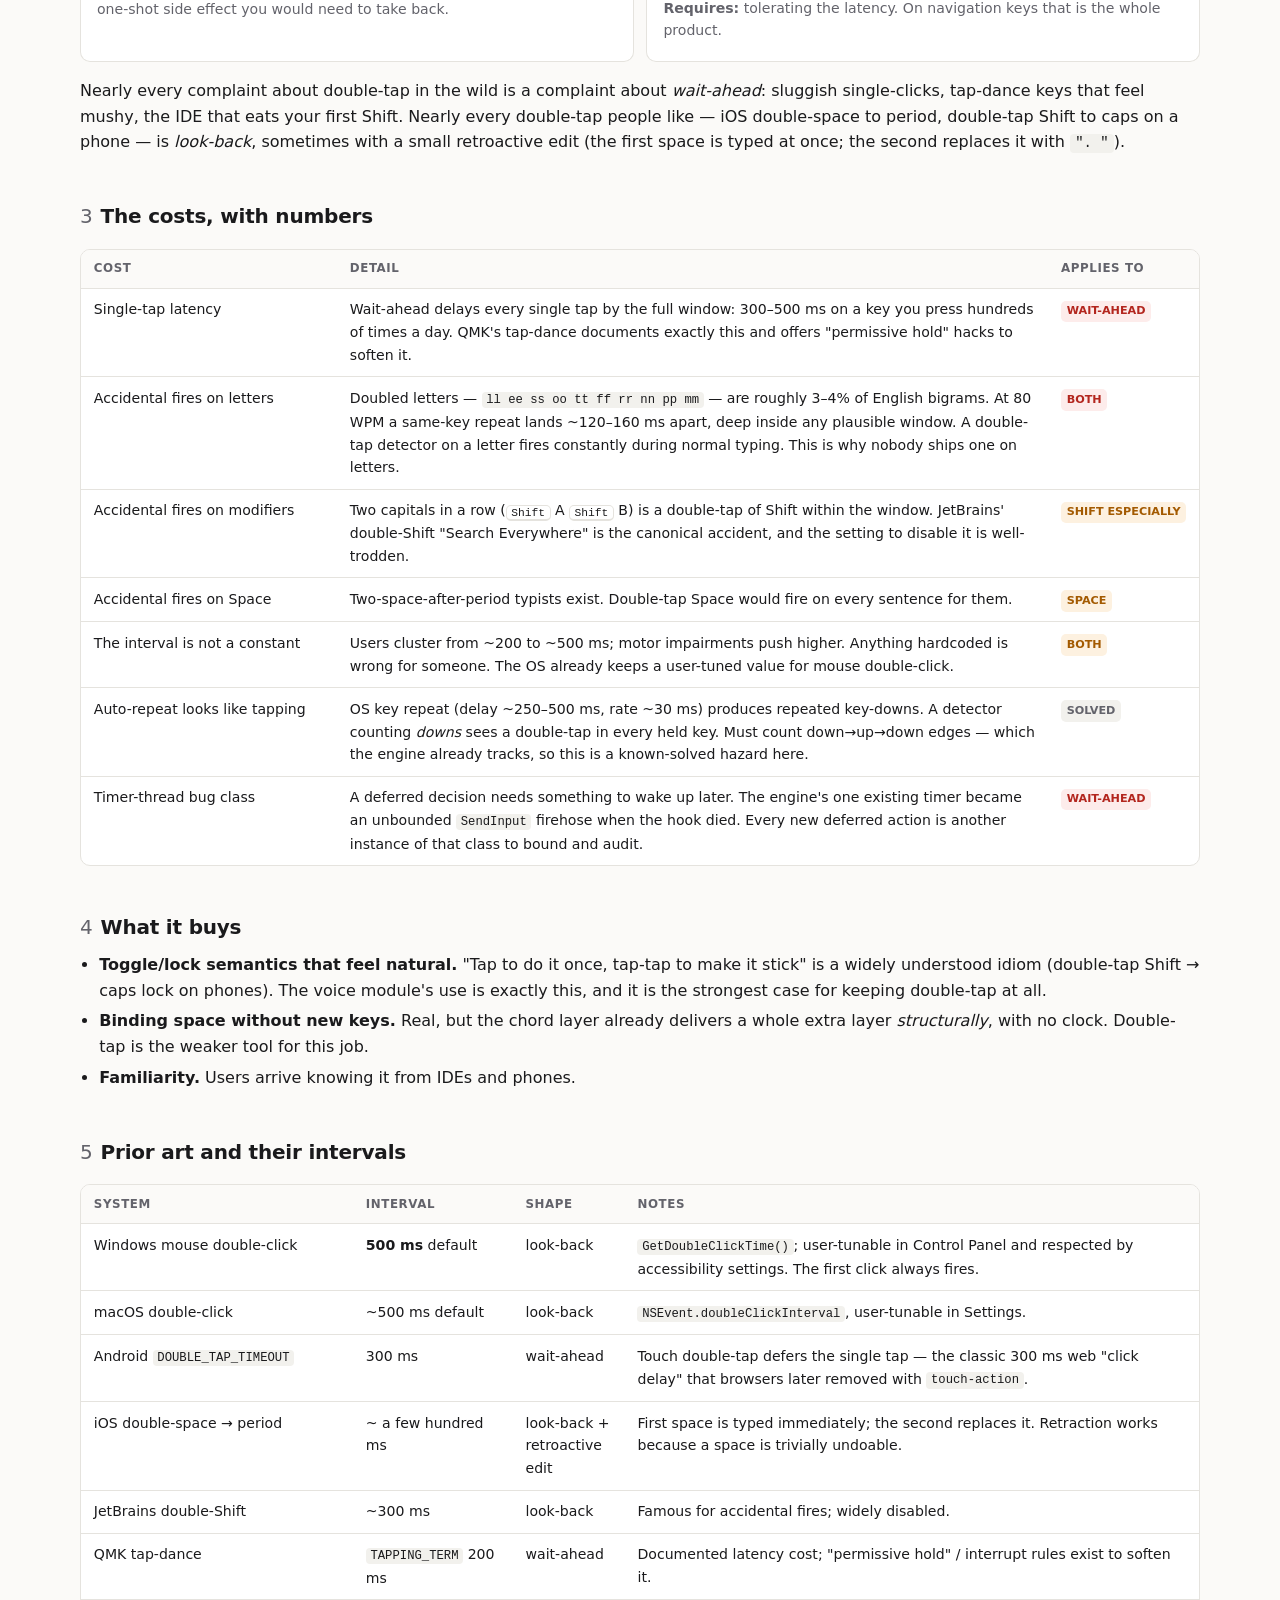
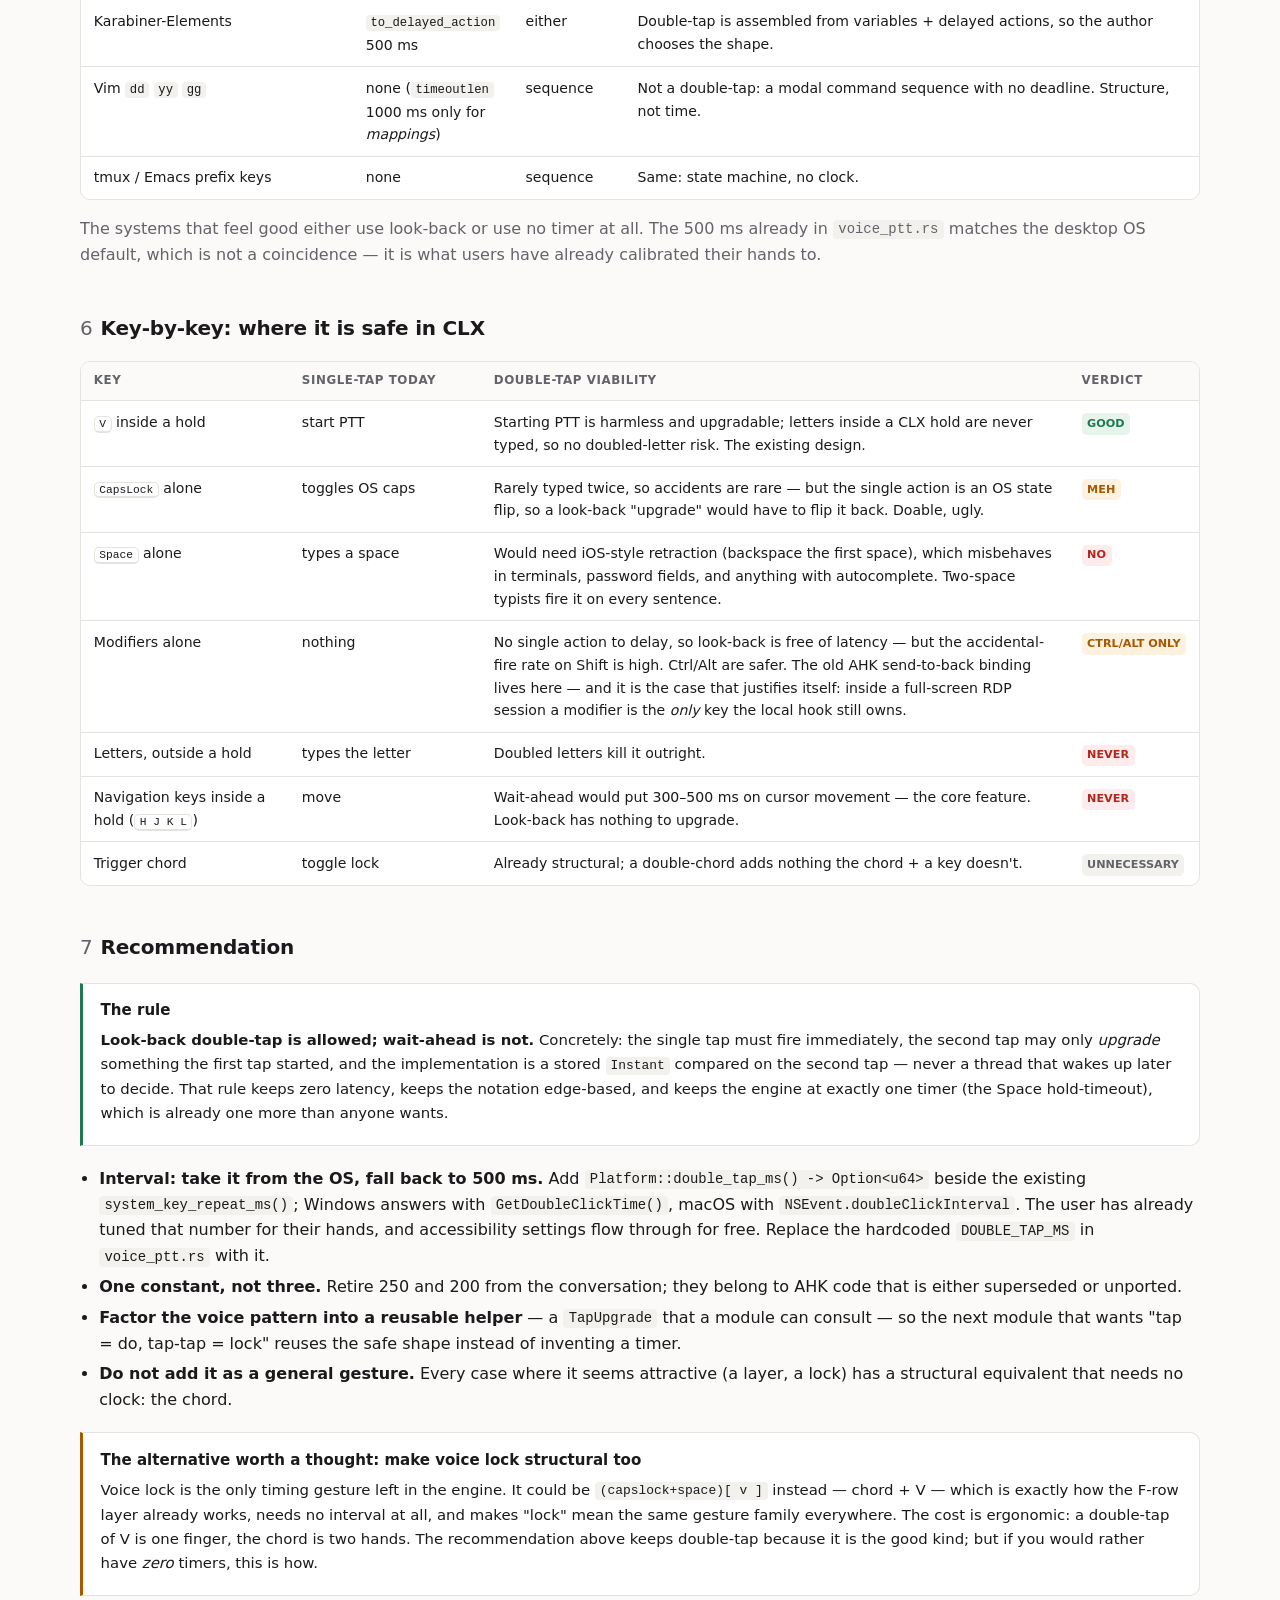
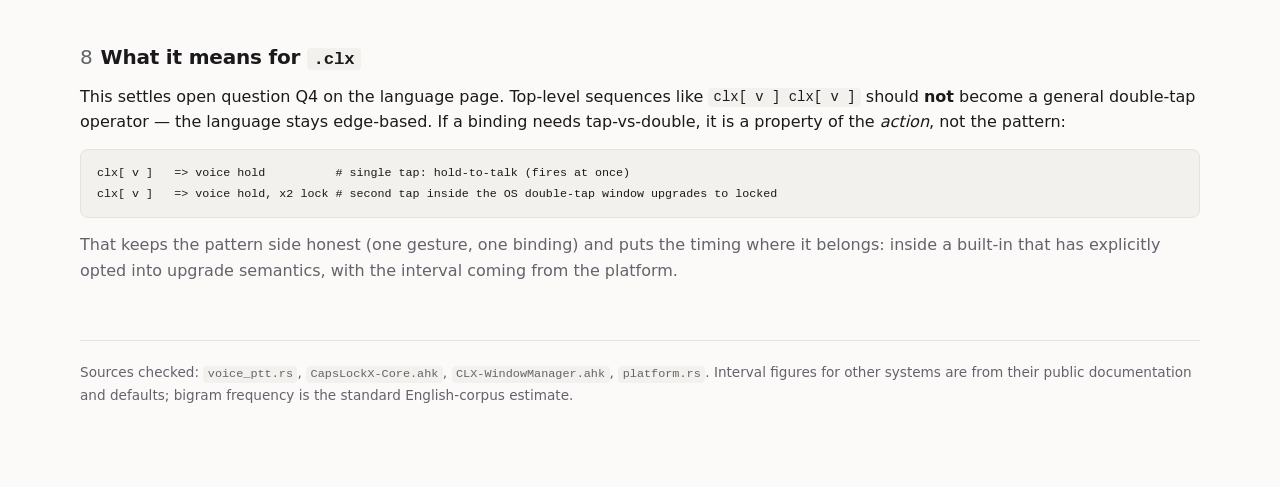
<file: lab/double-tap/index.html>
<!doctype html>
<html lang="en">
<head>
<meta charset="utf-8">
<meta name="viewport" content="width=device-width,initial-scale=1">
<meta name="robots" content="noindex">
<title>Double-tap: worth having?</title>
<style>
:root{
  --bg:#fbfaf8; --panel:#ffffff; --ink:#1a1a1c; --muted:#63636b; --line:#e5e3de;
  --accent:#2f5fd8; --code-bg:#f2f1ed; --ok:#1f7a52; --ok-bg:#e7f4ec;
  --warn:#a35a00; --warn-bg:#fdf1e0; --crit:#b3261e; --crit-bg:#fdeceb;
}
@media (prefers-color-scheme:dark){:root:not([data-theme="light"]){
  --bg:#131316; --panel:#1a1a1e; --ink:#e9e8e6; --muted:#9b9aa2; --line:#2c2c33;
  --accent:#8fb0ff; --code-bg:#232329; --ok:#8fd3ae; --ok-bg:#1d2f26;
  --warn:#f3bd72; --warn-bg:#382914; --crit:#ff9b93; --crit-bg:#3a1e1c;}}
:root[data-theme="dark"]{
  --bg:#131316; --panel:#1a1a1e; --ink:#e9e8e6; --muted:#9b9aa2; --line:#2c2c33;
  --accent:#8fb0ff; --code-bg:#232329; --ok:#8fd3ae; --ok-bg:#1d2f26;
  --warn:#f3bd72; --warn-bg:#382914; --crit:#ff9b93; --crit-bg:#3a1e1c;}
*{box-sizing:border-box}
body{background:var(--bg);color:var(--ink);margin:0;padding:0 1.25rem 6rem;
  font:16px/1.62 ui-sans-serif,system-ui,-apple-system,"Segoe UI",sans-serif}
.wrap{max-width:70rem;margin:0 auto}
.crumb{font-size:.85rem;color:var(--muted);margin:0;padding-top:1.5rem}
header{padding:1.3rem 0 1.3rem;border-bottom:1px solid var(--line)}
h1{font-size:clamp(1.55rem,3.2vw,2.2rem);margin:0 0 .45rem;letter-spacing:-.02em;line-height:1.2}
.sub{color:var(--muted);margin:0}
h2{font-size:1.25rem;margin:2.8rem 0 .4rem;letter-spacing:-.01em;scroll-margin-top:1rem}
h2 .num{color:var(--muted);font-weight:500;margin-right:.5rem}
h3{font-size:1rem;margin:1.6rem 0 .4rem}
p{margin:.6rem 0}
.lede{color:var(--muted)}
code{font-family:ui-monospace,"Cascadia Mono",Consolas,monospace;background:var(--code-bg);
  padding:.1em .38em;border-radius:4px;font-size:.87em}
kbd{font-family:ui-monospace,Consolas,monospace;background:var(--panel);border:1px solid var(--line);
  border-bottom-width:2px;border-radius:5px;padding:.08em .4em;font-size:.8em;white-space:nowrap}
a{color:var(--accent)}
.scroll{overflow-x:auto;border:1px solid var(--line);border-radius:10px;background:var(--panel);margin:1rem 0}
table{border-collapse:collapse;width:100%;font-size:.88rem;min-width:46rem}
th,td{text-align:left;vertical-align:top;padding:.6rem .8rem;border-bottom:1px solid var(--line)}
th{font-weight:600;font-size:.74rem;text-transform:uppercase;letter-spacing:.05em;color:var(--muted);background:var(--bg)}
tbody tr:last-child td{border-bottom:none}
.sev{display:inline-block;font-size:.7rem;font-weight:800;padding:.15em .5em;border-radius:5px;text-transform:uppercase;white-space:nowrap}
.sev.win{color:var(--ok);background:var(--ok-bg)} .sev.bad{color:var(--crit);background:var(--crit-bg)}
.sev.mid{color:var(--warn);background:var(--warn-bg)} .sev.none{color:var(--muted);background:var(--code-bg)}
.callout{border:1px solid var(--line);border-left:3px solid var(--accent);background:var(--panel);
  border-radius:0 10px 10px 0;padding:.9rem 1.1rem;margin:1.2rem 0}
.callout.ok{border-left-color:var(--ok)} .callout.warn{border-left-color:var(--warn)} .callout.danger{border-left-color:var(--crit)}
.callout h4{margin:0 0 .3rem;font-size:.94rem} .callout p{margin:.35rem 0;font-size:.93rem}
.grid{display:grid;gap:.8rem;grid-template-columns:repeat(auto-fit,minmax(18rem,1fr));margin:1rem 0}
.card{background:var(--panel);border:1px solid var(--line);border-radius:10px;padding:.9rem 1rem}
.card h4{margin:0 0 .35rem;font-size:.92rem} .card p{margin:.25rem 0;font-size:.88rem;color:var(--muted)}
.card.good{border-top:3px solid var(--ok)} .card.badc{border-top:3px solid var(--crit)}
pre{background:var(--code-bg);border:1px solid var(--line);border-radius:8px;padding:.85rem 1rem;overflow-x:auto;font-size:.84rem;line-height:1.5}
pre code{background:none;padding:0}
ul.tight{margin:.5rem 0;padding-left:1.2rem} ul.tight li{margin:.3rem 0}
nav.toc{background:var(--panel);border:1px solid var(--line);border-radius:10px;padding:.85rem 1.2rem;margin:1.6rem 0;font-size:.9rem}
nav.toc ol{margin:.3rem 0;padding-left:1.3rem} nav.toc li{margin:.15rem 0}
footer{margin-top:3.5rem;padding-top:1.3rem;border-top:1px solid var(--line);color:var(--muted);font-size:.85rem}
</style>
</head>
<body>
<div class="wrap">

<p class="crumb"><a href="/lab/">lab</a> / double-tap &nbsp;·&nbsp;
  notation: <a href="/lab/chord-fn-row/#notation">chord-fn-row</a> &nbsp;·&nbsp;
  language: <a href="/lab/clx-lang/#open">clx-lang Q4</a></p>

<header>
  <h1>Double-tap: worth having?</h1>
  <p class="sub">The one common keyboard gesture the CLX notation cannot write. Whether that is a gap or a feature.</p>
</header>

<div class="callout danger">
  <h4>Decision (2026-09-14): no double-tap feature</h4>
  <p>Not a gesture in the notation, not an operator in <code>.clx</code>, no new engine or platform plumbing (no <code>double_tap_ms()</code>, no repeat-rate readout). The research below stays as the reasoning; the conclusion was that the one good form is already the only one in use &mdash; the voice module's look-back on <kbd>V</kbd> &mdash; and it is left exactly as it is, hardcoded 500&nbsp;ms included. Revisit only if a second module genuinely needs tap-vs-double.</p>
</div>

<div class="callout ok">
  <h4>Short answer</h4>
  <p><strong>Yes in one specific form, no as a general primitive.</strong> There are two ways to build a double-tap, and they are not the same gesture. <em>Look-back</em> — the single tap fires at once, and a second tap inside the window <em>upgrades</em> it — costs nothing and needs no timer. <em>Wait-ahead</em> — the first tap is held back until the window expires to see if a second arrives — taxes every single tap with the full interval and reintroduces the timer-thread bug class this project just spent a week on. The voice module already does the right one. Keep that shape, source the interval from the OS instead of hardcoding it, and do not add double-tap to the pattern language.</p>
</div>

<nav class="toc"><strong>Contents</strong>
<ol>
  <li><a href="#have">What CLX has today</a></li>
  <li><a href="#two">Two gestures wearing one name</a></li>
  <li><a href="#cost">The costs, with numbers</a></li>
  <li><a href="#for">What it buys</a></li>
  <li><a href="#prior">Prior art and their intervals</a></li>
  <li><a href="#keys">Key-by-key: where it is safe</a></li>
  <li><a href="#rec">Recommendation</a></li>
  <li><a href="#lang">What it means for <code>.clx</code></a></li>
</ol></nav>

<h2 id="have"><span class="num">1</span>What CLX has today</h2>
<div class="scroll"><table>
<thead><tr><th style="width:15rem">Where</th><th style="width:15rem">Gesture</th><th style="width:6rem">Window</th><th>Shape</th></tr></thead>
<tbody>
<tr><td><code>rs/core/src/modules/voice_ptt.rs:36</code></td><td>double-tap <kbd>V</kbd> → locked push-to-talk</td><td><b>500 ms</b></td><td><span class="sev win">look-back</span> First tap starts PTT immediately; a second tap inside 500 ms upgrades it to locked. No timer thread — just <code>last_tap_time</code> compared on the second tap. Covered by <code>test_double_tap_too_slow_is_two_taps</code>.</td></tr>
<tr><td><code>Core/CapsLockX-Core.ahk:319</code> (AHK, legacy)</td><td>CapsLock+Space → locked mode</td><td>250 ms</td><td><span class="sev none">retired</span> A chord with a deadline: the second trigger had to land within 250 ms. The Rust port detects the chord from <code>held_keys</code> instead — purely structural, no clock. That was a deliberate improvement, not a loss.</td></tr>
<tr><td><code>Modules/CLX-WindowManager.ahk:899</code> (AHK)</td><td>double-tap LCtrl/LAlt/LShift → send window to back (escape RDP/VM)</td><td>200 ms</td><td><span class="sev none">ported 2026-09-22 — <code>modules/rdp_escape.rs</code>, look-back</span></td></tr>
</tbody></table></div>
<p class="lede">Three implementations, three intervals. The only one alive in the Rust engine is also the one built the right way.</p>

<h2 id="two"><span class="num">2</span>Two gestures wearing one name</h2>
<div class="grid">
  <div class="card good">
    <h4>Look-back — compare on the second tap</h4>
    <p>Tap 1 fires its action <em>now</em>. Tap 2 checks "was tap 1 within T?" and, if so, <em>upgrades</em> what tap 1 started.</p>
    <p><b>Latency:</b> zero. <b>Timer thread:</b> none — one <code>Instant</code> and a comparison. <b>Failure mode when the window is missed:</b> two ordinary taps.</p>
    <p><b>Requires:</b> the single-tap action must be something a second tap can build on — start a mode, begin a hold, open something. It cannot be a one-shot side effect you would need to take back.</p>
  </div>
  <div class="card badc">
    <h4>Wait-ahead — decide after the window</h4>
    <p>Tap 1 is <em>held back</em>. A timer fires at T: if no second tap came, run the single action late; if one did, run the double action.</p>
    <p><b>Latency:</b> every single tap arrives T ms late, always. <b>Timer thread:</b> required — the same detached-thread-with-a-deadline shape as the 200 ms Space timeout that produced the space flood. <b>Failure mode:</b> the wrong action fires, after a delay, and there is no undo.</p>
    <p><b>Requires:</b> tolerating the latency. On navigation keys that is the whole product.</p>
  </div>
</div>
<p>Nearly every complaint about double-tap in the wild is a complaint about <em>wait-ahead</em>: sluggish single-clicks, tap-dance keys that feel mushy, the IDE that eats your first Shift. Nearly every double-tap people like — iOS double-space to period, double-tap Shift to caps on a phone — is <em>look-back</em>, sometimes with a small retroactive edit (the first space is typed at once; the second replaces it with <code>". "</code>).</p>

<h2 id="cost"><span class="num">3</span>The costs, with numbers</h2>
<div class="scroll"><table>
<thead><tr><th style="width:16rem">Cost</th><th>Detail</th><th style="width:9rem">Applies to</th></tr></thead>
<tbody>
<tr><td>Single-tap latency</td><td>Wait-ahead delays every single tap by the full window: 300–500 ms on a key you press hundreds of times a day. QMK's tap-dance documents exactly this and offers "permissive hold" hacks to soften it.</td><td><span class="sev bad">wait-ahead</span></td></tr>
<tr><td>Accidental fires on letters</td><td>Doubled letters — <code>ll ee ss oo tt ff rr nn pp mm</code> — are roughly 3–4% of English bigrams. At 80 WPM a same-key repeat lands ~120–160 ms apart, deep inside any plausible window. A double-tap detector on a letter fires constantly during normal typing. This is why nobody ships one on letters.</td><td><span class="sev bad">both</span></td></tr>
<tr><td>Accidental fires on modifiers</td><td>Two capitals in a row (<kbd>Shift</kbd> A <kbd>Shift</kbd> B) is a double-tap of Shift within the window. JetBrains' double-Shift "Search Everywhere" is the canonical accident, and the setting to disable it is well-trodden.</td><td><span class="sev mid">Shift especially</span></td></tr>
<tr><td>Accidental fires on Space</td><td>Two-space-after-period typists exist. Double-tap Space would fire on every sentence for them.</td><td><span class="sev mid">Space</span></td></tr>
<tr><td>The interval is not a constant</td><td>Users cluster from ~200 to ~500 ms; motor impairments push higher. Anything hardcoded is wrong for someone. The OS already keeps a user-tuned value for mouse double-click.</td><td><span class="sev mid">both</span></td></tr>
<tr><td>Auto-repeat looks like tapping</td><td>OS key repeat (delay ~250–500 ms, rate ~30 ms) produces repeated key-downs. A detector counting <em>downs</em> sees a double-tap in every held key. Must count down→up→down edges — which the engine already tracks, so this is a known-solved hazard here.</td><td><span class="sev none">solved</span></td></tr>
<tr><td>Timer-thread bug class</td><td>A deferred decision needs something to wake up later. The engine's one existing timer became an unbounded <code>SendInput</code> firehose when the hook died. Every new deferred action is another instance of that class to bound and audit.</td><td><span class="sev bad">wait-ahead</span></td></tr>
</tbody></table></div>

<h2 id="for"><span class="num">4</span>What it buys</h2>
<ul class="tight">
  <li><b>Toggle/lock semantics that feel natural.</b> "Tap to do it once, tap-tap to make it stick" is a widely understood idiom (double-tap Shift → caps lock on phones). The voice module's use is exactly this, and it is the strongest case for keeping double-tap at all.</li>
  <li><b>Binding space without new keys.</b> Real, but the chord layer already delivers a whole extra layer <em>structurally</em>, with no clock. Double-tap is the weaker tool for this job.</li>
  <li><b>Familiarity.</b> Users arrive knowing it from IDEs and phones.</li>
</ul>

<h2 id="prior"><span class="num">5</span>Prior art and their intervals</h2>
<div class="scroll"><table>
<thead><tr><th style="width:17rem">System</th><th style="width:8rem">Interval</th><th style="width:7rem">Shape</th><th>Notes</th></tr></thead>
<tbody>
<tr><td>Windows mouse double-click</td><td><b>500 ms</b> default</td><td>look-back</td><td><code>GetDoubleClickTime()</code>; user-tunable in Control Panel and respected by accessibility settings. The first click always fires.</td></tr>
<tr><td>macOS double-click</td><td>~500 ms default</td><td>look-back</td><td><code>NSEvent.doubleClickInterval</code>, user-tunable in Settings.</td></tr>
<tr><td>Android <code>DOUBLE_TAP_TIMEOUT</code></td><td>300 ms</td><td>wait-ahead</td><td>Touch double-tap defers the single tap — the classic 300 ms web "click delay" that browsers later removed with <code>touch-action</code>.</td></tr>
<tr><td>iOS double-space → period</td><td>~ a few hundred ms</td><td>look-back + retroactive edit</td><td>First space is typed immediately; the second replaces it. Retraction works because a space is trivially undoable.</td></tr>
<tr><td>JetBrains double-Shift</td><td>~300 ms</td><td>look-back</td><td>Famous for accidental fires; widely disabled.</td></tr>
<tr><td>QMK tap-dance</td><td><code>TAPPING_TERM</code> 200 ms</td><td>wait-ahead</td><td>Documented latency cost; "permissive hold" / interrupt rules exist to soften it.</td></tr>
<tr><td>Karabiner-Elements</td><td><code>to_delayed_action</code> 500 ms</td><td>either</td><td>Double-tap is assembled from variables + delayed actions, so the author chooses the shape.</td></tr>
<tr><td>Vim <code>dd</code> <code>yy</code> <code>gg</code></td><td>none (<code>timeoutlen</code> 1000 ms only for <em>mappings</em>)</td><td>sequence</td><td>Not a double-tap: a modal command sequence with no deadline. Structure, not time.</td></tr>
<tr><td>tmux / Emacs prefix keys</td><td>none</td><td>sequence</td><td>Same: state machine, no clock.</td></tr>
</tbody></table></div>
<p class="lede">The systems that feel good either use look-back or use no timer at all. The 500 ms already in <code>voice_ptt.rs</code> matches the desktop OS default, which is not a coincidence — it is what users have already calibrated their hands to.</p>

<h2 id="keys"><span class="num">6</span>Key-by-key: where it is safe in CLX</h2>
<div class="scroll"><table>
<thead><tr><th style="width:13rem">Key</th><th style="width:12rem">Single-tap today</th><th>Double-tap viability</th><th style="width:7rem">Verdict</th></tr></thead>
<tbody>
<tr><td><kbd>V</kbd> inside a hold</td><td>start PTT</td><td>Starting PTT is harmless and upgradable; letters inside a CLX hold are never typed, so no doubled-letter risk. The existing design.</td><td><span class="sev win">good</span></td></tr>
<tr><td><kbd>CapsLock</kbd> alone</td><td>toggles OS caps</td><td>Rarely typed twice, so accidents are rare — but the single action is an OS state flip, so a look-back "upgrade" would have to flip it back. Doable, ugly.</td><td><span class="sev mid">meh</span></td></tr>
<tr><td><kbd>Space</kbd> alone</td><td>types a space</td><td>Would need iOS-style retraction (backspace the first space), which misbehaves in terminals, password fields, and anything with autocomplete. Two-space typists fire it on every sentence.</td><td><span class="sev bad">no</span></td></tr>
<tr><td>Modifiers alone</td><td>nothing</td><td>No single action to delay, so look-back is free of latency — but the accidental-fire rate on Shift is high. Ctrl/Alt are safer. The old AHK send-to-back binding lives here — and it is the case that justifies itself: inside a full-screen RDP session a modifier is the <em>only</em> key the local hook still owns.</td><td><span class="sev mid">Ctrl/Alt only</span></td></tr>
<tr><td>Letters, outside a hold</td><td>types the letter</td><td>Doubled letters kill it outright.</td><td><span class="sev bad">never</span></td></tr>
<tr><td>Navigation keys inside a hold (<kbd>H J K L</kbd>)</td><td>move</td><td>Wait-ahead would put 300–500 ms on cursor movement — the core feature. Look-back has nothing to upgrade.</td><td><span class="sev bad">never</span></td></tr>
<tr><td>Trigger chord</td><td>toggle lock</td><td>Already structural; a double-chord adds nothing the chord + a key doesn't.</td><td><span class="sev none">unnecessary</span></td></tr>
</tbody></table></div>

<h2 id="rec"><span class="num">7</span>Recommendation</h2>
<div class="callout ok">
  <h4>The rule</h4>
  <p><strong>Look-back double-tap is allowed; wait-ahead is not.</strong> Concretely: the single tap must fire immediately, the second tap may only <em>upgrade</em> something the first tap started, and the implementation is a stored <code>Instant</code> compared on the second tap — never a thread that wakes up later to decide. That rule keeps zero latency, keeps the notation edge-based, and keeps the engine at exactly one timer (the Space hold-timeout), which is already one more than anyone wants.</p>
</div>
<ul class="tight">
  <li><b>Interval: take it from the OS, fall back to 500 ms.</b> Add <code>Platform::double_tap_ms() -&gt; Option&lt;u64&gt;</code> beside the existing <code>system_key_repeat_ms()</code>; Windows answers with <code>GetDoubleClickTime()</code>, macOS with <code>NSEvent.doubleClickInterval</code>. The user has already tuned that number for their hands, and accessibility settings flow through for free. Replace the hardcoded <code>DOUBLE_TAP_MS</code> in <code>voice_ptt.rs</code> with it.</li>
  <li><b>One constant, not three.</b> Retire 250 and 200 from the conversation; they belong to AHK code that is either superseded or unported.</li>
  <li><b>Factor the voice pattern into a reusable helper</b> — a <code>TapUpgrade</code> that a module can consult — so the next module that wants "tap = do, tap-tap = lock" reuses the safe shape instead of inventing a timer.</li>
  <li><b>Do not add it as a general gesture.</b> Every case where it seems attractive (a layer, a lock) has a structural equivalent that needs no clock: the chord.</li>
</ul>

<div class="callout warn">
  <h4>The alternative worth a thought: make voice lock structural too</h4>
  <p>Voice lock is the only timing gesture left in the engine. It could be <code>(capslock+space)[ v ]</code> instead — chord + V — which is exactly how the F-row layer already works, needs no interval at all, and makes "lock" mean the same gesture family everywhere. The cost is ergonomic: a double-tap of V is one finger, the chord is two hands. The recommendation above keeps double-tap because it is the good kind; but if you would rather have <em>zero</em> timers, this is how.</p>
</div>

<h2 id="lang"><span class="num">8</span>What it means for <code>.clx</code></h2>
<p>This settles open question Q4 on the language page. Top-level sequences like <code>clx[ v ] clx[ v ]</code> should <strong>not</strong> become a general double-tap operator — the language stays edge-based. If a binding needs tap-vs-double, it is a property of the <em>action</em>, not the pattern:</p>
<pre><code>clx[ v ]   =&gt; voice hold          # single tap: hold-to-talk (fires at once)
clx[ v ]   =&gt; voice hold, x2 lock # second tap inside the OS double-tap window upgrades to locked</code></pre>
<p class="lede">That keeps the pattern side honest (one gesture, one binding) and puts the timing where it belongs: inside a built-in that has explicitly opted into upgrade semantics, with the interval coming from the platform.</p>

<footer>
  Sources checked: <code>voice_ptt.rs</code>, <code>CapsLockX-Core.ahk</code>, <code>CLX-WindowManager.ahk</code>, <code>platform.rs</code>. Interval figures for other systems are from their public documentation and defaults; bigram frequency is the standard English-corpus estimate.
</footer>
</div>
</body>
</html>
</file>
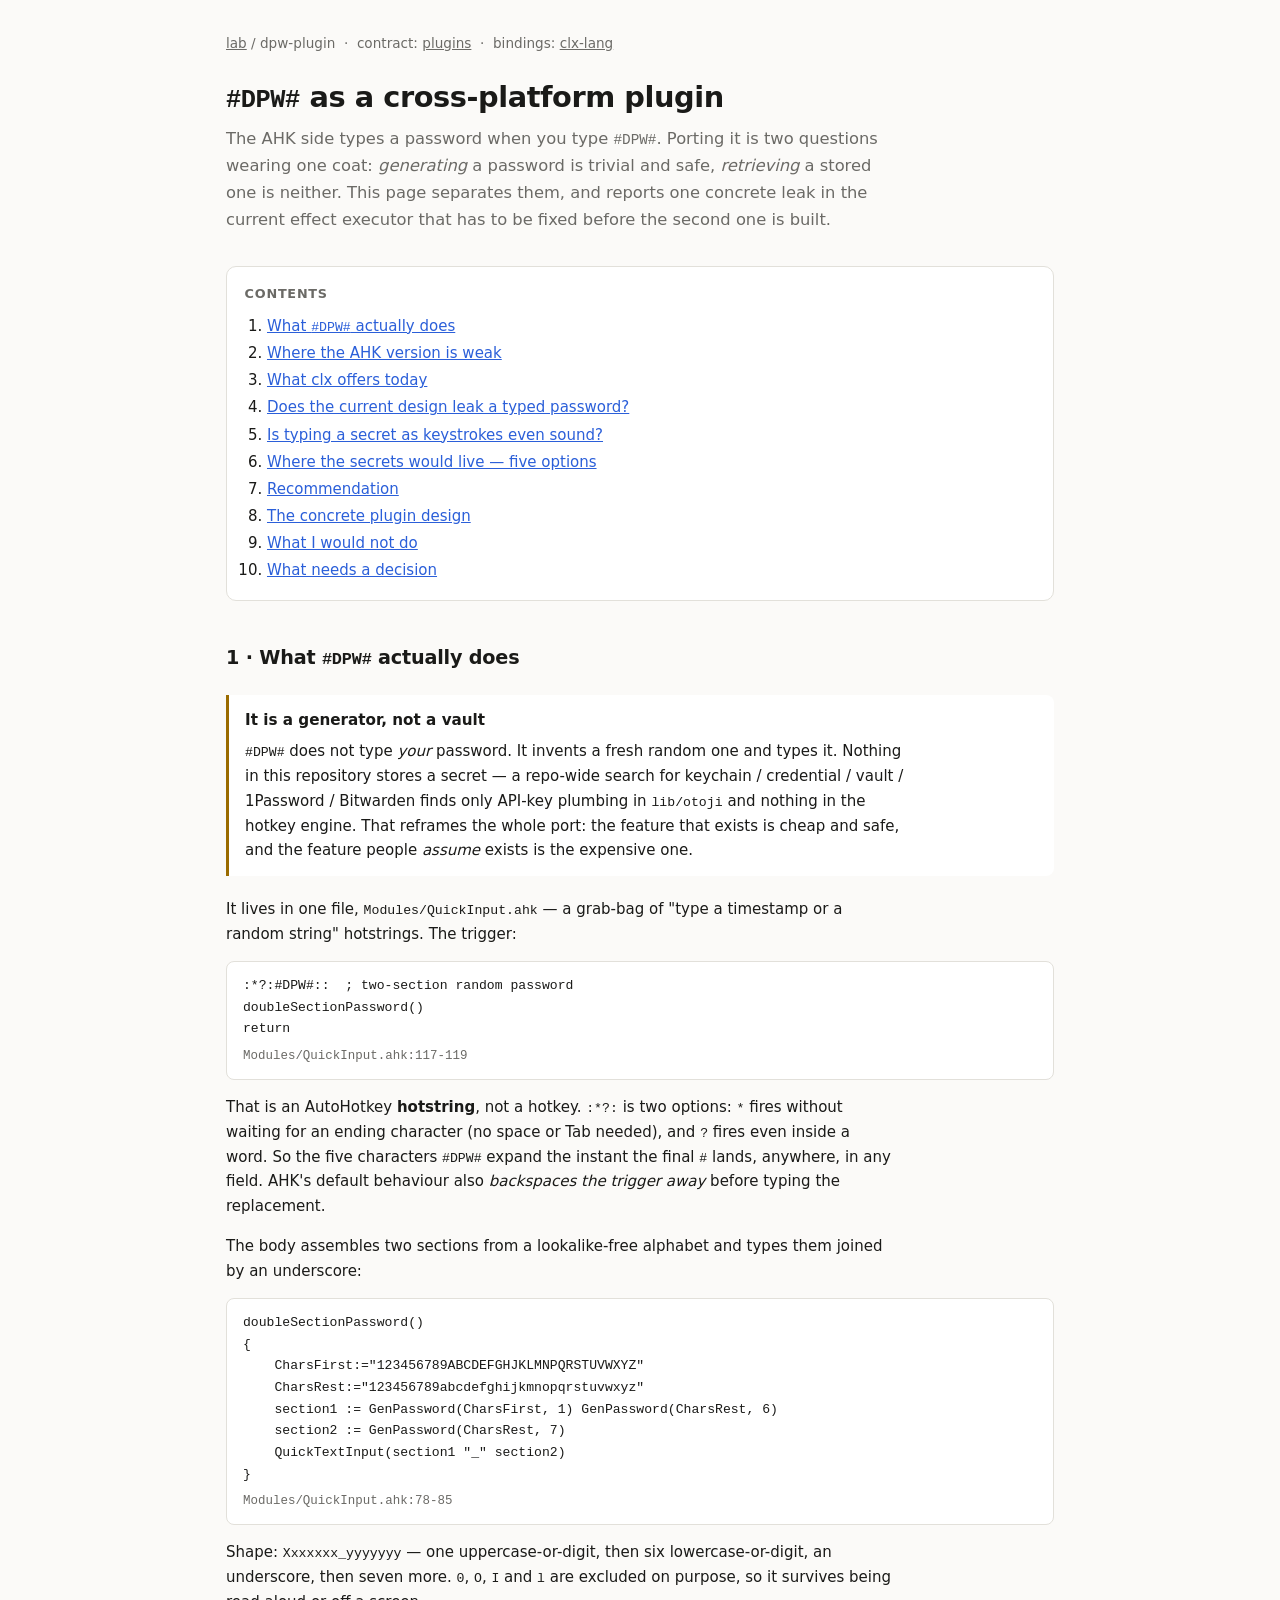
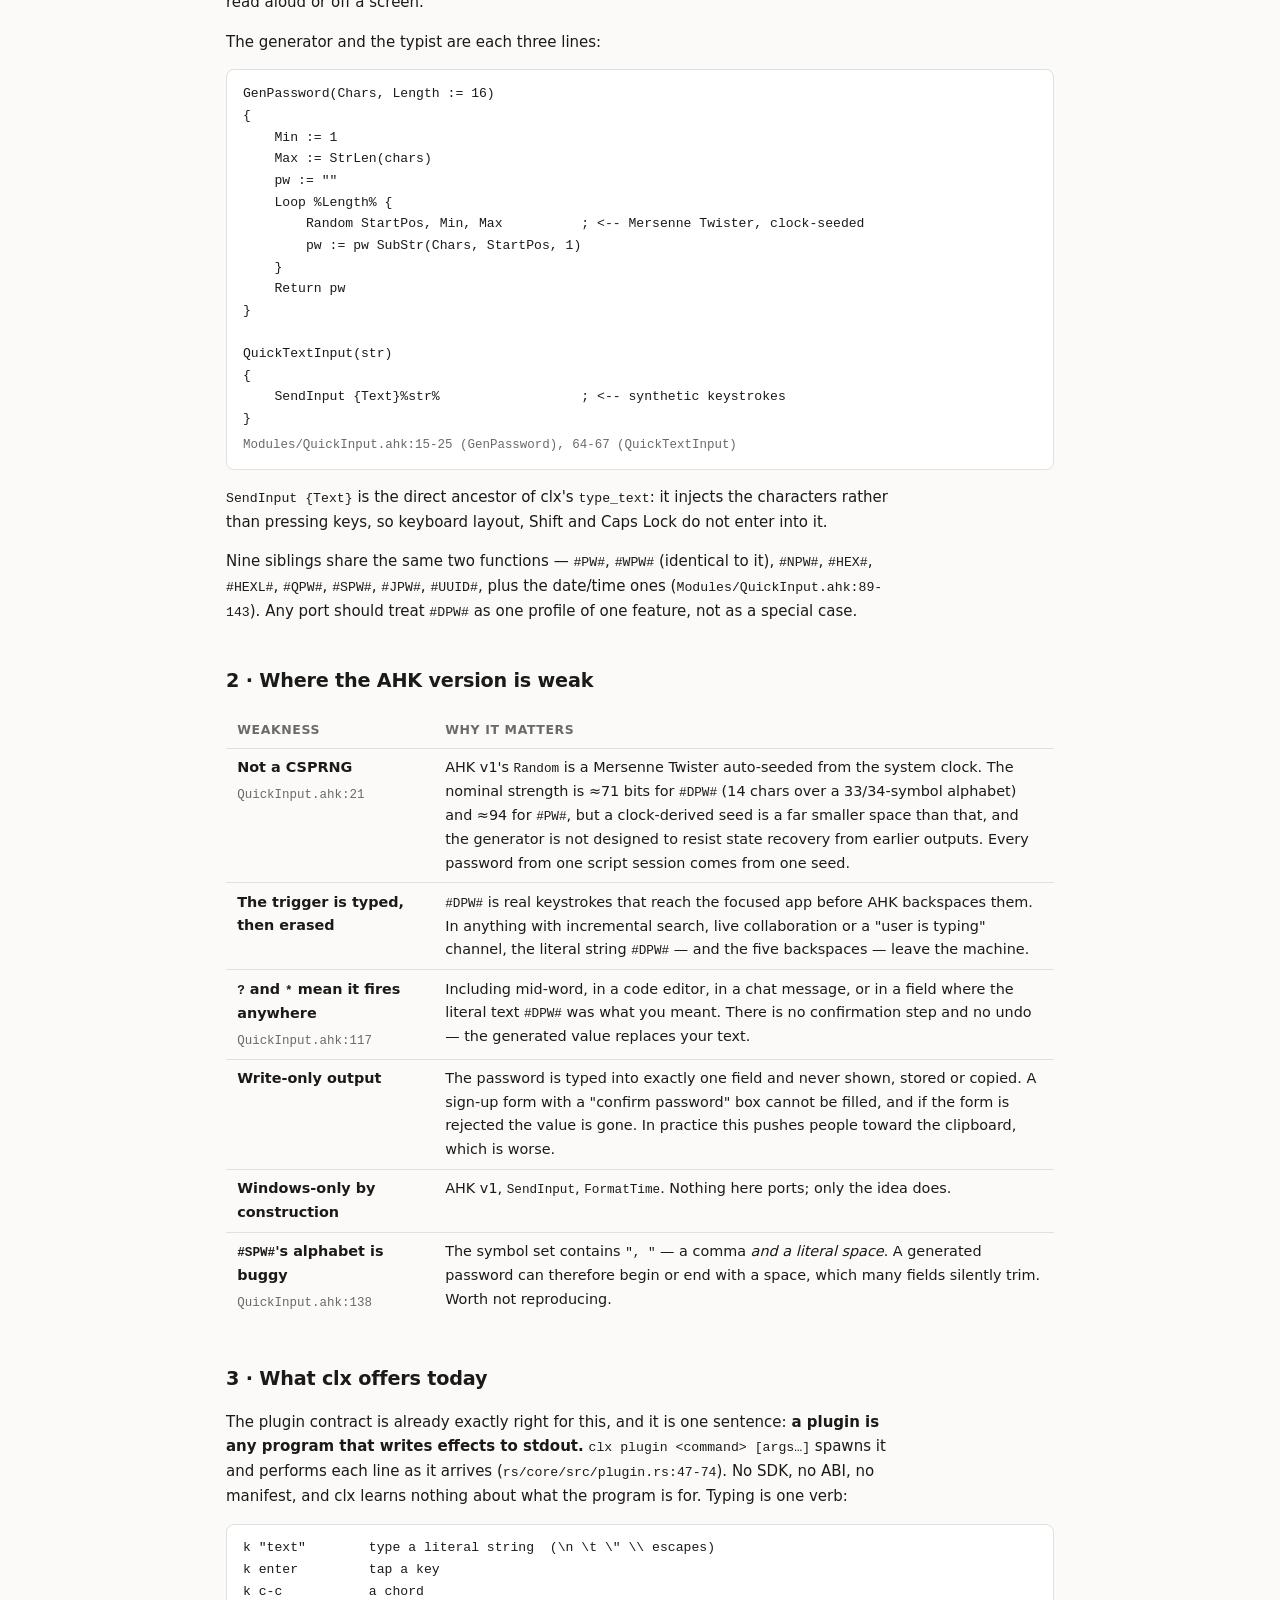
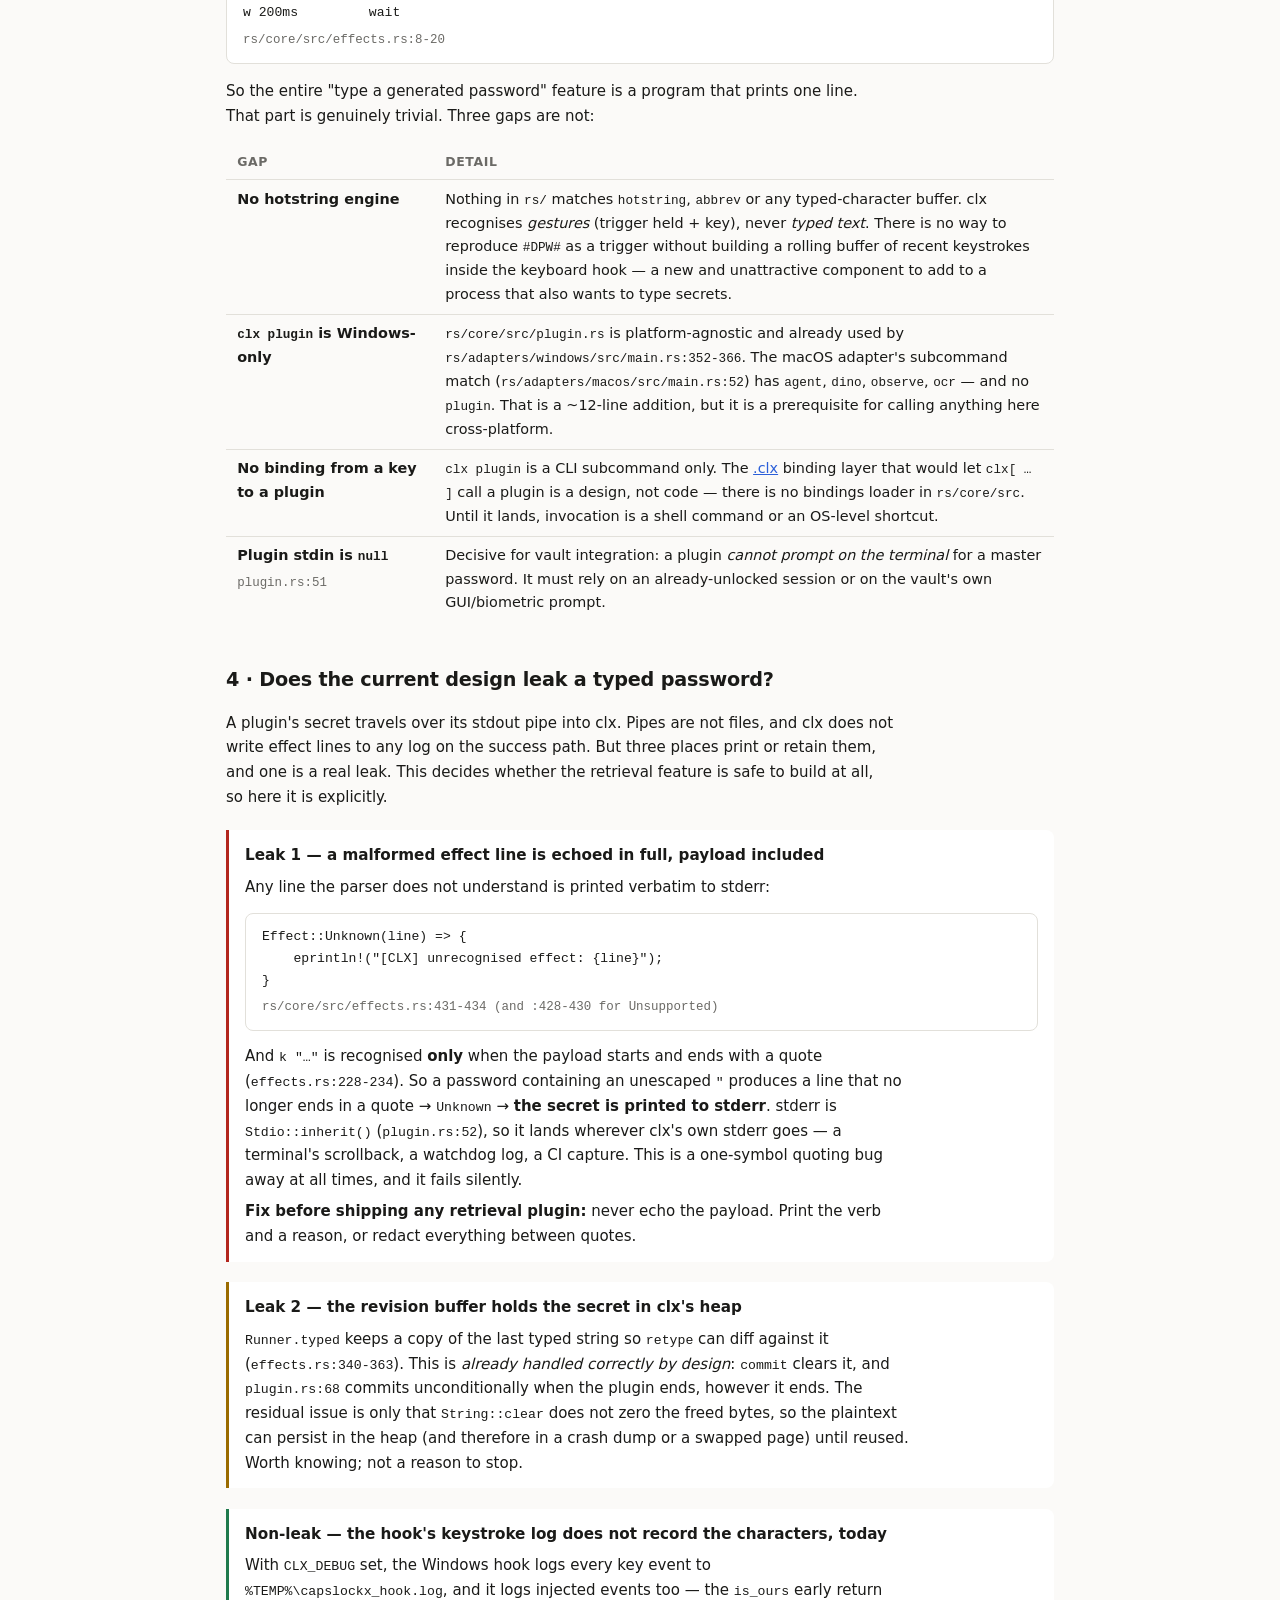
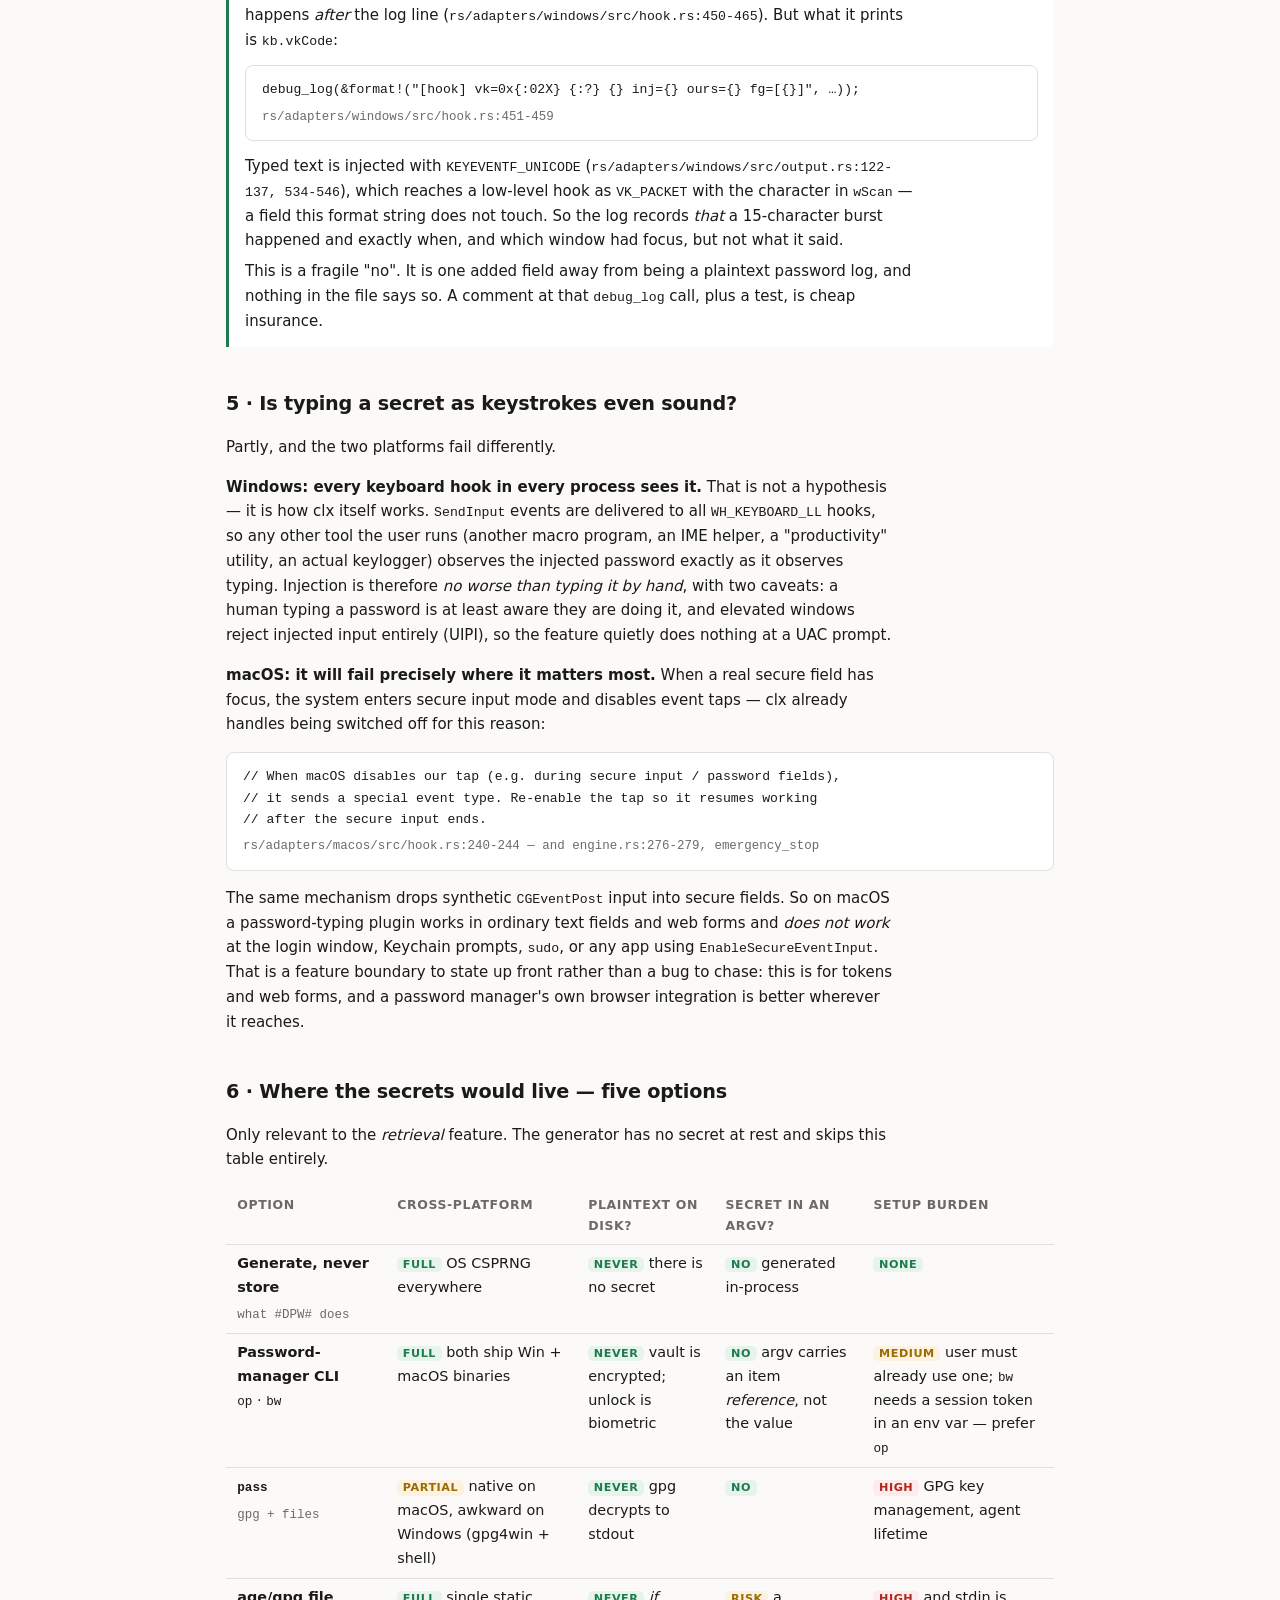
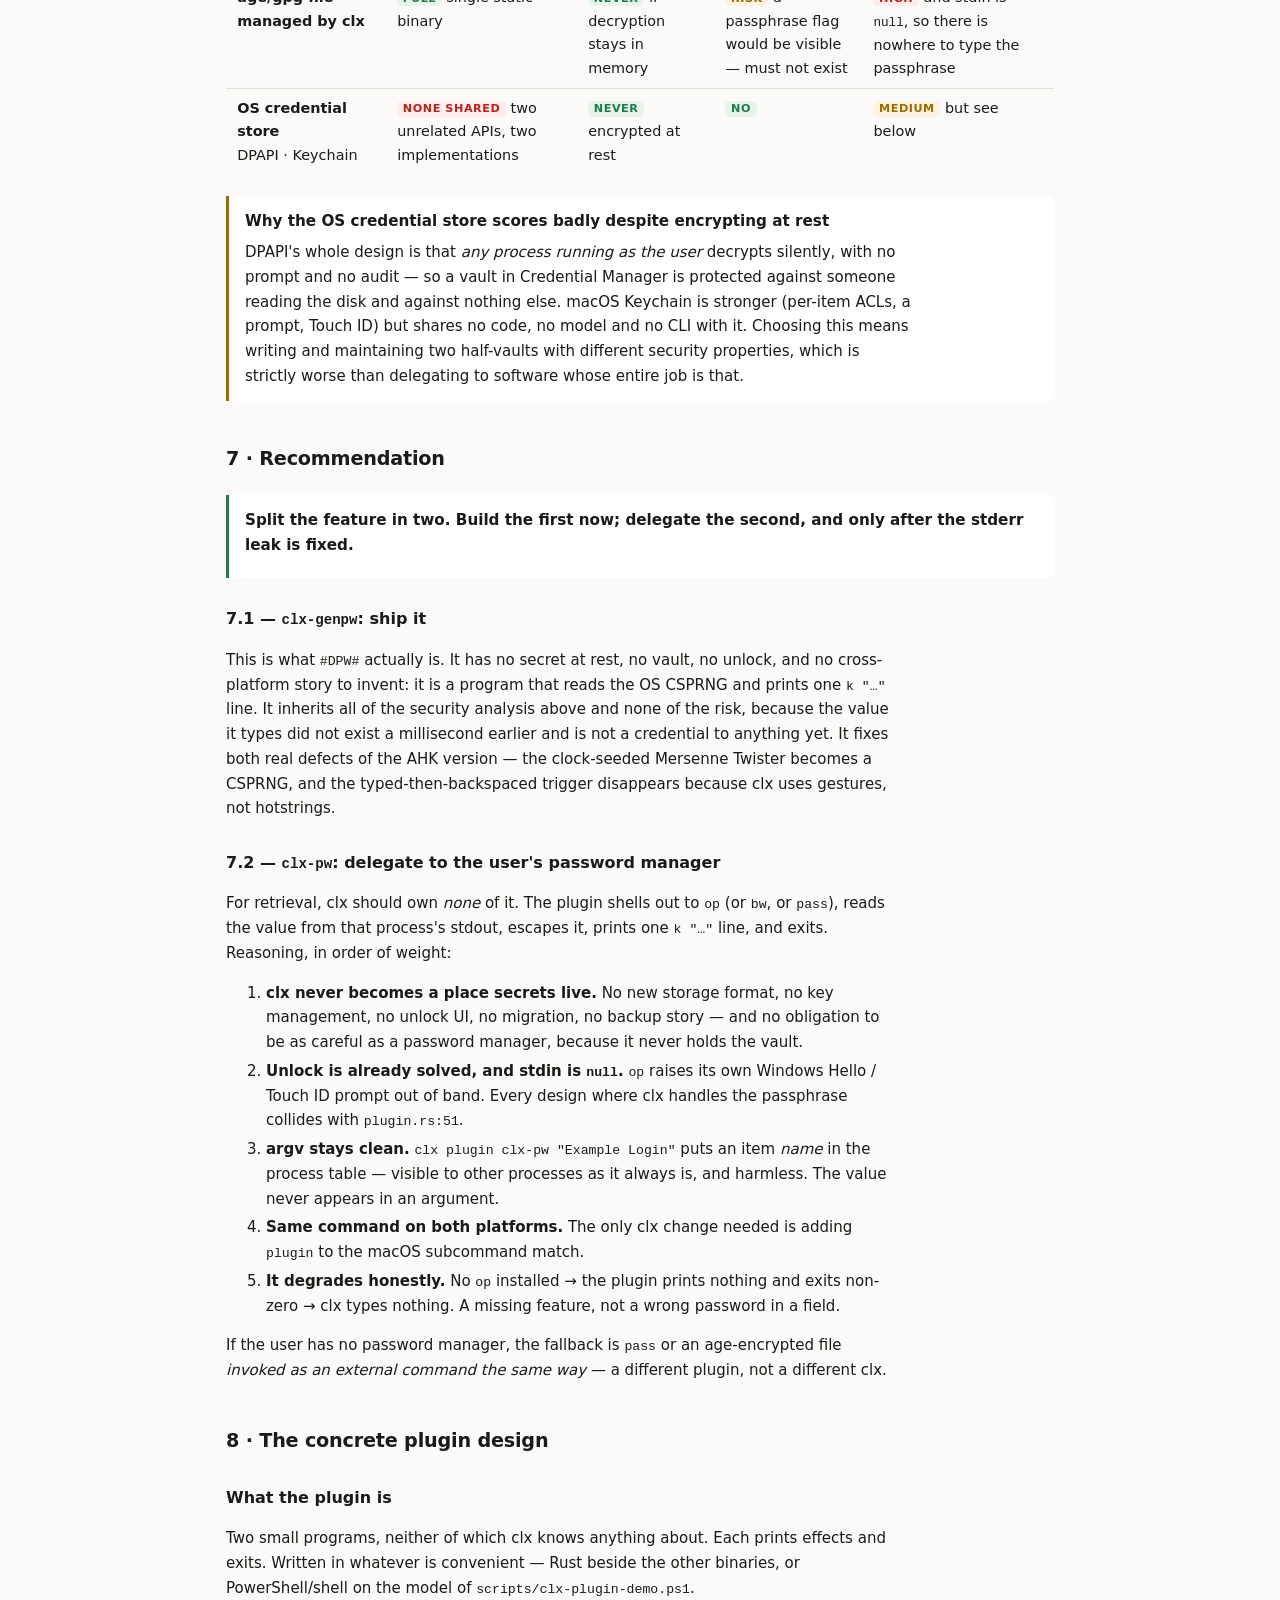
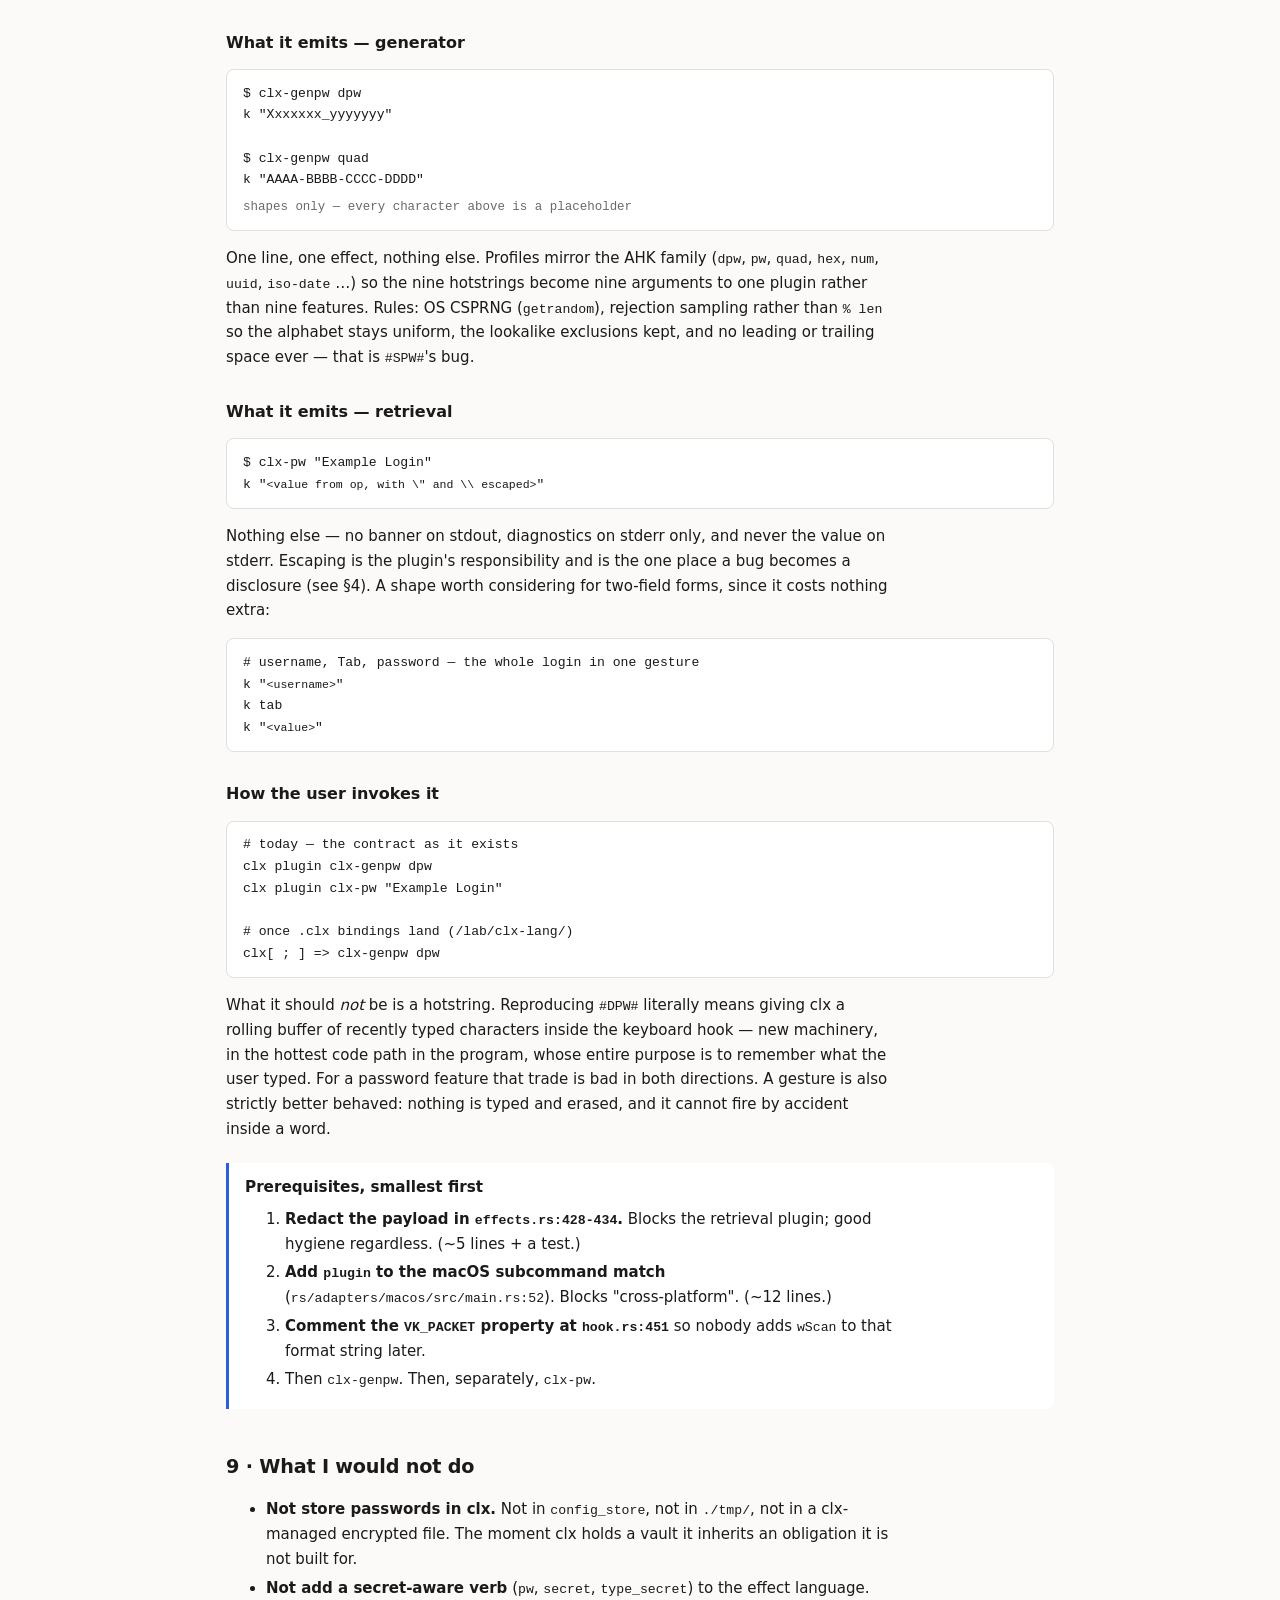
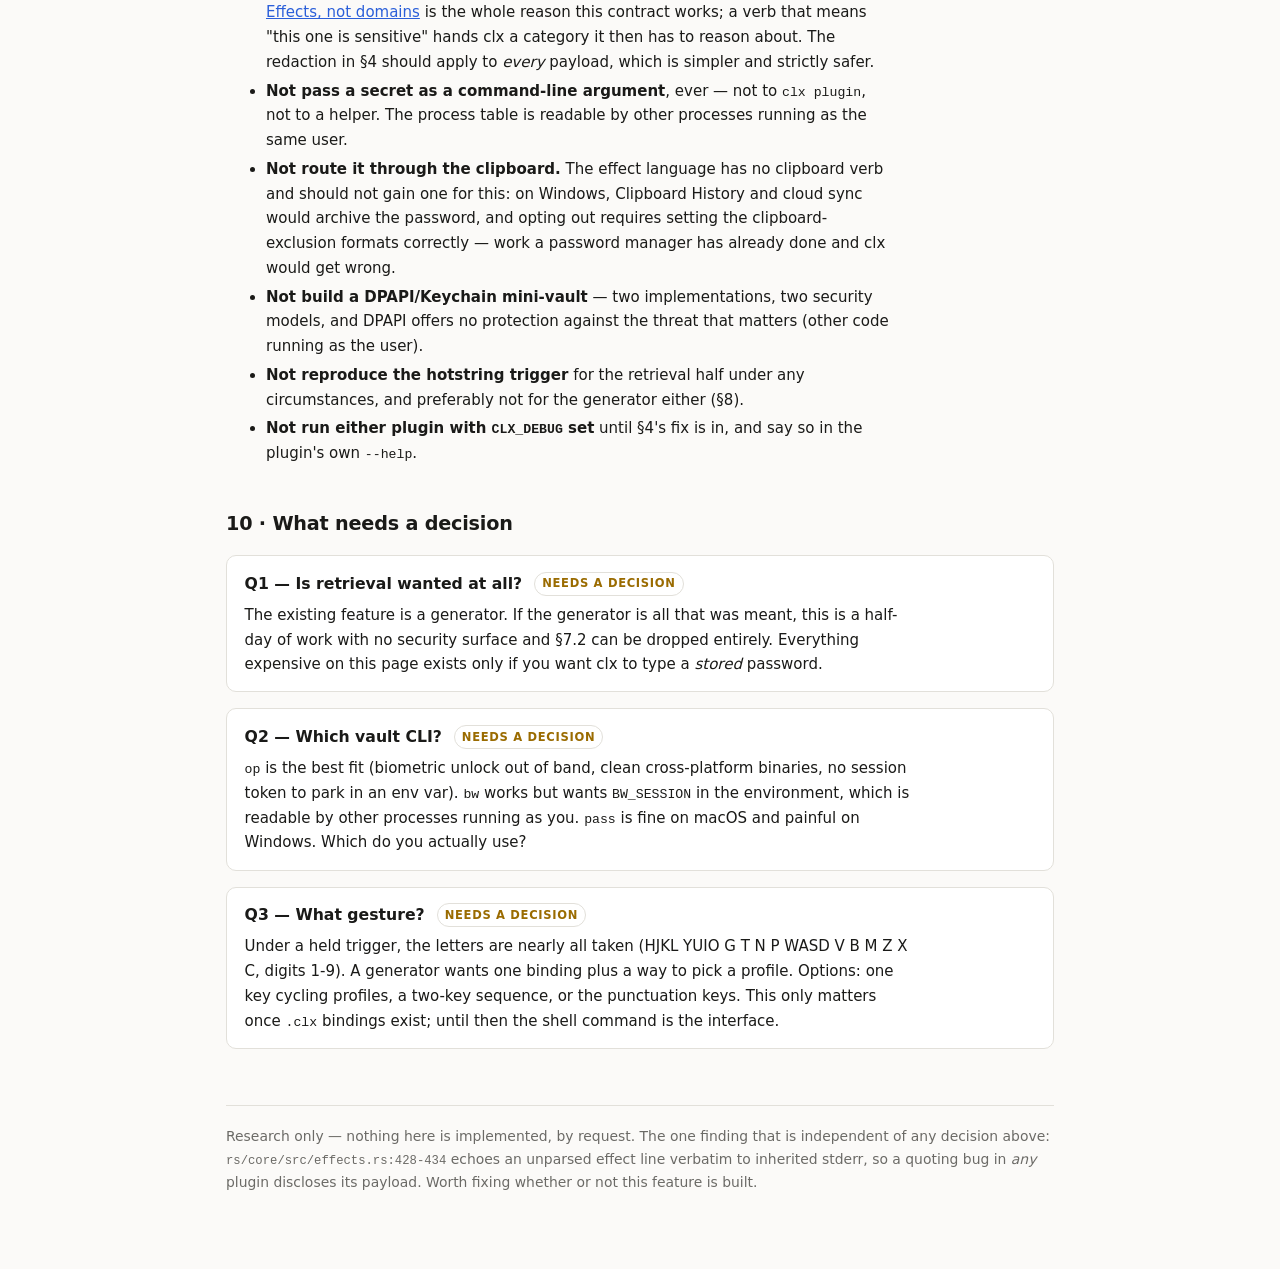
<file: lab/dpw-plugin/index.html>
<!doctype html>
<html lang="en">
<head>
<meta charset="utf-8">
<meta name="viewport" content="width=device-width, initial-scale=1">
<meta name="robots" content="noindex">
<title>#DPW# as a plugin</title>
<style>
  :root {
    --bg:#fbfaf8; --fg:#1a1a18; --muted:#6b6a66; --line:#e2e0da; --card:#fff;
    --ok:#1f7a4d; --warn:#9a6b00; --crit:#b3261e; --accent:#2b5fd9;
    --ok-bg:#e7f4ec; --warn-bg:#fdf1e0; --crit-bg:#fdeceb;
    --mono: ui-monospace, "SF Mono", "Cascadia Code", Menlo, Consolas, monospace;
  }
  @media (prefers-color-scheme: dark) {
    :root:not([data-theme="light"]) {
      --bg:#14141a; --fg:#e8e6e1; --muted:#9a978f; --line:#2c2c36; --card:#1c1c24;
      --ok:#5ec98c; --warn:#e0b050; --crit:#ff7b72; --accent:#7aa2f7;
      --ok-bg:#1d2f26; --warn-bg:#382914; --crit-bg:#3a1e1c;
    }
  }
  :root[data-theme="dark"] {
    --bg:#14141a; --fg:#e8e6e1; --muted:#9a978f; --line:#2c2c36; --card:#1c1c24;
    --ok:#5ec98c; --warn:#e0b050; --crit:#ff7b72; --accent:#7aa2f7;
    --ok-bg:#1d2f26; --warn-bg:#382914; --crit-bg:#3a1e1c;
  }
  * { box-sizing:border-box }
  body { margin:0; background:var(--bg); color:var(--fg);
    font:15px/1.65 ui-sans-serif, system-ui, -apple-system, "Segoe UI", sans-serif; }
  .wrap { max-width:860px; margin:0 auto; padding:2rem 16px 5rem }
  .crumb { color:var(--muted); font-size:.85rem; margin:0 0 1.2rem }
  .crumb a { color:var(--muted) }
  h1 { font-size:clamp(1.5rem,5vw,1.8rem); margin:0 0 .3rem; letter-spacing:-.015em }
  .sub { color:var(--muted); margin:0 0 2rem; max-width:64ch; font-size:1.02rem }
  h2 { font-size:1.2rem; margin:2.6rem 0 .7rem; letter-spacing:-.01em; scroll-margin-top:1rem }
  h3 { font-size:1rem; margin:1.8rem 0 .5rem }
  p, ul, ol { max-width:70ch }
  li { margin:.25rem 0 }
  code, .mono { font-family:var(--mono); font-size:.88em; word-break:break-word }
  a { color:var(--accent) }
  pre { font-family:var(--mono); font-size:.82rem; background:var(--card);
    border:1px solid var(--line); border-radius:8px; padding:.8rem 1rem; overflow:auto }
  pre code { font-size:inherit; word-break:normal }
  .scroll { overflow-x:auto; margin:1rem 0 }
  table { border-collapse:collapse; width:100%; font-size:.9rem }
  th,td { text-align:left; padding:.45rem .7rem; border-bottom:1px solid var(--line); vertical-align:top }
  th { color:var(--muted); font-weight:600; font-size:.78rem; text-transform:uppercase; letter-spacing:.05em }
  tr:last-child td { border-bottom:0 }
  table.wide { min-width:46rem }
  .callout { border-left:3px solid var(--accent); background:var(--card);
    padding:.8rem 1rem; border-radius:0 8px 8px 0; margin:1.3rem 0 }
  .callout.warn { border-left-color:var(--warn) }
  .callout.ok { border-left-color:var(--ok) }
  .callout.crit { border-left-color:var(--crit) }
  .callout h4 { margin:0 0 .4rem; font-size:.95rem }
  .callout p { margin:.4rem 0 0 }
  .q { border:1px solid var(--line); border-radius:10px; padding:.9rem 1.1rem; margin:1rem 0; background:var(--card) }
  .q h4 { margin:0 0 .3rem; font-size:.98rem }
  .q p { margin:.4rem 0 0 }
  .tag { display:inline-block; font-size:.72rem; text-transform:uppercase;
    letter-spacing:.06em; padding:.1rem .45rem; border-radius:99px; border:1px solid var(--line);
    color:var(--warn); margin-left:.4rem; vertical-align:.1em; white-space:nowrap }
  .v { font-size:.7rem; font-weight:800; text-transform:uppercase; letter-spacing:.05em;
    padding:.12em .5em; border-radius:5px; white-space:nowrap }
  .v.no  { color:var(--crit); background:var(--crit-bg) }
  .v.yes { color:var(--ok);   background:var(--ok-bg) }
  .v.mid { color:var(--warn); background:var(--warn-bg) }
  .src { font-family:var(--mono); font-size:.78rem; color:var(--muted); display:block; margin-top:.35rem }
  nav.toc { background:var(--card); border:1px solid var(--line); border-radius:10px;
    padding:.9rem 1.1rem; margin-bottom:2rem }
  nav.toc strong { font-size:.8rem; text-transform:uppercase; letter-spacing:.06em; color:var(--muted) }
  nav.toc ol { margin:.5rem 0 0; padding-left:1.4rem }
  nav.toc li { margin:.15rem 0 }
  blockquote { border-left:3px solid var(--line); margin:1rem 0; padding-left:1rem; color:var(--muted) }
  footer { margin-top:3.5rem; padding-top:1.2rem; border-top:1px solid var(--line);
    color:var(--muted); font-size:.87rem }
</style>
</head>
<body>
<div class="wrap">

<p class="crumb"><a href="/lab/">lab</a> / dpw-plugin &nbsp;·&nbsp;
  contract: <a href="/lab/plugins/">plugins</a> &nbsp;·&nbsp;
  bindings: <a href="/lab/clx-lang/">clx-lang</a></p>

<h1><code>#DPW#</code> as a cross-platform plugin</h1>
<p class="sub">
  The AHK side types a password when you type <code>#DPW#</code>. Porting it is
  two questions wearing one coat: <em>generating</em> a password is trivial and
  safe, <em>retrieving</em> a stored one is neither. This page separates them,
  and reports one concrete leak in the current effect executor that has to be
  fixed before the second one is built.
</p>

<nav class="toc"><strong>Contents</strong>
<ol>
  <li><a href="#ahk">What <code>#DPW#</code> actually does</a></li>
  <li><a href="#weak">Where the AHK version is weak</a></li>
  <li><a href="#contract">What clx offers today</a></li>
  <li><a href="#leak">Does the current design leak a typed password?</a></li>
  <li><a href="#keystrokes">Is typing a secret as keystrokes even sound?</a></li>
  <li><a href="#options">Where the secrets would live — five options</a></li>
  <li><a href="#rec">Recommendation</a></li>
  <li><a href="#design">The concrete plugin design</a></li>
  <li><a href="#not">What I would not do</a></li>
  <li><a href="#open">What needs a decision</a></li>
</ol></nav>

<h2 id="ahk">1 · What <code>#DPW#</code> actually does</h2>

<div class="callout warn">
  <h4>It is a generator, not a vault</h4>
  <p><code>#DPW#</code> does not type <em>your</em> password. It invents a fresh
  random one and types it. Nothing in this repository stores a secret — a
  repo-wide search for keychain / credential / vault / 1Password / Bitwarden
  finds only API-key plumbing in <code>lib/otoji</code> and nothing in the
  hotkey engine. That reframes the whole port: the feature that exists is
  cheap and safe, and the feature people <em>assume</em> exists is the
  expensive one.</p>
</div>

<p>It lives in one file, <code>Modules/QuickInput.ahk</code> — a grab-bag of
"type a timestamp or a random string" hotstrings. The trigger:</p>

<pre><code>:*?:#DPW#::  ; two-section random password
doubleSectionPassword()
return
<span class="src">Modules/QuickInput.ahk:117-119</span></code></pre>

<p>That is an AutoHotkey <b>hotstring</b>, not a hotkey. <code>:*?:</code> is
two options: <code>*</code> fires without waiting for an ending character
(no space or Tab needed), and <code>?</code> fires even inside a word. So the
five characters <code>#DPW#</code> expand the instant the final <code>#</code>
lands, anywhere, in any field. AHK's default behaviour also
<em>backspaces the trigger away</em> before typing the replacement.</p>

<p>The body assembles two sections from a lookalike-free alphabet and types
them joined by an underscore:</p>

<pre><code>doubleSectionPassword()
{
    CharsFirst:="123456789ABCDEFGHJKLMNPQRSTUVWXYZ"
    CharsRest:="123456789abcdefghijkmnopqrstuvwxyz"
    section1 := GenPassword(CharsFirst, 1) GenPassword(CharsRest, 6)
    section2 := GenPassword(CharsRest, 7)
    QuickTextInput(section1 "_" section2)
}
<span class="src">Modules/QuickInput.ahk:78-85</span></code></pre>

<p>Shape: <code>Xxxxxxx_yyyyyyy</code> — one uppercase-or-digit, then six
lowercase-or-digit, an underscore, then seven more. <code>0</code>,
<code>O</code>, <code>I</code> and <code>l</code> are excluded on purpose, so
it survives being read aloud or off a screen.</p>

<p>The generator and the typist are each three lines:</p>

<pre><code>GenPassword(Chars, Length := 16)
{
    Min := 1
    Max := StrLen(chars)
    pw := ""
    Loop %Length% {
        Random StartPos, Min, Max          ; &lt;-- Mersenne Twister, clock-seeded
        pw := pw SubStr(Chars, StartPos, 1)
    }
    Return pw
}

QuickTextInput(str)
{
    SendInput {Text}%str%                  ; &lt;-- synthetic keystrokes
}
<span class="src">Modules/QuickInput.ahk:15-25 (GenPassword), 64-67 (QuickTextInput)</span></code></pre>

<p><code>SendInput {Text}</code> is the direct ancestor of clx's
<code>type_text</code>: it injects the characters rather than pressing keys,
so keyboard layout, Shift and Caps Lock do not enter into it.</p>

<p>Nine siblings share the same two functions — <code>#PW#</code>,
<code>#WPW#</code> (identical to it), <code>#NPW#</code>, <code>#HEX#</code>,
<code>#HEXL#</code>, <code>#QPW#</code>, <code>#SPW#</code>,
<code>#JPW#</code>, <code>#UUID#</code>, plus the date/time ones
(<code>Modules/QuickInput.ahk:89-143</code>). Any port should treat
<code>#DPW#</code> as one profile of one feature, not as a special case.</p>

<h2 id="weak">2 · Where the AHK version is weak</h2>

<div class="scroll"><table class="wide">
<thead><tr><th style="width:13rem">Weakness</th><th>Why it matters</th></tr></thead>
<tbody>
<tr><td><b>Not a CSPRNG</b><br><span class="src">QuickInput.ahk:21</span></td>
  <td>AHK v1's <code>Random</code> is a Mersenne Twister auto-seeded from the
  system clock. The nominal strength is ≈71 bits for <code>#DPW#</code>
  (14 chars over a 33/34-symbol alphabet) and ≈94 for <code>#PW#</code>, but a
  clock-derived seed is a far smaller space than that, and the generator is
  not designed to resist state recovery from earlier outputs. Every password
  from one script session comes from one seed.</td></tr>
<tr><td><b>The trigger is typed, then erased</b></td>
  <td><code>#DPW#</code> is real keystrokes that reach the focused app before
  AHK backspaces them. In anything with incremental search, live collaboration
  or a "user is typing" channel, the literal string <code>#DPW#</code> — and
  the five backspaces — leave the machine.</td></tr>
<tr><td><b><code>?</code> and <code>*</code> mean it fires anywhere</b>
  <span class="src">QuickInput.ahk:117</span></td>
  <td>Including mid-word, in a code editor, in a chat message, or in a field
  where the literal text <code>#DPW#</code> was what you meant. There is no
  confirmation step and no undo — the generated value replaces your text.</td></tr>
<tr><td><b>Write-only output</b></td>
  <td>The password is typed into exactly one field and never shown, stored or
  copied. A sign-up form with a "confirm password" box cannot be filled, and
  if the form is rejected the value is gone. In practice this pushes people
  toward the clipboard, which is worse.</td></tr>
<tr><td><b>Windows-only by construction</b></td>
  <td>AHK v1, <code>SendInput</code>, <code>FormatTime</code>. Nothing here
  ports; only the idea does.</td></tr>
<tr><td><b><code>#SPW#</code>'s alphabet is buggy</b>
  <span class="src">QuickInput.ahk:138</span></td>
  <td>The symbol set contains <code>", "</code> — a comma <em>and a literal
  space</em>. A generated password can therefore begin or end with a space,
  which many fields silently trim. Worth not reproducing.</td></tr>
</tbody></table></div>

<h2 id="contract">3 · What clx offers today</h2>

<p>The plugin contract is already exactly right for this, and it is one
sentence: <b>a plugin is any program that writes effects to stdout.</b>
<code>clx plugin &lt;command&gt; [args…]</code> spawns it and performs each line
as it arrives (<code>rs/core/src/plugin.rs:47-74</code>). No SDK, no ABI, no
manifest, and clx learns nothing about what the program is for. Typing is one
verb:</p>

<pre><code>k "text"        type a literal string  (\n \t \" \\ escapes)
k enter         tap a key
k c-c           a chord
w 200ms         wait
<span class="src">rs/core/src/effects.rs:8-20</span></code></pre>

<p>So the entire "type a generated password" feature is a program that prints
one line. That part is genuinely trivial. Three gaps are not:</p>

<div class="scroll"><table>
<thead><tr><th style="width:13rem">Gap</th><th>Detail</th></tr></thead>
<tbody>
<tr><td><b>No hotstring engine</b></td>
  <td>Nothing in <code>rs/</code> matches <code>hotstring</code>,
  <code>abbrev</code> or any typed-character buffer. clx recognises
  <em>gestures</em> (trigger held + key), never <em>typed text</em>. There is
  no way to reproduce <code>#DPW#</code> as a trigger without building a
  rolling buffer of recent keystrokes inside the keyboard hook — a new and
  unattractive component to add to a process that also wants to type
  secrets.</td></tr>
<tr><td><b><code>clx plugin</code> is Windows-only</b></td>
  <td><code>rs/core/src/plugin.rs</code> is platform-agnostic and already
  used by <code>rs/adapters/windows/src/main.rs:352-366</code>. The macOS
  adapter's subcommand match (<code>rs/adapters/macos/src/main.rs:52</code>)
  has <code>agent</code>, <code>dino</code>, <code>observe</code>,
  <code>ocr</code> — and no <code>plugin</code>. That is a ~12-line addition,
  but it is a prerequisite for calling anything here cross-platform.</td></tr>
<tr><td><b>No binding from a key to a plugin</b></td>
  <td><code>clx plugin</code> is a CLI subcommand only. The
  <a href="/lab/clx-lang/">.clx</a> binding layer that would let
  <code>clx[ … ]</code> call a plugin is a design, not code — there is no
  bindings loader in <code>rs/core/src</code>. Until it lands, invocation is
  a shell command or an OS-level shortcut.</td></tr>
<tr><td><b>Plugin stdin is <code>null</code></b>
  <span class="src">plugin.rs:51</span></td>
  <td>Decisive for vault integration: a plugin <em>cannot prompt on the
  terminal</em> for a master password. It must rely on an already-unlocked
  session or on the vault's own GUI/biometric prompt.</td></tr>
</tbody></table></div>

<h2 id="leak">4 · Does the current design leak a typed password?</h2>

<p>A plugin's secret travels over its stdout pipe into clx. Pipes are not
files, and clx does not write effect lines to any log on the success path.
But three places print or retain them, and one is a real leak. This decides
whether the retrieval feature is safe to build at all, so here it is
explicitly.</p>

<div class="callout crit">
  <h4>Leak 1 — a malformed effect line is echoed in full, payload included</h4>
  <p>Any line the parser does not understand is printed verbatim to
  stderr:</p>
  <pre><code>Effect::Unknown(line) =&gt; {
    eprintln!("[CLX] unrecognised effect: {line}");
}
<span class="src">rs/core/src/effects.rs:431-434 (and :428-430 for Unsupported)</span></code></pre>
  <p>And <code>k "…"</code> is recognised <b>only</b> when the payload starts
  and ends with a quote (<code>effects.rs:228-234</code>). So a password
  containing an unescaped <code>"</code> produces a line that no longer ends
  in a quote → <code>Unknown</code> → <b>the secret is printed to
  stderr</b>. stderr is <code>Stdio::inherit()</code>
  (<code>plugin.rs:52</code>), so it lands wherever clx's own stderr goes —
  a terminal's scrollback, a watchdog log, a CI capture. This is a one-symbol
  quoting bug away at all times, and it fails silently.</p>
  <p><b>Fix before shipping any retrieval plugin:</b> never echo the payload.
  Print the verb and a reason, or redact everything between quotes.</p>
</div>

<div class="callout warn">
  <h4>Leak 2 — the revision buffer holds the secret in clx's heap</h4>
  <p><code>Runner.typed</code> keeps a copy of the last typed string so
  <code>retype</code> can diff against it (<code>effects.rs:340-363</code>).
  This is <em>already handled correctly by design</em>: <code>commit</code>
  clears it, and <code>plugin.rs:68</code> commits unconditionally when the
  plugin ends, however it ends. The residual issue is only that
  <code>String::clear</code> does not zero the freed bytes, so the plaintext
  can persist in the heap (and therefore in a crash dump or a swapped page)
  until reused. Worth knowing; not a reason to stop.</p>
</div>

<div class="callout ok">
  <h4>Non-leak — the hook's keystroke log does not record the characters, today</h4>
  <p>With <code>CLX_DEBUG</code> set, the Windows hook logs every key event to
  <code>%TEMP%\capslockx_hook.log</code>, and it logs injected events too —
  the <code>is_ours</code> early return happens <em>after</em> the log line
  (<code>rs/adapters/windows/src/hook.rs:450-465</code>). But what it prints
  is <code>kb.vkCode</code>:</p>
  <pre><code>debug_log(&amp;format!("[hook] vk=0x{:02X} {:?} {} inj={} ours={} fg=[{}]", …));
<span class="src">rs/adapters/windows/src/hook.rs:451-459</span></code></pre>
  <p>Typed text is injected with <code>KEYEVENTF_UNICODE</code>
  (<code>rs/adapters/windows/src/output.rs:122-137, 534-546</code>), which
  reaches a low-level hook as <code>VK_PACKET</code> with the character in
  <code>wScan</code> — a field this format string does not touch. So the log
  records <em>that</em> a 15-character burst happened and exactly when, and
  which window had focus, but not what it said.</p>
  <p>This is a fragile "no". It is one added field away from being a
  plaintext password log, and nothing in the file says so. A comment at that
  <code>debug_log</code> call, plus a test, is cheap insurance.</p>
</div>

<h2 id="keystrokes">5 · Is typing a secret as keystrokes even sound?</h2>

<p>Partly, and the two platforms fail differently.</p>

<p><b>Windows: every keyboard hook in every process sees it.</b> That is not
a hypothesis — it is how clx itself works. <code>SendInput</code> events are
delivered to all <code>WH_KEYBOARD_LL</code> hooks, so any other tool the user
runs (another macro program, an IME helper, a "productivity" utility, an
actual keylogger) observes the injected password exactly as it observes typing.
Injection is therefore <em>no worse than typing it by hand</em>, with two
caveats: a human typing a password is at least aware they are doing it, and
elevated windows reject injected input entirely (UIPI), so the feature quietly
does nothing at a UAC prompt.</p>

<p><b>macOS: it will fail precisely where it matters most.</b> When a real
secure field has focus, the system enters secure input mode and disables
event taps — clx already handles being switched off for this reason:</p>

<pre><code>// When macOS disables our tap (e.g. during secure input / password fields),
// it sends a special event type. Re-enable the tap so it resumes working
// after the secure input ends.
<span class="src">rs/adapters/macos/src/hook.rs:240-244 — and engine.rs:276-279, emergency_stop</span></code></pre>

<p>The same mechanism drops synthetic <code>CGEventPost</code> input into
secure fields. So on macOS a password-typing plugin works in ordinary text
fields and web forms and <em>does not work</em> at the login window, Keychain
prompts, <code>sudo</code>, or any app using
<code>EnableSecureEventInput</code>. That is a feature boundary to state up
front rather than a bug to chase: this is for tokens and web forms, and a
password manager's own browser integration is better wherever it reaches.</p>

<h2 id="options">6 · Where the secrets would live — five options</h2>

<p>Only relevant to the <em>retrieval</em> feature. The generator has no
secret at rest and skips this table entirely.</p>

<div class="scroll"><table class="wide">
<thead><tr>
  <th style="width:10rem">Option</th>
  <th>Cross-platform</th>
  <th>Plaintext on disk?</th>
  <th>Secret in an argv?</th>
  <th>Setup burden</th>
</tr></thead>
<tbody>
<tr>
  <td><b>Generate, never store</b><br><span class="src">what #DPW# does</span></td>
  <td><span class="v yes">full</span> OS CSPRNG everywhere</td>
  <td><span class="v yes">never</span> there is no secret</td>
  <td><span class="v yes">no</span> generated in-process</td>
  <td><span class="v yes">none</span></td>
</tr>
<tr>
  <td><b>Password-manager CLI</b><br><code>op</code> · <code>bw</code></td>
  <td><span class="v yes">full</span> both ship Win + macOS binaries</td>
  <td><span class="v yes">never</span> vault is encrypted; unlock is biometric</td>
  <td><span class="v yes">no</span> argv carries an item <em>reference</em>, not the value</td>
  <td><span class="v mid">medium</span> user must already use one; <code>bw</code> needs a session token in an env var — prefer <code>op</code></td>
</tr>
<tr>
  <td><b><code>pass</code></b><br><span class="src">gpg + files</span></td>
  <td><span class="v mid">partial</span> native on macOS, awkward on Windows (gpg4win + shell)</td>
  <td><span class="v yes">never</span> gpg decrypts to stdout</td>
  <td><span class="v yes">no</span></td>
  <td><span class="v no">high</span> GPG key management, agent lifetime</td>
</tr>
<tr>
  <td><b>age/gpg file managed by clx</b></td>
  <td><span class="v yes">full</span> single static binary</td>
  <td><span class="v yes">never</span> <em>if</em> decryption stays in memory</td>
  <td><span class="v mid">risk</span> a passphrase flag would be visible — must not exist</td>
  <td><span class="v no">high</span> and stdin is <code>null</code>, so there is nowhere to type the passphrase</td>
</tr>
<tr>
  <td><b>OS credential store</b><br>DPAPI · Keychain</td>
  <td><span class="v no">none shared</span> two unrelated APIs, two implementations</td>
  <td><span class="v yes">never</span> encrypted at rest</td>
  <td><span class="v yes">no</span></td>
  <td><span class="v mid">medium</span> but see below</td>
</tr>
</tbody></table></div>

<div class="callout warn">
  <h4>Why the OS credential store scores badly despite encrypting at rest</h4>
  <p>DPAPI's whole design is that <em>any process running as the user</em>
  decrypts silently, with no prompt and no audit — so a vault in Credential
  Manager is protected against someone reading the disk and against nothing
  else. macOS Keychain is stronger (per-item ACLs, a prompt, Touch ID) but
  shares no code, no model and no CLI with it. Choosing this means writing and
  maintaining two half-vaults with different security properties, which is
  strictly worse than delegating to software whose entire job is that.</p>
</div>

<h2 id="rec">7 · Recommendation</h2>

<div class="callout ok">
  <h4>Split the feature in two. Build the first now; delegate the second, and only after the stderr leak is fixed.</h4>
</div>

<h3>7.1 — <code>clx-genpw</code>: ship it</h3>

<p>This is what <code>#DPW#</code> actually is. It has no secret at rest, no
vault, no unlock, and no cross-platform story to invent: it is a program that
reads the OS CSPRNG and prints one <code>k "…"</code> line. It inherits all of
the security analysis above and none of the risk, because the value it types
did not exist a millisecond earlier and is not a credential to anything yet.
It fixes both real defects of the AHK version — the clock-seeded Mersenne
Twister becomes a CSPRNG, and the typed-then-backspaced trigger disappears
because clx uses gestures, not hotstrings.</p>

<h3>7.2 — <code>clx-pw</code>: delegate to the user's password manager</h3>

<p>For retrieval, clx should own <em>none</em> of it. The plugin shells out to
<code>op</code> (or <code>bw</code>, or <code>pass</code>), reads the value
from that process's stdout, escapes it, prints one <code>k "…"</code> line, and
exits. Reasoning, in order of weight:</p>

<ol>
  <li><b>clx never becomes a place secrets live.</b> No new storage format, no
  key management, no unlock UI, no migration, no backup story — and no
  obligation to be as careful as a password manager, because it never holds
  the vault.</li>
  <li><b>Unlock is already solved, and stdin is <code>null</code>.</b>
  <code>op</code> raises its own Windows Hello / Touch ID prompt out of band.
  Every design where clx handles the passphrase collides with
  <code>plugin.rs:51</code>.</li>
  <li><b>argv stays clean.</b> <code>clx plugin clx-pw "Example Login"</code>
  puts an item <em>name</em> in the process table — visible to other processes
  as it always is, and harmless. The value never appears in an argument.</li>
  <li><b>Same command on both platforms.</b> The only clx change needed is
  adding <code>plugin</code> to the macOS subcommand match.</li>
  <li><b>It degrades honestly.</b> No <code>op</code> installed → the plugin
  prints nothing and exits non-zero → clx types nothing. A missing feature,
  not a wrong password in a field.</li>
</ol>

<p>If the user has no password manager, the fallback is <code>pass</code> or an
age-encrypted file <em>invoked as an external command the same way</em> — a
different plugin, not a different clx.</p>

<h2 id="design">8 · The concrete plugin design</h2>

<h3>What the plugin is</h3>
<p>Two small programs, neither of which clx knows anything about. Each prints
effects and exits. Written in whatever is convenient — Rust beside the other
binaries, or PowerShell/shell on the model of
<code>scripts/clx-plugin-demo.ps1</code>.</p>

<h3>What it emits — generator</h3>

<pre><code>$ clx-genpw dpw
k "Xxxxxxx_yyyyyyy"

$ clx-genpw quad
k "AAAA-BBBB-CCCC-DDDD"
<span class="src">shapes only — every character above is a placeholder</span></code></pre>

<p>One line, one effect, nothing else. Profiles mirror the AHK family
(<code>dpw</code>, <code>pw</code>, <code>quad</code>, <code>hex</code>,
<code>num</code>, <code>uuid</code>, <code>iso-date</code> …) so the nine
hotstrings become nine arguments to one plugin rather than nine features.
Rules: OS CSPRNG (<code>getrandom</code>), rejection sampling rather than
<code>% len</code> so the alphabet stays uniform, the lookalike exclusions
kept, and no leading or trailing space ever — that is <code>#SPW#</code>'s
bug.</p>

<h3>What it emits — retrieval</h3>

<pre><code>$ clx-pw "Example Login"
k "<span class="mono">&lt;value from op, with \" and \\ escaped&gt;</span>"
</code></pre>

<p>Nothing else — no banner on stdout, diagnostics on stderr only, and never
the value on stderr. Escaping is the plugin's responsibility and is the one
place a bug becomes a disclosure (see §4). A shape worth considering for
two-field forms, since it costs nothing extra:</p>

<pre><code># username, Tab, password — the whole login in one gesture
k "<span class="mono">&lt;username&gt;</span>"
k tab
k "<span class="mono">&lt;value&gt;</span>"
</code></pre>

<h3>How the user invokes it</h3>

<pre><code># today — the contract as it exists
clx plugin clx-genpw dpw
clx plugin clx-pw "Example Login"

# once .clx bindings land (/lab/clx-lang/)
clx[ ; ] =&gt; clx-genpw dpw
</code></pre>

<p>What it should <em>not</em> be is a hotstring. Reproducing
<code>#DPW#</code> literally means giving clx a rolling buffer of recently
typed characters inside the keyboard hook — new machinery, in the hottest code
path in the program, whose entire purpose is to remember what the user typed.
For a password feature that trade is bad in both directions. A gesture is
also strictly better behaved: nothing is typed and erased, and it cannot fire
by accident inside a word.</p>

<div class="callout">
  <h4>Prerequisites, smallest first</h4>
  <ol style="margin:.4rem 0 0">
    <li><b>Redact the payload in <code>effects.rs:428-434</code>.</b> Blocks
    the retrieval plugin; good hygiene regardless. (~5 lines + a test.)</li>
    <li><b>Add <code>plugin</code> to the macOS subcommand match</b>
    (<code>rs/adapters/macos/src/main.rs:52</code>). Blocks "cross-platform".
    (~12 lines.)</li>
    <li><b>Comment the <code>VK_PACKET</code> property at
    <code>hook.rs:451</code></b> so nobody adds <code>wScan</code> to that
    format string later.</li>
    <li>Then <code>clx-genpw</code>. Then, separately, <code>clx-pw</code>.</li>
  </ol>
</div>

<h2 id="not">9 · What I would not do</h2>

<ul>
  <li><b>Not store passwords in clx.</b> Not in <code>config_store</code>, not
  in <code>./tmp/</code>, not in a clx-managed encrypted file. The moment clx
  holds a vault it inherits an obligation it is not built for.</li>
  <li><b>Not add a secret-aware verb</b> (<code>pw</code>,
  <code>secret</code>, <code>type_secret</code>) to the effect language.
  <a href="/lab/plugins/#effects">Effects, not domains</a> is the whole
  reason this contract works; a verb that means "this one is sensitive" hands
  clx a category it then has to reason about. The redaction in §4 should apply
  to <em>every</em> payload, which is simpler and strictly safer.</li>
  <li><b>Not pass a secret as a command-line argument</b>, ever — not to
  <code>clx plugin</code>, not to a helper. The process table is readable by
  other processes running as the same user.</li>
  <li><b>Not route it through the clipboard.</b> The effect language has no
  clipboard verb and should not gain one for this: on Windows, Clipboard
  History and cloud sync would archive the password, and opting out requires
  setting the clipboard-exclusion formats correctly — work a password manager
  has already done and clx would get wrong.</li>
  <li><b>Not build a DPAPI/Keychain mini-vault</b> — two implementations, two
  security models, and DPAPI offers no protection against the threat that
  matters (other code running as the user).</li>
  <li><b>Not reproduce the hotstring trigger</b> for the retrieval half under
  any circumstances, and preferably not for the generator either (§8).</li>
  <li><b>Not run either plugin with <code>CLX_DEBUG</code> set</b> until §4's
  fix is in, and say so in the plugin's own <code>--help</code>.</li>
</ul>

<h2 id="open">10 · What needs a decision</h2>

<div class="q">
  <h4>Q1 — Is retrieval wanted at all? <span class="tag">needs a decision</span></h4>
  <p>The existing feature is a generator. If the generator is all that was
  meant, this is a half-day of work with no security surface and §7.2 can be
  dropped entirely. Everything expensive on this page exists only if you want
  clx to type a <em>stored</em> password.</p>
</div>

<div class="q">
  <h4>Q2 — Which vault CLI? <span class="tag">needs a decision</span></h4>
  <p><code>op</code> is the best fit (biometric unlock out of band, clean
  cross-platform binaries, no session token to park in an env var).
  <code>bw</code> works but wants <code>BW_SESSION</code> in the environment,
  which is readable by other processes running as you. <code>pass</code> is
  fine on macOS and painful on Windows. Which do you actually use?</p>
</div>

<div class="q">
  <h4>Q3 — What gesture? <span class="tag">needs a decision</span></h4>
  <p>Under a held trigger, the letters are nearly all taken (HJKL YUIO G T N P
  WASD V B M Z X C, digits 1-9). A generator wants one binding plus a way to
  pick a profile. Options: one key cycling profiles, a two-key sequence, or
  the punctuation keys. This only matters once <code>.clx</code> bindings
  exist; until then the shell command is the interface.</p>
</div>

<footer>
  Research only — nothing here is implemented, by request. The one finding
  that is independent of any decision above:
  <code>rs/core/src/effects.rs:428-434</code> echoes an unparsed effect line
  verbatim to inherited stderr, so a quoting bug in <em>any</em> plugin
  discloses its payload. Worth fixing whether or not this feature is built.
</footer>

</div>
</body>
</html>
</file>
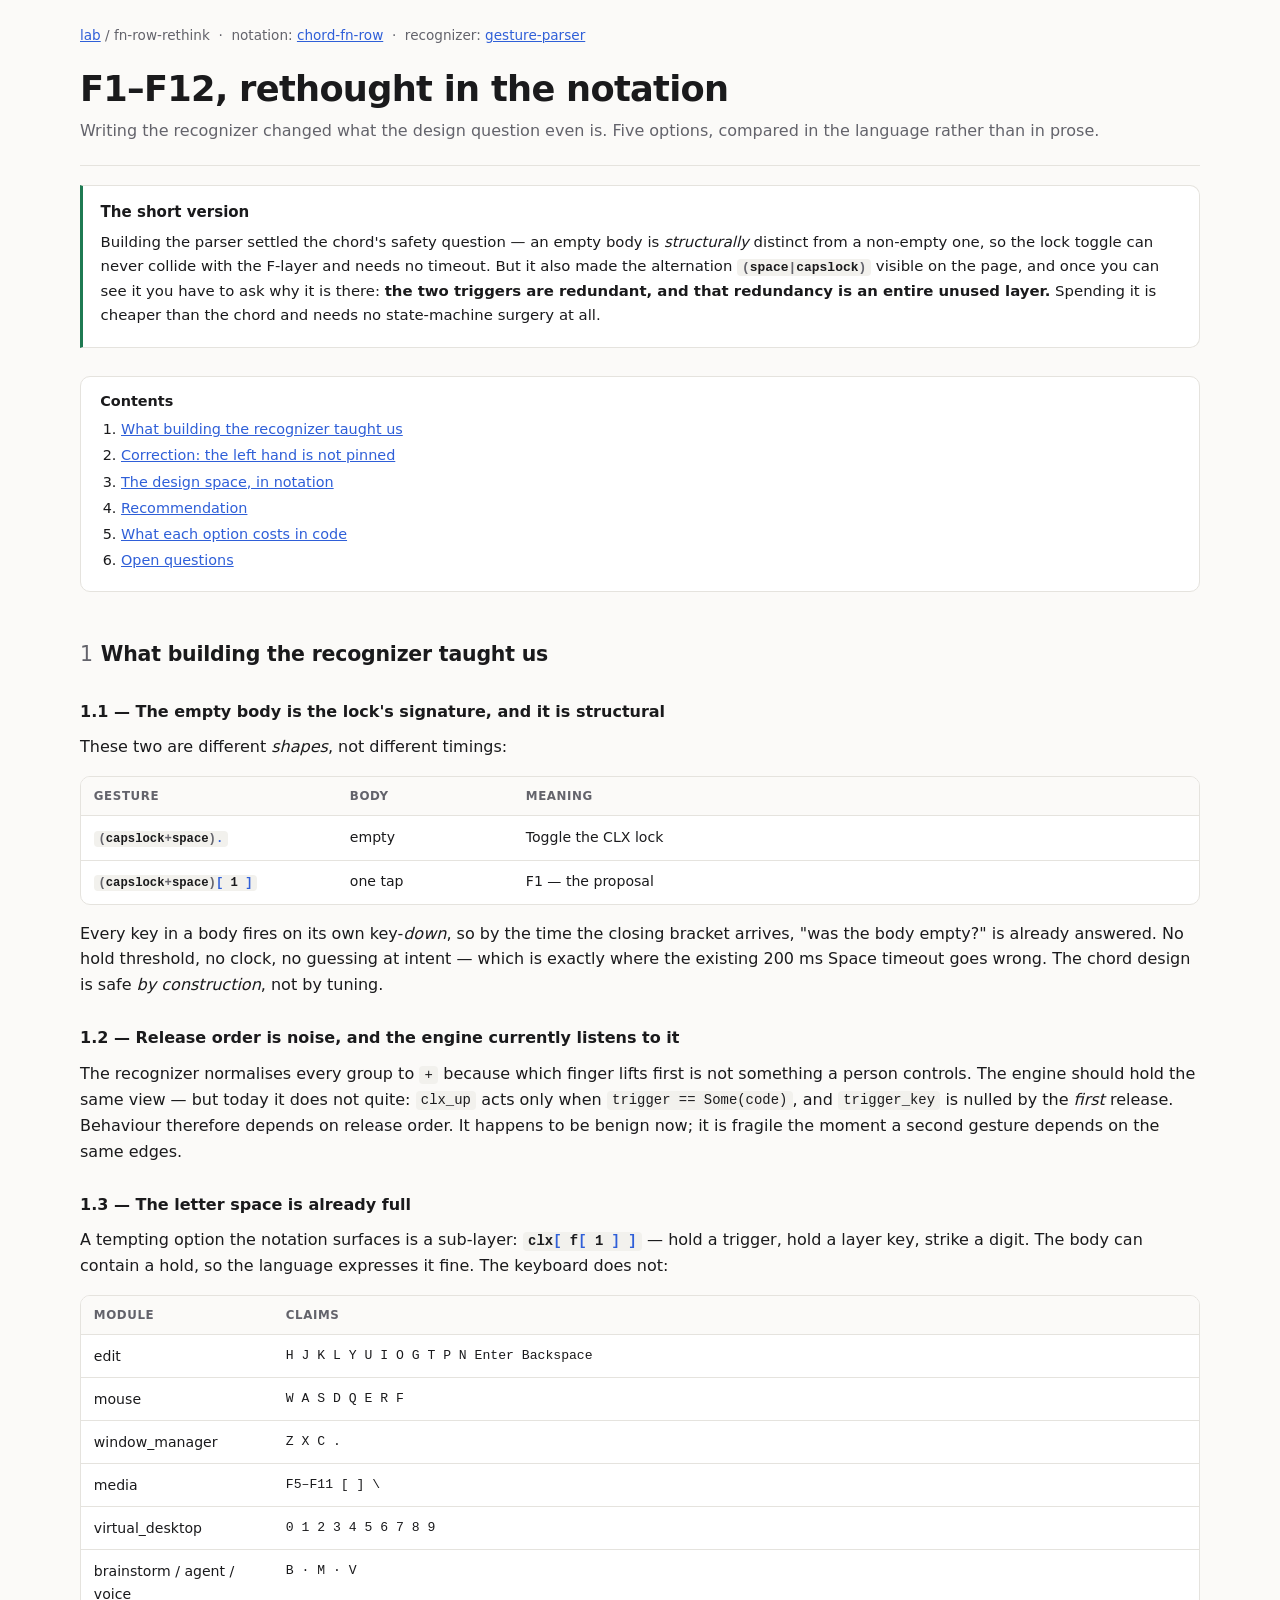
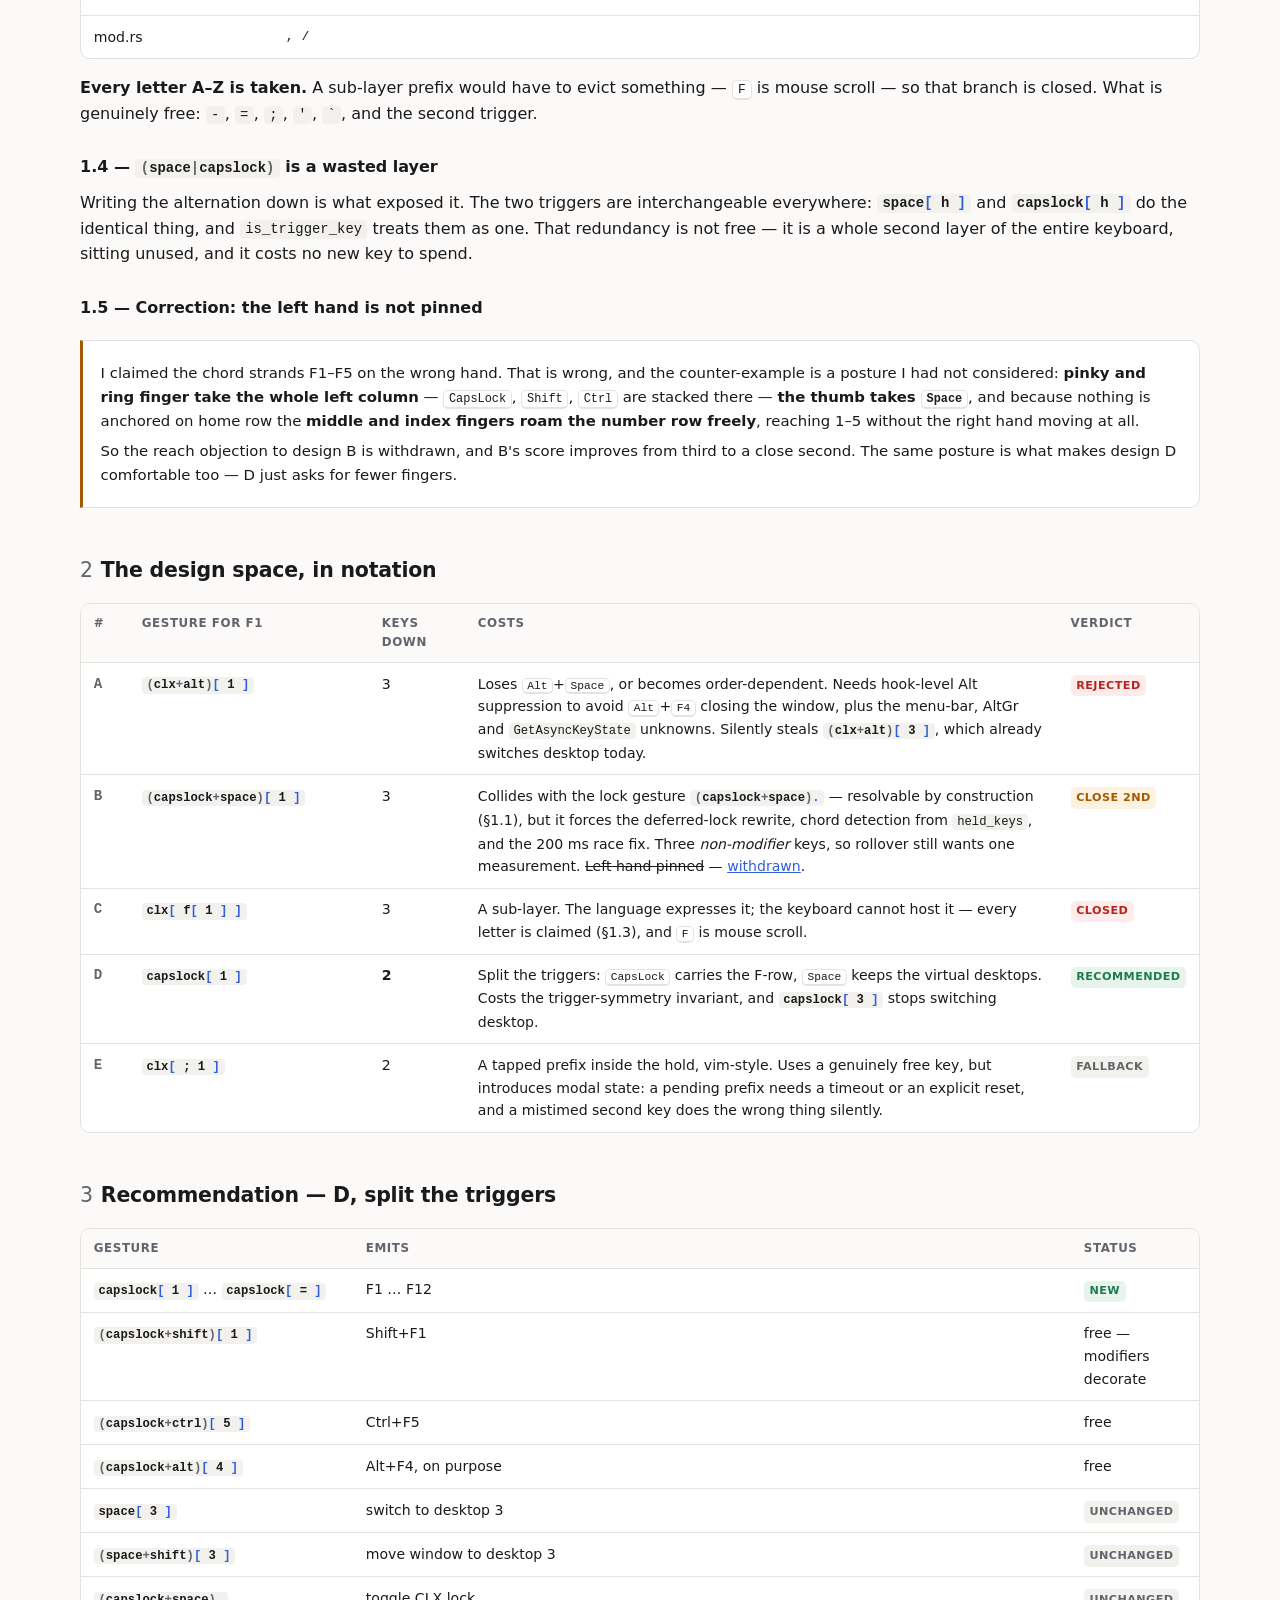
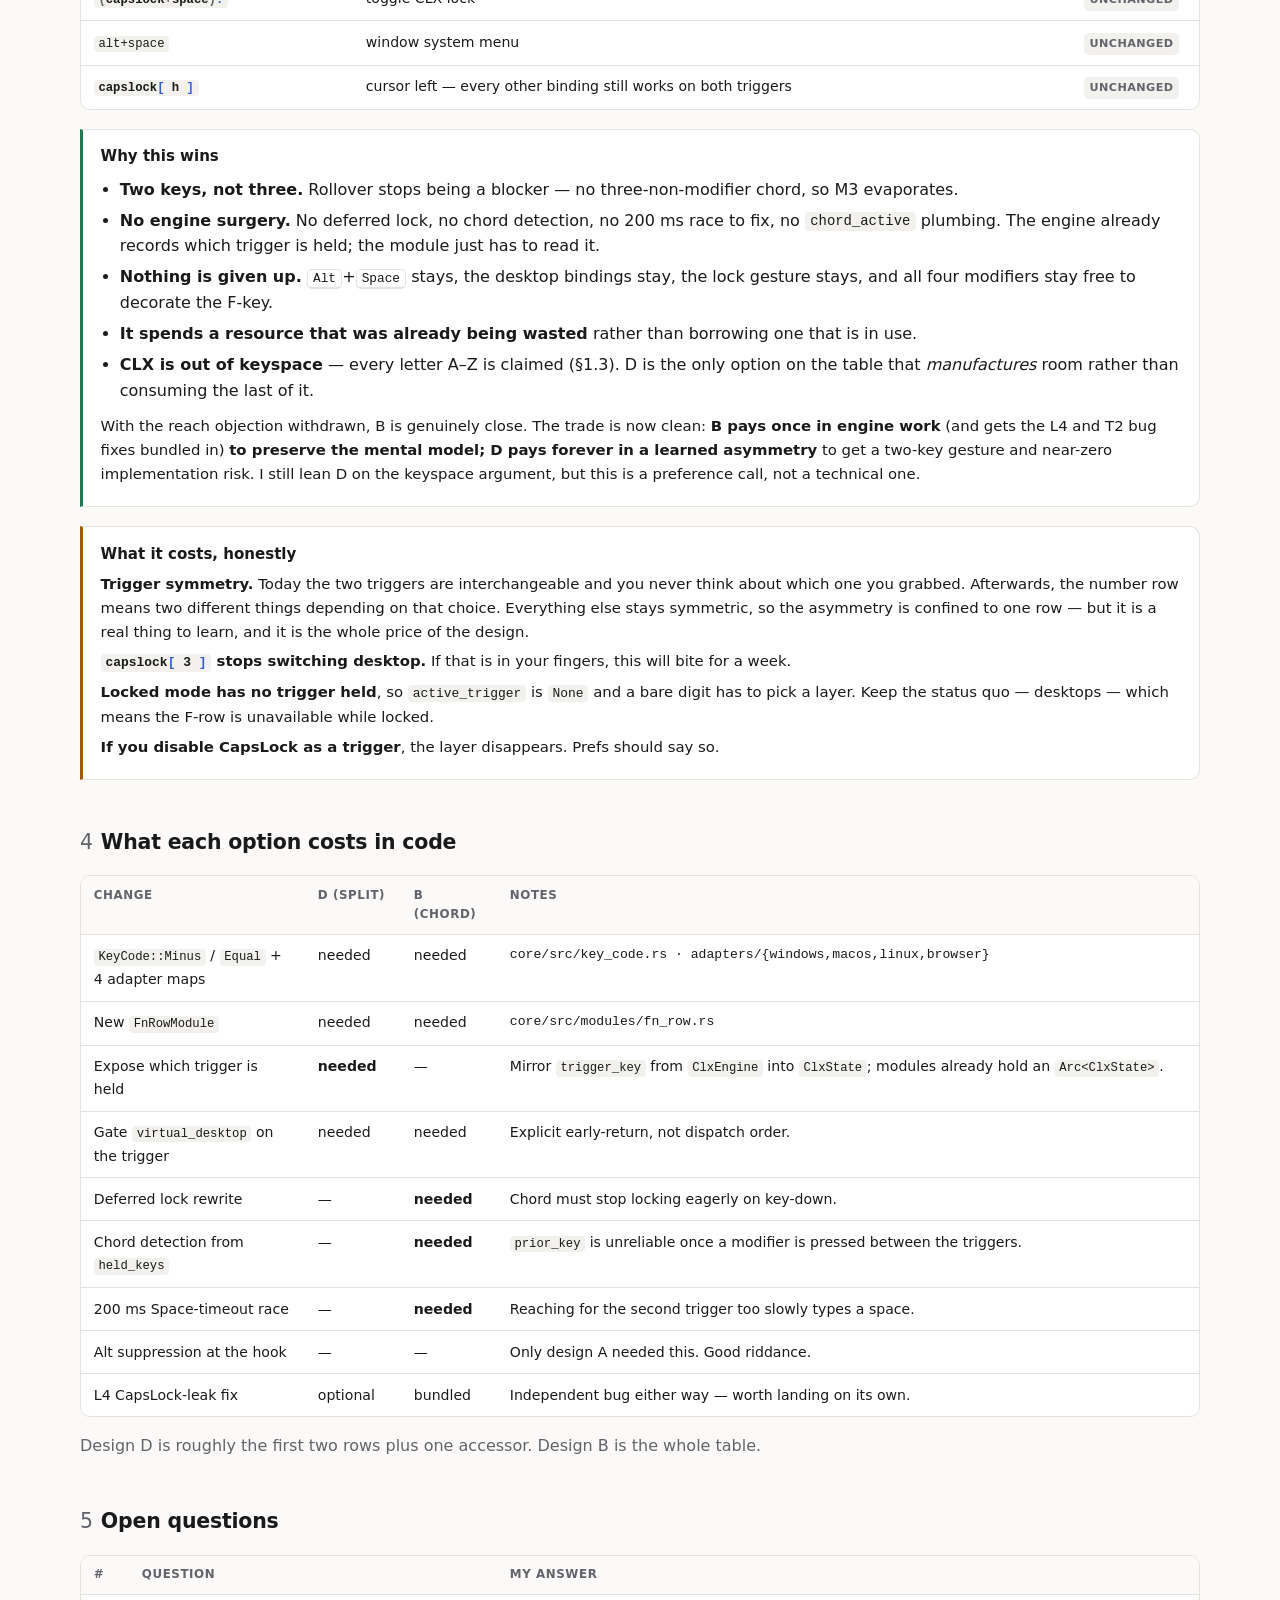
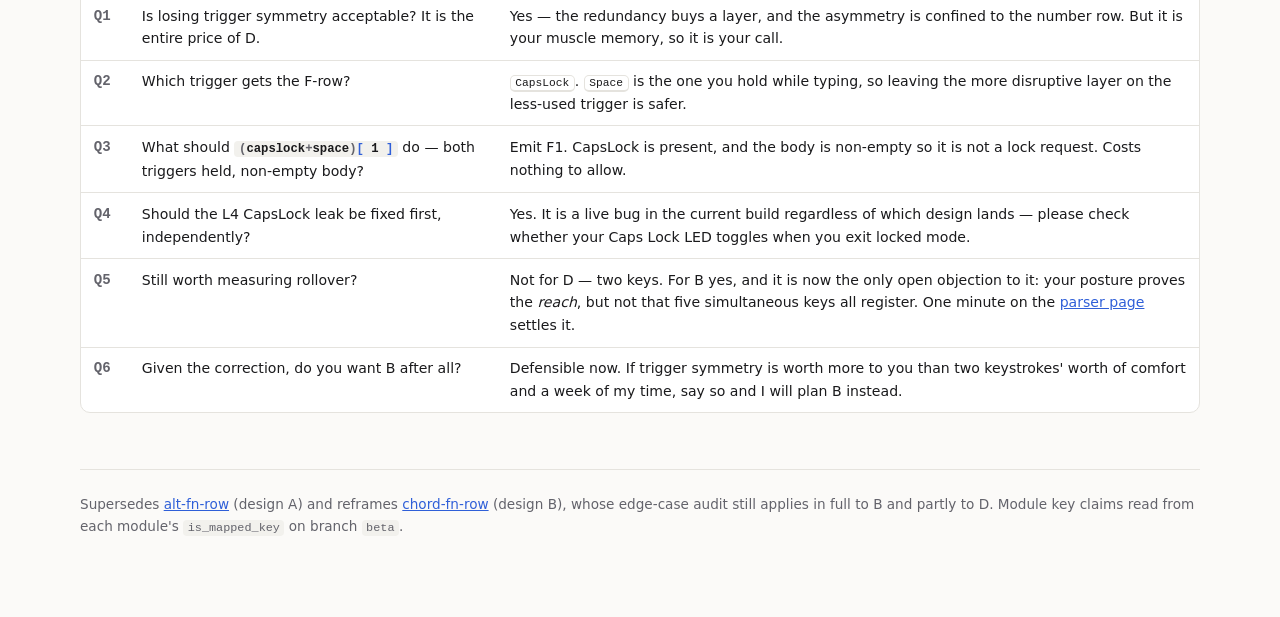
<file: lab/fn-row-rethink/index.html>
<!doctype html>
<html lang="en">
<head>
<meta charset="utf-8">
<meta name="viewport" content="width=device-width,initial-scale=1">
<meta name="robots" content="noindex">
<title>F1–F12, rethought in the notation</title>
<style>
:root{
  --bg:#fbfaf8; --panel:#ffffff; --ink:#1a1a1c; --muted:#63636b; --line:#e5e3de;
  --accent:#2f5fd8; --code-bg:#f2f1ed; --ok:#1f7a52; --ok-bg:#e7f4ec;
  --warn:#a35a00; --warn-bg:#fdf1e0; --crit:#b3261e; --crit-bg:#fdeceb;
}
@media (prefers-color-scheme:dark){:root:not([data-theme="light"]){
  --bg:#131316; --panel:#1a1a1e; --ink:#e9e8e6; --muted:#9b9aa2; --line:#2c2c33;
  --accent:#8fb0ff; --code-bg:#232329; --ok:#8fd3ae; --ok-bg:#1d2f26;
  --warn:#f3bd72; --warn-bg:#382914; --crit:#ff9b93; --crit-bg:#3a1e1c;}}
:root[data-theme="dark"]{
  --bg:#131316; --panel:#1a1a1e; --ink:#e9e8e6; --muted:#9b9aa2; --line:#2c2c33;
  --accent:#8fb0ff; --code-bg:#232329; --ok:#8fd3ae; --ok-bg:#1d2f26;
  --warn:#f3bd72; --warn-bg:#382914; --crit:#ff9b93; --crit-bg:#3a1e1c;}
*{box-sizing:border-box}
body{background:var(--bg);color:var(--ink);
  font:16px/1.62 ui-sans-serif,system-ui,-apple-system,"Segoe UI",sans-serif;
  margin:0;padding:0 1.25rem 6rem}
.wrap{max-width:70rem;margin:0 auto}
.crumb{font-size:.85rem;color:var(--muted);margin:0;padding-top:1.5rem}
header{padding:1.4rem 0 1.3rem;border-bottom:1px solid var(--line)}
h1{font-size:clamp(1.55rem,3.2vw,2.2rem);margin:0 0 .45rem;letter-spacing:-.02em;line-height:1.2}
.sub{color:var(--muted);margin:0}
h2{font-size:1.28rem;margin:2.9rem 0 .4rem;letter-spacing:-.01em;scroll-margin-top:1rem}
h2 .num{color:var(--muted);font-weight:500;margin-right:.5rem}
h3{font-size:1rem;margin:1.7rem 0 .4rem}
p{margin:.6rem 0}
.lede{color:var(--muted)}
code{font-family:ui-monospace,"Cascadia Mono",Menlo,Consolas,monospace;
  background:var(--code-bg);padding:.1em .38em;border-radius:4px;font-size:.87em}
code.g{white-space:nowrap;font-weight:600}
code.g .b{color:var(--accent);font-weight:800}
code.g .c{color:var(--muted)}
kbd{font-family:ui-monospace,Menlo,Consolas,monospace;background:var(--panel);
  border:1px solid var(--line);border-bottom-width:2px;border-radius:5px;
  padding:.08em .4em;font-size:.8em;white-space:nowrap}
a{color:var(--accent)}
.scroll{overflow-x:auto;border:1px solid var(--line);border-radius:10px;background:var(--panel);margin:1rem 0}
table{border-collapse:collapse;width:100%;font-size:.88rem;min-width:48rem}
th,td{text-align:left;vertical-align:top;padding:.6rem .8rem;border-bottom:1px solid var(--line)}
th{font-weight:600;font-size:.74rem;text-transform:uppercase;letter-spacing:.05em;
  color:var(--muted);background:var(--bg);position:sticky;top:0;z-index:1}
tbody tr:last-child td{border-bottom:none}
td.id{font-family:ui-monospace,monospace;font-weight:700;white-space:nowrap;color:var(--muted)}
.sev{display:inline-block;font-size:.7rem;font-weight:700;letter-spacing:.04em;
  padding:.15em .5em;border-radius:5px;text-transform:uppercase;white-space:nowrap}
.sev.win{color:var(--ok);background:var(--ok-bg)}
.sev.bad{color:var(--crit);background:var(--crit-bg)}
.sev.mid{color:var(--warn);background:var(--warn-bg)}
.sev.none{color:var(--muted);background:var(--code-bg)}
.callout{border:1px solid var(--line);border-left:3px solid var(--accent);
  background:var(--panel);border-radius:0 10px 10px 0;padding:.9rem 1.1rem;margin:1.2rem 0}
.callout.ok{border-left-color:var(--ok)}
.callout.warn{border-left-color:var(--warn)}
.callout.danger{border-left-color:var(--crit)}
.callout h4{margin:0 0 .3rem;font-size:.94rem}
.callout p{margin:.35rem 0;font-size:.93rem}
nav.toc{background:var(--panel);border:1px solid var(--line);border-radius:10px;
  padding:.85rem 1.2rem;margin:1.7rem 0;font-size:.9rem}
nav.toc ol{margin:.3rem 0;padding-left:1.3rem}
nav.toc li{margin:.18rem 0}
ul.tight{margin:.5rem 0;padding-left:1.2rem}
ul.tight li{margin:.32rem 0}
.filerow{font-family:ui-monospace,monospace;font-size:.82rem}
footer{margin-top:3.5rem;padding-top:1.4rem;border-top:1px solid var(--line);
  color:var(--muted);font-size:.85rem}
</style>
</head>
<body>
<div class="wrap">

<p class="crumb"><a href="/lab/">lab</a> / fn-row-rethink &nbsp;·&nbsp;
  notation: <a href="/lab/chord-fn-row/#notation">chord-fn-row</a> &nbsp;·&nbsp;
  recognizer: <a href="/lab/gesture-parser/">gesture-parser</a></p>

<header>
  <h1>F1–F12, rethought in the notation</h1>
  <p class="sub">Writing the recognizer changed what the design question even is. Five options, compared in the language rather than in prose.</p>
</header>

<div class="callout ok">
  <h4>The short version</h4>
  <p>Building the parser settled the chord's safety question — an empty body is <em>structurally</em> distinct from a non-empty one, so the lock toggle can never collide with the F-layer and needs no timeout. But it also made the alternation <code class="g">(space|capslock)</code> visible on the page, and once you can see it you have to ask why it is there: <strong>the two triggers are redundant, and that redundancy is an entire unused layer.</strong> Spending it is cheaper than the chord and needs no state-machine surgery at all.</p>
</div>

<nav class="toc">
  <strong>Contents</strong>
  <ol>
    <li><a href="#learned">What building the recognizer taught us</a></li>
    <li><a href="#ergo">Correction: the left hand is not pinned</a></li>
    <li><a href="#space">The design space, in notation</a></li>
    <li><a href="#rec">Recommendation</a></li>
    <li><a href="#cost">What each option costs in code</a></li>
    <li><a href="#open">Open questions</a></li>
  </ol>
</nav>

<h2 id="learned"><span class="num">1</span>What building the recognizer taught us</h2>

<h3>1.1 — The empty body is the lock's signature, and it is structural</h3>
<p>These two are different <em>shapes</em>, not different timings:</p>
<div class="scroll">
<table>
<thead><tr><th style="width:16rem">Gesture</th><th style="width:11rem">Body</th><th>Meaning</th></tr></thead>
<tbody>
<tr><td><code class="g">(capslock+space).</code></td><td>empty</td><td>Toggle the CLX lock</td></tr>
<tr><td><code class="g">(capslock+space)[ 1 ]</code></td><td>one tap</td><td>F1 — the proposal</td></tr>
</tbody>
</table>
</div>
<p>Every key in a body fires on its own key-<em>down</em>, so by the time the closing bracket arrives, "was the body empty?" is already answered. No hold threshold, no clock, no guessing at intent — which is exactly where the existing 200&nbsp;ms Space timeout goes wrong. The chord design is safe <em>by construction</em>, not by tuning.</p>

<h3>1.2 — Release order is noise, and the engine currently listens to it</h3>
<p>The recognizer normalises every group to <code>+</code> because which finger lifts first is not something a person controls. The engine should hold the same view — but today it does not quite: <code>clx_up</code> acts only when <code>trigger == Some(code)</code>, and <code>trigger_key</code> is nulled by the <em>first</em> release. Behaviour therefore depends on release order. It happens to be benign now; it is fragile the moment a second gesture depends on the same edges.</p>

<h3>1.3 — The letter space is already full</h3>
<p>A tempting option the notation surfaces is a sub-layer: <code class="g">clx[ f[ 1 ] ]</code> — hold a trigger, hold a layer key, strike a digit. The body can contain a hold, so the language expresses it fine. The keyboard does not:</p>
<div class="scroll">
<table>
<thead><tr><th style="width:12rem">Module</th><th>Claims</th></tr></thead>
<tbody>
<tr><td>edit</td><td class="filerow">H J K L Y U I O G T P N Enter Backspace</td></tr>
<tr><td>mouse</td><td class="filerow">W A S D Q E R F</td></tr>
<tr><td>window_manager</td><td class="filerow">Z X C .</td></tr>
<tr><td>media</td><td class="filerow">F5–F11 [ ] \</td></tr>
<tr><td>virtual_desktop</td><td class="filerow">0 1 2 3 4 5 6 7 8 9</td></tr>
<tr><td>brainstorm / agent / voice</td><td class="filerow">B · M · V</td></tr>
<tr><td>mod.rs</td><td class="filerow">, /</td></tr>
</tbody>
</table>
</div>
<p><strong>Every letter A–Z is taken.</strong> A sub-layer prefix would have to evict something — <kbd>F</kbd> is mouse scroll — so that branch is closed. What is genuinely free: <code>-</code>, <code>=</code>, <code>;</code>, <code>'</code>, <code>`</code>, and the second trigger.</p>

<h3>1.4 — <code class="g">(space|capslock)</code> is a wasted layer</h3>
<p>Writing the alternation down is what exposed it. The two triggers are interchangeable everywhere: <code class="g">space[ h ]</code> and <code class="g">capslock[ h ]</code> do the identical thing, and <code>is_trigger_key</code> treats them as one. That redundancy is not free — it is a whole second layer of the entire keyboard, sitting unused, and it costs no new key to spend.</p>

<h3 id="ergo">1.5 — Correction: the left hand is not pinned</h3>
<div class="callout warn">
  <p>I claimed the chord strands F1–F5 on the wrong hand. That is wrong, and the counter-example is a posture I had not considered: <b>pinky and ring finger take the whole left column</b> — <kbd>CapsLock</kbd>, <kbd>Shift</kbd>, <kbd>Ctrl</kbd> are stacked there — <b>the thumb takes <kbd>Space</kbd></b>, and because nothing is anchored on home row the <b>middle and index fingers roam the number row freely</b>, reaching 1–5 without the right hand moving at all.</p>
  <p>So the reach objection to design B is withdrawn, and B's score improves from third to a close second. The same posture is what makes design D comfortable too — D just asks for fewer fingers.</p>
</div>

<h2 id="space"><span class="num">2</span>The design space, in notation</h2>
<div class="scroll">
<table>
<thead><tr><th style="width:3rem">#</th><th style="width:15rem">Gesture for F1</th><th style="width:6rem">Keys down</th><th>Costs</th><th style="width:7rem">Verdict</th></tr></thead>
<tbody>
<tr>
  <td class="id">A</td>
  <td><code class="g">(clx+alt)[ 1 ]</code></td><td>3</td>
  <td>Loses <kbd>Alt</kbd>+<kbd>Space</kbd>, or becomes order-dependent. Needs hook-level Alt suppression to avoid <kbd>Alt</kbd>+<kbd>F4</kbd> closing the window, plus the menu-bar, AltGr and <code>GetAsyncKeyState</code> unknowns. Silently steals <code class="g">(clx+alt)[ 3 ]</code>, which already switches desktop today.</td>
  <td><span class="sev bad">rejected</span></td>
</tr>
<tr>
  <td class="id">B</td>
  <td><code class="g">(capslock+space)[ 1 ]</code></td><td>3</td>
  <td>Collides with the lock gesture <code class="g">(capslock+space).</code> — resolvable by construction (§1.1), but it forces the deferred-lock rewrite, chord detection from <code>held_keys</code>, and the 200&nbsp;ms race fix. Three <em>non-modifier</em> keys, so rollover still wants one measurement. <s>Left hand pinned</s> — <a href="#ergo">withdrawn</a>.</td>
  <td><span class="sev mid">close 2nd</span></td>
</tr>
<tr>
  <td class="id">C</td>
  <td><code class="g">clx[ f[ 1 ] ]</code></td><td>3</td>
  <td>A sub-layer. The language expresses it; the keyboard cannot host it — every letter is claimed (§1.3), and <kbd>F</kbd> is mouse scroll.</td>
  <td><span class="sev bad">closed</span></td>
</tr>
<tr>
  <td class="id">D</td>
  <td><code class="g">capslock[ 1 ]</code></td><td><b>2</b></td>
  <td>Split the triggers: <kbd>CapsLock</kbd> carries the F-row, <kbd>Space</kbd> keeps the virtual desktops. Costs the trigger-symmetry invariant, and <code class="g">capslock[ 3 ]</code> stops switching desktop.</td>
  <td><span class="sev win">recommended</span></td>
</tr>
<tr>
  <td class="id">E</td>
  <td><code class="g">clx[ ; 1 ]</code></td><td>2</td>
  <td>A tapped prefix inside the hold, vim-style. Uses a genuinely free key, but introduces modal state: a pending prefix needs a timeout or an explicit reset, and a mistimed second key does the wrong thing silently.</td>
  <td><span class="sev none">fallback</span></td>
</tr>
</tbody>
</table>
</div>

<h2 id="rec"><span class="num">3</span>Recommendation — D, split the triggers</h2>
<div class="scroll">
<table>
<thead><tr><th style="width:17rem">Gesture</th><th>Emits</th><th style="width:8rem">Status</th></tr></thead>
<tbody>
<tr><td><code class="g">capslock[ 1 ]</code> … <code class="g">capslock[ = ]</code></td><td>F1 … F12</td><td><span class="sev win">new</span></td></tr>
<tr><td><code class="g">(capslock+shift)[ 1 ]</code></td><td>Shift+F1</td><td>free — modifiers decorate</td></tr>
<tr><td><code class="g">(capslock+ctrl)[ 5 ]</code></td><td>Ctrl+F5</td><td>free</td></tr>
<tr><td><code class="g">(capslock+alt)[ 4 ]</code></td><td>Alt+F4, on purpose</td><td>free</td></tr>
<tr><td><code class="g">space[ 3 ]</code></td><td>switch to desktop 3</td><td><span class="sev none">unchanged</span></td></tr>
<tr><td><code class="g">(space+shift)[ 3 ]</code></td><td>move window to desktop 3</td><td><span class="sev none">unchanged</span></td></tr>
<tr><td><code class="g">(capslock+space).</code></td><td>toggle CLX lock</td><td><span class="sev none">unchanged</span></td></tr>
<tr><td><code>alt+space</code></td><td>window system menu</td><td><span class="sev none">unchanged</span></td></tr>
<tr><td><code class="g">capslock[ h ]</code></td><td>cursor left — every other binding still works on both triggers</td><td><span class="sev none">unchanged</span></td></tr>
</tbody>
</table>
</div>

<div class="callout ok">
  <h4>Why this wins</h4>
  <ul class="tight">
    <li><b>Two keys, not three.</b> Rollover stops being a blocker — no three-non-modifier chord, so M3 evaporates.</li>
    <li><b>No engine surgery.</b> No deferred lock, no chord detection, no 200&nbsp;ms race to fix, no <code>chord_active</code> plumbing. The engine already records which trigger is held; the module just has to read it.</li>
    <li><b>Nothing is given up.</b> <kbd>Alt</kbd>+<kbd>Space</kbd> stays, the desktop bindings stay, the lock gesture stays, and all four modifiers stay free to decorate the F-key.</li>
    <li><b>It spends a resource that was already being wasted</b> rather than borrowing one that is in use.</li>
    <li><b>CLX is out of keyspace</b> — every letter A–Z is claimed (§1.3). D is the only option on the table that <em>manufactures</em> room rather than consuming the last of it.</li>
  </ul>
  <p style="margin-top:.6rem;font-size:.93rem">With the reach objection withdrawn, B is genuinely close. The trade is now clean: <b>B pays once in engine work</b> (and gets the L4 and T2 bug fixes bundled in) <b>to preserve the mental model; D pays forever in a learned asymmetry</b> to get a two-key gesture and near-zero implementation risk. I still lean D on the keyspace argument, but this is a preference call, not a technical one.</p>
</div>

<div class="callout warn">
  <h4>What it costs, honestly</h4>
  <p><b>Trigger symmetry.</b> Today the two triggers are interchangeable and you never think about which one you grabbed. Afterwards, the number row means two different things depending on that choice. Everything else stays symmetric, so the asymmetry is confined to one row — but it is a real thing to learn, and it is the whole price of the design.</p>
  <p><b><code class="g">capslock[ 3 ]</code> stops switching desktop.</b> If that is in your fingers, this will bite for a week.</p>
  <p><b>Locked mode has no trigger held</b>, so <code>active_trigger</code> is <code>None</code> and a bare digit has to pick a layer. Keep the status quo — desktops — which means the F-row is unavailable while locked.</p>
  <p><b>If you disable CapsLock as a trigger</b>, the layer disappears. Prefs should say so.</p>
</div>

<h2 id="cost"><span class="num">4</span>What each option costs in code</h2>
<div class="scroll">
<table>
<thead><tr><th style="width:14rem">Change</th><th style="width:6rem">D (split)</th><th style="width:6rem">B (chord)</th><th>Notes</th></tr></thead>
<tbody>
<tr><td><code>KeyCode::Minus</code> / <code>Equal</code> + 4 adapter maps</td><td>needed</td><td>needed</td><td class="filerow">core/src/key_code.rs · adapters/{windows,macos,linux,browser}</td></tr>
<tr><td>New <code>FnRowModule</code></td><td>needed</td><td>needed</td><td class="filerow">core/src/modules/fn_row.rs</td></tr>
<tr><td>Expose which trigger is held</td><td><b>needed</b></td><td>—</td><td>Mirror <code>trigger_key</code> from <code>ClxEngine</code> into <code>ClxState</code>; modules already hold an <code>Arc&lt;ClxState&gt;</code>.</td></tr>
<tr><td>Gate <code>virtual_desktop</code> on the trigger</td><td>needed</td><td>needed</td><td>Explicit early-return, not dispatch order.</td></tr>
<tr><td>Deferred lock rewrite</td><td>—</td><td><b>needed</b></td><td>Chord must stop locking eagerly on key-down.</td></tr>
<tr><td>Chord detection from <code>held_keys</code></td><td>—</td><td><b>needed</b></td><td><code>prior_key</code> is unreliable once a modifier is pressed between the triggers.</td></tr>
<tr><td>200&nbsp;ms Space-timeout race</td><td>—</td><td><b>needed</b></td><td>Reaching for the second trigger too slowly types a space.</td></tr>
<tr><td>Alt suppression at the hook</td><td>—</td><td>—</td><td>Only design A needed this. Good riddance.</td></tr>
<tr><td>L4 CapsLock-leak fix</td><td>optional</td><td>bundled</td><td>Independent bug either way — worth landing on its own.</td></tr>
</tbody>
</table>
</div>
<p class="lede">Design D is roughly the first two rows plus one accessor. Design B is the whole table.</p>

<h2 id="open"><span class="num">5</span>Open questions</h2>
<div class="scroll">
<table>
<thead><tr><th style="width:3rem">#</th><th style="width:23rem">Question</th><th>My answer</th></tr></thead>
<tbody>
<tr><td class="id">Q1</td><td>Is losing trigger symmetry acceptable? It is the entire price of D.</td><td>Yes — the redundancy buys a layer, and the asymmetry is confined to the number row. But it is your muscle memory, so it is your call.</td></tr>
<tr><td class="id">Q2</td><td>Which trigger gets the F-row?</td><td><kbd>CapsLock</kbd>. <kbd>Space</kbd> is the one you hold while typing, so leaving the more disruptive layer on the less-used trigger is safer.</td></tr>
<tr><td class="id">Q3</td><td>What should <code class="g">(capslock+space)[ 1 ]</code> do — both triggers held, non-empty body?</td><td>Emit F1. CapsLock is present, and the body is non-empty so it is not a lock request. Costs nothing to allow.</td></tr>
<tr><td class="id">Q4</td><td>Should the L4 CapsLock leak be fixed first, independently?</td><td>Yes. It is a live bug in the current build regardless of which design lands — please check whether your Caps Lock LED toggles when you exit locked mode.</td></tr>
<tr><td class="id">Q5</td><td>Still worth measuring rollover?</td><td>Not for D — two keys. For B yes, and it is now the only open objection to it: your posture proves the <em>reach</em>, but not that five simultaneous keys all register. One minute on the <a href="/lab/gesture-parser/">parser page</a> settles it.</td></tr>
<tr><td class="id">Q6</td><td>Given the correction, do you want B after all?</td><td>Defensible now. If trigger symmetry is worth more to you than two keystrokes' worth of comfort and a week of my time, say so and I will plan B instead.</td></tr>
</tbody>
</table>
</div>

<footer>
  Supersedes <a href="/lab/alt-fn-row/">alt-fn-row</a> (design A) and reframes <a href="/lab/chord-fn-row/">chord-fn-row</a> (design B), whose edge-case audit still applies in full to B and partly to D.
  Module key claims read from each module's <code>is_mapped_key</code> on branch <code>beta</code>.
</footer>

</div>
<script>
// Colourise the notation inside code.g: brackets and the dot are structure.
document.querySelectorAll('code.g').forEach(function (el) {
  // Escape first: the text is re-inserted as HTML below.
  var text = el.textContent.replace(/&/g, '&amp;').replace(/</g, '&lt;').replace(/>/g, '&gt;');
  el.innerHTML = text
    .replace(/[\[\]]/g, '<span class="b">$&</span>')
    .replace(/[()+|]|-&gt;|->/g, '<span class="c">$&</span>')
    .replace(/\.(?=$|\s)/g, '<span class="b">.</span>');
});
</script>
</body>
</html>
</file>
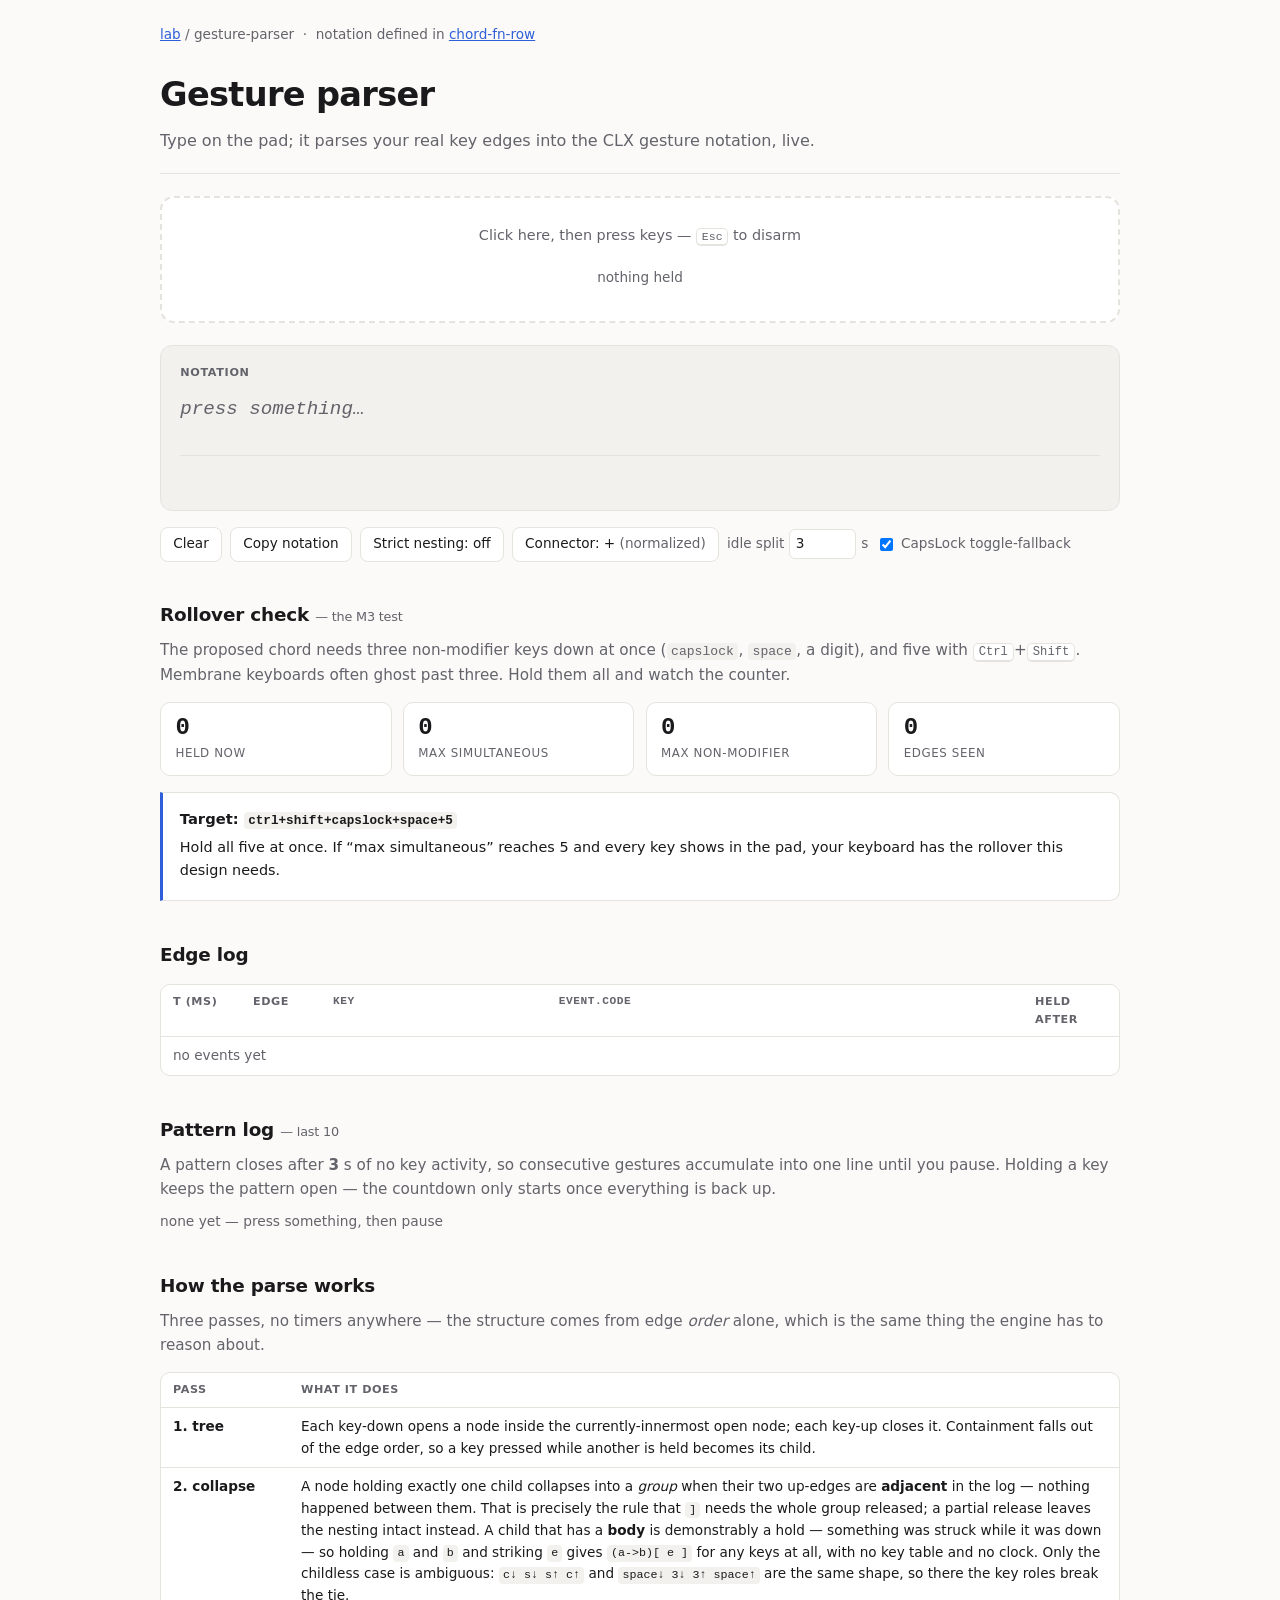
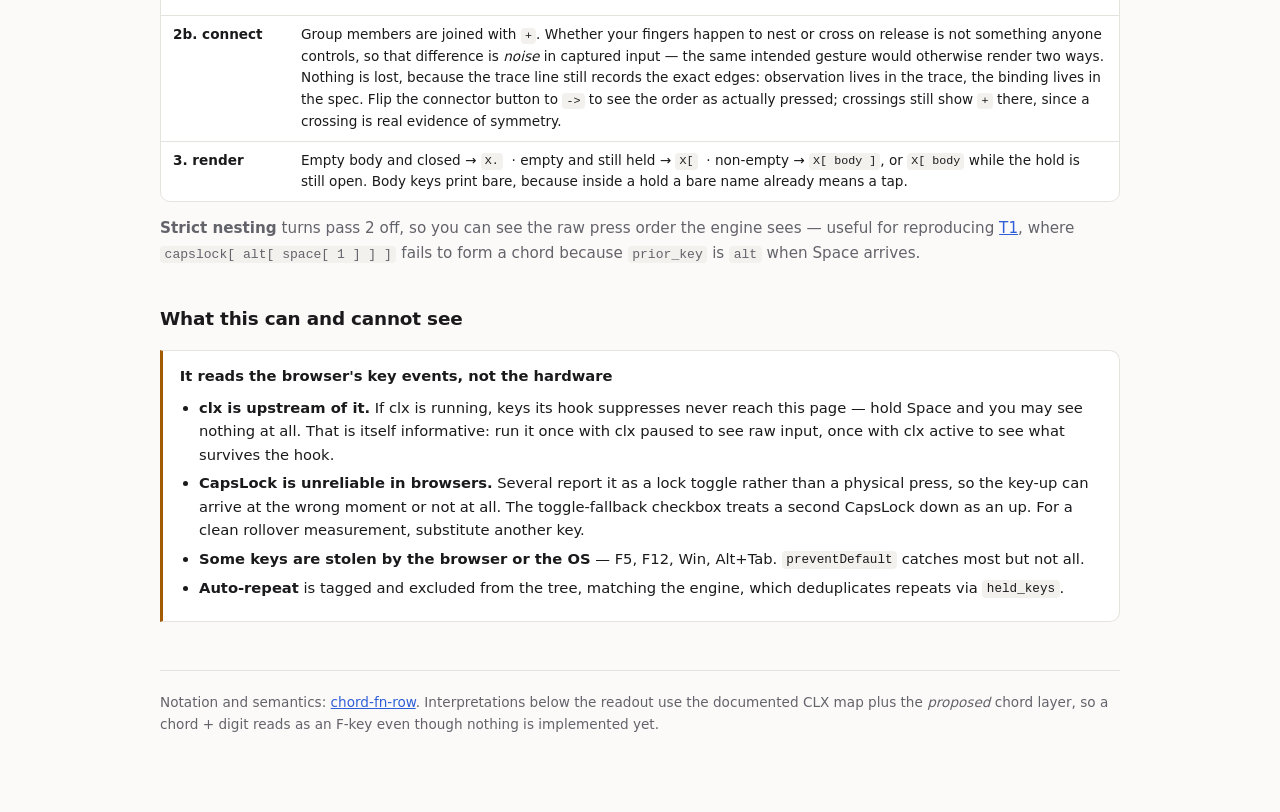
<file: lab/gesture-parser/index.html>
<!doctype html>
<html lang="en">
<head>
<meta charset="utf-8">
<meta name="viewport" content="width=device-width,initial-scale=1">
<meta name="robots" content="noindex">
<title>Gesture Parser — keystrokes to CLX notation</title>
<style>
:root{
  --bg:#fbfaf8; --panel:#ffffff; --ink:#1a1a1c; --muted:#63636b; --line:#e5e3de;
  --accent:#2f5fd8; --code-bg:#f2f1ed; --ok:#1f7a52; --ok-bg:#e7f4ec;
  --warn:#a35a00; --warn-bg:#fdf1e0; --crit:#b3261e; --crit-bg:#fdeceb;
  --live:#2f5fd8; --live-bg:#eaf0fd;
}
@media (prefers-color-scheme:dark){
  :root:not([data-theme="light"]){
    --bg:#131316; --panel:#1a1a1e; --ink:#e9e8e6; --muted:#9b9aa2; --line:#2c2c33;
    --accent:#8fb0ff; --code-bg:#232329; --ok:#8fd3ae; --ok-bg:#1d2f26;
    --warn:#f3bd72; --warn-bg:#382914; --crit:#ff9b93; --crit-bg:#3a1e1c;
    --live:#8fb0ff; --live-bg:#1b2333;
  }
}
:root[data-theme="dark"]{
  --bg:#131316; --panel:#1a1a1e; --ink:#e9e8e6; --muted:#9b9aa2; --line:#2c2c33;
  --accent:#8fb0ff; --code-bg:#232329; --ok:#8fd3ae; --ok-bg:#1d2f26;
  --warn:#f3bd72; --warn-bg:#382914; --crit:#ff9b93; --crit-bg:#3a1e1c;
  --live:#8fb0ff; --live-bg:#1b2333;
}
*{box-sizing:border-box}
body{background:var(--bg);color:var(--ink);
  font:16px/1.6 ui-sans-serif,system-ui,-apple-system,"Segoe UI",sans-serif;
  margin:0;padding:0 1.25rem 5rem}
.wrap{max-width:60rem;margin:0 auto}
.crumb{font-size:.85rem;color:var(--muted);margin:0;padding-top:1.5rem}
header{padding:1.4rem 0 1.2rem;border-bottom:1px solid var(--line)}
h1{font-size:clamp(1.5rem,3vw,2.1rem);margin:0 0 .4rem;letter-spacing:-.02em}
.sub{color:var(--muted);margin:0}
h2{font-size:1.15rem;margin:2.4rem 0 .5rem;letter-spacing:-.01em}
h3{font-size:.95rem;margin:1.4rem 0 .4rem}
p{margin:.55rem 0}
.lede{color:var(--muted);font-size:.95rem}
code{font-family:ui-monospace,"Cascadia Mono",Menlo,Consolas,monospace;
  background:var(--code-bg);padding:.1em .35em;border-radius:4px;font-size:.86em}
kbd{font-family:ui-monospace,Menlo,Consolas,monospace;background:var(--panel);
  border:1px solid var(--line);border-bottom-width:2px;border-radius:5px;
  padding:.1em .42em;font-size:.8em;white-space:nowrap}
a{color:var(--accent)}

/* ── capture pad ─────────────────────────────────────────────────────── */
#pad{margin:1.4rem 0;border:2px dashed var(--line);border-radius:14px;
  background:var(--panel);padding:1.6rem 1.4rem;text-align:center;cursor:pointer;
  transition:border-color .15s,background .15s;outline:none}
#pad.armed{border-style:solid;border-color:var(--accent);background:var(--live-bg)}
#pad .hint{color:var(--muted);font-size:.9rem}
#pad.armed .hint{color:var(--accent);font-weight:600}
#held{display:flex;gap:.4rem;justify-content:center;flex-wrap:wrap;
  min-height:2.1rem;align-items:center;margin-top:.9rem}
#held .pk{background:var(--accent);color:var(--bg);border:none;font-weight:700;
  padding:.22em .6em;border-radius:6px;font-size:.82rem;
  font-family:ui-monospace,monospace}
#held .none{color:var(--muted);font-size:.85rem}

/* ── notation readout ────────────────────────────────────────────────── */
.readout{background:var(--code-bg);border:1px solid var(--line);border-radius:12px;
  padding:1.1rem 1.2rem;margin:1rem 0}
.readout .label{font-size:.7rem;text-transform:uppercase;letter-spacing:.06em;
  color:var(--muted);font-weight:700;margin-bottom:.5rem}
#notation{font-family:ui-monospace,"Cascadia Mono",Consolas,monospace;
  font-size:clamp(1.05rem,2.6vw,1.5rem);font-weight:600;word-break:break-word;
  min-height:1.6em;line-height:1.5}
#notation .br{color:var(--accent);font-weight:800}
#notation .dot{color:var(--accent);font-weight:800}
#notation .paren,#notation .plus{color:var(--muted)}
#notation .hk{color:var(--accent)}
#notation .tk{color:var(--ink)}
#notation .open{color:var(--warn)}
#notation .ph{color:var(--muted);font-weight:400;font-style:italic;font-size:.8em}
#bar{height:3px;border-radius:2px;background:var(--line);margin-top:.7rem;
  overflow:hidden;opacity:0;transition:opacity .2s}
#bar.live{opacity:1}
#bar i{display:block;height:100%;width:0;background:var(--accent);border-radius:2px}
#hist li .t{font-family:ui-sans-serif,system-ui,sans-serif;font-size:.72rem;
  color:var(--muted);min-width:4.5rem}
#meaning{margin-top:.8rem;padding-top:.8rem;border-top:1px solid var(--line);
  font-size:.92rem;color:var(--muted)}
#meaning b{color:var(--ink)}
#meaning.hit b{color:var(--ok)}

.row{display:flex;gap:.5rem;flex-wrap:wrap;align-items:center;margin:.9rem 0}
button{font:inherit;font-size:.85rem;padding:.4em .9em;border-radius:8px;
  border:1px solid var(--line);background:var(--panel);color:var(--ink);cursor:pointer}
button:hover{border-color:var(--accent);color:var(--accent)}
button.on{background:var(--accent);border-color:var(--accent);color:var(--bg);font-weight:600}
label.chk{font-size:.85rem;color:var(--muted);display:inline-flex;align-items:center;gap:.35em;cursor:pointer}

.scroll{overflow-x:auto;border:1px solid var(--line);border-radius:10px;
  background:var(--panel);margin:.9rem 0}
table{border-collapse:collapse;width:100%;font-size:.85rem;min-width:32rem}
th,td{text-align:left;padding:.5rem .75rem;border-bottom:1px solid var(--line);vertical-align:top}
th{font-size:.7rem;text-transform:uppercase;letter-spacing:.05em;color:var(--muted);font-weight:700}
tbody tr:last-child td{border-bottom:none}
td.mono,th.mono{font-family:ui-monospace,monospace}
.dim{color:var(--muted)}

.cards{display:grid;gap:.7rem;grid-template-columns:repeat(auto-fit,minmax(11rem,1fr));margin:.9rem 0}
.stat{background:var(--panel);border:1px solid var(--line);border-radius:10px;padding:.75rem .9rem}
.stat .n{font-size:1.5rem;font-weight:700;font-family:ui-monospace,monospace;line-height:1.1}
.stat .t{font-size:.74rem;color:var(--muted);text-transform:uppercase;letter-spacing:.05em;margin-top:.2rem}
.stat.good .n{color:var(--ok)}
.stat.bad .n{color:var(--crit)}

.callout{border:1px solid var(--line);border-left:3px solid var(--accent);
  background:var(--panel);border-radius:0 10px 10px 0;padding:.85rem 1.05rem;margin:1rem 0}
.callout.warn{border-left-color:var(--warn)}
.callout.ok{border-left-color:var(--ok)}
.callout h4{margin:0 0 .3rem;font-size:.92rem}
.callout p{margin:.3rem 0;font-size:.9rem}
ul.tight{margin:.5rem 0;padding-left:1.2rem;font-size:.92rem}
ul.tight li{margin:.3rem 0}
#log{max-height:17rem;overflow-y:auto}
.tag{font-size:.68rem;font-weight:700;padding:.12em .45em;border-radius:4px;
  text-transform:uppercase;letter-spacing:.04em}
.tag.dn{color:var(--accent);background:var(--live-bg)}
.tag.up{color:var(--muted);background:var(--code-bg)}
.tag.rp{color:var(--warn);background:var(--warn-bg)}
#hist li{font-family:ui-monospace,monospace;font-size:.86rem;margin:.3rem 0;
  list-style:none;display:flex;gap:.6rem;align-items:baseline}
#hist li .m{font-family:ui-sans-serif,system-ui,sans-serif;font-size:.8rem;color:var(--muted)}
#hist{padding:0;margin:.5rem 0}
footer{margin-top:3rem;padding-top:1.3rem;border-top:1px solid var(--line);
  color:var(--muted);font-size:.85rem}
</style>
</head>
<body>
<div class="wrap">

<p class="crumb"><a href="/lab/">lab</a> / gesture-parser &nbsp;·&nbsp;
  notation defined in <a href="/lab/chord-fn-row/#notation">chord-fn-row</a></p>

<header>
  <h1>Gesture parser</h1>
  <p class="sub">Type on the pad; it parses your real key edges into the CLX gesture notation, live.</p>
</header>

<div id="pad" tabindex="0" role="application" aria-label="Keystroke capture pad">
  <div class="hint" id="hint">Click here, then press keys — <kbd>Esc</kbd> to disarm</div>
  <div id="held"><span class="none">nothing held</span></div>
</div>

<div class="readout">
  <div class="label">Notation</div>
  <div id="notation"><span class="ph">press something…</span></div>
  <div id="bar"><i id="barFill"></i></div>
  <div id="meaning">&nbsp;</div>
</div>

<div class="row">
  <button id="btnClear">Clear</button>
  <button id="btnCopy">Copy notation</button>
  <button id="btnStrict">Strict nesting: off</button>
  <button id="btnConn" title="Release order is not something you control, so the recognizer normalises groups to +">Connector: + <span class="dim">(normalized)</span></button>
  <label class="chk">idle split
    <input type="number" id="inpIdle" value="3" min="0.3" max="30" step="0.5"
           style="width:4.2rem;font:inherit;font-size:.85rem;padding:.25em .4em;
                  border:1px solid var(--line);border-radius:6px;
                  background:var(--panel);color:var(--ink)"> s
  </label>
  <label class="chk"><input type="checkbox" id="chkCaps" checked> CapsLock toggle-fallback</label>
</div>

<h2>Rollover check <span class="dim" style="font-size:.8rem;font-weight:400">— the M3 test</span></h2>
<p class="lede">The proposed chord needs three non-modifier keys down at once (<code>capslock</code>, <code>space</code>, a digit), and five with <kbd>Ctrl</kbd>+<kbd>Shift</kbd>. Membrane keyboards often ghost past three. Hold them all and watch the counter.</p>
<div class="cards">
  <div class="stat"><div class="n" id="statNow">0</div><div class="t">held now</div></div>
  <div class="stat" id="statMaxCard"><div class="n" id="statMax">0</div><div class="t">max simultaneous</div></div>
  <div class="stat"><div class="n" id="statNonMod">0</div><div class="t">max non-modifier</div></div>
  <div class="stat"><div class="n" id="statEvents">0</div><div class="t">edges seen</div></div>
</div>
<div class="callout" id="rollBox">
  <h4 id="rollTitle">Target: <code>ctrl+shift+capslock+space+5</code></h4>
  <p id="rollMsg">Hold all five at once. If “max simultaneous” reaches 5 and every key shows in the pad, your keyboard has the rollover this design needs.</p>
</div>

<h2>Edge log</h2>
<div class="scroll" id="log">
<table>
<thead><tr><th style="width:5rem">t (ms)</th><th style="width:5rem">edge</th><th class="mono">key</th><th class="mono">event.code</th><th style="width:6rem">held after</th></tr></thead>
<tbody id="logBody"><tr><td colspan="5" class="dim">no events yet</td></tr></tbody>
</table>
</div>

<h2>Pattern log <span class="dim" style="font-size:.8rem;font-weight:400">— last 10</span></h2>
<p class="lede">A pattern closes after <b id="idleLbl">3</b>&nbsp;s of no key activity, so consecutive gestures accumulate into one line until you pause. Holding a key keeps the pattern open &mdash; the countdown only starts once everything is back up.</p>
<ul id="hist"><li class="dim" style="font-family:inherit">none yet — press something, then pause</li></ul>

<h2>How the parse works</h2>
<p class="lede">Three passes, no timers anywhere — the structure comes from edge <em>order</em> alone, which is the same thing the engine has to reason about.</p>
<div class="scroll">
<table>
<thead><tr><th style="width:8rem">Pass</th><th>What it does</th></tr></thead>
<tbody>
<tr><td><b>1. tree</b></td><td>Each key-down opens a node inside the currently-innermost open node; each key-up closes it. Containment falls out of the edge order, so a key pressed while another is held becomes its child.</td></tr>
<tr><td><b>2. collapse</b></td><td>A node holding exactly one child collapses into a <em>group</em> when their two up-edges are <b>adjacent</b> in the log — nothing happened between them. That is precisely the rule that <code>]</code> needs the whole group released; a partial release leaves the nesting intact instead. A child that has a <b>body</b> is demonstrably a hold — something was struck while it was down — so holding <code>a</code> and <code>b</code> and striking <code>e</code> gives <code>(a-&gt;b)[ e ]</code> for any keys at all, with no key table and no clock. Only the childless case is ambiguous: <code>c&#8595; s&#8595; s&#8593; c&#8593;</code> and <code>space&#8595; 3&#8595; 3&#8593; space&#8593;</code> are the same shape, so there the key roles break the tie.</td></tr>
<tr><td><b>2b. connect</b></td><td>Group members are joined with <code>+</code>. Whether your fingers happen to nest or cross on release is not something anyone controls, so that difference is <em>noise</em> in captured input &mdash; the same intended gesture would otherwise render two ways. Nothing is lost, because the trace line still records the exact edges: observation lives in the trace, the binding lives in the spec. Flip the connector button to <code>-&gt;</code> to see the order as actually pressed; crossings still show <code>+</code> there, since a crossing is real evidence of symmetry.</td></tr>
<tr><td><b>3. render</b></td><td>Empty body and closed → <code>X.</code> &nbsp;· empty and still held → <code>X[</code> &nbsp;· non-empty → <code>X[ body ]</code>, or <code>X[ body</code> while the hold is still open. Body keys print bare, because inside a hold a bare name already means a tap.</td></tr>
</tbody>
</table>
</div>
<p class="lede"><b>Strict nesting</b> turns pass&nbsp;2 off, so you can see the raw press order the engine sees — useful for reproducing <a href="/lab/chord-fn-row/#trigger">T1</a>, where <code>capslock[ alt[ space[ 1 ] ] ]</code> fails to form a chord because <code>prior_key</code> is <code>alt</code> when Space arrives.</p>

<h2>What this can and cannot see</h2>
<div class="callout warn">
  <h4>It reads the browser's key events, not the hardware</h4>
  <ul class="tight">
    <li><b>clx is upstream of it.</b> If clx is running, keys its hook suppresses never reach this page — hold Space and you may see nothing at all. That is itself informative: run it once with clx paused to see raw input, once with clx active to see what survives the hook.</li>
    <li><b>CapsLock is unreliable in browsers.</b> Several report it as a lock toggle rather than a physical press, so the key-up can arrive at the wrong moment or not at all. The toggle-fallback checkbox treats a second CapsLock down as an up. For a clean rollover measurement, substitute another key.</li>
    <li><b>Some keys are stolen by the browser or the OS</b> — F5, F12, Win, Alt+Tab. <code>preventDefault</code> catches most but not all.</li>
    <li><b>Auto-repeat</b> is tagged and excluded from the tree, matching the engine, which deduplicates repeats via <code>held_keys</code>.</li>
  </ul>
</div>

<footer>
  Notation and semantics: <a href="/lab/chord-fn-row/#notation">chord-fn-row</a>.
  Interpretations below the readout use the documented CLX map plus the <em>proposed</em> chord layer, so a chord + digit reads as an F-key even though nothing is implemented yet.
</footer>

</div>

<script src="parse.js"></script>
<script>
(function () {
  'use strict';

  var P = self.CLXParse;   // the tested parse core (parse.js, parse.test.cjs)

  // ── key naming ────────────────────────────────────────────────────────────
  var MODS = {
    ShiftLeft:'shift', ShiftRight:'shift', ControlLeft:'ctrl', ControlRight:'ctrl',
    AltLeft:'alt', AltRight:'alt', MetaLeft:'win', MetaRight:'win'
  };
  var NAMED = {
    Space:'space', CapsLock:'capslock', Enter:'enter', Tab:'tab', Escape:'esc',
    Backspace:'backspace', Delete:'del', Insert:'insert', ScrollLock:'scrolllock',
    Minus:'-', Equal:'=', BracketLeft:'[', BracketRight:']', Backslash:'\\',
    Semicolon:';', Quote:"'", Comma:',', Period:'.', Slash:'/', Backquote:'`',
    ArrowUp:'up', ArrowDown:'down', ArrowLeft:'left', ArrowRight:'right',
    Home:'home', End:'end', PageUp:'pgup', PageDown:'pgdn'
  };
  function nameOf(code) {
    if (MODS[code]) return MODS[code];
    if (NAMED[code]) return NAMED[code];
    if (/^Key[A-Z]$/.test(code)) return code.slice(3).toLowerCase();
    if (/^Digit[0-9]$/.test(code)) return code.slice(5);
    if (/^Numpad/.test(code)) return 'num' + code.slice(6).toLowerCase();
    if (/^F\d{1,2}$/.test(code)) return code.toLowerCase();
    return code.toLowerCase();
  }
  var MODNAMES = { shift:1, ctrl:1, alt:1, win:1 };
  var TRIGGERS = { space:1, capslock:1 };

  // ── state ─────────────────────────────────────────────────────────────────
  var S = {
    armed:false, strict:false, capsFallback:true,
    events:[],           // {i, t, type:'down'|'up', name, code}
    held:[],             // names, in press order
    downAt:{},           // name -> event index
    maxHeld:0, maxNonMod:0, crossed:false, idleMs:3000, conn:'+'
  };
  var t0 = 0;

  var $ = function (id) { return document.getElementById(id); };
  var pad = $('pad'), notationEl = $('notation'), meaningEl = $('meaning');

  // ── capture ───────────────────────────────────────────────────────────────
  function arm(on) {
    S.armed = on;
    pad.classList.toggle('armed', on);
    $('hint').textContent = on
      ? 'Listening — press keys. Esc to disarm.'
      : 'Click here, then press keys — Esc to disarm';
    if (on) pad.focus();
  }
  pad.addEventListener('mousedown', function (e) { e.preventDefault(); arm(true); });
  pad.addEventListener('blur', function () { arm(false); releaseAll(); });

  function releaseAll() {
    for (var i = S.held.length - 1; i >= 0; i--) push('up', S.held[i], '(blur)');
    redraw();
  }

  document.addEventListener('keydown', function (e) {
    if (!S.armed) return;
    if (e.code === 'Escape' && !S.held.length) { arm(false); return; }
    e.preventDefault();
    var n = nameOf(e.code);
    if (e.repeat) { logRepeat(n, e.code); return; }
    // CapsLock toggle-fallback: a second down with no up means the up was lost.
    if (n === 'capslock' && S.capsFallback && S.held.indexOf(n) >= 0) {
      push('up', n, e.code); redraw(); return;
    }
    if (S.held.indexOf(n) >= 0) return;   // already down, ignore duplicate
    push('down', n, e.code);
    redraw();
  }, true);

  document.addEventListener('keyup', function (e) {
    if (!S.armed) return;
    e.preventDefault();
    var n = nameOf(e.code);
    if (n === 'capslock' && S.capsFallback) return;  // handled on the next down
    if (S.held.indexOf(n) < 0) return;
    push('up', n, e.code);
    redraw();
  }, true);

  function push(type, name, code) {
    if (!S.events.length) t0 = performance.now();
    var ev = { i:S.events.length, t:Math.round(performance.now() - t0),
               type:type, name:name, code:code };
    S.events.push(ev);
    if (type === 'down') {
      S.held.push(name);
      S.downAt[name] = ev.i;
      if (S.held.length > S.maxHeld) S.maxHeld = S.held.length;
      var nm = S.held.filter(function (k) { return !MODNAMES[k]; }).length;
      if (nm > S.maxNonMod) S.maxNonMod = nm;
    } else {
      var j = S.held.indexOf(name);
      if (j >= 0) S.held.splice(j, 1);
    }
    logRow(ev);
    // Pattern boundaries are decided by the idle timer, not by all-keys-up,
    // so consecutive gestures accumulate until the user actually pauses.
  }

  // ── rendering: the parse itself lives in parse.js, covered by parse.test.cjs ─
  function esc(s) { return String(s).replace(/&/g, '&amp;').replace(/</g, '&lt;'); }
  // Plain text of a trusted markup string (interpret() output): let the DOM
  // parse it rather than stripping tags with a regex.
  function plain(html) { var d = document.createElement('div'); d.innerHTML = html; return d.textContent; }
  var HTML = {
    key: function (k, head) {
      return '<span class="' + (head ? 'hk' : 'tk') + '">' + esc(k) + '</span>';
    },
    conn: P.COMMUTATIVE,
    group: function (ks, nodeConn) {
      return '<span class="paren">(</span>' + ks.map(function (k) {
        return '<span class="hk">' + esc(k) + '</span>';
      }).join('<span class="plus">' + esc(nodeConn || this.conn) + '</span>') +
      '<span class="paren">)</span>';
    },
    open: function () { return '<span class="br">[</span>'; },
    close: function () { return '<span class="br">]</span>'; },
    dot: function () { return '<span class="dot">.</span>'; }
  };

  function treeOf(events) {
    var t = P.collapse(P.buildTree(events), S.strict);
    S.crossed = !!t.crossed;
    return t;
  }

  // ── interpretation against the CLX map ───────────────────────────────────
  var EDIT = { h:'cursor left', j:'cursor down', k:'cursor up', l:'cursor right',
    y:'Home', u:'End', i:'PageUp', o:'PageDown', g:'Enter', t:'Delete',
    n:'Tab', p:'Shift+Tab', w:'mouse up', a:'mouse left', s:'mouse down', d:'mouse right',
    v:'voice input', b:'brainstorm', m:'agent', z:'window cycle', x:'close tab',
    c:'tile windows', ',':'preferences', '/':'keyboard layout HUD' };
  var FKEY = { '1':'F1','2':'F2','3':'F3','4':'F4','5':'F5','6':'F6','7':'F7',
    '8':'F8','9':'F9','0':'F10','-':'F11','=':'F12' };

  function interpret(root) {
    if (root.items.length !== 1) return null;
    var n = root.items[0];
    var keys = (n.group || [n.name]).slice();
    var trig = keys.filter(function (k) { return TRIGGERS[k]; });
    var mods = keys.filter(function (k) { return MODNAMES[k]; });
    var other = keys.filter(function (k) { return !TRIGGERS[k] && !MODNAMES[k]; });
    if (!trig.length || other.length) return null;

    var chord = trig.length === 2;
    var bodyKeys = n.items.map(function (c) { return (c.group || [c.name]).join('+'); });

    if (!n.items.length && n.up !== null) {
      if (chord) return { hit:true, txt:'<b>Toggle CLX lock</b> — the empty body is exactly the condition. This is the gesture the F-layer must not steal (L1).' };
      return { hit:false, txt:'A bare trigger tap — emits the native <b>' + esc(trig[0]) + '</b>.' };
    }
    if (!n.items.length && n.up === null) {
      return { hit:false, txt:chord
        ? 'Chord held, nothing struck yet. Release it now and it toggles the lock.'
        : 'Trigger held — CLX is in <code>CM_FN</code>. Waiting for a key.' };
    }
    if (bodyKeys.length !== 1) {
      return { hit:false, txt:'Multi-key body — each fires on its own key-down, in order: ' + esc(bodyKeys.join(', ')) + '.' };
    }
    var k = bodyKeys[0];
    var shift = mods.indexOf('shift') >= 0;
    var pre = mods.filter(function (m) { return m !== 'shift'; })
                  .map(function (m) { return m.charAt(0).toUpperCase() + m.slice(1); });

    if (chord && FKEY[k]) {
      var f = (shift ? 'Shift+' : '') + (pre.length ? pre.join('+') + '+' : '') + FKEY[k];
      return { hit:true, txt:'<b>Proposed chord layer</b> — emits <b>' + f + '</b>. Not implemented yet.' };
    }
    if (!chord && /^[0-9]$/.test(k)) {
      var idx = k === '0' ? 10 : Number(k);
      return { hit:true, txt: shift
        ? '<b>Move window to virtual desktop ' + idx + '</b> (today’s binding).'
        : '<b>Switch to virtual desktop ' + idx + '</b> (today’s binding).' };
    }
    if (!chord && (k === '-' || k === '=')) {
      return { hit:false, txt:'Unmapped today — passes through and types <b>' + esc(k) + '</b>. Needs <code>KeyCode::Minus</code>/<code>Equal</code> (K1).' };
    }
    if (EDIT[k]) {
      return { hit:true, txt:'<b>' + EDIT[k] + '</b>' + (chord
        ? ' — but the chord also locks CLX today, eagerly on key-down (L1).' : '.') };
    }
    return { hit:false, txt:'No binding for <b>' + esc(k) + '</b> in the documented map.' };
  }

  // ── redraw ────────────────────────────────────────────────────────────────
  function redraw() {
    var tree = treeOf(S.events);
    var html = P.renderTree(tree, HTML);
    notationEl.innerHTML = html || '<span class="ph">press something…</span>';

    var m = interpret(tree);
    if (S.crossed) {
      meaningEl.className = '';
      meaningEl.innerHTML = '<b>Crossing holds — commutative evidence.</b> One key came up while a key pressed after it was still down, so neither contains the other and the two were held symmetrically. That earns a real <code>+</code>: order demonstrably did not matter. A nesting would only have earned <code>-&gt;</code>.';
    } else if (m) {
      meaningEl.className = m.hit ? 'hit' : '';
      meaningEl.innerHTML = m.txt;
    } else {
      meaningEl.className = '';
      meaningEl.innerHTML = S.events.length ? '&nbsp;' : '&nbsp;';
    }

    var h = $('held');
    h.innerHTML = S.held.length
      ? S.held.map(function (k) { return '<span class="pk">' + esc(k) + '</span>'; }).join('')
      : '<span class="none">nothing held</span>';

    $('statNow').textContent = S.held.length;
    $('statMax').textContent = S.maxHeld;
    $('statNonMod').textContent = S.maxNonMod;
    $('statEvents').textContent = S.events.length;

    armIdle();

    var card = $('statMaxCard');
    card.className = 'stat' + (S.maxHeld >= 5 ? ' good' : '');
    if (S.maxHeld >= 5) {
      $('rollTitle').innerHTML = 'Rollover looks fine — 5 keys registered at once';
      $('rollMsg').textContent = 'Your keyboard handles the chord plus two modifiers. M3 is not a blocker.';
      $('rollBox').className = 'callout ok';
    } else if (S.maxNonMod >= 3) {
      $('rollTitle').innerHTML = 'Three non-modifier keys registered — the base chord works';
      $('rollMsg').textContent = 'Now add Ctrl and Shift to check the full five-key case.';
      $('rollBox').className = 'callout';
    }
  }

  // ── logging ───────────────────────────────────────────────────────────────
  var logBody = $('logBody'), logSeeded = false;
  function logRow(ev) {
    if (!logSeeded) { logBody.innerHTML = ''; logSeeded = true; }
    var tr = document.createElement('tr');
    tr.innerHTML = '<td class="mono dim">' + ev.t + '</td>' +
      '<td><span class="tag ' + (ev.type === 'down' ? 'dn">down' : 'up">up') + '</span></td>' +
      '<td class="mono"><b>' + esc(ev.name) + '</b></td>' +
      '<td class="mono dim">' + esc(ev.code) + '</td>' +
      '<td class="mono dim">' + S.held.length + '</td>';
    logBody.appendChild(tr);
    logBody.parentNode.parentNode.scrollTop = 1e6;
  }
  function logRepeat(name, code) {
    if (!logSeeded) { logBody.innerHTML = ''; logSeeded = true; }
    var tr = document.createElement('tr');
    tr.innerHTML = '<td class="mono dim">—</td><td><span class="tag rp">repeat</span></td>' +
      '<td class="mono dim">' + esc(name) + '</td><td class="mono dim">' + esc(code) +
      '</td><td class="mono dim">' + S.held.length + '</td>';
    logBody.appendChild(tr);
    logBody.parentNode.parentNode.scrollTop = 1e6;
  }

  // ── gesture history ───────────────────────────────────────────────────────
  var hist = $('hist'), histSeeded = false;
  var HIST_MAX = 10;

  // ── pattern boundary: N seconds of no key activity ────────────────────────
  var idleTimer = null, idleRaf = null, idleFrom = 0;

  function setBar(frac, live) {
    $('bar').classList.toggle('live', !!live);
    $('barFill').style.width = (Math.max(0, Math.min(1, frac)) * 100) + '%';
  }

  function armIdle() {
    clearTimeout(idleTimer);
    if (idleRaf) cancelAnimationFrame(idleRaf);
    idleTimer = idleRaf = null;
    // A held key keeps the pattern open — an unclosed hold is part of it.
    if (S.held.length || !S.events.length) { setBar(0, false); return; }
    idleFrom = performance.now();
    idleTimer = setTimeout(closePattern, S.idleMs);
    tickBar();
  }

  function tickBar() {
    var done = (performance.now() - idleFrom) / S.idleMs;
    setBar(1 - done, true);
    if (done < 1) idleRaf = requestAnimationFrame(tickBar);
  }

  function closePattern() {
    setBar(0, false);
    if (S.held.length || !S.events.length) return;
    var tree = treeOf(S.events);
    var txt = P.renderTree(tree, P.textFmt(S.conn));
    if (txt) {
      var m = interpret(tree);
      if (!histSeeded) { hist.innerHTML = ''; histSeeded = true; }
      var span = S.events[S.events.length - 1].t - S.events[0].t;
      var li = document.createElement('li');
      li.innerHTML =
        '<span class="t">' + new Date().toLocaleTimeString() + '</span>' +
        '<span>' + esc(txt) + '</span>' +
        '<span class="m">' + (span + ' ms') +
        (m ? ' · ' + esc(plain(m.txt)) : '') + '</span>';
      hist.insertBefore(li, hist.firstChild);
      while (hist.children.length > HIST_MAX) hist.removeChild(hist.lastChild);
    }
    S.events = []; S.downAt = {}; S.crossed = false;
    redraw();
  }

  // ── controls ──────────────────────────────────────────────────────────────
  $('btnClear').addEventListener('click', function () {
    S.events = []; S.held = []; S.downAt = {}; S.maxHeld = 0; S.maxNonMod = 0;
    S.crossed = false; logBody.innerHTML = '<tr><td colspan="5" class="dim">no events yet</td></tr>';
    logSeeded = false; setBar(0, false); redraw(); arm(true);
  });
  $('btnCopy').addEventListener('click', function () {
    var txt = P.renderTree(treeOf(S.events), P.textFmt(S.conn));
    if (navigator.clipboard && txt) navigator.clipboard.writeText(txt);
    var b = $('btnCopy'), old = b.textContent;
    b.textContent = txt ? 'Copied: ' + txt : 'Nothing to copy';
    setTimeout(function () { b.textContent = old; }, 1400);
  });
  $('btnConn').addEventListener('click', function () {
    S.conn = S.conn === P.COMMUTATIVE ? P.OBSERVED : P.COMMUTATIVE;
    HTML.conn = S.conn;
    this.innerHTML = S.conn === '+'
      ? 'Connector: + <span class="dim">(normalized)</span>'
      : 'Connector: -&gt; <span class="dim">(as pressed)</span>';
    this.classList.toggle('on', S.conn === P.OBSERVED);
    redraw();
  });
  $('btnStrict').addEventListener('click', function () {
    S.strict = !S.strict;
    this.textContent = 'Strict nesting: ' + (S.strict ? 'on' : 'off');
    this.classList.toggle('on', S.strict);
    redraw();
  });
  $('chkCaps').addEventListener('change', function () { S.capsFallback = this.checked; });
  $('inpIdle').addEventListener('input', function () {
    var v = parseFloat(this.value);
    if (!isFinite(v) || v < 0.3) return;
    S.idleMs = v * 1000;
    $('idleLbl').textContent = String(v);
    armIdle();
  });

  redraw();
})();
</script>
</body>
</html>
</file>
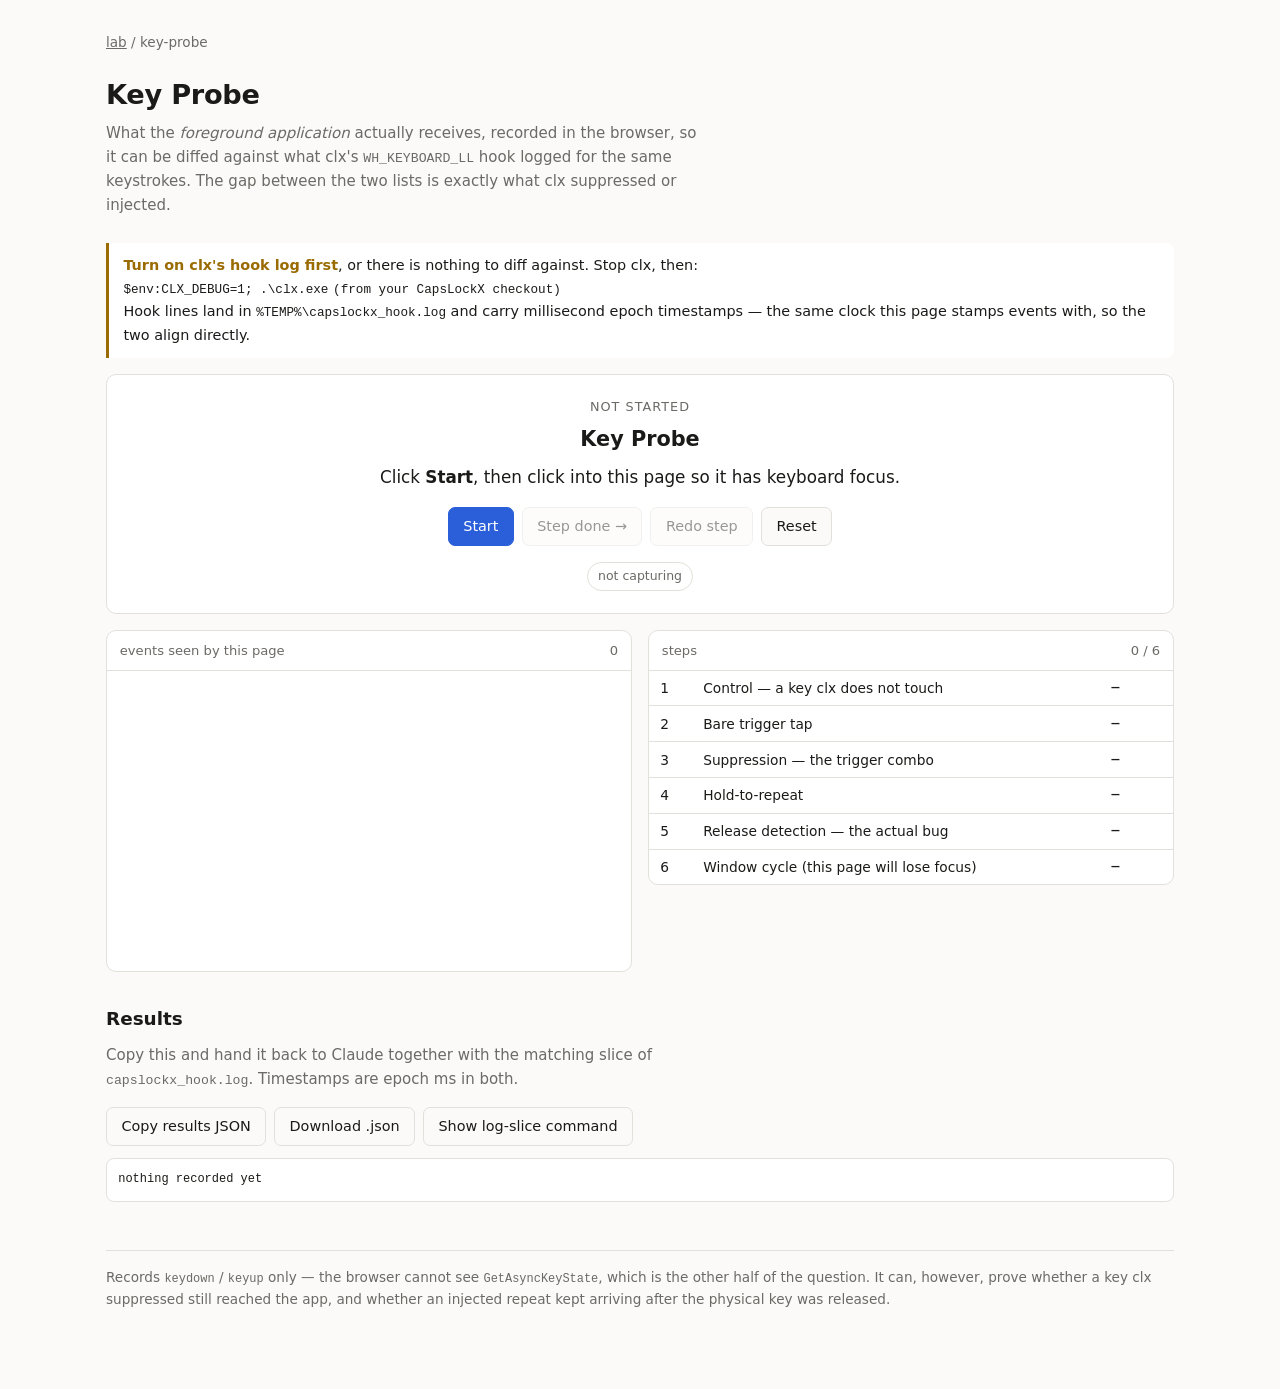
<file: lab/key-probe/index.html>
<!doctype html>
<html lang="en">
<head>
<meta charset="utf-8">
<meta name="viewport" content="width=device-width, initial-scale=1">
<title>Key Probe</title>
<style>
  :root {
    --bg:#fbfaf8; --fg:#1a1a18; --muted:#6b6a66; --line:#e2e0da; --card:#fff;
    --ok:#1f7a4d; --warn:#9a6b00; --crit:#b3261e; --accent:#2b5fd9;
    --mono: ui-monospace, "SF Mono", "Cascadia Code", Menlo, Consolas, monospace;
  }
  @media (prefers-color-scheme: dark) {
    :root:not([data-theme="light"]) {
      --bg:#14141a; --fg:#e8e6e1; --muted:#9a978f; --line:#2c2c36; --card:#1c1c24;
      --ok:#5ec98c; --warn:#e0b050; --crit:#ff7b72; --accent:#7aa2f7;
    }
  }
  :root[data-theme="dark"] {
    --bg:#14141a; --fg:#e8e6e1; --muted:#9a978f; --line:#2c2c36; --card:#1c1c24;
    --ok:#5ec98c; --warn:#e0b050; --crit:#ff7b72; --accent:#7aa2f7;
  }
  * { box-sizing:border-box }
  body {
    margin:0; background:var(--bg); color:var(--fg);
    font:15px/1.6 ui-sans-serif, system-ui, -apple-system, "Segoe UI", sans-serif;
  }
  .wrap { max-width:1100px; margin:0 auto; padding:2rem 16px 5rem }
  .crumb { color:var(--muted); font-size:.85rem; margin:0 0 1.2rem }
  .crumb a { color:var(--muted) }
  h1 { font-size:1.7rem; margin:0 0 .3rem; letter-spacing:-.01em }
  .sub { color:var(--muted); margin:0 0 1.6rem; max-width:62ch }
  h2 { font-size:1.15rem; margin:2rem 0 .6rem }
  code, .mono { font-family:var(--mono); font-size:.88em }
  a { color:var(--accent) }

  .grid { display:grid; grid-template-columns:1fr 1fr; gap:1rem; align-items:start }
  @media (max-width:860px){ .grid { grid-template-columns:1fr } }

  .card { background:var(--card); border:1px solid var(--line); border-radius:10px; overflow:hidden }
  .hd {
    display:flex; align-items:center; gap:.6rem; padding:.55rem .8rem;
    border-bottom:1px solid var(--line); font-size:.82rem; color:var(--muted);
  }
  .hd .r { margin-left:auto }

  /* ── step runner ─────────────────────────────────────────── */
  #stage {
    padding:1.4rem; text-align:center; border:1px solid var(--line);
    border-radius:10px; background:var(--card); margin-bottom:1rem;
  }
  #stepNo { color:var(--muted); font-size:.8rem; letter-spacing:.08em; text-transform:uppercase }
  #stepTitle { font-size:1.3rem; font-weight:650; margin:.3rem 0 .5rem }
  #stepDo { font-size:1.05rem; margin:0 0 .4rem }
  #stepWhy { color:var(--muted); font-size:.9rem; margin:0 auto; max-width:60ch }
  kbd {
    font-family:var(--mono); font-size:.85em; background:var(--bg);
    border:1px solid var(--line); border-bottom-width:2px; border-radius:5px;
    padding:.12em .45em; margin:0 .1em;
  }
  .btn {
    font:inherit; font-size:.9rem; padding:.45rem .9rem; border-radius:7px;
    border:1px solid var(--line); background:var(--bg); color:var(--fg); cursor:pointer;
  }
  .btn:hover { border-color:var(--accent) }
  .btn.primary { background:var(--accent); color:#fff; border-color:var(--accent) }
  .btn:disabled { opacity:.45; cursor:default }
  .row { display:flex; gap:.5rem; justify-content:center; margin-top:1rem; flex-wrap:wrap }

  #armed {
    display:inline-block; padding:.2rem .6rem; border-radius:99px; font-size:.78rem;
    border:1px solid var(--line);
  }
  #armed.on { color:var(--ok); border-color:var(--ok) }
  #armed.off { color:var(--muted) }

  /* ── live log ────────────────────────────────────────────── */
  #log { height:300px; overflow:auto; font-family:var(--mono); font-size:.78rem; padding:.5rem .7rem }
  #log div { white-space:pre; padding:.05rem 0 }
  .dn { color:var(--accent) } .up { color:var(--muted) }
  .inj { color:var(--ok) } .rep { color:var(--warn) }
  .evt-blur { color:var(--crit) }

  table { border-collapse:collapse; width:100% ; font-size:.86rem }
  th,td { text-align:left; padding:.4rem .7rem; border-bottom:1px solid var(--line); vertical-align:top }
  th { color:var(--muted); font-weight:600; font-size:.78rem }
  tr:last-child td { border-bottom:0 }
  .v { font-weight:650; font-family:var(--mono); font-size:.82rem }
  .v.pass { color:var(--ok) } .v.fail { color:var(--crit) }
  .v.wait { color:var(--muted) } .v.info { color:var(--warn) }

  .note {
    border-left:3px solid var(--warn); background:var(--card);
    padding:.7rem .9rem; border-radius:0 8px 8px 0; margin:1rem 0; font-size:.9rem;
  }
  .note b { color:var(--warn) }
  pre.out {
    font-family:var(--mono); font-size:.75rem; background:var(--card);
    border:1px solid var(--line); border-radius:8px; padding:.7rem;
    max-height:220px; overflow:auto; white-space:pre-wrap; word-break:break-all;
  }
  footer { margin-top:3rem; padding-top:1rem; border-top:1px solid var(--line); color:var(--muted); font-size:.85rem }
</style>
</head>
<body>
<div class="wrap">

<p class="crumb"><a href="/lab/">lab</a> / key-probe</p>

<h1>Key Probe</h1>
<p class="sub">
  What the <em>foreground application</em> actually receives, recorded in the browser,
  so it can be diffed against what clx's <code>WH_KEYBOARD_LL</code> hook logged for the
  same keystrokes. The gap between the two lists is exactly what clx suppressed or injected.
</p>

<div class="note">
  <b>Turn on clx's hook log first</b>, or there is nothing to diff against. Stop clx, then:
  <br><code class="mono">$env:CLX_DEBUG=1; .\clx.exe</code> <span class="mono">(from your CapsLockX checkout)</span>
  <br>Hook lines land in <code class="mono">%TEMP%\capslockx_hook.log</code> and carry
  millisecond epoch timestamps — the same clock this page stamps events with, so the two
  align directly.
</div>

<div id="stage">
  <div id="stepNo">not started</div>
  <div id="stepTitle">Key Probe</div>
  <p id="stepDo">Click <b>Start</b>, then click into this page so it has keyboard focus.</p>
  <p id="stepWhy"></p>
  <div class="row">
    <button class="btn primary" id="start">Start</button>
    <button class="btn" id="next" disabled>Step done →</button>
    <button class="btn" id="redo" disabled>Redo step</button>
    <button class="btn" id="reset">Reset</button>
  </div>
  <div class="row"><span id="armed" class="off">not capturing</span></div>
</div>

<div class="grid">
  <div class="card">
    <div class="hd"><span>events seen by this page</span><span class="r" id="count">0</span></div>
    <div id="log"></div>
  </div>
  <div class="card">
    <div class="hd"><span>steps</span><span class="r" id="progress">0 / 0</span></div>
    <table id="steps"><tbody></tbody></table>
  </div>
</div>

<h2>Results</h2>
<p class="sub" style="margin-bottom:.8rem">
  Copy this and hand it back to Claude together with the matching slice of
  <code class="mono">capslockx_hook.log</code>. Timestamps are epoch ms in both.
</p>
<div class="row" style="justify-content:flex-start">
  <button class="btn" id="copy">Copy results JSON</button>
  <button class="btn" id="download">Download .json</button>
  <button class="btn" id="hooktip">Show log-slice command</button>
</div>
<pre class="out" id="out">nothing recorded yet</pre>

<footer>
  Records <code>keydown</code> / <code>keyup</code> only — the browser cannot see
  <code>GetAsyncKeyState</code>, which is the other half of the question. It can, however,
  prove whether a key clx suppressed still reached the app, and whether an injected
  repeat kept arriving after the physical key was released.
</footer>

</div>

<script>
(function () {
  "use strict";

  // ── the script ─────────────────────────────────────────────────────────────
  // Each step: what the user does, why it matters, and a verdict function that
  // runs over the events captured while that step was active.
  const STEPS = [
    {
      title: "Control — a key clx does not touch",
      do_: 'Tap <kbd>J</kbd> once, on its own. No trigger key.',
      why: "Establishes that this page sees ordinary keystrokes at all. If this fails, nothing below means anything.",
      verdict(evts) {
        const dn = evts.filter(e => e.type === "keydown" && e.code === "KeyJ");
        const up = evts.filter(e => e.type === "keyup" && e.code === "KeyJ");
        if (!dn.length) return ["fail", "no J keydown seen — page not focused?"];
        if (!up.length) return ["fail", "J went down but never came up"];
        return ["pass", `J down+up seen (${dn.length}/${up.length})`];
      },
    },
    {
      title: "Bare trigger tap",
      do_: 'Tap <kbd>Space</kbd> once, on its own.',
      why: "clx swallows the Space key-down and synthesises a real space on release. The page should therefore see an injected space, not the physical one.",
      verdict(evts) {
        const sp = evts.filter(e => e.code === "Space");
        if (!sp.length) return ["fail", "no Space event reached the page at all"];
        return ["info", `${sp.length} Space event(s): ` + sp.map(e => e.type + (e.repeat ? "*" : "")).join(" ")];
      },
    },
    {
      title: "Suppression — the trigger combo",
      do_: 'Hold <kbd>Space</kbd>, tap <kbd>J</kbd> once, then release <kbd>Space</kbd>.',
      why: "CLX+J is Down-arrow. The page should receive ArrowDown and must NOT receive J — if J leaks through, suppression is broken.",
      verdict(evts) {
        const j = evts.filter(e => e.code === "KeyJ" && e.type === "keydown");
        const arrow = evts.filter(e => e.code === "ArrowDown" && e.type === "keydown");
        if (j.length) return ["fail", `J leaked through (${j.length}× keydown) — not suppressed`];
        if (!arrow.length) return ["fail", "no ArrowDown injected — did CLX mode engage?"];
        return ["pass", `suppressed J, injected ${arrow.length}× ArrowDown`];
      },
    },
    {
      title: "Hold-to-repeat",
      do_: 'Hold <kbd>Space</kbd>+<kbd>J</kbd> together for about 2 seconds, then release <b>both</b>.',
      why: "The acceleration model should emit a stream of arrows while held, and the stream must stop when the keys come up. This is the gesture that ran away.",
      verdict(evts, span) {
        const arrows = evts.filter(e => e.code === "ArrowDown" && e.type === "keydown");
        if (arrows.length < 2) return ["fail", `only ${arrows.length} arrow(s) — hold did not repeat`];
        const last = arrows[arrows.length - 1].t;
        const tail = span.end - last;
        return [tail > 400 ? "pass" : "info",
          `${arrows.length} arrows; last one ${tail} ms before you marked the step done`];
      },
    },
    {
      title: "Release detection — the actual bug",
      do_: 'Hold <kbd>Space</kbd>+<kbd>J</kbd> for ~2 s. Release <b>J only</b>, keep <kbd>Space</kbd> held for another second, <em>then</em> release Space.',
      why: "The stream must stop the moment J comes up, not when Space does. Arrows still arriving during that extra second are the runaway, reproduced.",
      verdict(evts, span) {
        const arrows = evts.filter(e => e.code === "ArrowDown" && e.type === "keydown");
        if (!arrows.length) return ["fail", "no arrows at all"];
        const last = arrows[arrows.length - 1].t;
        const tail = span.end - last;
        if (tail < 300) return ["fail",
          `arrows were still arriving ${tail} ms before the end — they did not stop when J was released`];
        return ["pass", `arrows stopped ${tail} ms before the end — release was detected`];
      },
    },
    {
      title: "Window cycle (this page will lose focus)",
      do_: 'Tap <kbd>Space</kbd>+<kbd>Z</kbd> <b>once</b>. clx will switch windows away from here. Come back and click this page, then press “Step done”.',
      why: "One tap must produce a bounded number of switches. The page records the moment it lost focus; clx's own log records how many switches followed.",
      verdict(evts) {
        const blurs = evts.filter(e => e.type === "blur");
        if (!blurs.length) return ["info", "focus never left — did the cycle fire?"];
        return ["info", `lost focus at ${blurs[0].t} — count the switches in clx's log after that timestamp`];
      },
    },
  ];

  // ── state ──────────────────────────────────────────────────────────────────
  const $ = id => document.getElementById(id);
  let idx = -1, capturing = false, events = [], stepStart = 0;
  const results = [];

  function stamp() { return Date.now(); }

  function render() {
    const tb = $("steps").querySelector("tbody");
    tb.innerHTML = STEPS.map((s, i) => {
      const r = results[i];
      const v = r ? r.verdict : (i === idx ? "wait" : "");
      const label = r ? r.verdict : (i === idx ? "running" : "—");
      const detail = r ? r.detail : (i === idx ? "in progress" : "");
      return `<tr><td>${i + 1}</td><td>${s.title}</td>` +
             `<td class="v ${v}">${label}</td><td style="color:var(--muted)">${detail}</td></tr>`;
    }).join("");
    $("progress").textContent = `${results.filter(Boolean).length} / ${STEPS.length}`;
  }

  function showStep() {
    const s = STEPS[idx];
    $("stepNo").textContent = `step ${idx + 1} of ${STEPS.length}`;
    $("stepTitle").textContent = s.title;
    $("stepDo").innerHTML = s.do_;
    $("stepWhy").textContent = s.why;
    $("next").disabled = false;
    $("redo").disabled = false;
    render();
  }

  function setArmed(on) {
    capturing = on;
    const el = $("armed");
    el.className = on ? "on" : "off";
    el.textContent = on ? "capturing — keep this page focused" : "not capturing";
  }

  function logLine(e) {
    const d = document.createElement("div");
    let cls = e.type === "keydown" ? "dn" : e.type === "keyup" ? "up" : "evt-" + e.type;
    if (e.repeat) cls = "rep";
    d.className = cls;
    const rel = String(e.t - stepStart).padStart(6, " ");
    d.textContent = `+${rel}ms  ${e.type.padEnd(8)} ${String(e.code || "").padEnd(12)} ` +
                    `${JSON.stringify(e.key || "")}${e.repeat ? "  REPEAT" : ""}`;
    $("log").appendChild(d);
    $("log").scrollTop = $("log").scrollHeight;
    $("count").textContent = events.length;
  }

  function record(type, ev) {
    if (!capturing) return;
    const e = {
      type, t: stamp(), step: idx,
      key: ev ? ev.key : undefined,
      code: ev ? ev.code : undefined,
      repeat: ev ? !!ev.repeat : undefined,
    };
    events.push(e);
    logLine(e);
  }

  // Capture in the capture phase so nothing can stop propagation first.
  window.addEventListener("keydown", e => record("keydown", e), true);
  window.addEventListener("keyup", e => record("keyup", e), true);
  window.addEventListener("blur", () => record("blur", null), true);
  window.addEventListener("focus", () => record("focus", null), true);

  function finishStep() {
    const span = { start: stepStart, end: stamp() };
    const mine = events.filter(e => e.step === idx);
    let v = ["info", ""];
    try { v = STEPS[idx].verdict(mine, span) || v; } catch (err) { v = ["fail", String(err)]; }
    results[idx] = { step: idx + 1, title: STEPS[idx].title, verdict: v[0], detail: v[1], span, events: mine };
    dumpOut();
    if (idx + 1 < STEPS.length) { idx++; stepStart = stamp(); $("log").innerHTML = ""; showStep(); }
    else {
      setArmed(false);
      $("stepNo").textContent = "done";
      $("stepTitle").textContent = "All steps recorded";
      $("stepDo").innerHTML = "Copy the results JSON below and hand it back with the hook log.";
      $("stepWhy").textContent = "";
      $("next").disabled = true;
      render();
    }
  }

  function dumpOut() {
    const payload = {
      generated: new Date().toISOString(),
      clock: "Date.now() epoch ms — same clock as capslockx_hook.log line prefixes",
      userAgent: navigator.userAgent,
      window: { start: results.length ? results[0].span.start : null, end: stamp() },
      steps: results.filter(Boolean),
    };
    $("out").textContent = JSON.stringify(payload, null, 2);
    return payload;
  }

  $("start").onclick = () => {
    idx = 0; events = []; results.length = 0;
    stepStart = stamp(); $("log").innerHTML = "";
    setArmed(true); showStep();
    $("start").disabled = true;
    window.focus();
  };
  $("next").onclick = finishStep;
  $("redo").onclick = () => {
    events = events.filter(e => e.step !== idx);
    results[idx] = undefined;
    stepStart = stamp(); $("log").innerHTML = ""; render();
  };
  $("reset").onclick = () => {
    idx = -1; events = []; results.length = 0; setArmed(false);
    $("start").disabled = false; $("next").disabled = true; $("redo").disabled = true;
    $("log").innerHTML = ""; $("out").textContent = "nothing recorded yet";
    $("stepNo").textContent = "not started";
    $("stepTitle").textContent = "Key Probe";
    $("stepDo").innerHTML = "Click <b>Start</b>, then click into this page so it has keyboard focus.";
    $("stepWhy").textContent = "";
    render();
  };

  $("copy").onclick = async () => {
    const t = JSON.stringify(dumpOut(), null, 2);
    try { await navigator.clipboard.writeText(t); $("copy").textContent = "copied ✓";
          setTimeout(() => ($("copy").textContent = "Copy results JSON"), 1500); }
    catch { $("copy").textContent = "copy blocked — select the text below"; }
  };
  $("download").onclick = () => {
    const blob = new Blob([JSON.stringify(dumpOut(), null, 2)], { type: "application/json" });
    const a = document.createElement("a");
    a.href = URL.createObjectURL(blob);
    a.download = `key-probe-${Date.now()}.json`;
    a.click();
    URL.revokeObjectURL(a.href);
  };
  $("hooktip").onclick = () => {
    const p = dumpOut();
    const from = p.window.start, to = p.window.end;
    $("out").textContent =
      "# Slice the hook log to this run's window, in PowerShell:\n" +
      `Get-Content $env:TEMP\\capslockx_hook.log |\n` +
      `  Where-Object { $_ -match '^(\\d+) ' -and [int64]$Matches[1] -ge ${from} -and [int64]$Matches[1] -le ${to} }\n` +
      "\n# then hand that output back together with the results JSON.";
  };

  render();
})();
</script>
</body>
</html>
</file>
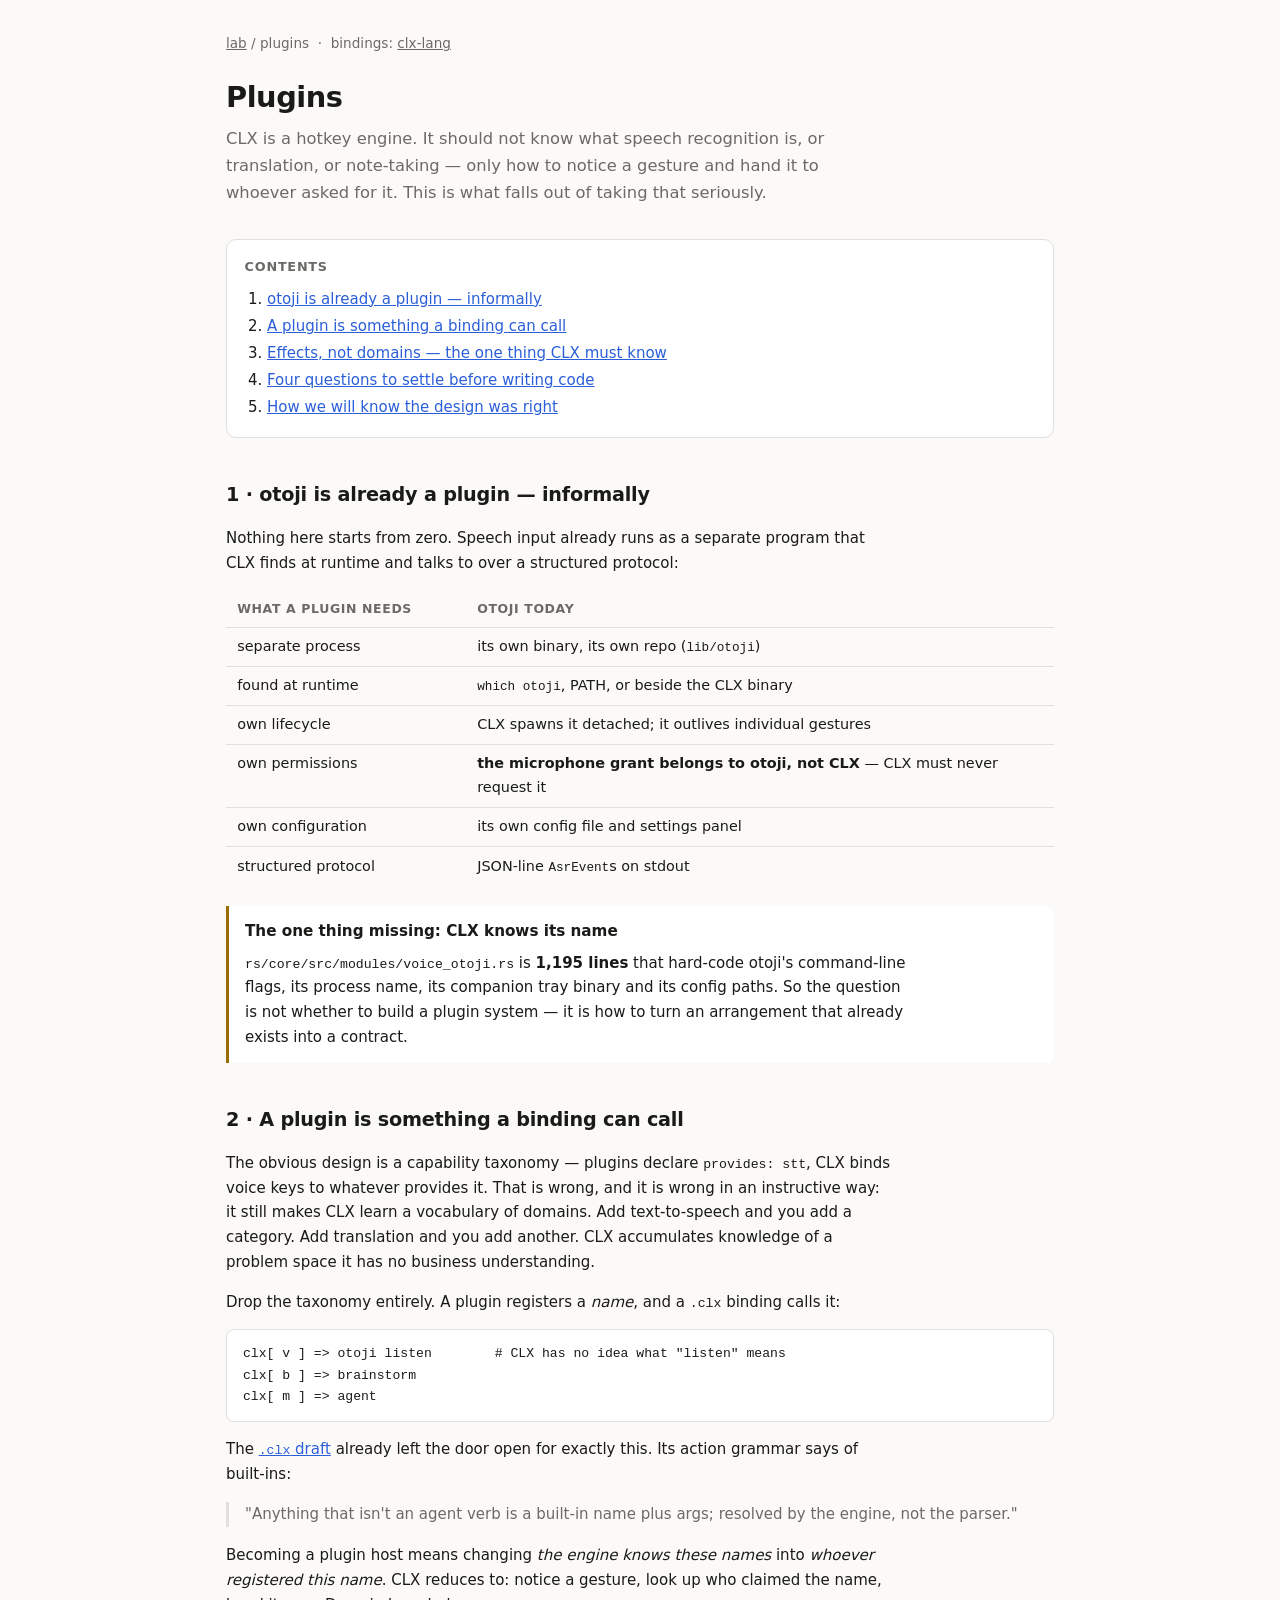
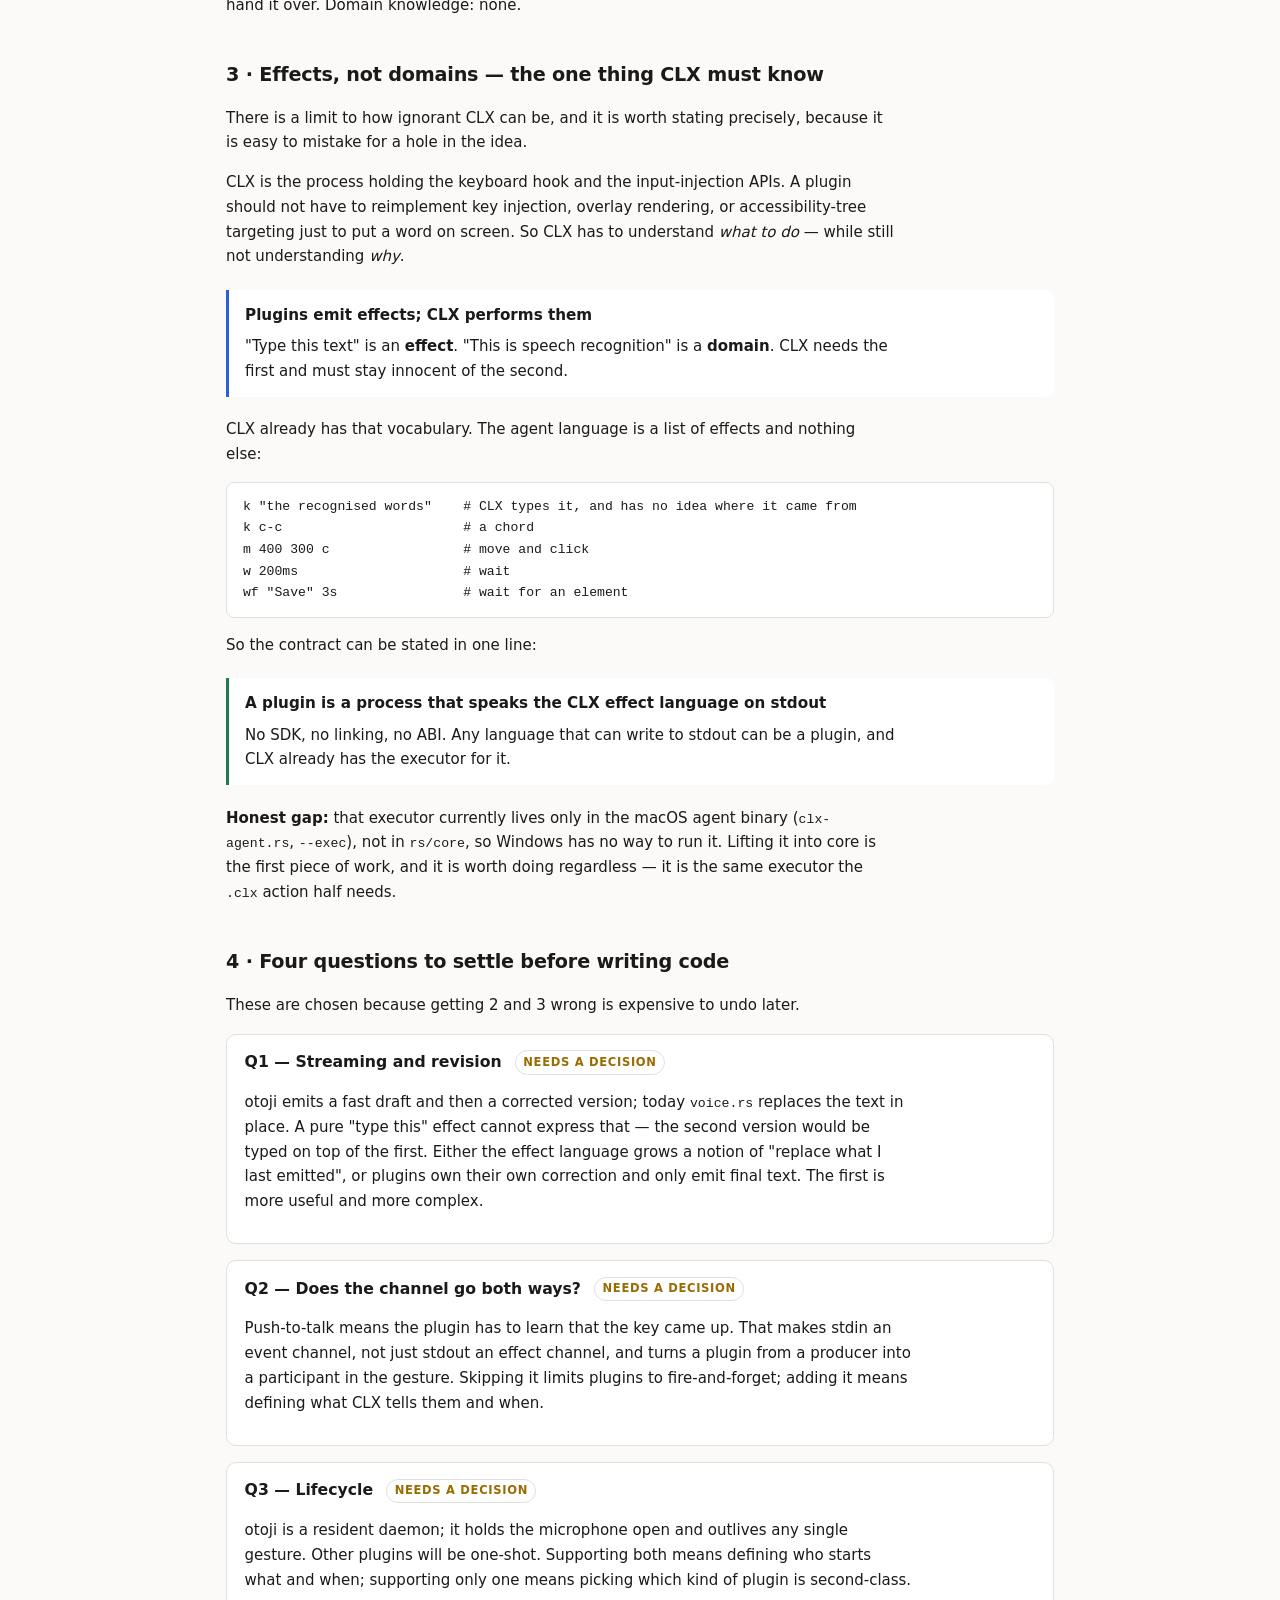
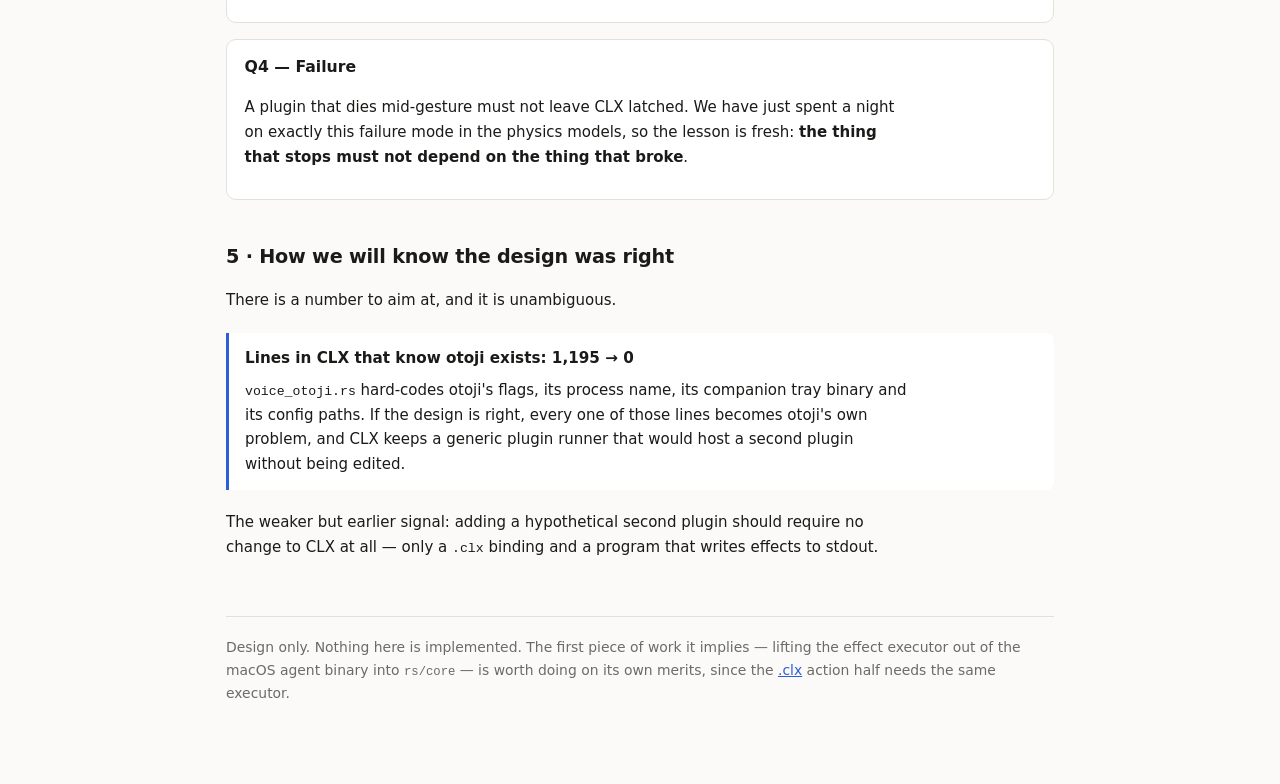
<file: lab/plugins/index.html>
<!doctype html>
<html lang="en">
<head>
<meta charset="utf-8">
<meta name="viewport" content="width=device-width, initial-scale=1">
<title>Plugins</title>
<style>
  :root {
    --bg:#fbfaf8; --fg:#1a1a18; --muted:#6b6a66; --line:#e2e0da; --card:#fff;
    --ok:#1f7a4d; --warn:#9a6b00; --crit:#b3261e; --accent:#2b5fd9;
    --mono: ui-monospace, "SF Mono", "Cascadia Code", Menlo, Consolas, monospace;
  }
  @media (prefers-color-scheme: dark) {
    :root:not([data-theme="light"]) {
      --bg:#14141a; --fg:#e8e6e1; --muted:#9a978f; --line:#2c2c36; --card:#1c1c24;
      --ok:#5ec98c; --warn:#e0b050; --crit:#ff7b72; --accent:#7aa2f7;
    }
  }
  :root[data-theme="dark"] {
    --bg:#14141a; --fg:#e8e6e1; --muted:#9a978f; --line:#2c2c36; --card:#1c1c24;
    --ok:#5ec98c; --warn:#e0b050; --crit:#ff7b72; --accent:#7aa2f7;
  }
  * { box-sizing:border-box }
  body { margin:0; background:var(--bg); color:var(--fg);
    font:15px/1.65 ui-sans-serif, system-ui, -apple-system, "Segoe UI", sans-serif; }
  .wrap { max-width:860px; margin:0 auto; padding:2rem 16px 5rem }
  .crumb { color:var(--muted); font-size:.85rem; margin:0 0 1.2rem }
  .crumb a { color:var(--muted) }
  h1 { font-size:1.8rem; margin:0 0 .3rem; letter-spacing:-.015em }
  .sub { color:var(--muted); margin:0 0 2rem; max-width:64ch; font-size:1.02rem }
  h2 { font-size:1.2rem; margin:2.6rem 0 .7rem; letter-spacing:-.01em }
  h3 { font-size:1rem; margin:1.8rem 0 .5rem }
  p { max-width:70ch }
  code, .mono { font-family:var(--mono); font-size:.88em }
  a { color:var(--accent) }
  pre { font-family:var(--mono); font-size:.82rem; background:var(--card);
    border:1px solid var(--line); border-radius:8px; padding:.8rem 1rem; overflow:auto }
  pre code { font-size:inherit }
  .scroll { overflow-x:auto; margin:1rem 0 }
  table { border-collapse:collapse; width:100%; font-size:.9rem }
  th,td { text-align:left; padding:.45rem .7rem; border-bottom:1px solid var(--line); vertical-align:top }
  th { color:var(--muted); font-weight:600; font-size:.78rem; text-transform:uppercase; letter-spacing:.05em }
  tr:last-child td { border-bottom:0 }
  .callout { border-left:3px solid var(--accent); background:var(--card);
    padding:.8rem 1rem; border-radius:0 8px 8px 0; margin:1.3rem 0 }
  .callout.warn { border-left-color:var(--warn) }
  .callout.ok { border-left-color:var(--ok) }
  .callout h4 { margin:0 0 .4rem; font-size:.95rem }
  .callout p { margin:.4rem 0 0 }
  .q { border:1px solid var(--line); border-radius:10px; padding:.9rem 1.1rem; margin:1rem 0; background:var(--card) }
  .q h4 { margin:0 0 .3rem; font-size:.98rem }
  .q .tag { display:inline-block; font-size:.72rem; text-transform:uppercase;
    letter-spacing:.06em; padding:.1rem .45rem; border-radius:99px; border:1px solid var(--line);
    color:var(--warn); margin-left:.5rem; vertical-align:.1em }
  nav.toc { background:var(--card); border:1px solid var(--line); border-radius:10px;
    padding:.9rem 1.1rem; margin-bottom:2rem }
  nav.toc strong { font-size:.8rem; text-transform:uppercase; letter-spacing:.06em; color:var(--muted) }
  nav.toc ol { margin:.5rem 0 0; padding-left:1.4rem }
  nav.toc li { margin:.15rem 0 }
  footer { margin-top:3.5rem; padding-top:1.2rem; border-top:1px solid var(--line);
    color:var(--muted); font-size:.87rem }
</style>
</head>
<body>
<div class="wrap">

<p class="crumb"><a href="/lab/">lab</a> / plugins &nbsp;·&nbsp;
  bindings: <a href="/lab/clx-lang/">clx-lang</a></p>

<h1>Plugins</h1>
<p class="sub">
  CLX is a hotkey engine. It should not know what speech recognition is, or
  translation, or note-taking — only how to notice a gesture and hand it to
  whoever asked for it. This is what falls out of taking that seriously.
</p>

<nav class="toc"><strong>Contents</strong>
<ol>
  <li><a href="#already">otoji is already a plugin — informally</a></li>
  <li><a href="#shape">A plugin is something a binding can call</a></li>
  <li><a href="#effects">Effects, not domains — the one thing CLX must know</a></li>
  <li><a href="#open">Four questions to settle before writing code</a></li>
  <li><a href="#test">How we will know the design was right</a></li>
</ol></nav>

<h2 id="already">1 · otoji is already a plugin — informally</h2>

<p>Nothing here starts from zero. Speech input already runs as a separate
program that CLX finds at runtime and talks to over a structured protocol:</p>

<div class="scroll"><table>
<thead><tr><th style="width:15rem">What a plugin needs</th><th>otoji today</th></tr></thead>
<tbody>
<tr><td>separate process</td><td>its own binary, its own repo (<code>lib/otoji</code>)</td></tr>
<tr><td>found at runtime</td><td><code>which otoji</code>, PATH, or beside the CLX binary</td></tr>
<tr><td>own lifecycle</td><td>CLX spawns it detached; it outlives individual gestures</td></tr>
<tr><td>own permissions</td><td><b>the microphone grant belongs to otoji, not CLX</b> — CLX must never request it</td></tr>
<tr><td>own configuration</td><td>its own config file and settings panel</td></tr>
<tr><td>structured protocol</td><td>JSON-line <code>AsrEvent</code>s on stdout</td></tr>
</tbody></table></div>

<div class="callout warn">
  <h4>The one thing missing: CLX knows its name</h4>
  <p><code>rs/core/src/modules/voice_otoji.rs</code> is <b>1,195 lines</b> that
  hard-code otoji's command-line flags, its process name, its companion tray
  binary and its config paths. So the question is not whether to build a plugin
  system — it is how to turn an arrangement that already exists into a contract.</p>
</div>

<h2 id="shape">2 · A plugin is something a binding can call</h2>

<p>The obvious design is a capability taxonomy — plugins declare
<code>provides: stt</code>, CLX binds voice keys to whatever provides it. That
is wrong, and it is wrong in an instructive way: it still makes CLX learn a
vocabulary of domains. Add text-to-speech and you add a category. Add
translation and you add another. CLX accumulates knowledge of a problem space
it has no business understanding.</p>

<p>Drop the taxonomy entirely. A plugin registers a <em>name</em>, and a
<code>.clx</code> binding calls it:</p>

<pre><code>clx[ v ] =&gt; otoji listen        # CLX has no idea what "listen" means
clx[ b ] =&gt; brainstorm
clx[ m ] =&gt; agent</code></pre>

<p>The <a href="/lab/clx-lang/#lang"><code>.clx</code> draft</a> already left the
door open for exactly this. Its action grammar says of built-ins:</p>

<blockquote style="border-left:3px solid var(--line);margin:1rem 0;padding-left:1rem;color:var(--muted)">
  "Anything that isn't an agent verb is a built-in name plus args; resolved by
  the engine, not the parser."
</blockquote>

<p>Becoming a plugin host means changing <em>the engine knows these names</em>
into <em>whoever registered this name</em>. CLX reduces to: notice a gesture,
look up who claimed the name, hand it over. Domain knowledge: none.</p>

<h2 id="effects">3 · Effects, not domains — the one thing CLX must know</h2>

<p>There is a limit to how ignorant CLX can be, and it is worth stating
precisely, because it is easy to mistake for a hole in the idea.</p>

<p>CLX is the process holding the keyboard hook and the input-injection APIs.
A plugin should not have to reimplement key injection, overlay rendering, or
accessibility-tree targeting just to put a word on screen. So CLX has to
understand <em>what to do</em> — while still not understanding <em>why</em>.</p>

<div class="callout">
  <h4>Plugins emit effects; CLX performs them</h4>
  <p>"Type this text" is an <b>effect</b>. "This is speech recognition" is a
  <b>domain</b>. CLX needs the first and must stay innocent of the second.</p>
</div>

<p>CLX already has that vocabulary. The agent language is a list of effects and
nothing else:</p>

<pre><code>k "the recognised words"    # CLX types it, and has no idea where it came from
k c-c                       # a chord
m 400 300 c                 # move and click
w 200ms                     # wait
wf "Save" 3s                # wait for an element</code></pre>

<p>So the contract can be stated in one line:</p>

<div class="callout ok">
  <h4>A plugin is a process that speaks the CLX effect language on stdout</h4>
  <p>No SDK, no linking, no ABI. Any language that can write to stdout can be a
  plugin, and CLX already has the executor for it.</p>
</div>

<p><b>Honest gap:</b> that executor currently lives only in the macOS agent
binary (<code>clx-agent.rs</code>, <code>--exec</code>), not in
<code>rs/core</code>, so Windows has no way to run it. Lifting it into core is
the first piece of work, and it is worth doing regardless — it is the same
executor the <code>.clx</code> action half needs.</p>

<h2 id="open">4 · Four questions to settle before writing code</h2>

<p>These are chosen because getting 2 and 3 wrong is expensive to undo later.</p>

<div class="q">
  <h4>Q1 — Streaming and revision <span class="tag">needs a decision</span></h4>
  <p>otoji emits a fast draft and then a corrected version; today
  <code>voice.rs</code> replaces the text in place. A pure "type this" effect
  cannot express that — the second version would be typed on top of the first.
  Either the effect language grows a notion of "replace what I last emitted",
  or plugins own their own correction and only emit final text. The first is
  more useful and more complex.</p>
</div>

<div class="q">
  <h4>Q2 — Does the channel go both ways? <span class="tag">needs a decision</span></h4>
  <p>Push-to-talk means the plugin has to learn that the key came up. That
  makes stdin an event channel, not just stdout an effect channel, and turns a
  plugin from a producer into a participant in the gesture. Skipping it limits
  plugins to fire-and-forget; adding it means defining what CLX tells them and
  when.</p>
</div>

<div class="q">
  <h4>Q3 — Lifecycle <span class="tag">needs a decision</span></h4>
  <p>otoji is a resident daemon; it holds the microphone open and outlives any
  single gesture. Other plugins will be one-shot. Supporting both means
  defining who starts what and when; supporting only one means picking which
  kind of plugin is second-class.</p>
</div>

<div class="q">
  <h4>Q4 — Failure</h4>
  <p>A plugin that dies mid-gesture must not leave CLX latched. We have just
  spent a night on exactly this failure mode in the physics models, so the
  lesson is fresh: <b>the thing that stops must not depend on the thing that
  broke</b>.</p>
</div>

<h2 id="test">5 · How we will know the design was right</h2>

<p>There is a number to aim at, and it is unambiguous.</p>

<div class="callout">
  <h4>Lines in CLX that know otoji exists: 1,195 → 0</h4>
  <p><code>voice_otoji.rs</code> hard-codes otoji's flags, its process name, its
  companion tray binary and its config paths. If the design is right, every one
  of those lines becomes otoji's own problem, and CLX keeps a generic plugin
  runner that would host a second plugin without being edited.</p>
</div>

<p>The weaker but earlier signal: adding a hypothetical second plugin should
require no change to CLX at all — only a <code>.clx</code> binding and a
program that writes effects to stdout.</p>

<footer>
  Design only. Nothing here is implemented. The first piece of work it implies —
  lifting the effect executor out of the macOS agent binary into
  <code>rs/core</code> — is worth doing on its own merits, since the
  <a href="/lab/clx-lang/">.clx</a> action half needs the same executor.
</footer>

</div>
</body>
</html>
</file>
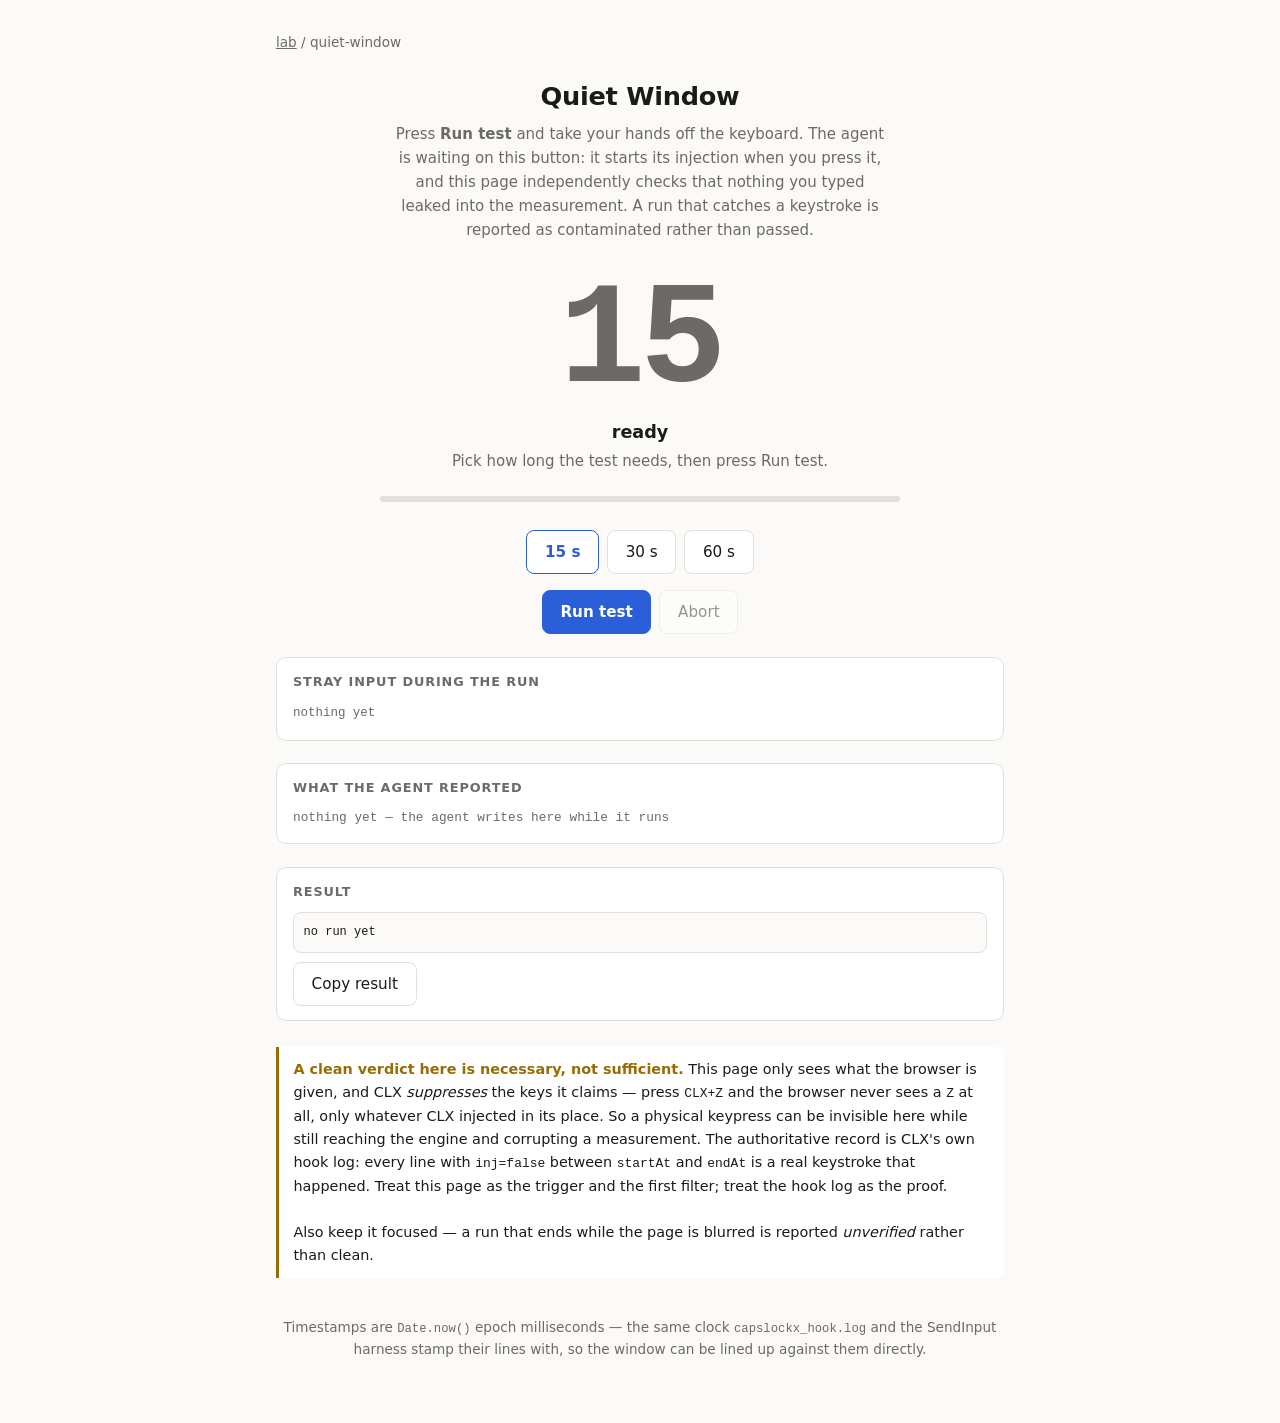
<file: lab/quiet-window/index.html>
<!doctype html>
<html lang="en">
<head>
<meta charset="utf-8">
<meta name="viewport" content="width=device-width, initial-scale=1">
<title>Quiet Window</title>
<style>
  :root {
    --bg:#fbfaf8; --fg:#1a1a18; --muted:#6b6a66; --line:#e2e0da; --card:#fff;
    --ok:#1f7a4d; --warn:#9a6b00; --crit:#b3261e; --accent:#2b5fd9;
    --mono: ui-monospace, "SF Mono", "Cascadia Code", Menlo, Consolas, monospace;
  }
  @media (prefers-color-scheme: dark) {
    :root:not([data-theme="light"]) {
      --bg:#14141a; --fg:#e8e6e1; --muted:#9a978f; --line:#2c2c36; --card:#1c1c24;
      --ok:#5ec98c; --warn:#e0b050; --crit:#ff7b72; --accent:#7aa2f7;
    }
  }
  :root[data-theme="dark"] {
    --bg:#14141a; --fg:#e8e6e1; --muted:#9a978f; --line:#2c2c36; --card:#1c1c24;
    --ok:#5ec98c; --warn:#e0b050; --crit:#ff7b72; --accent:#7aa2f7;
  }
  * { box-sizing:border-box }
  body {
    margin:0; background:var(--bg); color:var(--fg); text-align:center;
    font:15px/1.6 ui-sans-serif, system-ui, -apple-system, "Segoe UI", sans-serif;
  }
  .wrap { max-width:760px; margin:0 auto; padding:2rem 16px 4rem }
  .crumb { color:var(--muted); font-size:.85rem; margin:0 0 1.4rem; text-align:left }
  .crumb a { color:var(--muted) }
  h1 { font-size:1.6rem; margin:0 0 .3rem; letter-spacing:-.01em }
  .sub { color:var(--muted); margin:0 auto 1.8rem; max-width:52ch }
  code, .mono { font-family:var(--mono); font-size:.9em }

  #dial {
    font-family:var(--mono); font-variant-numeric:tabular-nums;
    font-size:clamp(4rem, 22vw, 9rem); font-weight:700; line-height:1;
    letter-spacing:-.04em; margin:.6rem 0 .2rem; transition:color .2s;
  }
  #dial.idle { color:var(--muted) }
  #dial.run  { color:var(--accent) }
  #dial.dirty{ color:var(--crit) }
  #dial.done { color:var(--ok) }
  #state { font-size:1.1rem; font-weight:600; min-height:1.6em; margin:0 0 .2rem }
  #hint  { color:var(--muted); min-height:1.5em; margin:0 0 1.4rem }

  .bar { height:6px; background:var(--line); border-radius:99px; overflow:hidden; margin:0 auto 1.8rem; max-width:520px }
  .bar i { display:block; height:100%; width:0; background:var(--accent); transition:width .1s linear }
  .bar.dirty i { background:var(--crit) }

  .row { display:flex; gap:.5rem; justify-content:center; flex-wrap:wrap; margin-bottom:1rem }
  .btn {
    font:inherit; font-size:.95rem; padding:.55rem 1.1rem; border-radius:8px;
    border:1px solid var(--line); background:var(--card); color:var(--fg); cursor:pointer;
  }
  .btn:hover { border-color:var(--accent) }
  .btn.primary { background:var(--accent); color:#fff; border-color:var(--accent); font-weight:600 }
  .btn[aria-pressed="true"] { border-color:var(--accent); color:var(--accent); font-weight:600 }
  .btn:disabled { opacity:.45; cursor:default }

  .card {
    background:var(--card); border:1px solid var(--line); border-radius:10px;
    padding:.9rem 1rem; text-align:left; margin-top:1.4rem;
  }
  .card h2 { font-size:.8rem; text-transform:uppercase; letter-spacing:.07em; color:var(--muted); margin:0 0 .6rem }
  #events { font-family:var(--mono); font-size:.78rem; max-height:150px; overflow:auto; margin:0 }
  #events div { padding:.1rem 0; color:var(--crit) }
  #events .expected { color:var(--muted) }
  #agent { font-family:var(--mono); font-size:.8rem; max-height:180px; overflow:auto }
  #agent div { padding:.12rem 0 }
  #agent .pass { color:var(--ok) } #agent .fail { color:var(--crit) } #agent .info { color:var(--muted) }
  #events .none { color:var(--muted) }
  pre.out {
    font-family:var(--mono); font-size:.75rem; white-space:pre-wrap; word-break:break-all;
    background:var(--bg); border:1px solid var(--line); border-radius:8px; padding:.6rem; margin:.6rem 0 0;
  }
  .note {
    border-left:3px solid var(--warn); background:var(--card); text-align:left;
    padding:.7rem .9rem; border-radius:0 8px 8px 0; margin:1.6rem 0 0; font-size:.9rem;
  }
  .note b { color:var(--warn) }
  footer { margin-top:2.4rem; color:var(--muted); font-size:.85rem }
</style>
</head>
<body>
<div class="wrap">

<p class="crumb"><a href="/lab/">lab</a> / quiet-window</p>

<h1>Quiet Window</h1>
<p class="sub">
  Press <b>Run test</b> and take your hands off the keyboard. The agent is
  waiting on this button: it starts its injection when you press it, and this
  page independently checks that nothing you typed leaked into the measurement.
  A run that catches a keystroke is reported as contaminated rather than passed.
</p>

<div id="dial" class="idle">15</div>
<p id="state">ready</p>
<p id="hint">Pick how long the test needs, then press Run test.</p>

<div class="bar"><i id="fill"></i></div>

<div class="row" id="lengths">
  <button class="btn" data-secs="15" aria-pressed="true">15 s</button>
  <button class="btn" data-secs="30" aria-pressed="false">30 s</button>
  <button class="btn" data-secs="60" aria-pressed="false">60 s</button>
</div>
<div class="row">
  <button class="btn primary" id="start">Run test</button>
  <button class="btn" id="abort" disabled>Abort</button>
</div>

<div class="card">
  <h2>Stray input during the run</h2>
  <div id="events"><div class="none">nothing yet</div></div>
</div>

<div class="card">
  <h2>What the agent reported</h2>
  <div id="agent"><span style="color:var(--muted)">nothing yet — the agent writes here while it runs</span></div>
</div>

<div class="card">
  <h2>Result</h2>
  <pre class="out" id="out">no run yet</pre>
  <div class="row" style="justify-content:flex-start;margin:.6rem 0 0">
    <button class="btn" id="copy">Copy result</button>
  </div>
</div>

<div class="note">
  <b>A clean verdict here is necessary, not sufficient.</b> This page only sees what
  the browser is given, and CLX <em>suppresses</em> the keys it claims — press
  <code>CLX+Z</code> and the browser never sees a <code>Z</code> at all, only whatever CLX
  injected in its place. So a physical keypress can be invisible here while still
  reaching the engine and corrupting a measurement. The authoritative record is
  CLX's own hook log: every line with <code>inj=false</code> between
  <code>startAt</code> and <code>endAt</code> is a real keystroke that happened.
  Treat this page as the trigger and the first filter; treat the hook log as the proof.
  <br><br>Also keep it focused — a run that ends while the page is blurred is reported
  <em>unverified</em> rather than clean.
</div>

<footer>
  Timestamps are <code>Date.now()</code> epoch milliseconds — the same clock
  <code>capslockx_hook.log</code> and the SendInput harness stamp their lines with,
  so the window can be lined up against them directly.
</footer>

</div>

<script>
(function () {
  "use strict";
  const $ = id => document.getElementById(id);
  let secs = 15, timer = null, endAt = 0, startAt = 0;
  let hits = [], blurred = false, running = false, injecting = false;

  const stray = () => hits.filter(h => !h.expected);

  function fmt(ms) {
    const s = Math.max(0, ms / 1000);
    return s >= 10 ? s.toFixed(0) : s.toFixed(1);
  }

  function setDial(cls, text) {
    $("dial").className = cls;
    $("dial").textContent = text;
  }

  // ── machine-readable surface ──────────────────────────────────────────────
  // Contract for a driver (Playwright, say):
  //
  //   idle  -> running -> clean | contaminated | unverified
  //
  // `running` means the human pressed Run test; start injecting. The three
  // terminal states are only ever published once the window has elapsed, so
  // waiting on them needs no extra `running === false` check. Stray input
  // during the run sets `__quiet.dirty` (and `body[data-quiet-dirty]`) while
  // the state stays `running`, so a driver may abort early but can never
  // mistake it for the verdict.
  function publish(state) {
    document.body.dataset.quiet = state;
    document.body.dataset.quietDirty = String(stray().length > 0);
    window.__quiet = {
      state,
      // True as soon as any stray input lands, while `state` is still
      // `running`. A driver can abort early on this; it must not treat it as
      // the verdict.
      dirty: stray().length > 0,
      running,
      requestedSeconds: secs,
      startAt: startAt || null,
      endAt: startAt ? startAt + secs * 1000 : null,
      events: hits.slice(),
      blurred,
      clock: "Date.now() epoch ms",
    };
    window.dispatchEvent(new CustomEvent("quiet-window", { detail: window.__quiet }));
  }

  $("lengths").addEventListener("click", e => {
    const b = e.target.closest("button[data-secs]");
    if (!b || running) return;
    secs = +b.dataset.secs;
    [...$("lengths").children].forEach(x => x.setAttribute("aria-pressed", String(x === b)));
    setDial("idle", String(secs));
  });

  function record(kind, detail) {
    if (!running) return;
    const at = Date.now();
    // The browser cannot tell injected input from a real finger — `isTrusted`
    // is true for SendInput too. So the driver brackets its own injection and
    // anything inside that bracket is expected rather than dirt. Only the hook
    // log's `inj=` field can actually discriminate, which is why the verdict
    // here is advisory and that audit is authoritative.
    const expected = injecting;
    hits.push({ at, sinceStart: at - startAt, kind, detail, expected });
    if (expected) {
      const box0 = $("events");
      if (box0.querySelector(".none")) box0.innerHTML = "";
      const e0 = document.createElement("div");
      e0.className = "expected";
      e0.textContent = `+${String(at - startAt).padStart(6, " ")}ms  ${kind}  ${detail}  (expected — driver injecting)`;
      box0.appendChild(e0);
      box0.scrollTop = box0.scrollHeight;
      return;
    }
    const box = $("events");
    if (box.querySelector(".none")) box.innerHTML = "";
    const d = document.createElement("div");
    d.textContent = `+${String(at - startAt).padStart(6, " ")}ms  ${kind}  ${detail}`;
    box.appendChild(d);
    box.scrollTop = box.scrollHeight;
    $("dial").className = "dirty";
    document.querySelector(".bar").classList.add("dirty");
    $("state").textContent = "contaminated — input detected";
    // Stay in `running`: a terminal state must mean "the window is over".
    // Publishing `contaminated` mid-run would let a driver act on a verdict
    // before the measurement finished. The dirt is exposed as a flag instead.
    publish("running");
  }

  // Both edges. A lone key-UP — a stray Space release with no matching press
  // inside the window — is exactly what invalidated a Bypass run by ending the
  // gesture for the ordinary reason, and listening only for keydown would miss
  // it entirely.
  window.addEventListener("keydown", e => record("keydown", e.code || e.key), true);
  window.addEventListener("keyup", e => record("keyup", e.code || e.key), true);
  // `blur` does not bubble, but a capture-phase listener on `window` still sees
  // it on the way down to an element target — so a button losing focus looked
  // exactly like the page losing focus. Ask the document instead: it is the only
  // thing that actually knows.
  window.addEventListener("blur", () => {
    if (!running || document.hasFocus()) return;
    blurred = true;
    record("blur", "page lost focus");
  }, true);

  function tick() {
    const left = endAt - Date.now();
    if (left <= 0) return finish();
    setDial(hits.length ? "dirty" : "run", fmt(left));
    $("fill").style.width = (100 * (1 - left / (secs * 1000))) + "%";
  }

  function finish() {
    clearInterval(timer);
    running = false;
    $("start").disabled = false;
    $("abort").disabled = true;
    const clean = stray().length === 0 && !blurred;
    setDial(clean ? "done" : "dirty", clean ? "✓" : "✕");
    $("state").textContent = clean
      ? `no stray input in ${secs}s (advisory)`
      : (blurred && stray().length === 0 ? "unverified — the page lost focus" : `stray input — ${stray().length} event(s)`);
    $("hint").textContent = clean
      ? "The measurement is trustworthy."
      : "Discard this run — press Run test again.";
    $("fill").style.width = "100%";
    publish(clean ? "clean" : (blurred && stray().length === 0 ? "unverified" : "contaminated"));
    dump();
  }

  function dump() {
    const clean = stray().length === 0 && !blurred;
    const payload = {
      verdict: clean ? "CLEAN (advisory)" : (blurred && stray().length === 0 ? "UNVERIFIED (page blurred)" : "STRAY INPUT"),
      authoritative: "not this page — audit capslockx_hook.log for inj=false lines within windowStart..windowEnd",
      requestedSeconds: secs,
      windowStart: startAt,
      windowEnd: startAt + secs * 1000,
      clock: "Date.now() epoch ms — matches capslockx_hook.log line prefixes",
      events: hits,
    };
    $("out").textContent = JSON.stringify(payload, null, 2);
    return payload;
  }

  $("start").onclick = () => {
    hits = []; blurred = false; running = true;
    $("events").innerHTML = '<div class="none">none so far — good</div>';
    document.querySelector(".bar").classList.remove("dirty");
    startAt = Date.now();
    endAt = startAt + secs * 1000;
    $("start").disabled = true;
    $("abort").disabled = false;
    $("state").textContent = "test running — hands off";
    $("hint").textContent = "The agent is injecting now. Any keystroke from here on invalidates it.";
    setDial("run", fmt(secs * 1000));
    $("fill").style.width = "0";
    // Drop focus from the Start button, or a stray Space would press it again.
    // Deliberately not `window.focus()` — that moves focus off the button and
    // fires the very blur this page is trying to detect.
    if (document.activeElement && document.activeElement.blur) document.activeElement.blur();
    publish("running");
    clearInterval(timer);
    timer = setInterval(tick, 100);
  };

  $("abort").onclick = () => {
    clearInterval(timer);
    running = false;
    $("start").disabled = false;
    $("abort").disabled = true;
    setDial("idle", String(secs));
    $("state").textContent = "aborted";
    $("hint").textContent = "Pick a length and start again.";
    $("fill").style.width = "0";
    publish("idle");
  };

  // The driver pushes its own progress and verdict in here, so the human sees
  // the test's outcome and the window's cleanliness in one place instead of
  // waiting to be told in chat.
  window.quietWindow = {
    get state() { return document.body.dataset.quiet; },
    /// Bracket your own injection. Events recorded between `injecting(true)`
    /// and `injecting(false)` are marked expected and do not count as stray.
    injecting(on) { injecting = !!on; publish(document.body.dataset.quiet); },
    report(text, kind) {
      const box = $("agent");
      if (box.querySelector("span")) box.innerHTML = "";
      const d = document.createElement("div");
      d.className = kind === "pass" ? "pass" : kind === "fail" ? "fail" : "info";
      d.textContent = `+${String(Date.now() - (startAt || Date.now())).padStart(6, " ")}ms  ${text}`;
      box.appendChild(d);
      box.scrollTop = box.scrollHeight;
    },
  };

  publish("idle");

  $("copy").onclick = async () => {
    const t = JSON.stringify(dump(), null, 2);
    try {
      await navigator.clipboard.writeText(t);
      $("copy").textContent = "copied ✓";
      setTimeout(() => ($("copy").textContent = "Copy result"), 1500);
    } catch { $("copy").textContent = "copy blocked — select the text above"; }
  };
})();
</script>
</body>
</html>
</file>
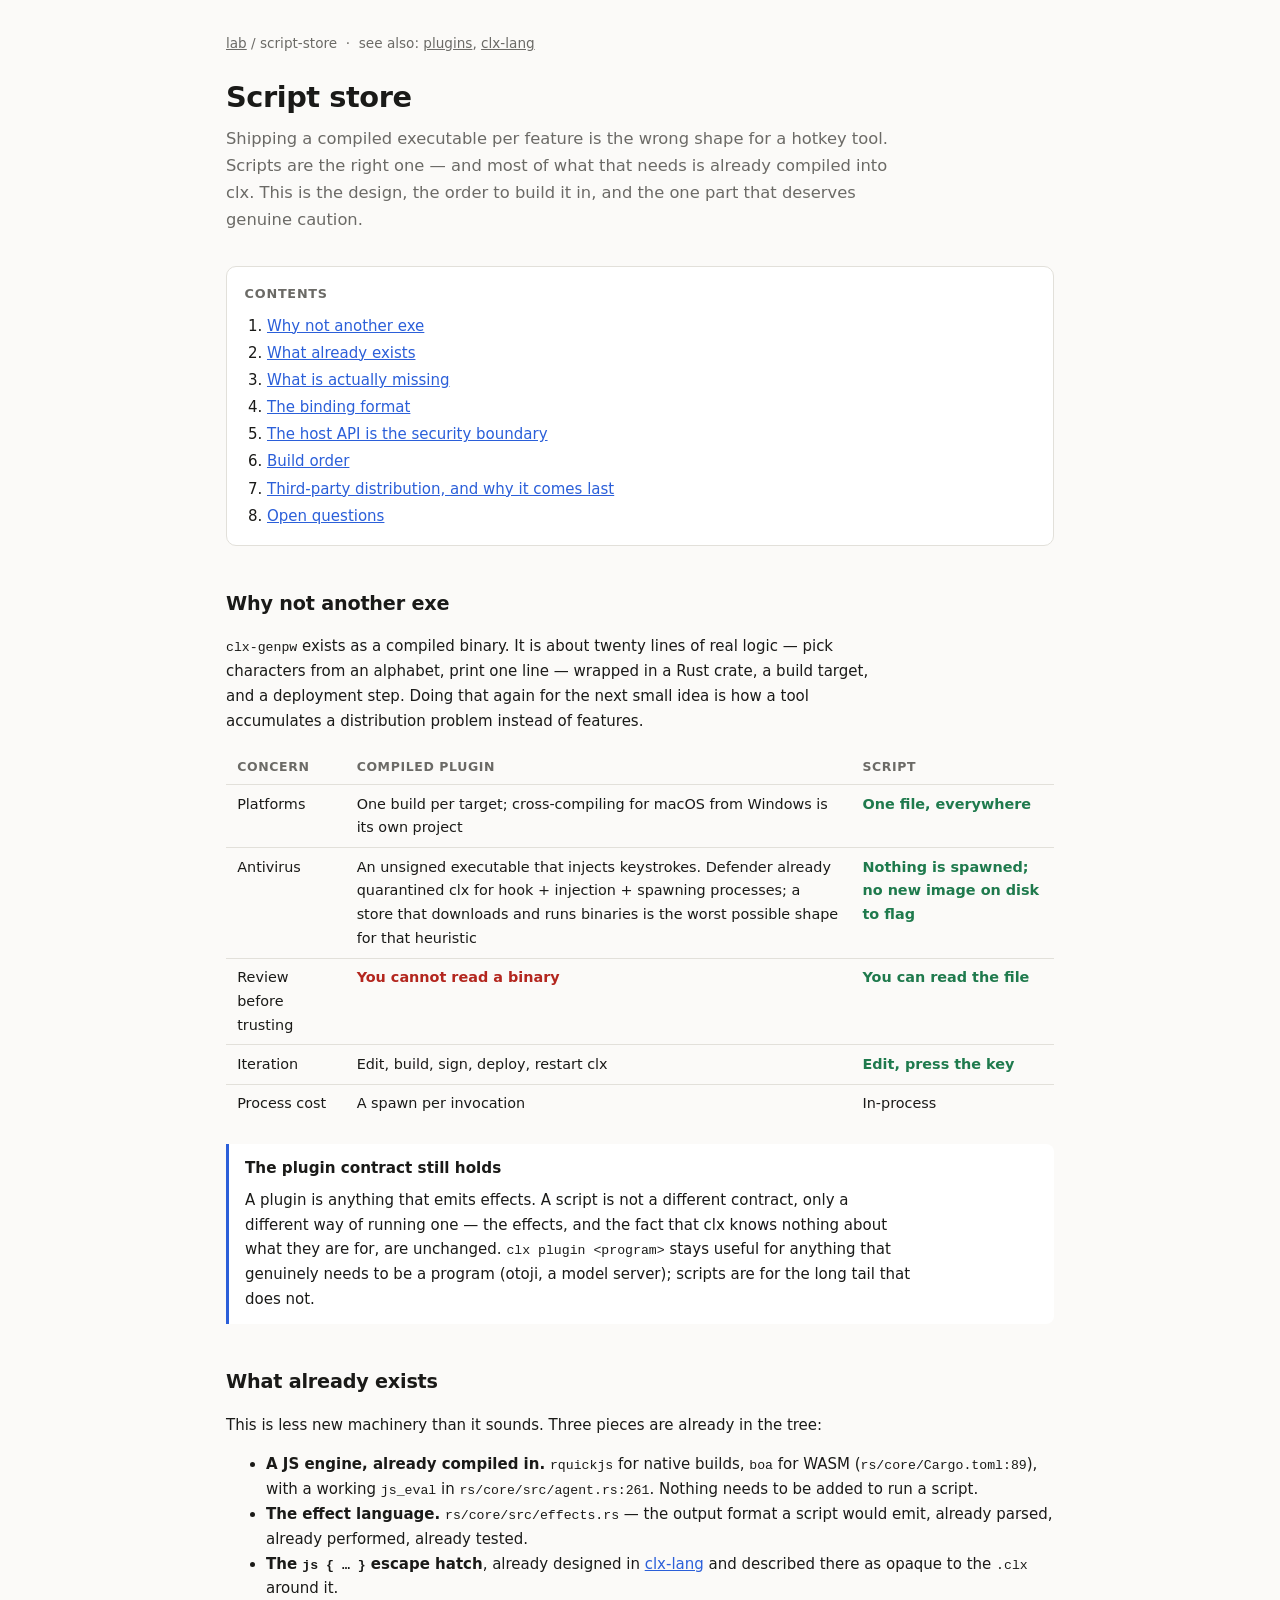
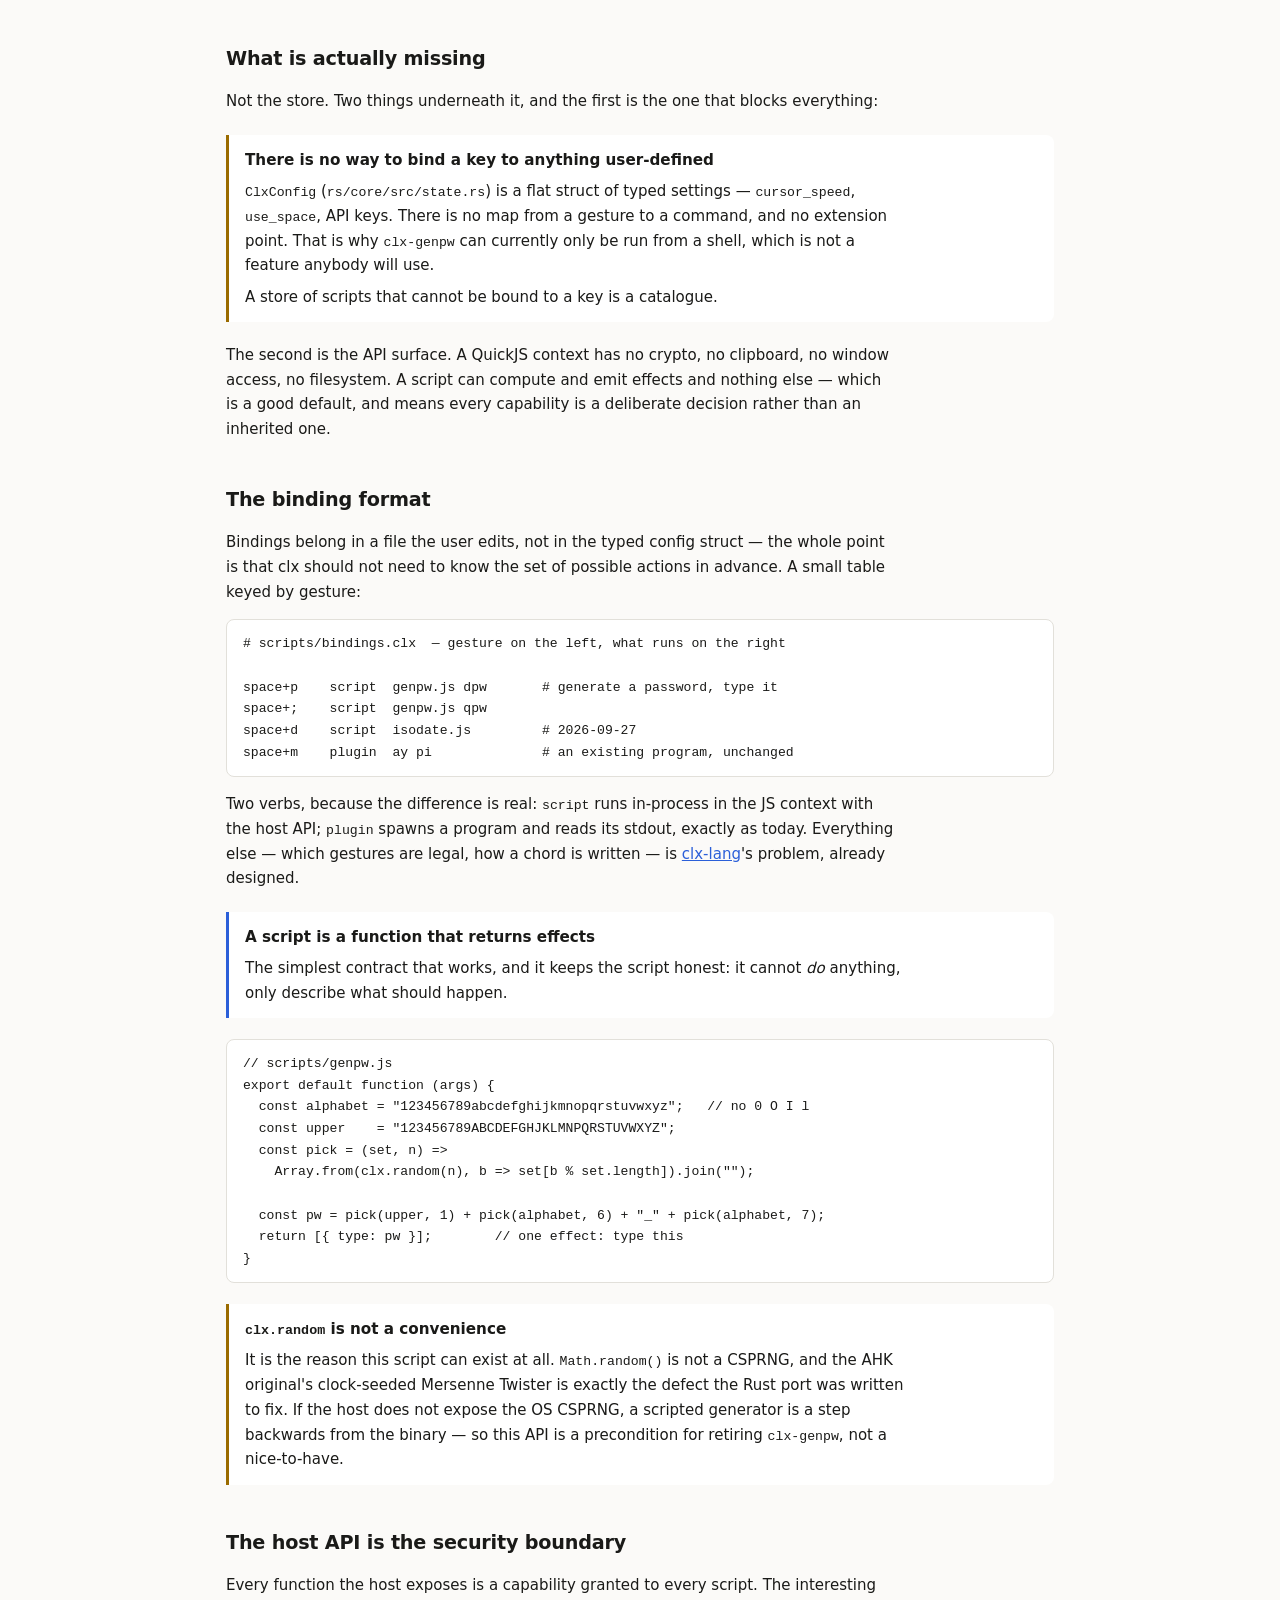
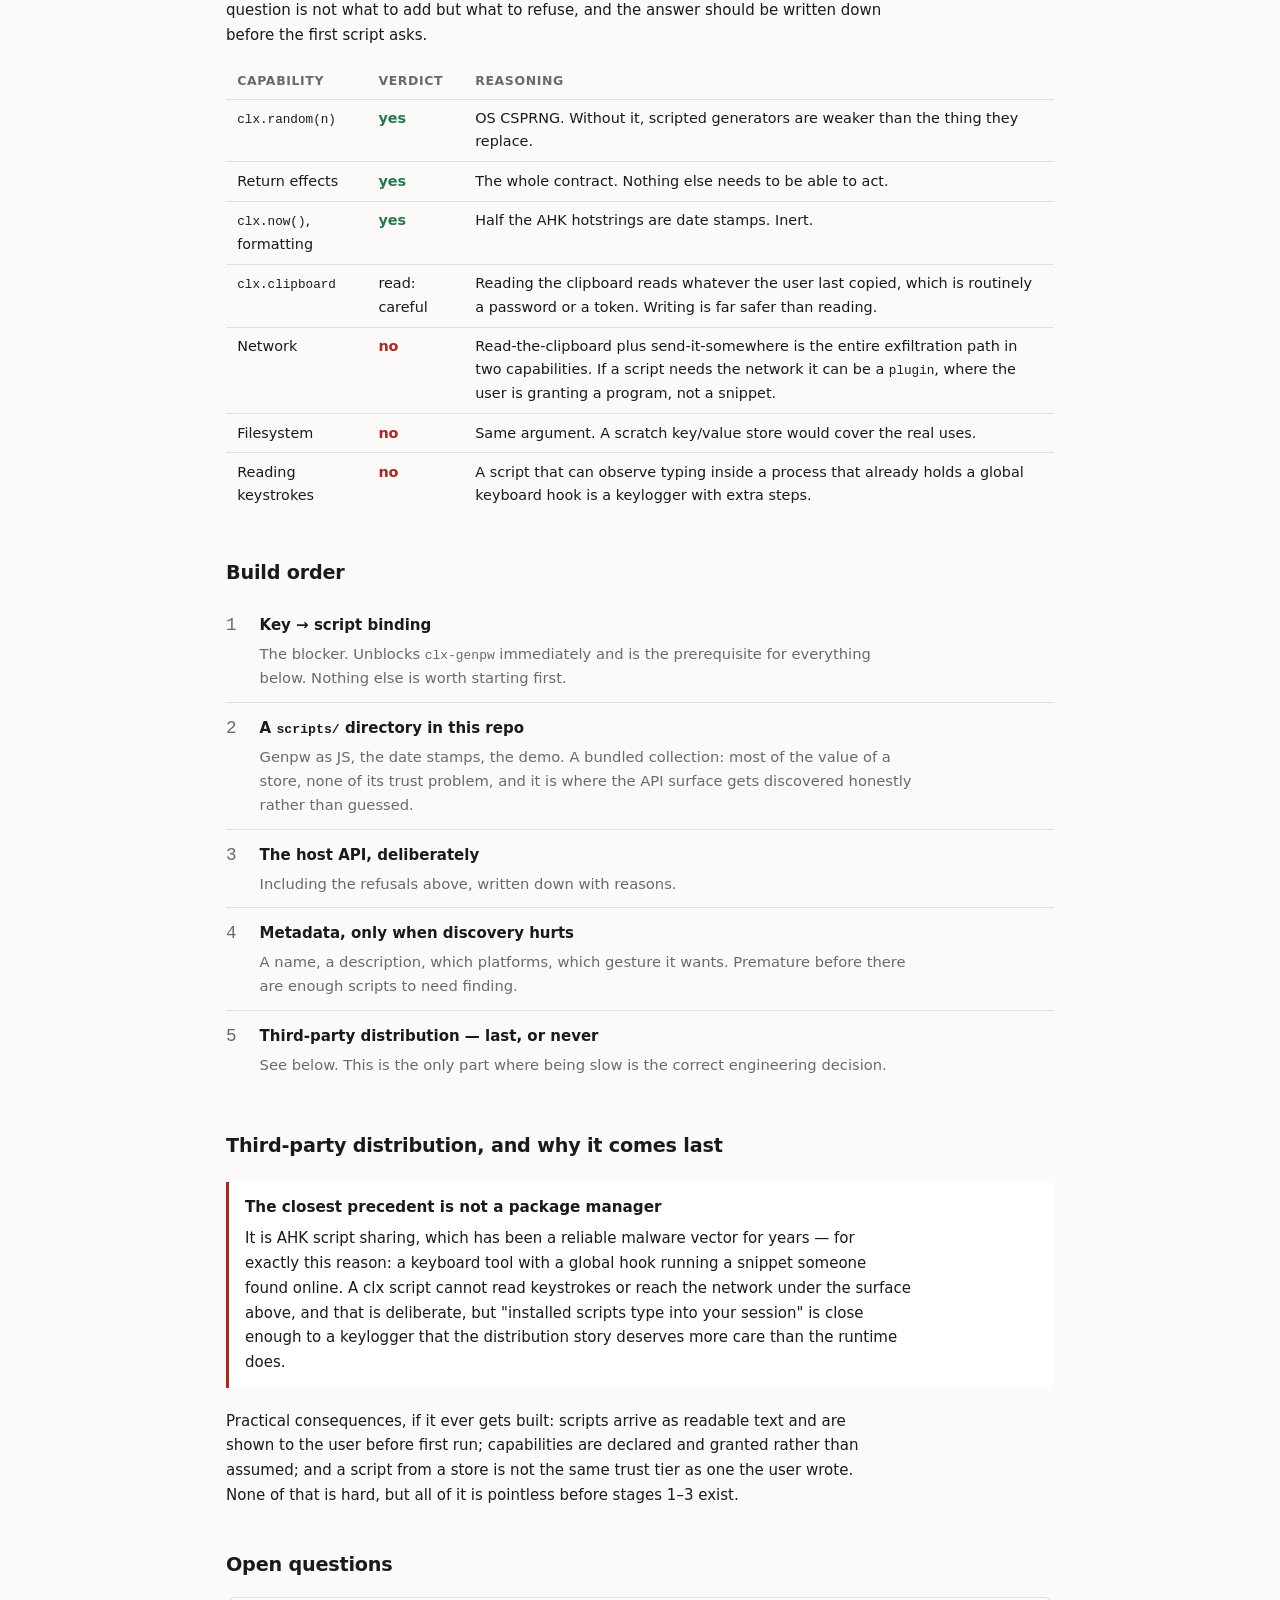
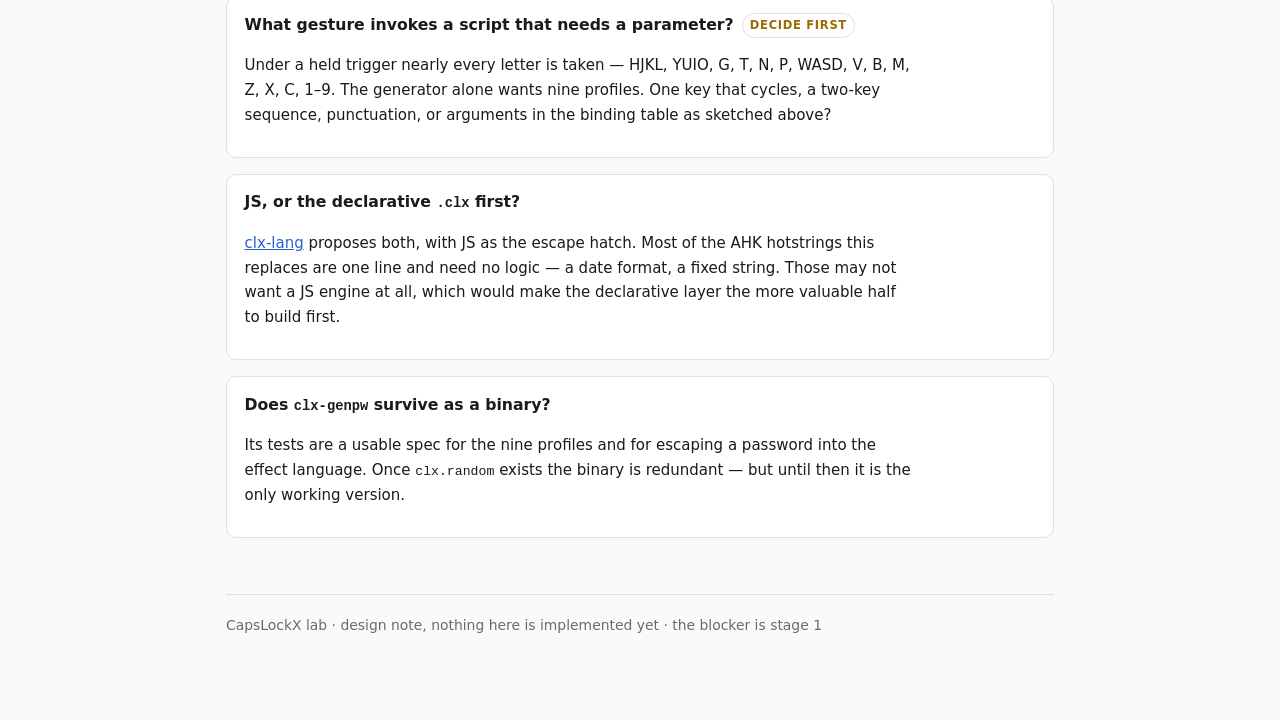
<file: lab/script-store/index.html>
<!doctype html>
<html lang="en">
<head>
<meta charset="utf-8">
<meta name="viewport" content="width=device-width, initial-scale=1">
<title>Script Store</title>
<style>
  :root {
    --bg:#fbfaf8; --fg:#1a1a18; --muted:#6b6a66; --line:#e2e0da; --card:#fff;
    --ok:#1f7a4d; --warn:#9a6b00; --crit:#b3261e; --accent:#2b5fd9;
    --mono: ui-monospace, "SF Mono", "Cascadia Code", Menlo, Consolas, monospace;
  }
  @media (prefers-color-scheme: dark) {
    :root:not([data-theme="light"]) {
      --bg:#14141a; --fg:#e8e6e1; --muted:#9a978f; --line:#2c2c36; --card:#1c1c24;
      --ok:#5ec98c; --warn:#e0b050; --crit:#ff7b72; --accent:#7aa2f7;
    }
  }
  :root[data-theme="dark"] {
    --bg:#14141a; --fg:#e8e6e1; --muted:#9a978f; --line:#2c2c36; --card:#1c1c24;
    --ok:#5ec98c; --warn:#e0b050; --crit:#ff7b72; --accent:#7aa2f7;
  }
  * { box-sizing:border-box }
  body { margin:0; background:var(--bg); color:var(--fg);
    font:15px/1.65 ui-sans-serif, system-ui, -apple-system, "Segoe UI", sans-serif; }
  .wrap { max-width:860px; margin:0 auto; padding:2rem 16px 5rem }
  .crumb { color:var(--muted); font-size:.85rem; margin:0 0 1.2rem }
  .crumb a { color:var(--muted) }
  h1 { font-size:1.8rem; margin:0 0 .3rem; letter-spacing:-.015em }
  .sub { color:var(--muted); margin:0 0 2rem; max-width:64ch; font-size:1.02rem }
  h2 { font-size:1.2rem; margin:2.6rem 0 .7rem; letter-spacing:-.01em }
  h3 { font-size:1rem; margin:1.8rem 0 .5rem }
  p { max-width:70ch }
  code, .mono { font-family:var(--mono); font-size:.88em }
  a { color:var(--accent) }
  pre { font-family:var(--mono); font-size:.82rem; background:var(--card);
    border:1px solid var(--line); border-radius:8px; padding:.8rem 1rem; overflow:auto }
  pre code { font-size:inherit }
  .scroll { overflow-x:auto; margin:1rem 0 }
  table { border-collapse:collapse; width:100%; font-size:.9rem }
  th,td { text-align:left; padding:.45rem .7rem; border-bottom:1px solid var(--line); vertical-align:top }
  th { color:var(--muted); font-weight:600; font-size:.78rem; text-transform:uppercase; letter-spacing:.05em }
  tr:last-child td { border-bottom:0 }
  .callout { border-left:3px solid var(--accent); background:var(--card);
    padding:.8rem 1rem; border-radius:0 8px 8px 0; margin:1.3rem 0 }
  .callout.warn { border-left-color:var(--warn) }
  .callout.ok { border-left-color:var(--ok) }
  .callout.crit { border-left-color:var(--crit) }
  .callout h4 { margin:0 0 .4rem; font-size:.95rem }
  .callout p { margin:.4rem 0 0 }
  .q { border:1px solid var(--line); border-radius:10px; padding:.9rem 1.1rem; margin:1rem 0; background:var(--card) }
  .q h4 { margin:0 0 .3rem; font-size:.98rem }
  .q .tag { display:inline-block; font-size:.72rem; text-transform:uppercase;
    letter-spacing:.06em; padding:.1rem .45rem; border-radius:99px; border:1px solid var(--line);
    color:var(--warn); margin-left:.5rem; vertical-align:.1em }
  nav.toc { background:var(--card); border:1px solid var(--line); border-radius:10px;
    padding:.9rem 1.1rem; margin-bottom:2rem }
  nav.toc strong { font-size:.8rem; text-transform:uppercase; letter-spacing:.06em; color:var(--muted) }
  nav.toc ol { margin:.5rem 0 0; padding-left:1.4rem }
  nav.toc li { margin:.15rem 0 }
  footer { margin-top:3.5rem; padding-top:1.2rem; border-top:1px solid var(--line);
    color:var(--muted); font-size:.87rem }
  .yes { color:var(--ok); font-weight:600 }
  .no { color:var(--crit); font-weight:600 }
  .stage { display:flex; gap:.7rem; align-items:baseline; padding:.7rem 0; border-bottom:1px solid var(--line) }
  .stage:last-child { border-bottom:0 }
  .stage .n { font-family:var(--mono); font-size:1.1rem; color:var(--muted); flex:none; width:1.4rem }
  .stage .body { flex:1 }
  .stage .body p { margin:.25rem 0 0; font-size:.92rem; color:var(--muted) }
</style>
</head>
<body>
<div class="wrap">

<p class="crumb"><a href="/lab/">lab</a> / script-store &nbsp;·&nbsp;
  see also: <a href="/lab/plugins/">plugins</a>, <a href="/lab/clx-lang/">clx-lang</a></p>

<h1>Script store</h1>
<p class="sub">
  Shipping a compiled executable per feature is the wrong shape for a hotkey
  tool. Scripts are the right one — and most of what that needs is already
  compiled into clx. This is the design, the order to build it in, and the one
  part that deserves genuine caution.
</p>

<nav class="toc"><strong>Contents</strong>
<ol>
  <li><a href="#why">Why not another exe</a></li>
  <li><a href="#have">What already exists</a></li>
  <li><a href="#missing">What is actually missing</a></li>
  <li><a href="#binding">The binding format</a></li>
  <li><a href="#api">The host API is the security boundary</a></li>
  <li><a href="#order">Build order</a></li>
  <li><a href="#trust">Third-party distribution, and why it comes last</a></li>
  <li><a href="#open">Open questions</a></li>
</ol></nav>

<h2 id="why">Why not another exe</h2>

<p>
  <code>clx-genpw</code> exists as a compiled binary. It is about twenty lines of
  real logic — pick characters from an alphabet, print one line — wrapped in a
  Rust crate, a build target, and a deployment step. Doing that again for the next
  small idea is how a tool accumulates a distribution problem instead of features.
</p>

<div class="scroll">
<table>
  <thead><tr><th>Concern</th><th>Compiled plugin</th><th>Script</th></tr></thead>
  <tbody>
    <tr>
      <td>Platforms</td>
      <td>One build per target; cross-compiling for macOS from Windows is its own project</td>
      <td><span class="yes">One file, everywhere</span></td>
    </tr>
    <tr>
      <td>Antivirus</td>
      <td>An unsigned executable that injects keystrokes. Defender already quarantined clx for hook + injection + spawning processes; a store that downloads and runs binaries is the worst possible shape for that heuristic</td>
      <td><span class="yes">Nothing is spawned; no new image on disk to flag</span></td>
    </tr>
    <tr>
      <td>Review before trusting</td>
      <td><span class="no">You cannot read a binary</span></td>
      <td><span class="yes">You can read the file</span></td>
    </tr>
    <tr>
      <td>Iteration</td>
      <td>Edit, build, sign, deploy, restart clx</td>
      <td><span class="yes">Edit, press the key</span></td>
    </tr>
    <tr>
      <td>Process cost</td>
      <td>A spawn per invocation</td>
      <td>In-process</td>
    </tr>
  </tbody>
</table>
</div>

<div class="callout">
  <h4>The plugin contract still holds</h4>
  <p>
    A plugin is anything that emits effects. A script is not a different contract,
    only a different way of running one — the effects, and the fact that clx knows
    nothing about what they are for, are unchanged. <code>clx plugin &lt;program&gt;</code>
    stays useful for anything that genuinely needs to be a program (otoji, a model
    server); scripts are for the long tail that does not.
  </p>
</div>

<h2 id="have">What already exists</h2>

<p>
  This is less new machinery than it sounds. Three pieces are already in the tree:
</p>

<ul>
  <li><strong>A JS engine, already compiled in.</strong> <code>rquickjs</code> for
    native builds, <code>boa</code> for WASM (<code>rs/core/Cargo.toml:89</code>),
    with a working <code>js_eval</code> in <code>rs/core/src/agent.rs:261</code>.
    Nothing needs to be added to run a script.</li>
  <li><strong>The effect language.</strong> <code>rs/core/src/effects.rs</code> —
    the output format a script would emit, already parsed, already performed,
    already tested.</li>
  <li><strong>The <code>js { … }</code> escape hatch</strong>, already designed in
    <a href="/lab/clx-lang/">clx-lang</a> and described there as opaque to the
    <code>.clx</code> around it.</li>
</ul>

<h2 id="missing">What is actually missing</h2>

<p>
  Not the store. Two things underneath it, and the first is the one that blocks
  everything:
</p>

<div class="callout warn">
  <h4>There is no way to bind a key to anything user-defined</h4>
  <p>
    <code>ClxConfig</code> (<code>rs/core/src/state.rs</code>) is a flat struct of
    typed settings — <code>cursor_speed</code>, <code>use_space</code>, API keys.
    There is no map from a gesture to a command, and no extension point. That is
    why <code>clx-genpw</code> can currently only be run from a shell, which is
    not a feature anybody will use.
  </p>
  <p>
    A store of scripts that cannot be bound to a key is a catalogue.
  </p>
</div>

<p>
  The second is the API surface. A QuickJS context has no crypto, no clipboard, no
  window access, no filesystem. A script can compute and emit effects and nothing
  else — which is a good default, and means every capability is a deliberate
  decision rather than an inherited one.
</p>

<h2 id="binding">The binding format</h2>

<p>
  Bindings belong in a file the user edits, not in the typed config struct — the
  whole point is that clx should not need to know the set of possible actions in
  advance. A small table keyed by gesture:
</p>

<pre><code># scripts/bindings.clx  — gesture on the left, what runs on the right

space+p    script  genpw.js dpw       # generate a password, type it
space+;    script  genpw.js qpw
space+d    script  isodate.js         # 2026-09-27
space+m    plugin  ay pi              # an existing program, unchanged
</code></pre>

<p>
  Two verbs, because the difference is real: <code>script</code> runs in-process in
  the JS context with the host API; <code>plugin</code> spawns a program and reads
  its stdout, exactly as today. Everything else — which gestures are legal, how a
  chord is written — is <a href="/lab/clx-lang/">clx-lang</a>'s problem, already
  designed.
</p>

<div class="callout">
  <h4>A script is a function that returns effects</h4>
  <p>
    The simplest contract that works, and it keeps the script honest: it cannot
    <em>do</em> anything, only describe what should happen.
  </p>
</div>

<pre><code>// scripts/genpw.js
export default function (args) {
  const alphabet = "123456789abcdefghijkmnopqrstuvwxyz";   // no 0 O I l
  const upper    = "123456789ABCDEFGHJKLMNPQRSTUVWXYZ";
  const pick = (set, n) =&gt;
    Array.from(clx.random(n), b =&gt; set[b % set.length]).join("");

  const pw = pick(upper, 1) + pick(alphabet, 6) + "_" + pick(alphabet, 7);
  return [{ type: pw }];        // one effect: type this
}
</code></pre>

<div class="callout warn">
  <h4><code>clx.random</code> is not a convenience</h4>
  <p>
    It is the reason this script can exist at all. <code>Math.random()</code> is
    not a CSPRNG, and the AHK original's clock-seeded Mersenne Twister is exactly
    the defect the Rust port was written to fix. If the host does not expose the OS
    CSPRNG, a scripted generator is a step backwards from the binary — so this API
    is a precondition for retiring <code>clx-genpw</code>, not a nice-to-have.
  </p>
</div>

<h2 id="api">The host API is the security boundary</h2>

<p>
  Every function the host exposes is a capability granted to every script. The
  interesting question is not what to add but what to refuse, and the answer should
  be written down before the first script asks.
</p>

<div class="scroll">
<table>
  <thead><tr><th>Capability</th><th>Verdict</th><th>Reasoning</th></tr></thead>
  <tbody>
    <tr>
      <td><code>clx.random(n)</code></td>
      <td><span class="yes">yes</span></td>
      <td>OS CSPRNG. Without it, scripted generators are weaker than the thing they replace.</td>
    </tr>
    <tr>
      <td>Return effects</td>
      <td><span class="yes">yes</span></td>
      <td>The whole contract. Nothing else needs to be able to act.</td>
    </tr>
    <tr>
      <td><code>clx.now()</code>, formatting</td>
      <td><span class="yes">yes</span></td>
      <td>Half the AHK hotstrings are date stamps. Inert.</td>
    </tr>
    <tr>
      <td><code>clx.clipboard</code></td>
      <td><span class="warn">read: careful</span></td>
      <td>Reading the clipboard reads whatever the user last copied, which is
        routinely a password or a token. Writing is far safer than reading.</td>
    </tr>
    <tr>
      <td>Network</td>
      <td><span class="no">no</span></td>
      <td>Read-the-clipboard plus send-it-somewhere is the entire exfiltration
        path in two capabilities. If a script needs the network it can be a
        <code>plugin</code>, where the user is granting a program, not a snippet.</td>
    </tr>
    <tr>
      <td>Filesystem</td>
      <td><span class="no">no</span></td>
      <td>Same argument. A scratch key/value store would cover the real uses.</td>
    </tr>
    <tr>
      <td>Reading keystrokes</td>
      <td><span class="no">no</span></td>
      <td>A script that can observe typing inside a process that already holds a
        global keyboard hook is a keylogger with extra steps.</td>
    </tr>
  </tbody>
</table>
</div>

<h2 id="order">Build order</h2>

<div>
  <div class="stage"><div class="n">1</div><div class="body">
    <strong>Key → script binding</strong>
    <p>The blocker. Unblocks <code>clx-genpw</code> immediately and is the
      prerequisite for everything below. Nothing else is worth starting first.</p>
  </div></div>
  <div class="stage"><div class="n">2</div><div class="body">
    <strong>A <code>scripts/</code> directory in this repo</strong>
    <p>Genpw as JS, the date stamps, the demo. A bundled collection: most of the
      value of a store, none of its trust problem, and it is where the API surface
      gets discovered honestly rather than guessed.</p>
  </div></div>
  <div class="stage"><div class="n">3</div><div class="body">
    <strong>The host API, deliberately</strong>
    <p>Including the refusals above, written down with reasons.</p>
  </div></div>
  <div class="stage"><div class="n">4</div><div class="body">
    <strong>Metadata, only when discovery hurts</strong>
    <p>A name, a description, which platforms, which gesture it wants. Premature
      before there are enough scripts to need finding.</p>
  </div></div>
  <div class="stage"><div class="n">5</div><div class="body">
    <strong>Third-party distribution — last, or never</strong>
    <p>See below. This is the only part where being slow is the correct
      engineering decision.</p>
  </div></div>
</div>

<h2 id="trust">Third-party distribution, and why it comes last</h2>

<div class="callout crit">
  <h4>The closest precedent is not a package manager</h4>
  <p>
    It is AHK script sharing, which has been a reliable malware vector for years —
    for exactly this reason: a keyboard tool with a global hook running a snippet
    someone found online. A clx script cannot read keystrokes or reach the network
    under the surface above, and that is deliberate, but "installed scripts type
    into your session" is close enough to a keylogger that the distribution story
    deserves more care than the runtime does.
  </p>
</div>

<p>
  Practical consequences, if it ever gets built: scripts arrive as readable text
  and are shown to the user before first run; capabilities are declared and
  granted rather than assumed; and a script from a store is not the same trust
  tier as one the user wrote. None of that is hard, but all of it is pointless
  before stages 1–3 exist.
</p>

<h2 id="open">Open questions</h2>

<div class="q">
  <h4>What gesture invokes a script that needs a parameter?<span class="tag">decide first</span></h4>
  <p>
    Under a held trigger nearly every letter is taken — HJKL, YUIO, G, T, N, P,
    WASD, V, B, M, Z, X, C, 1–9. The generator alone wants nine profiles. One key
    that cycles, a two-key sequence, punctuation, or arguments in the binding
    table as sketched above?
  </p>
</div>

<div class="q">
  <h4>JS, or the declarative <code>.clx</code> first?</h4>
  <p>
    <a href="/lab/clx-lang/">clx-lang</a> proposes both, with JS as the escape
    hatch. Most of the AHK hotstrings this replaces are one line and need no
    logic — a date format, a fixed string. Those may not want a JS engine at all,
    which would make the declarative layer the more valuable half to build first.
  </p>
</div>

<div class="q">
  <h4>Does <code>clx-genpw</code> survive as a binary?</h4>
  <p>
    Its tests are a usable spec for the nine profiles and for escaping a password
    into the effect language. Once <code>clx.random</code> exists the binary is
    redundant — but until then it is the only working version.
  </p>
</div>

<footer>
  CapsLockX lab · design note, nothing here is implemented yet ·
  the blocker is stage 1
</footer>

</div>
</body>
</html>
</file>
<file: global.css>
:root {
  --primary-color: #4a90e2;
  --dark-color: #2c3e50;
  --light-bg: #ffffff;
  --dark-bg: #1a1a1a;
  --light-text: #2c3e50;
  --dark-text: #ffffff;
}

[data-theme="dark"] {
  --primary-color: #64b5f6;
  --bg-color: var(--dark-bg);
  --text-color: var(--dark-text);
}

[data-theme="light"] {
  --bg-color: var(--light-bg);
  --text-color: var(--light-text);
}

body {
  font-family: "Segoe UI", system-ui, sans-serif;
  line-height: 1.6;
  margin: 0;
  padding: 0;
  color: var(--text-color);
  background: var(--bg-color);
  transition: background-color 0.3s, color 0.3s;
}

.theme-toggle {
  position: fixed;
  top: 1rem;
  right: 1rem;
  padding: 0.5rem;
  border-radius: 50%;
  background: var(--primary-color);
  border: none;
  cursor: pointer;
  z-index: 100;
}

.hero {
  background: linear-gradient(135deg, var(--primary-color), #34495e);
  color: white;
  padding: 6rem 2rem;
  text-align: center;
  position: relative;
  overflow: hidden;
}

.hero-logo {
  width: 120px;
  height: 120px;
  margin-bottom: 1rem;
  filter: drop-shadow(0 4px 8px rgba(0, 0, 0, 0.2));
  transition: transform 0.3s ease;
}

.hero-logo:hover {
  transform: scale(1.1);
}

.hero::after {
  content: "";
  position: absolute;
  bottom: -5rem;
  left: 0;
  width: 100%;
  height: 6rem;
  background: var(--bg-color);
  transform: skewY(-3deg);
}

.container {
  max-width: 1200px;
  margin: 0 auto;
  padding: 2rem;
}

.features {
  display: grid;
  grid-template-columns: repeat(auto-fit, minmax(280px, 1fr));
  gap: 2rem;
  margin: 3rem 0;
}

.feature-card {
  padding: 2rem;
  border-radius: 12px;
  box-shadow: 0 4px 12px rgba(0, 0, 0, 0.1);
  transition: transform 0.3s ease, box-shadow 0.3s ease;
  background: var(--bg-color);
  border: 1px solid rgba(74, 144, 226, 0.2);
}

.feature-card:hover {
  transform: translateY(-5px);
  box-shadow: 0 8px 24px rgba(0, 0, 0, 0.15);
}

.cta-button {
  display: inline-block;
  padding: 1rem 2rem;
  background: var(--primary-color);
  color: white;
  text-decoration: none;
  border-radius: 5px;
  font-weight: bold;
  transition: all 0.3s ease;
  margin: 0.5rem;
}

.cta-button:hover {
  background: #357abd;
  transform: translateY(-2px);
}

.demo-section {
  padding: 4rem 0;
  background: rgba(74, 144, 226, 0.05);
  border-radius: 12px;
  margin: 2rem 0;
}

.demo-grid {
  display: grid;
  grid-template-columns: repeat(auto-fit, minmax(300px, 1fr));
  gap: 2rem;
  margin: 2rem 0;
}

.demo-item {
  background: var(--bg-color);
  padding: 1.5rem;
  border-radius: 12px;
  box-shadow: 0 4px 12px rgba(0, 0, 0, 0.1);
}

.demo-item h3 {
  margin-top: 0;
  color: var(--primary-color);
}

.demo-video {
  width: 100%;
  border-radius: 8px;
  box-shadow: 0 4px 12px rgba(0, 0, 0, 0.15);
  margin: 1rem 0;
}

.demo-item p {
  margin: 1rem 0 0;
  font-size: 0.95rem;
}

.documentation-grid {
  display: grid;
  grid-template-columns: repeat(auto-fit, minmax(200px, 1fr));
  gap: 1rem;
  margin: 2rem 0;
}

.doc-link {
  padding: 1rem;
  border-radius: 8px;
  background: rgba(74, 144, 226, 0.1);
  text-decoration: none;
  color: var(--primary-color);
  transition: background 0.3s ease;
}

.doc-link:hover {
  background: rgba(74, 144, 226, 0.2);
}

footer {
  margin-top: 4rem;
  padding: 2rem 0;
  border-top: 1px solid rgba(74, 144, 226, 0.2);
}

.slides-container {
  position: relative;
  height: 100vh;
  overflow: hidden;
  scroll-snap-type: y mandatory;
}

.slide {
  height: 100vh;
  scroll-snap-align: start;
  display: flex;
  flex-direction: column;
  justify-content: center;
  align-items: center;
  padding: 2rem;
  position: relative;
}

.story-section {
  background: var(--bg-color);
  padding: 4rem 2rem;
  border-radius: 12px;
  margin: 2rem 0;
  position: relative;
}

.story-section::before {
  content: '"';
  font-size: 6rem;
  position: absolute;
  top: -1rem;
  left: 1rem;
  color: var(--primary-color);
  opacity: 0.2;
}

.platform-support {
  display: grid;
  grid-template-columns: repeat(auto-fit, minmax(200px, 1fr));
  gap: 1rem;
  margin: 2rem 0;
}

.platform-card {
  padding: 1.5rem;
  border-radius: 8px;
  border: 1px solid var(--primary-color);
  text-align: center;
}

.feature-highlight {
  font-size: 1.2rem;
  color: var(--primary-color);
  margin: 0.5rem 0;
}

.code-snippet {
  background: rgba(74, 144, 226, 0.1);
  padding: 1rem;
  border-radius: 8px;
  font-family: monospace;
  margin: 1rem 0;
}

@media (max-width: 768px) {
  .hero {
    padding: 4rem 1rem;
  }
  .features {
    grid-template-columns: 1fr;
  }
}
</file>
